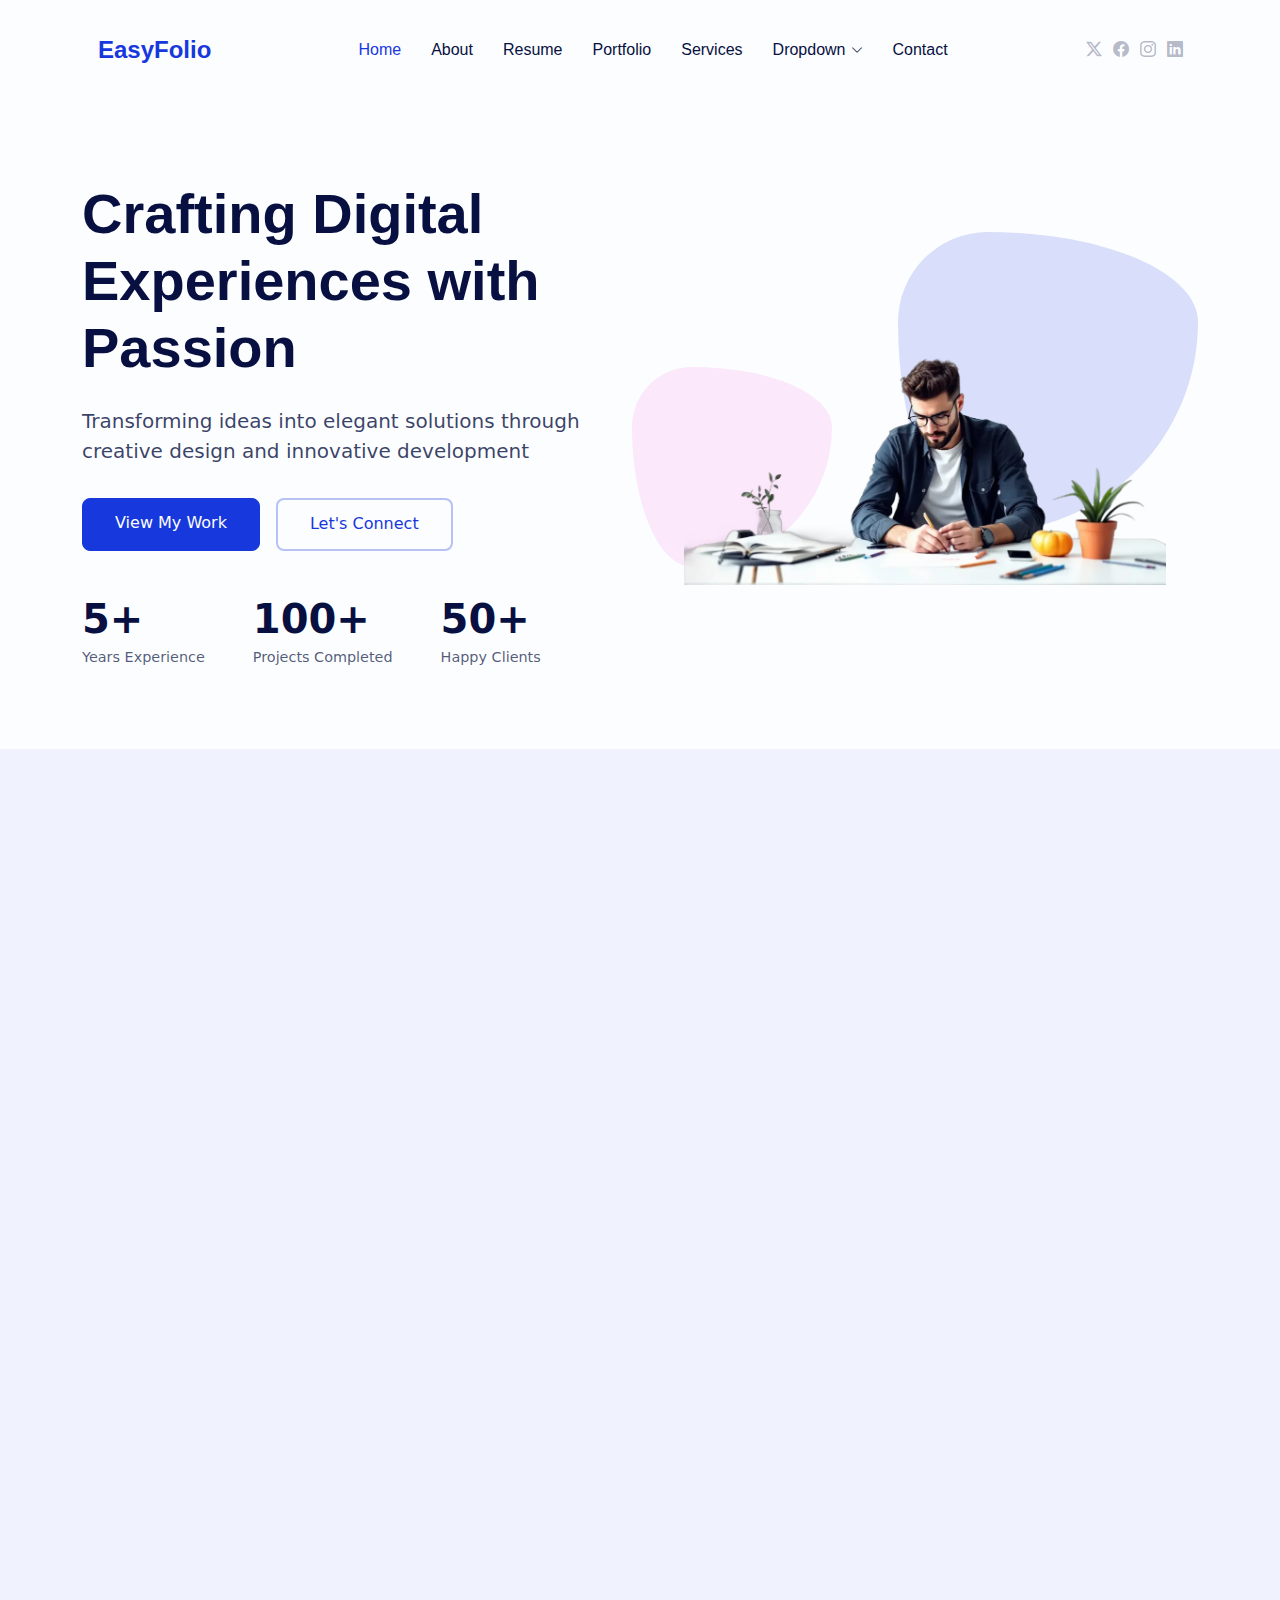
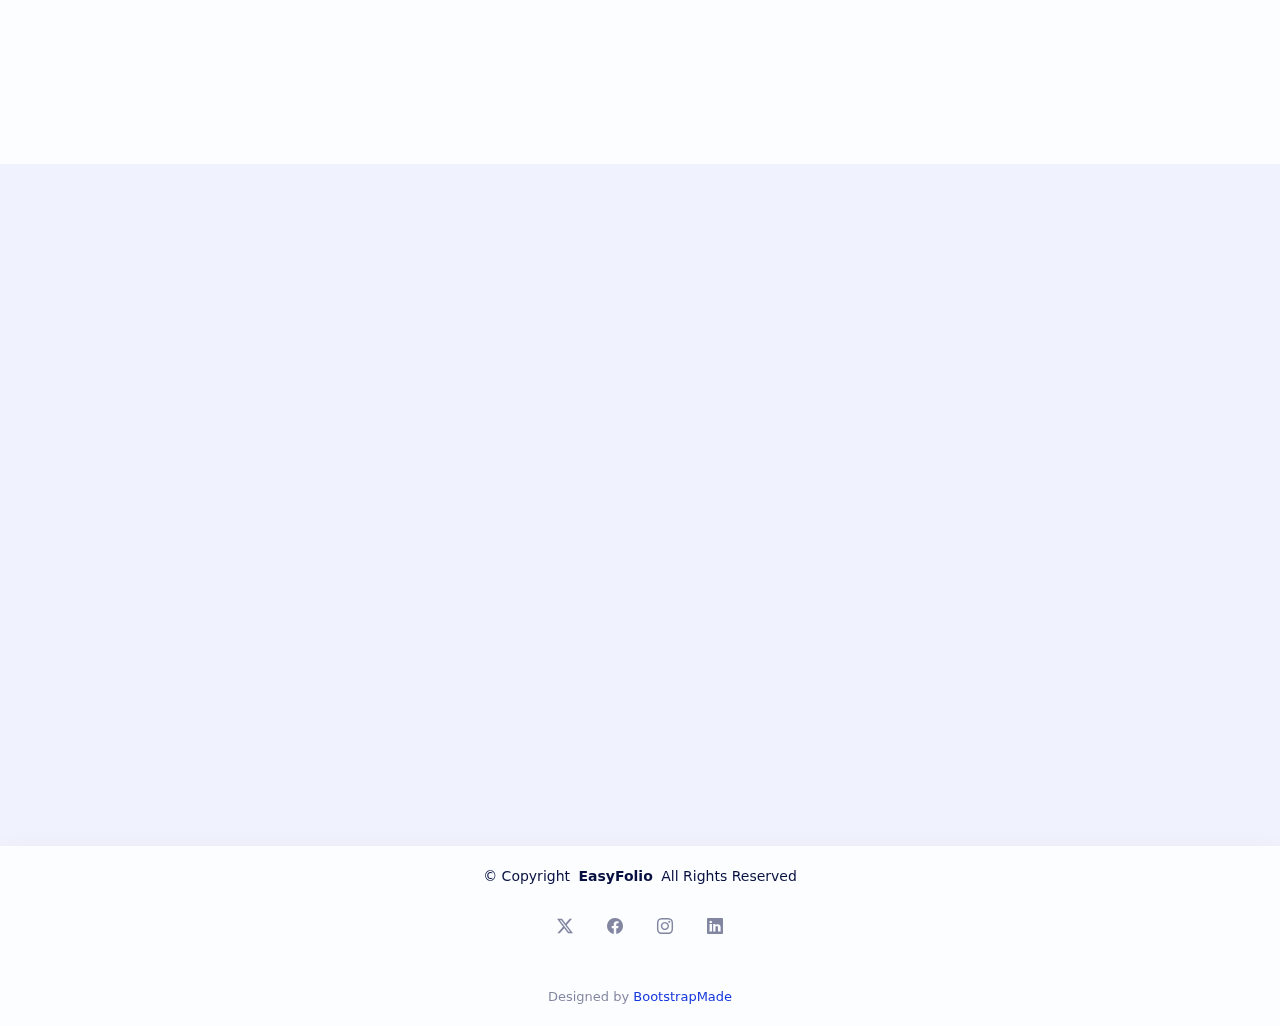
<file: index.html>
<!DOCTYPE html>
<html lang="en">

<head>
  <meta charset="utf-8">
  <meta content="width=device-width, initial-scale=1.0" name="viewport">
  <title>Index - EasyFolio Bootstrap Template</title>
  <meta name="description" content="">
  <meta name="keywords" content="">

  <!-- Favicons -->
  <link href="assets/img/favicon.png" rel="icon">
  <link href="assets/img/apple-touch-icon.png" rel="apple-touch-icon">

  <!-- Fonts -->
  <link href="https://fonts.googleapis.com" rel="preconnect">
  <link href="https://fonts.gstatic.com" rel="preconnect" crossorigin>
  <link href="https://fonts.googleapis.com/css2?family=Roboto:ital,wght@0,100;0,300;0,400;0,500;0,700;0,900;1,100;1,300;1,400;1,500;1,700;1,900&family=Noto+Sans:ital,wght@0,100;0,200;0,300;0,400;0,500;0,600;0,700;0,800;0,900;1,100;1,200;1,300;1,400;1,500;1,600;1,700;1,800;1,900&family=Questrial:wght@400&display=swap" rel="stylesheet">

  <!-- Vendor CSS Files -->
  <link href="assets/vendor/bootstrap/css/bootstrap.min.css" rel="stylesheet">
  <link href="assets/vendor/bootstrap-icons/bootstrap-icons.css" rel="stylesheet">
  <link href="assets/vendor/aos/aos.css" rel="stylesheet">
  <link href="assets/vendor/glightbox/css/glightbox.min.css" rel="stylesheet">
  <link href="assets/vendor/swiper/swiper-bundle.min.css" rel="stylesheet">

  <!-- Main CSS File -->
  <link href="assets/css/main.css" rel="stylesheet">

  <!-- =======================================================
  * Template Name: EasyFolio
  * Template URL: https://bootstrapmade.com/easyfolio-bootstrap-portfolio-template/
  * Updated: Feb 21 2025 with Bootstrap v5.3.3
  * Author: BootstrapMade.com
  * License: https://bootstrapmade.com/license/
  ======================================================== -->
</head>

<body class="index-page">

  <header id="header" class="header d-flex align-items-center sticky-top">
    <div class="header-container container-fluid container-xl position-relative d-flex align-items-center justify-content-between">

      <a href="index.html" class="logo d-flex align-items-center me-auto me-xl-0">
        <!-- Uncomment the line below if you also wish to use an image logo -->
        <!-- <img src="assets/img/logo.webp" alt=""> -->
        <h1 class="sitename">EasyFolio</h1>
      </a>

      <nav id="navmenu" class="navmenu">
        <ul>
          <li><a href="#hero" class="active">Home</a></li>
          <li><a href="#about">About</a></li>
          <li><a href="#resume">Resume</a></li>
          <li><a href="#portfolio">Portfolio</a></li>
          <li><a href="#services">Services</a></li>
          <li class="dropdown"><a href="#"><span>Dropdown</span> <i class="bi bi-chevron-down toggle-dropdown"></i></a>
            <ul>
              <li><a href="#">Dropdown 1</a></li>
              <li class="dropdown"><a href="#"><span>Deep Dropdown</span> <i class="bi bi-chevron-down toggle-dropdown"></i></a>
                <ul>
                  <li><a href="#">Deep Dropdown 1</a></li>
                  <li><a href="#">Deep Dropdown 2</a></li>
                  <li><a href="#">Deep Dropdown 3</a></li>
                  <li><a href="#">Deep Dropdown 4</a></li>
                  <li><a href="#">Deep Dropdown 5</a></li>
                </ul>
              </li>
              <li><a href="#">Dropdown 2</a></li>
              <li><a href="#">Dropdown 3</a></li>
              <li><a href="#">Dropdown 4</a></li>
            </ul>
          </li>
          <li><a href="#contact">Contact</a></li>
        </ul>
        <i class="mobile-nav-toggle d-xl-none bi bi-list"></i>
      </nav>

      <div class="header-social-links">
        <a href="#" class="twitter"><i class="bi bi-twitter-x"></i></a>
        <a href="#" class="facebook"><i class="bi bi-facebook"></i></a>
        <a href="#" class="instagram"><i class="bi bi-instagram"></i></a>
        <a href="#" class="linkedin"><i class="bi bi-linkedin"></i></a>
      </div>

    </div>
  </header>

  <main class="main">

    <!-- Hero Section -->
    <section id="hero" class="hero section">

      <div class="container" data-aos="fade-up" data-aos-delay="100">

        <div class="row align-items-center content">
          <div class="col-lg-6" data-aos="fade-up" data-aos-delay="200">
            <h2>Crafting Digital Experiences with Passion</h2>
            <p class="lead">Transforming ideas into elegant solutions through creative design and innovative development</p>
            <div class="cta-buttons" data-aos="fade-up" data-aos-delay="300">
              <a href="#portfolio" class="btn btn-primary">View My Work</a>
              <a href="#contact" class="btn btn-outline">Let's Connect</a>
            </div>
            <div class="hero-stats" data-aos="fade-up" data-aos-delay="400">
              <div class="stat-item">
                <span class="stat-number">5+</span>
                <span class="stat-label">Years Experience</span>
              </div>
              <div class="stat-item">
                <span class="stat-number">100+</span>
                <span class="stat-label">Projects Completed</span>
              </div>
              <div class="stat-item">
                <span class="stat-number">50+</span>
                <span class="stat-label">Happy Clients</span>
              </div>
            </div>
          </div>
          <div class="col-lg-6">
            <div class="hero-image">
              <img src="assets/img/profile/profile-1.webp" alt="Portfolio Hero Image" class="img-fluid" data-aos="zoom-out" data-aos-delay="300">
              <div class="shape-1"></div>
              <div class="shape-2"></div>
            </div>
          </div>
        </div>

      </div>

    </section><!-- /Hero Section -->

    <!-- About Section -->
    <section id="about" class="about section light-background">

      <!-- Section Title -->
      <div class="container section-title" data-aos="fade-up">
        <h2>About</h2>
        <div class="title-shape">
          <svg viewBox="0 0 200 20" xmlns="http://www.w3.org/2000/svg">
            <path d="M 0,10 C 40,0 60,20 100,10 C 140,0 160,20 200,10" fill="none" stroke="currentColor" stroke-width="2"></path>
          </svg>
        </div>
        <p>Quis autem vel eum iure reprehenderit qui in ea voluptate velit esse quam nihil molestiae consequatur vel illum qui dolorem</p>
      </div><!-- End Section Title -->

      <div class="container" data-aos="fade-up" data-aos-delay="100">

        <div class="row align-items-center">
          <div class="col-lg-6 position-relative" data-aos="fade-right" data-aos-delay="200">
            <div class="about-image">
              <img src="assets/img/profile/profile-square-2.webp" alt="Profile Image" class="img-fluid rounded-4">
            </div>
          </div>

          <div class="col-lg-6" data-aos="fade-left" data-aos-delay="300">
            <div class="about-content">
              <span class="subtitle">About Me</span>

              <h2>UI/UX Designer &amp; Web Developer</h2>

              <p class="lead mb-4">Nemo enim ipsam voluptatem quia voluptas sit aspernatur aut odit aut fugit, sed quia consequuntur magni dolores eos qui ratione voluptatem sequi nesciunt.</p>

              <p class="mb-4">Neque porro quisquam est, qui dolorem ipsum quia dolor sit amet</p>

              <div class="personal-info">
                <div class="row g-4">
                  <div class="col-6">
                    <div class="info-item">
                      <span class="label">Name</span>
                      <span class="value">Eliot Johnson</span>
                    </div>
                  </div>

                  <div class="col-6">
                    <div class="info-item">
                      <span class="label">Phone</span>
                      <span class="value">+123 456 7890</span>
                    </div>
                  </div>

                  <div class="col-6">
                    <div class="info-item">
                      <span class="label">Age</span>
                      <span class="value">26 Years</span>
                    </div>
                  </div>

                  <div class="col-6">
                    <div class="info-item">
                      <span class="label">Email</span>
                      <span class="value">email@example.com</span>
                    </div>
                  </div>

                  <div class="col-6">
                    <div class="info-item">
                      <span class="label">Occupation</span>
                      <span class="value">Lorem Engineer</span>
                    </div>
                  </div>

                  <div class="col-6">
                    <div class="info-item">
                      <span class="label">Nationality</span>
                      <span class="value">Ipsum</span>
                    </div>
                  </div>
                </div>
              </div>

              <div class="signature mt-4">
                <div class="signature-image">
                  <img src="assets/img/misc/signature-1.webp" alt="" class="img-fluid">
                </div>
                <div class="signature-info">
                  <h4>Eliot Johnson</h4>
                  <p>Adipiscing Elit, Lorem Ipsum</p>
                </div>
              </div>
            </div>
          </div>
        </div>

      </div>

    </section><!-- /About Section -->

    <!-- Skills Section -->
    <section id="skills" class="skills section">

      <div class="container" data-aos="fade-up" data-aos-delay="100">

        <div class="row g-4 skills-animation">

          <div class="col-md-6 col-lg-3" data-aos="fade-up" data-aos-delay="100">
            <div class="skill-box">
              <h3>HTML</h3>
              <p>Sed ut perspiciatis unde omnis iste natus error sit voluptatem.</p>
              <span class="text-end d-block">90%</span>
              <div class="progress">
                <div class="progress-bar" role="progressbar" aria-valuenow="90" aria-valuemin="0" aria-valuemax="100"></div>
              </div>
            </div>
          </div>

          <div class="col-md-6 col-lg-3" data-aos="fade-up" data-aos-delay="200">
            <div class="skill-box">
              <h3>CSS</h3>
              <p>Nemo enim ipsam voluptatem quia voluptas sit aspernatur.</p>
              <span class="text-end d-block">90%</span>
              <div class="progress">
                <div class="progress-bar" role="progressbar" aria-valuenow="95" aria-valuemin="0" aria-valuemax="100"></div>
              </div>
            </div>
          </div>

          <div class="col-md-6 col-lg-3" data-aos="fade-up" data-aos-delay="300">
            <div class="skill-box">
              <h3>JavaScript</h3>
              <p>Neque porro quisquam est qui dolorem ipsum quia dolor.</p>
              <span class="text-end d-block">80%</span>
              <div class="progress">
                <div class="progress-bar" role="progressbar" aria-valuenow="80" aria-valuemin="0" aria-valuemax="100"></div>
              </div>
            </div>
          </div>

          <div class="col-md-6 col-lg-3" data-aos="fade-up" data-aos-delay="400">
            <div class="skill-box">
              <h3>Photoshop</h3>
              <p>Quis autem vel eum iure reprehenderit qui in ea voluptate.</p>
              <span class="text-end d-block">55%</span>
              <div class="progress">
                <div class="progress-bar" role="progressbar" aria-valuenow="55" aria-valuemin="0" aria-valuemax="100">
                </div>
              </div>
            </div>
          </div>

        </div>

      </div>

    </section><!-- /Skills Section -->

    <!-- Resume Section -->
    <section id="resume" class="resume section">

      <!-- Section Title -->
      <div class="container section-title" data-aos="fade-up">
        <h2>Resume</h2>
        <div class="title-shape">
          <svg viewBox="0 0 200 20" xmlns="http://www.w3.org/2000/svg">
            <path d="M 0,10 C 40,0 60,20 100,10 C 140,0 160,20 200,10" fill="none" stroke="currentColor" stroke-width="2"></path>
          </svg>
        </div>
        <p>Quis autem vel eum iure reprehenderit qui in ea voluptate velit esse quam nihil molestiae consequatur vel illum qui dolorem</p>
      </div><!-- End Section Title -->

      <div class="container" data-aos="fade-up" data-aos-delay="100">

        <div class="row">
          <div class="col-12">
            <div class="resume-wrapper">
              <div class="resume-block" data-aos="fade-up">
                <h2>Work Experience</h2>
                <p class="lead">Maecenas tempus tellus eget condimentum rhoncus sem quam semper libero sit amet adipiscing sem neque sed ipsum.</p>

                <div class="timeline">
                  <div class="timeline-item" data-aos="fade-up" data-aos-delay="200">
                    <div class="timeline-left">
                      <h4 class="company">Etiam Industries</h4>
                      <span class="period">Jun, 2023 - Current</span>
                    </div>
                    <div class="timeline-dot"></div>
                    <div class="timeline-right">
                      <h3 class="position">Project Lead</h3>
                      <p class="description">Quia nobis sequi est occaecati aut. Repudiandae et iusto quae reiciendis et quis Eius vel ratione eius unde vitae rerum voluptates asperiores voluptatem Earum molestiae consequatur neque etlon sader mart dila</p>
                    </div>
                  </div>

                  <div class="timeline-item" data-aos="fade-up" data-aos-delay="300">
                    <div class="timeline-left">
                      <h4 class="company">Nullam Corp</h4>
                      <span class="period">2019 - 2023</span>
                    </div>
                    <div class="timeline-dot"></div>
                    <div class="timeline-right">
                      <h3 class="position">Senior graphic design specialist</h3>
                      <p class="description">
                        Curabitur ullamcorper ultricies nisi nam eget dui etiam rhoncus maecenas tempus.
                      </p>
                      <ul>
                        <li>Lead in the design, development, and implementation of the graphic, layout, and production communication materials</li>
                        <li>Delegate tasks to the 7 members of the design team and provide counsel on all aspects of the project. </li>
                        <li>Supervise the assessment of all graphic materials in order to ensure quality and accuracy of the design</li>
                        <li>Oversee the efficient use of production project budgets ranging from $2,000 - $25,000</li>
                      </ul>
                      <p></p>
                    </div>
                  </div>

                  <div class="timeline-item" data-aos="fade-up" data-aos-delay="400">
                    <div class="timeline-left">
                      <h4 class="company">Stepping Stone Ltd.</h4>
                      <span class="period">2015-2019</span>
                    </div>
                    <div class="timeline-dot"></div>
                    <div class="timeline-right">
                      <h3 class="position">Graphic design specialist</h3>
                      <p class="description">Curabitur ullamcorper ultricies nisi nam eget dui etiam rhoncus maecenas tempus.</p>
                    </div>
                  </div>
                </div>
              </div>

              <div class="resume-block" data-aos="fade-up" data-aos-delay="100">
                <h2>My Education</h2>
                <p class="lead">Maecenas tempus tellus eget condimentum rhoncus sem quam semper libero sit amet adipiscing.</p>

                <div class="timeline">
                  <div class="timeline-item" data-aos="fade-up" data-aos-delay="200">
                    <div class="timeline-left">
                      <h4 class="company">Vestibulum University</h4>
                      <span class="period">2017-2019</span>
                    </div>
                    <div class="timeline-dot"></div>
                    <div class="timeline-right">
                      <h3 class="position">Diploma in Consequat</h3>
                      <p class="description">Curabitur ullamcorper ultricies nisi nam eget dui etiam rhoncus maecenas tempus.</p>
                    </div>
                  </div>

                  <div class="timeline-item" data-aos="fade-up" data-aos-delay="300">
                    <div class="timeline-left">
                      <h4 class="company">Nullam Corp</h4>
                      <span class="period">2019 - 2023</span>
                    </div>
                    <div class="timeline-dot"></div>
                    <div class="timeline-right">
                      <h3 class="position">Master of Fine Arts &amp; Graphic Design</h3>
                      <p class="description">Curabitur ullamcorper ultricies nisi nam eget dui etiam rhoncus maecenas tempus.</p>
                    </div>
                  </div>

                  <div class="timeline-item" data-aos="fade-up" data-aos-delay="400">
                    <div class="timeline-left">
                      <h4 class="company">Vestibulum University</h4>
                      <span class="period">2015-2019</span>
                    </div>
                    <div class="timeline-dot"></div>
                    <div class="timeline-right">
                      <h3 class="position">Bachelor of Fine Arts &amp; Graphic Design</h3>
                      <p class="description">Curabitur ullamcorper ultricies nisi nam eget dui etiam rhoncus maecenas tempus.</p>
                    </div>
                  </div>
                </div>
              </div>
            </div>
          </div>
        </div>

      </div>

    </section><!-- /Resume Section -->

    <!-- Portfolio Section -->
    <section id="portfolio" class="portfolio section">

      <!-- Section Title -->
      <div class="container section-title" data-aos="fade-up">
        <h2>Portfolio</h2>
        <div class="title-shape">
          <svg viewBox="0 0 200 20" xmlns="http://www.w3.org/2000/svg">
            <path d="M 0,10 C 40,0 60,20 100,10 C 140,0 160,20 200,10" fill="none" stroke="currentColor" stroke-width="2"></path>
          </svg>
        </div>
        <p>Quis autem vel eum iure reprehenderit qui in ea voluptate velit esse quam nihil molestiae consequatur vel illum qui dolorem</p>
      </div><!-- End Section Title -->

      <div class="container" data-aos="fade-up" data-aos-delay="100">

        <div class="isotope-layout" data-default-filter="*" data-layout="masonry" data-sort="original-order">

          <div class="portfolio-filters-container" data-aos="fade-up" data-aos-delay="200">
            <ul class="portfolio-filters isotope-filters">
              <li data-filter="*" class="filter-active">All Work</li>
              <li data-filter=".filter-web">Web Design</li>
              <li data-filter=".filter-graphics">Graphics</li>
              <li data-filter=".filter-motion">Motion</li>
              <li data-filter=".filter-brand">Branding</li>
            </ul>
          </div>

          <div class="row g-4 isotope-container" data-aos="fade-up" data-aos-delay="300">

            <div class="col-lg-6 col-md-6 portfolio-item isotope-item filter-web">
              <div class="portfolio-card">
                <div class="portfolio-image">
                  <img src="assets/img/portfolio/portfolio-1.webp" class="img-fluid" alt="" loading="lazy">
                  <div class="portfolio-overlay">
                    <div class="portfolio-actions">
                      <a href="assets/img/portfolio/portfolio-1.webp" class="glightbox preview-link" data-gallery="portfolio-gallery-web"><i class="bi bi-eye"></i></a>
                      <a href="portfolio-details.html" class="details-link"><i class="bi bi-arrow-right"></i></a>
                    </div>
                  </div>
                </div>
                <div class="portfolio-content">
                  <span class="category">Web Design</span>
                  <h3>Modern Dashboard Interface</h3>
                  <p>Maecenas faucibus mollis interdum sed posuere consectetur est at lobortis.</p>
                </div>
              </div>
            </div><!-- End Portfolio Item -->

            <div class="col-lg-6 col-md-6 portfolio-item isotope-item filter-graphics">
              <div class="portfolio-card">
                <div class="portfolio-image">
                  <img src="assets/img/portfolio/portfolio-10.webp" class="img-fluid" alt="" loading="lazy">
                  <div class="portfolio-overlay">
                    <div class="portfolio-actions">
                      <a href="assets/img/portfolio/portfolio-10.webp" class="glightbox preview-link" data-gallery="portfolio-gallery-graphics"><i class="bi bi-eye"></i></a>
                      <a href="portfolio-details.html" class="details-link"><i class="bi bi-arrow-right"></i></a>
                    </div>
                  </div>
                </div>
                <div class="portfolio-content">
                  <span class="category">Graphics</span>
                  <h3>Creative Brand Identity</h3>
                  <p>Vestibulum id ligula porta felis euismod semper at vulputate.</p>
                </div>
              </div>
            </div><!-- End Portfolio Item -->

            <div class="col-lg-6 col-md-6 portfolio-item isotope-item filter-motion">
              <div class="portfolio-card">
                <div class="portfolio-image">
                  <img src="assets/img/portfolio/portfolio-7.webp" class="img-fluid" alt="" loading="lazy">
                  <div class="portfolio-overlay">
                    <div class="portfolio-actions">
                      <a href="assets/img/portfolio/portfolio-7.webp" class="glightbox preview-link" data-gallery="portfolio-gallery-motion"><i class="bi bi-eye"></i></a>
                      <a href="portfolio-details.html" class="details-link"><i class="bi bi-arrow-right"></i></a>
                    </div>
                  </div>
                </div>
                <div class="portfolio-content">
                  <span class="category">Motion</span>
                  <h3>Product Animation Reel</h3>
                  <p>Donec ullamcorper nulla non metus auctor fringilla dapibus.</p>
                </div>
              </div>
            </div><!-- End Portfolio Item -->

            <div class="col-lg-6 col-md-6 portfolio-item isotope-item filter-brand">
              <div class="portfolio-card">
                <div class="portfolio-image">
                  <img src="assets/img/portfolio/portfolio-4.webp" class="img-fluid" alt="" loading="lazy">
                  <div class="portfolio-overlay">
                    <div class="portfolio-actions">
                      <a href="assets/img/portfolio/portfolio-4.webp" class="glightbox preview-link" data-gallery="portfolio-gallery-brand"><i class="bi bi-eye"></i></a>
                      <a href="portfolio-details.html" class="details-link"><i class="bi bi-arrow-right"></i></a>
                    </div>
                  </div>
                </div>
                <div class="portfolio-content">
                  <span class="category">Branding</span>
                  <h3>Luxury Brand Package</h3>
                  <p>Aenean lacinia bibendum nulla sed consectetur elit.</p>
                </div>
              </div>
            </div><!-- End Portfolio Item -->

            <div class="col-lg-6 col-md-6 portfolio-item isotope-item filter-web">
              <div class="portfolio-card">
                <div class="portfolio-image">
                  <img src="assets/img/portfolio/portfolio-2.webp" class="img-fluid" alt="" loading="lazy">
                  <div class="portfolio-overlay">
                    <div class="portfolio-actions">
                      <a href="assets/img/portfolio/portfolio-2.webp" class="glightbox preview-link" data-gallery="portfolio-gallery-web"><i class="bi bi-eye"></i></a>
                      <a href="portfolio-details.html" class="details-link"><i class="bi bi-arrow-right"></i></a>
                    </div>
                  </div>
                </div>
                <div class="portfolio-content">
                  <span class="category">Web Design</span>
                  <h3>E-commerce Platform</h3>
                  <p>Nullam id dolor id nibh ultricies vehicula ut id elit.</p>
                </div>
              </div>
            </div><!-- End Portfolio Item -->

            <div class="col-lg-6 col-md-6 portfolio-item isotope-item filter-graphics">
              <div class="portfolio-card">
                <div class="portfolio-image">
                  <img src="assets/img/portfolio/portfolio-11.webp" class="img-fluid" alt="" loading="lazy">
                  <div class="portfolio-overlay">
                    <div class="portfolio-actions">
                      <a href="assets/img/portfolio/portfolio-11.webp" class="glightbox preview-link" data-gallery="portfolio-gallery-graphics"><i class="bi bi-eye"></i></a>
                      <a href="portfolio-details.html" class="details-link"><i class="bi bi-arrow-right"></i></a>
                    </div>
                  </div>
                </div>
                <div class="portfolio-content">
                  <span class="category">Graphics</span>
                  <h3>Digital Art Collection</h3>
                  <p>Cras mattis consectetur purus sit amet fermentum.</p>
                </div>
              </div>
            </div><!-- End Portfolio Item -->

          </div><!-- End Portfolio Container -->

        </div>

      </div>

    </section><!-- /Portfolio Section -->

    <!-- Testimonials Section -->
    <section id="testimonials" class="testimonials section light-background">

      <!-- Section Title -->
      <div class="container section-title" data-aos="fade-up">
        <h2>Testimonials</h2>
        <div class="title-shape">
          <svg viewBox="0 0 200 20" xmlns="http://www.w3.org/2000/svg">
            <path d="M 0,10 C 40,0 60,20 100,10 C 140,0 160,20 200,10" fill="none" stroke="currentColor" stroke-width="2"></path>
          </svg>
        </div>
        <p>Quis autem vel eum iure reprehenderit qui in ea voluptate velit esse quam nihil molestiae consequatur vel illum qui dolorem</p>
      </div><!-- End Section Title -->

      <div class="container" data-aos="fade-up" data-aos-delay="100">

        <div class="testimonials-slider swiper init-swiper">
          <script type="application/json" class="swiper-config">
            {
              "slidesPerView": 1,
              "loop": true,
              "speed": 600,
              "autoplay": {
                "delay": 5000
              },
              "navigation": {
                "nextEl": ".swiper-button-next",
                "prevEl": ".swiper-button-prev"
              }
            }
          </script>

          <div class="swiper-wrapper">

            <div class="swiper-slide">
              <div class="testimonial-item">
                <div class="row">
                  <div class="col-lg-8">
                    <h2>Sed ut perspiciatis unde omnis</h2>
                    <p>
                      Proin iaculis purus consequat sem cure digni ssim donec porttitora entum suscipit rhoncus. Accusantium quam, ultricies eget id, aliquam eget nibh et. Maecen aliquam, risus at semper.
                    </p>
                    <p>
                      Beatae magnam dolore quia ipsum. Voluptatem totam et qui dolore dignissimos. Amet quia sapiente laudantium nihil illo et assumenda sit cupiditate. Nam perspiciatis perferendis minus consequatur. Enim ut eos quo.
                    </p>
                    <div class="profile d-flex align-items-center">
                      <img src="assets/img/person/person-m-7.webp" class="profile-img" alt="">
                      <div class="profile-info">
                        <h3>Saul Goodman</h3>
                        <span>Client</span>
                      </div>
                    </div>
                  </div>
                  <div class="col-lg-4 d-none d-lg-block">
                    <div class="featured-img-wrapper">
                      <img src="assets/img/person/person-m-7.webp" class="featured-img" alt="">
                    </div>
                  </div>
                </div>
              </div>
            </div><!-- End Testimonial Item -->

            <div class="swiper-slide">
              <div class="testimonial-item">
                <div class="row">
                  <div class="col-lg-8">
                    <h2>Nemo enim ipsam voluptatem</h2>
                    <p>
                      Export tempor illum tamen malis malis eram quae irure esse labore quem cillum quid cillum eram malis quorum velit fore eram velit sunt aliqua noster fugiat irure amet legam anim culpa.
                    </p>
                    <p>
                      Dolorem excepturi esse qui amet maxime quibusdam aut repellendus voluptatum. Corrupti enim a repellat cumque est laborum fuga consequuntur. Dolorem nostrum deleniti quas voluptatem iure dolorum rerum. Repudiandae doloribus ut repellat harum vero aut. Modi aut velit aperiam aspernatur odit ut vitae.
                    </p>
                    <div class="profile d-flex align-items-center">
                      <img src="assets/img/person/person-f-8.webp" class="profile-img" alt="">
                      <div class="profile-info">
                        <h3>Sara Wilsson</h3>
                        <span>Designer</span>
                      </div>
                    </div>
                  </div>
                  <div class="col-lg-4 d-none d-lg-block">
                    <div class="featured-img-wrapper">
                      <img src="assets/img/person/person-f-8.webp" class="featured-img" alt="">
                    </div>
                  </div>
                </div>
              </div>
            </div><!-- End Testimonial Item -->

            <div class="swiper-slide">
              <div class="testimonial-item">
                <div class="row">
                  <div class="col-lg-8">
                    <h2>
                      Labore nostrum eos impedit
                    </h2>
                    <p>
                      Fugiat enim eram quae cillum dolore dolor amet nulla culpa multos export minim fugiat minim velit minim dolor enim duis veniam ipsum anim magna sunt elit fore quem dolore labore illum veniam.
                    </p>
                    <p>
                      Itaque ut explicabo vero occaecati est quam rerum sed. Numquam tempora aut aut quaerat quia illum. Nobis quia autem odit ipsam numquam. Doloribus sit sint corporis eius totam fuga. Hic nostrum suscipit corrupti nam expedita adipisci aut optio.
                    </p>
                    <div class="profile d-flex align-items-center">
                      <img src="assets/img/person/person-m-9.webp" class="profile-img" alt="">
                      <div class="profile-info">
                        <h3>Matt Brandon</h3>
                        <span>Freelancer</span>
                      </div>
                    </div>
                  </div>
                  <div class="col-lg-4 d-none d-lg-block">
                    <div class="featured-img-wrapper">
                      <img src="assets/img/person/person-m-9.webp" class="featured-img" alt="">
                    </div>
                  </div>
                </div>
              </div>
            </div><!-- End Testimonial Item -->

            <div class="swiper-slide">
              <div class="testimonial-item">
                <div class="row">
                  <div class="col-lg-8">
                    <h2>Impedit dolor facilis nulla</h2>
                    <p>
                      Enim nisi quem export duis labore cillum quae magna enim sint quorum nulla quem veniam duis minim tempor labore quem eram duis noster aute amet eram fore quis sint minim.
                    </p>
                    <p>
                      Omnis aspernatur accusantium qui delectus praesentium repellendus. Facilis sint odio aspernatur voluptas commodi qui qui qui pariatur. Corrupti deleniti itaque quaerat ipsum deleniti culpa tempora tempore. Et consequatur exercitationem hic aspernatur nobis est voluptatibus architecto laborum.
                    </p>
                    <div class="profile d-flex align-items-center">
                      <img src="assets/img/person/person-f-10.webp" class="profile-img" alt="">
                      <div class="profile-info">
                        <h3>Jena Karlis</h3>
                        <span>Store Owner</span>
                      </div>
                    </div>
                  </div>
                  <div class="col-lg-4 d-none d-lg-block">
                    <div class="featured-img-wrapper">
                      <img src="assets/img/person/person-f-10.webp" class="featured-img" alt="">
                    </div>
                  </div>
                </div>
              </div>
            </div><!-- End Testimonial Item -->

          </div>

          <div class="swiper-navigation w-100 d-flex align-items-center justify-content-center">
            <div class="swiper-button-prev"></div>
            <div class="swiper-button-next"></div>
          </div>

        </div>

      </div>

    </section><!-- /Testimonials Section -->

    <!-- Services Section -->
    <section id="services" class="services section">

      <!-- Section Title -->
      <div class="container section-title" data-aos="fade-up">
        <h2>Services</h2>
        <div class="title-shape">
          <svg viewBox="0 0 200 20" xmlns="http://www.w3.org/2000/svg">
            <path d="M 0,10 C 40,0 60,20 100,10 C 140,0 160,20 200,10" fill="none" stroke="currentColor" stroke-width="2"></path>
          </svg>
        </div>
        <p>Quis autem vel eum iure reprehenderit qui in ea voluptate velit esse quam nihil molestiae consequatur vel illum qui dolorem</p>
      </div><!-- End Section Title -->

      <div class="container" data-aos="fade-up" data-aos-delay="100">

        <div class="row align-items-center">
          <div class="col-lg-4 mb-5 mb-lg-0">
            <h2 class="fw-bold mb-4 servies-title">Consectetur adipiscing elit sed do eiusmod tempor</h2>
            <p class="mb-4">Nulla metus metus ullamcorper vel tincidunt sed euismod nibh volutpat velit class aptent taciti sociosqu ad litora.</p>
            <a href="#" class="btn btn-outline-primary">See all services</a>
          </div>
          <div class="col-lg-8">
            <div class="row g-4">

              <div class="col-md-6" data-aos="fade-up" data-aos-delay="200">
                <div class="service-item">
                  <i class="bi bi-activity icon"></i>
                  <h3><a href="service-details.html">Eget nulla facilisi etiam</a></h3>
                  <p>Vestibulum morbi blandit cursus risus at ultrices mi tempus imperdiet nulla.</p>
                </div>
              </div><!-- End Service Item -->

              <div class="col-md-6" data-aos="fade-up" data-aos-delay="300">
                <div class="service-item">
                  <i class="bi bi-easel icon"></i>
                  <h3><a href="service-details.html">Duis aute irure dolor</a></h3>
                  <p>Auctor neque vitae tempus quam pellentesque nec nam aliquam sem et tortor.</p>
                </div>
              </div><!-- End Service Item -->

              <div class="col-md-6" data-aos="fade-up" data-aos-delay="400">
                <div class="service-item">
                  <i class="bi bi-broadcast icon"></i>
                  <h3><a href="service-details.html">Excepteur sint occaecat</a></h3>
                  <p>At vero eos et accusamus et iusto odio dignissimos ducimus qui blanditiis praesentium.</p>
                </div>
              </div><!-- End Service Item -->

              <div class="col-md-6" data-aos="fade-up" data-aos-delay="500">
                <div class="service-item">
                  <i class="bi bi-bounding-box-circles icon"></i>
                  <h3><a href="service-details.html">Tempor incididunt ut labore</a></h3>
                  <p>Ullamco laboris nisi ut aliquip ex ea commodo consequat duis aute irure dolor.</p>
                </div>
              </div><!-- End Service Item -->

            </div>
          </div>
        </div>

      </div>

    </section><!-- /Services Section -->

    <!-- Faq Section -->
    <section id="faq" class="faq section">

      <!-- Section Title -->
      <div class="container section-title" data-aos="fade-up">
        <h2>Frequently Asked Questions</h2>
        <div class="title-shape">
          <svg viewBox="0 0 200 20" xmlns="http://www.w3.org/2000/svg">
            <path d="M 0,10 C 40,0 60,20 100,10 C 140,0 160,20 200,10" fill="none" stroke="currentColor" stroke-width="2"></path>
          </svg>
        </div>
        <p>Quis autem vel eum iure reprehenderit qui in ea voluptate velit esse quam nihil molestiae consequatur vel illum qui dolorem</p>
      </div><!-- End Section Title -->

      <div class="container">

        <div class="row justify-content-center">

          <div class="col-lg-10" data-aos="fade-up" data-aos-delay="100">

            <div class="faq-container">

              <div class="faq-item faq-active">
                <h3>Non consectetur a erat nam at lectus urna duis?</h3>
                <div class="faq-content">
                  <p>Feugiat pretium nibh ipsum consequat. Tempus iaculis urna id volutpat lacus laoreet non curabitur gravida. Venenatis lectus magna fringilla urna porttitor rhoncus dolor purus non.</p>
                </div>
                <i class="faq-toggle bi bi-chevron-right"></i>
              </div><!-- End Faq item-->

              <div class="faq-item">
                <h3>Feugiat scelerisque varius morbi enim nunc faucibus?</h3>
                <div class="faq-content">
                  <p>Dolor sit amet consectetur adipiscing elit pellentesque habitant morbi. Id interdum velit laoreet id donec ultrices. Fringilla phasellus faucibus scelerisque eleifend donec pretium. Est pellentesque elit ullamcorper dignissim. Mauris ultrices eros in cursus turpis massa tincidunt dui.</p>
                </div>
                <i class="faq-toggle bi bi-chevron-right"></i>
              </div><!-- End Faq item-->

              <div class="faq-item">
                <h3>Dolor sit amet consectetur adipiscing elit pellentesque?</h3>
                <div class="faq-content">
                  <p>Eleifend mi in nulla posuere sollicitudin aliquam ultrices sagittis orci. Faucibus pulvinar elementum integer enim. Sem nulla pharetra diam sit amet nisl suscipit. Rutrum tellus pellentesque eu tincidunt. Lectus urna duis convallis convallis tellus. Urna molestie at elementum eu facilisis sed odio morbi quis</p>
                </div>
                <i class="faq-toggle bi bi-chevron-right"></i>
              </div><!-- End Faq item-->

              <div class="faq-item">
                <h3>Ac odio tempor orci dapibus. Aliquam eleifend mi in nulla?</h3>
                <div class="faq-content">
                  <p>Dolor sit amet consectetur adipiscing elit pellentesque habitant morbi. Id interdum velit laoreet id donec ultrices. Fringilla phasellus faucibus scelerisque eleifend donec pretium. Est pellentesque elit ullamcorper dignissim. Mauris ultrices eros in cursus turpis massa tincidunt dui.</p>
                </div>
                <i class="faq-toggle bi bi-chevron-right"></i>
              </div><!-- End Faq item-->

              <div class="faq-item">
                <h3>Tempus quam pellentesque nec nam aliquam sem et tortor?</h3>
                <div class="faq-content">
                  <p>Molestie a iaculis at erat pellentesque adipiscing commodo. Dignissim suspendisse in est ante in. Nunc vel risus commodo viverra maecenas accumsan. Sit amet nisl suscipit adipiscing bibendum est. Purus gravida quis blandit turpis cursus in</p>
                </div>
                <i class="faq-toggle bi bi-chevron-right"></i>
              </div><!-- End Faq item-->

              <div class="faq-item">
                <h3>Perspiciatis quod quo quos nulla quo illum ullam?</h3>
                <div class="faq-content">
                  <p>Enim ea facilis quaerat voluptas quidem et dolorem. Quis et consequatur non sed in suscipit sequi. Distinctio ipsam dolore et.</p>
                </div>
                <i class="faq-toggle bi bi-chevron-right"></i>
              </div><!-- End Faq item-->

            </div>

          </div><!-- End Faq Column-->

        </div>

      </div>

    </section><!-- /Faq Section -->

    <!-- Contact Section -->
    <section id="contact" class="contact section light-background">

      <div class="container" data-aos="fade-up" data-aos-delay="100">

        <div class="row g-5">
          <div class="col-lg-6">
            <div class="content" data-aos="fade-up" data-aos-delay="200">
              <div class="section-category mb-3">Contact</div>
              <h2 class="display-5 mb-4">Nemo enim ipsam voluptatem quia voluptas aspernatur</h2>
              <p class="lead mb-4">Ut enim ad minima veniam, quis nostrum exercitationem ullam corporis suscipit laboriosam.</p>

              <div class="contact-info mt-5">
                <div class="info-item d-flex mb-3">
                  <i class="bi bi-envelope-at me-3"></i>
                  <span>info@example.com</span>
                </div>

                <div class="info-item d-flex mb-3">
                  <i class="bi bi-telephone me-3"></i>
                  <span>+1 5589 55488 558</span>
                </div>

                <div class="info-item d-flex mb-4">
                  <i class="bi bi-geo-alt me-3"></i>
                  <span>A108 Adam Street, New York, NY 535022</span>
                </div>

                <a href="#" class="map-link d-inline-flex align-items-center">
                  Open Map
                  <i class="bi bi-arrow-right ms-2"></i>
                </a>
              </div>
            </div>
          </div>

          <div class="col-lg-6">
            <div class="contact-form card" data-aos="fade-up" data-aos-delay="300">
              <div class="card-body p-4 p-lg-5">

                <form action="forms/contact.php" method="post" class="php-email-form">
                  <div class="row gy-4">

                    <div class="col-12">
                      <input type="text" name="name" class="form-control" placeholder="Your Name" required="">
                    </div>

                    <div class="col-12 ">
                      <input type="email" class="form-control" name="email" placeholder="Your Email" required="">
                    </div>

                    <div class="col-12">
                      <input type="text" class="form-control" name="subject" placeholder="Subject" required="">
                    </div>

                    <div class="col-12">
                      <textarea class="form-control" name="message" rows="6" placeholder="Message" required=""></textarea>
                    </div>

                    <div class="col-12 text-center">
                      <div class="loading">Loading</div>
                      <div class="error-message"></div>
                      <div class="sent-message">Your message has been sent. Thank you!</div>

                      <button type="submit" class="btn btn-submit w-100">Submit Message</button>
                    </div>

                  </div>
                </form>

              </div>
            </div>
          </div>

        </div>

      </div>

    </section><!-- /Contact Section -->

  </main>

  <footer id="footer" class="footer">

    <div class="container">
      <div class="copyright text-center ">
        <p>© <span>Copyright</span> <strong class="px-1 sitename">EasyFolio</strong> <span>All Rights Reserved</span></p>
      </div>
      <div class="social-links d-flex justify-content-center">
        <a href=""><i class="bi bi-twitter-x"></i></a>
        <a href=""><i class="bi bi-facebook"></i></a>
        <a href=""><i class="bi bi-instagram"></i></a>
        <a href=""><i class="bi bi-linkedin"></i></a>
      </div>
      <div class="credits">
        <!-- All the links in the footer should remain intact. -->
        <!-- You can delete the links only if you've purchased the pro version. -->
        <!-- Licensing information: https://bootstrapmade.com/license/ -->
        <!-- Purchase the pro version with working PHP/AJAX contact form: [buy-url] -->
        Designed by <a href="https://bootstrapmade.com/">BootstrapMade</a>
      </div>
    </div>

  </footer>

  <!-- Scroll Top -->
  <a href="#" id="scroll-top" class="scroll-top d-flex align-items-center justify-content-center"><i class="bi bi-arrow-up-short"></i></a>

  <!-- Vendor JS Files -->
  <script src="assets/vendor/bootstrap/js/bootstrap.bundle.min.js"></script>
  <script src="assets/vendor/php-email-form/validate.js"></script>
  <script src="assets/vendor/aos/aos.js"></script>
  <script src="assets/vendor/waypoints/noframework.waypoints.js"></script>
  <script src="assets/vendor/glightbox/js/glightbox.min.js"></script>
  <script src="assets/vendor/imagesloaded/imagesloaded.pkgd.min.js"></script>
  <script src="assets/vendor/isotope-layout/isotope.pkgd.min.js"></script>
  <script src="assets/vendor/swiper/swiper-bundle.min.js"></script>

  <!-- Main JS File -->
  <script src="assets/js/main.js"></script>

</body>

</html>
</file>
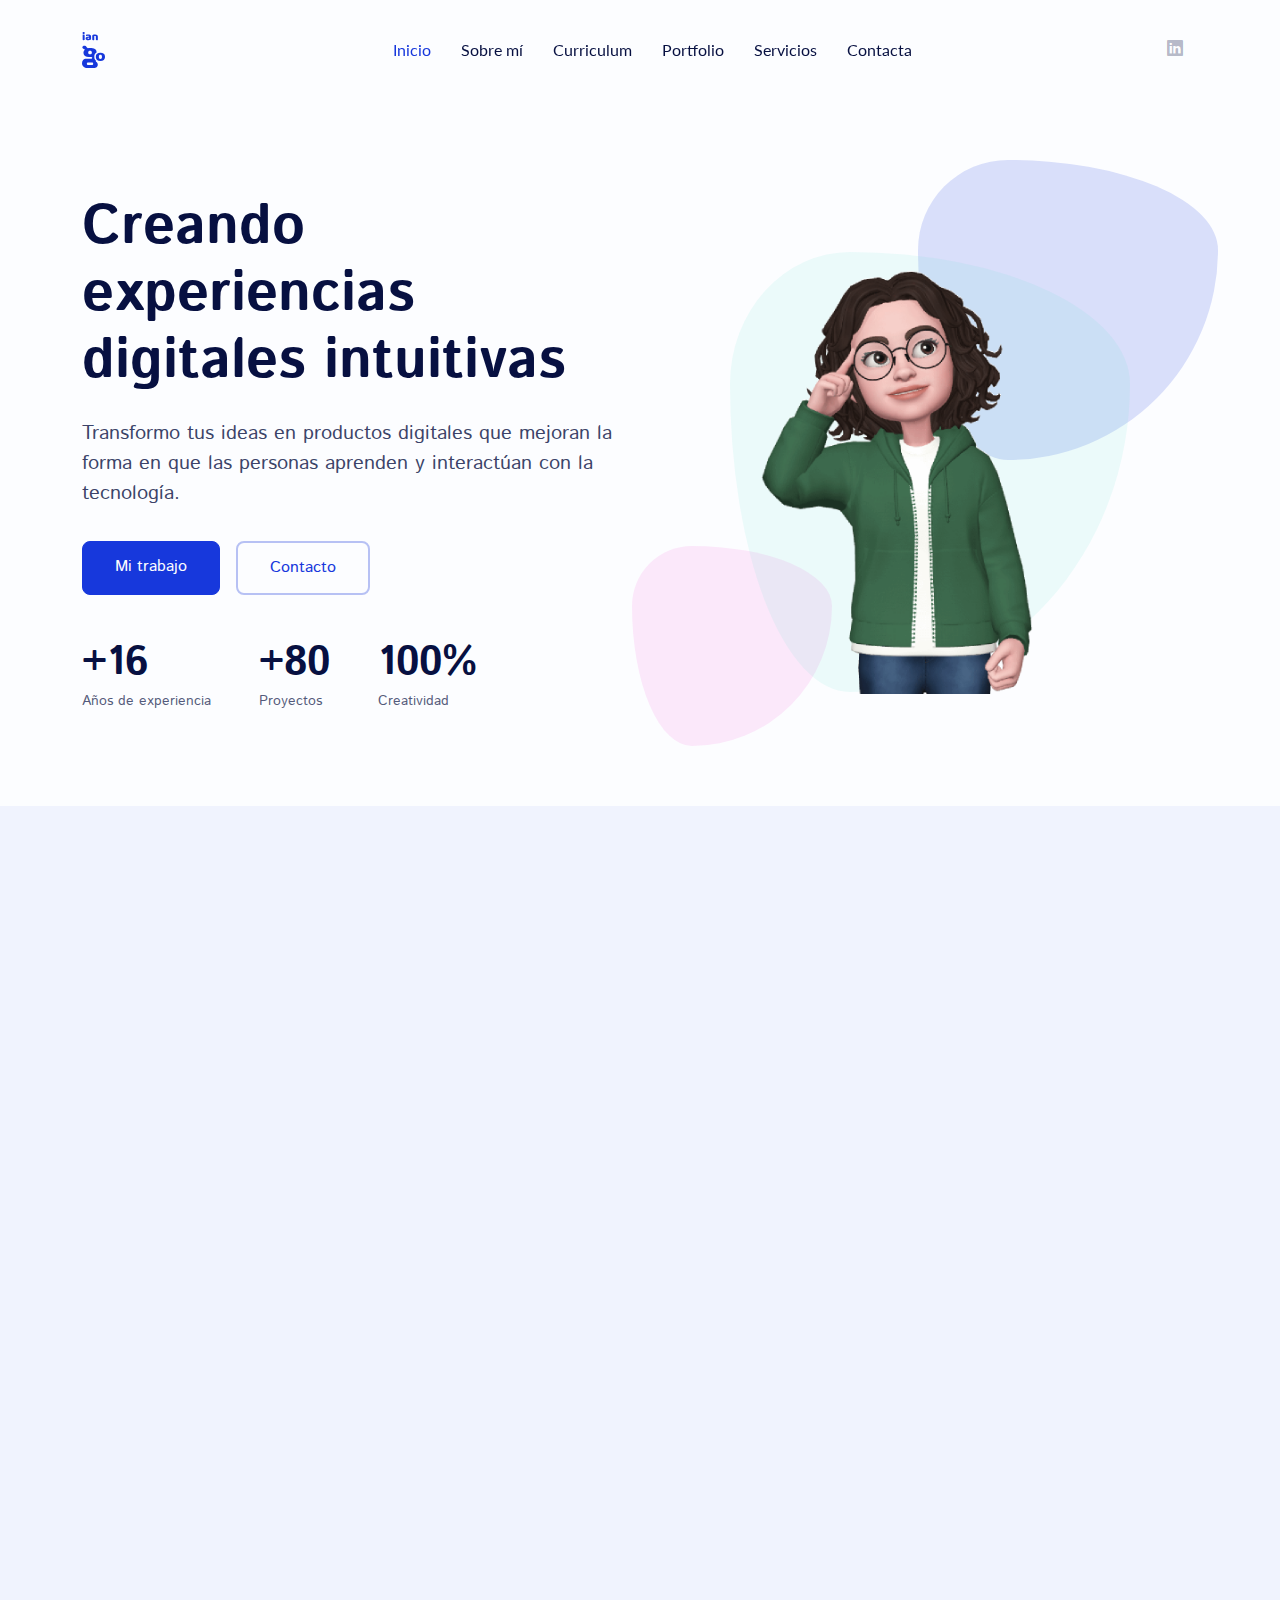
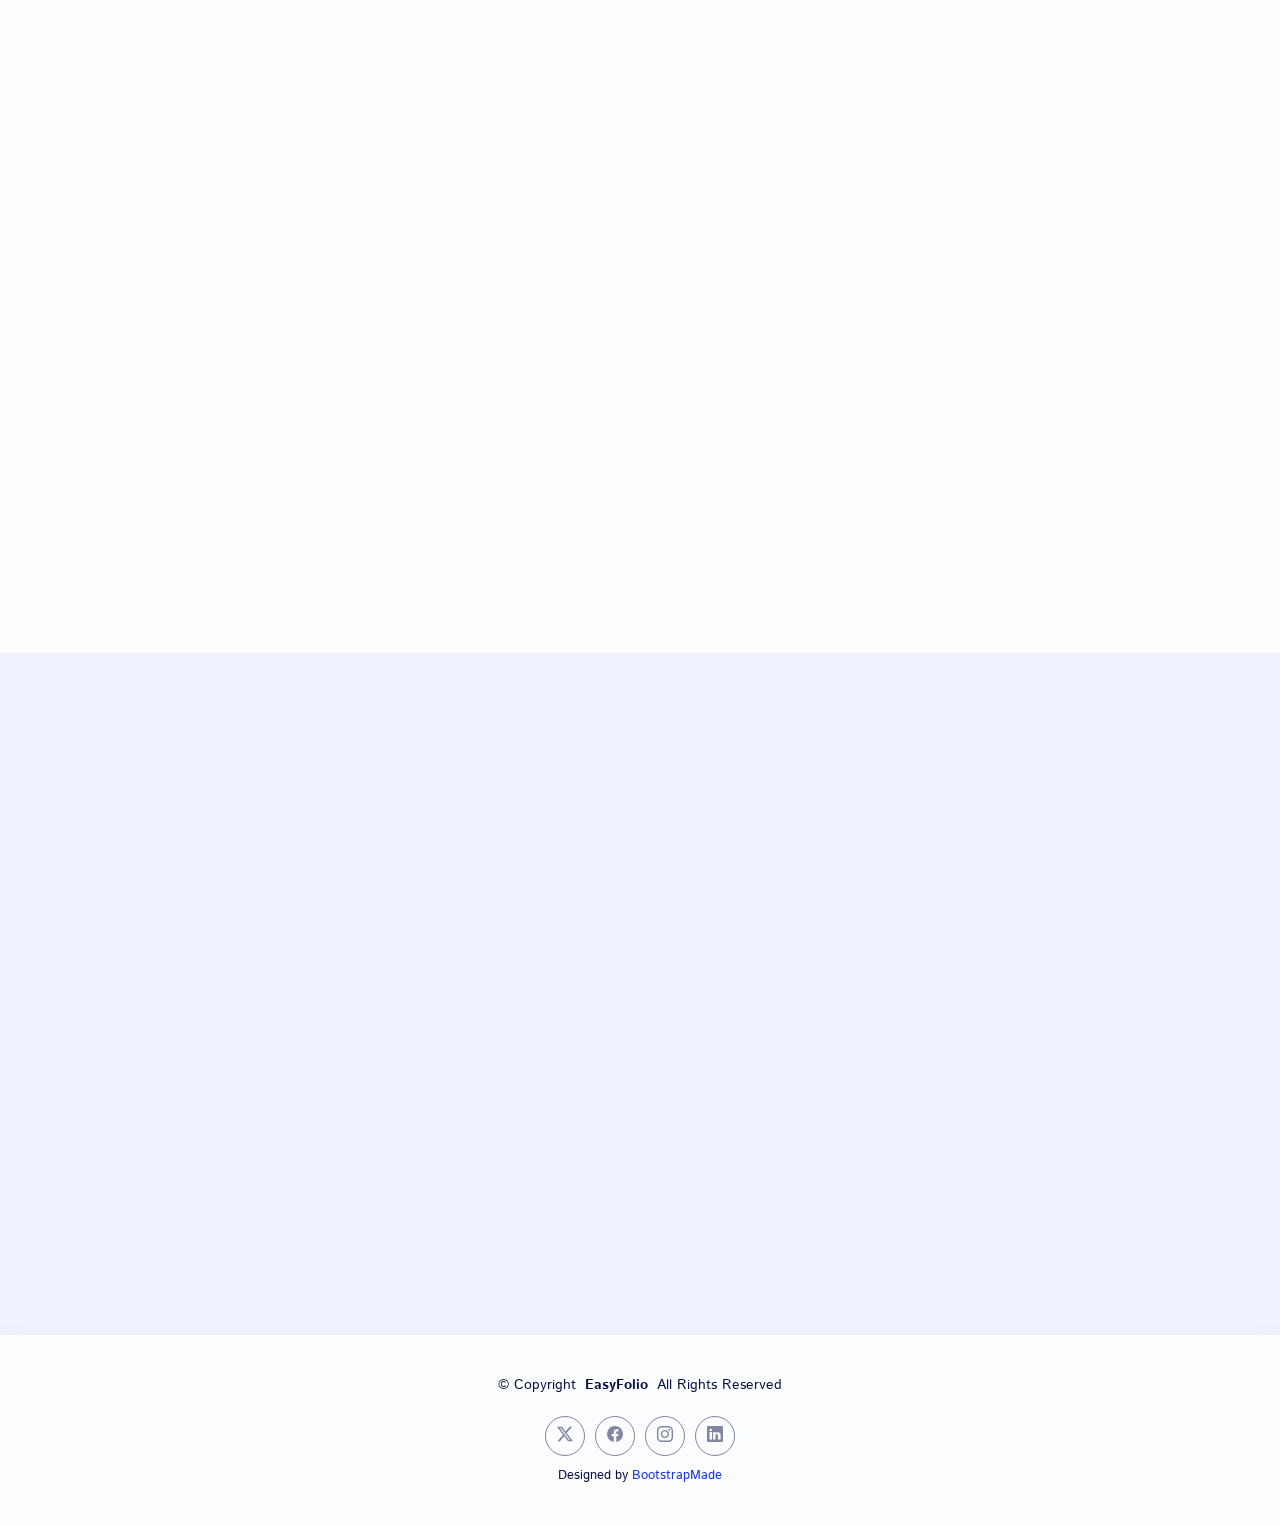
<file: forms/index.html>
<!DOCTYPE html>
<html lang="en">

<head>
  <meta charset="utf-8">
  <meta content="width=device-width, initial-scale=1.0" name="viewport">
  <title>ianGo Design | Diseñadora UX/UI. Experta en eLearning. Diseño de Contenidos</title>
  <meta name="description" content="">
  <meta name="keywords" content="">

  <!-- Favicons -->
  <link href="assets/img/favicon.png" rel="icon">
  <link href="assets/img/apple-touch-icon.png" rel="apple-touch-icon">

  <!-- Fonts -->
  <link rel="preconnect" href="https://fonts.googleapis.com">
<link rel="preconnect" href="https://fonts.gstatic.com" crossorigin>
<link href="https://fonts.googleapis.com/css2?family=Istok+Web:ital,wght@0,400;0,700;1,400;1,700&family=Lato:ital,wght@0,100;0,300;0,400;0,700;0,900;1,100;1,300;1,400;1,700;1,900&display=swap" rel="stylesheet">


  <!-- Vendor CSS Files -->
  <link href="assets/vendor/bootstrap/css/bootstrap.min.css" rel="stylesheet">
  <link href="assets/vendor/bootstrap-icons/bootstrap-icons.css" rel="stylesheet">
  <link href="assets/vendor/aos/aos.css" rel="stylesheet">
  <link href="assets/vendor/glightbox/css/glightbox.min.css" rel="stylesheet">
  <link href="assets/vendor/swiper/swiper-bundle.min.css" rel="stylesheet">

  <!-- Main CSS File -->
  <link href="assets/css/main.css" rel="stylesheet">

  <!-- =======================================================
  * Template Name: EasyFolio
  * Template URL: https://bootstrapmade.com/easyfolio-bootstrap-portfolio-template/
  * Updated: Feb 21 2025 with Bootstrap v5.3.3
  * Author: BootstrapMade.com
  * License: https://bootstrapmade.com/license/
  ======================================================== -->
</head>

<body class="index-page">

  <header id="header" class="header d-flex align-items-center sticky-top">
    <div class="header-container container-fluid container-xl position-relative d-flex align-items-center justify-content-between">

      <a href="index.html" class="logo d-flex align-items-center me-auto me-xl-0">
        <!-- Uncomment the line below if you also wish to use an image logo -->
        <!-- <img src="assets/img/logo.webp" alt=""> -->
        
         <img src="assets/img/ianGoLogo.svg" alt="Portfolio Hero Image" class="img-fluid" data-aos="zoom-out" data-aos-delay="300">
         <h1 class="sitename"></h1>
      </a>

      <nav id="navmenu" class="navmenu">
        <ul>
          <li><a href="#hero" class="active">Inicio</a></li>
          <li><a href="#about">Sobre mí</a></li>
          <li><a href="#resume">Curriculum</a></li>
          <li><a href="#portfolio">Portfolio</a></li>
          <li><a href="#services">Servicios</a></li>
         <!--  <li class="dropdown"><a href="#"><span>Dropdown</span> <i class="bi bi-chevron-down toggle-dropdown"></i></a>
            <ul>
              <li><a href="#">Dropdown 1</a></li>
              <li class="dropdown"><a href="#"><span>Deep Dropdown</span> <i class="bi bi-chevron-down toggle-dropdown"></i></a>
                <ul>
                  <li><a href="#">Deep Dropdown 1</a></li>
                  <li><a href="#">Deep Dropdown 2</a></li>
                  <li><a href="#">Deep Dropdown 3</a></li>
                  <li><a href="#">Deep Dropdown 4</a></li>
                  <li><a href="#">Deep Dropdown 5</a></li>
                </ul>
              </li>
              <li><a href="#">Dropdown 2</a></li>
              <li><a href="#">Dropdown 3</a></li>
              <li><a href="#">Dropdown 4</a></li>
            </ul>
          </li>-->
          <li><a href="#contact">Contacta</a></li>
        </ul>
        <i class="mobile-nav-toggle d-xl-none bi bi-list"></i>
      </nav>

      <div class="header-social-links">
        <a href="https://www.linkedin.com/in/ianiregomez/" class="linkedin" target="_blank"><i class="bi bi-linkedin"></i></a>
      </div>

    </div>
  </header>

  <main class="main">

    <!-- Hero Section -->
    <section id="hero" class="hero section">

      <div class="container" data-aos="fade-up" data-aos-delay="100">

        <div class="row align-items-center content">
          <div class="col-lg-6" data-aos="fade-up" data-aos-delay="200">
            <h2>Creando experiencias digitales intuitivas</h2>
            <p class="lead">Transformo tus ideas en productos digitales que mejoran la forma en que las personas aprenden y interactúan con la tecnología.</p>
            <div class="cta-buttons" data-aos="fade-up" data-aos-delay="300">
              <a href="#portfolio" class="btn btn-primary">Mi trabajo</a>
              <a href="#contact" class="btn btn-outline">Contacto</a>
            </div>
            <div class="hero-stats" data-aos="fade-up" data-aos-delay="400">
              <div class="stat-item">
                <span class="stat-number">+16</span>
                <span class="stat-label">Años de experiencia</span>
              </div>
              <div class="stat-item">
                <span class="stat-number">+80</span>
                <span class="stat-label">Proyectos </span>
              </div>
              <div class="stat-item">
                <span class="stat-number">100%</span>
                <span class="stat-label">Creatividad</span>
              </div>
            </div>
          </div>
          <div class="col-lg-6">
            <div class="hero-image">
              <img src="assets/img/profile/profile-1.gif" alt="Portfolio Hero Image" class="img-fluid" data-aos="zoom-out" data-aos-delay="300">
              <div class="shape-1"></div>
              <div class="shape-2"></div>
              <div class="shape-3"></div>
            </div>
          </div>
        </div>

      </div>

    </section><!-- /Hero Section -->

    <!-- About Section -->
    <section id="about" class="about section light-background">

      <!-- Section Title -->
      <div class="container section-title" data-aos="fade-up">
       <div class="title-shape">
          <svg height="50" width="50" xmlns="http://www.w3.org/2000/svg">
  			<line x1="0" y1="10" x2="30" y2="10" style="stroke:var(--accent-color);stroke-width:4" />
		</svg>
        </div>
        <h2>Sobre mí</h2>
       
        <p>Diseño interfaces y experiencias de aprendizaje digital que conectan, inspiran y facilitan el conocimiento. Mi trabajo une creatividad, tecnología y pedagogía para mejorar la experiencia de usuario.</p>
      </div><!-- End Section Title -->

      <div class="container" data-aos="fade-up" data-aos-delay="100">

        <div class="row align-items-center">
          <div class="col-lg-6 position-relative" data-aos="fade-right" data-aos-delay="200">
            <div class="hero-image">
               <img src="assets/img/profile/profile-2.gif" alt="Portfolio Hero Image" class="img-fluid" data-aos="zoom-out" data-aos-delay="300">
              <div class="shape-4"></div>
              <div class="shape-5"></div>
              <div class="shape-6"></div>
            </div>
          </div>

          <div class="col-lg-6" data-aos="fade-left" data-aos-delay="300">
            <div class="about-content">
              <span class="subtitle">Sobre mí</span>

              <h2>UI/UX Designer </h2>

              <p class="lead mb-4">Soy Ianire Gómez, con amplia experiencia en diseño y creación de todo tipo de contenidos. </p>

              <p class="mb-4">Combino estrategias de marketing y usuabilidad para construir experiencias digitales coherentes y efectivas. Mi enfoque se basa en la accesibilidad, la interacción intuitiva y la comunicación visual impactante, asegurando que cada proyecto conecte con su audiencia y cumpla sus objetivos.</p>

              <div class="personal-info">
                <div class="col">
                  <div class="col-6">
                    <div class="info-item">
                      <span class="label">Nombre</span>
                      <span class="value">Ianire Gómez</span>
                    </div>
                  </div>

                  <div class="col-6">
                    <div class="info-item">
                      <span class="label">Teléfono</span>
                      <span class="value">629 10 84 60</span>
                    </div>
                  </div>

                

                  <div class="col-6">
                    <div class="info-item">
                      <span class="label">Email</span>
                      <span class="value">ianire.gomez@gmail.com</span>
                    </div>
                  </div>

                 
                </div>
              </div>

              
            </div>
          </div>
        </div>

      </div>

    </section><!-- /About Section -->

    <!-- Skills Section -->
    <section id="skills" class="skills section">

      <div class="container" data-aos="fade-up" data-aos-delay="100">

        <div class="row g-4 skills-animation">

          

           <div class="col-md-6 col-lg-3" data-aos="fade-up" data-aos-delay="300">
            <div class="skill-box">
              <h3>Diseño UX/UI</h3>
              <p>Experiencia en diseño de producto e interfaces digitales</p>
              <span class="text-end d-block">85%</span>
              <div class="progress">
                <div class="progress-bar" role="progressbar" aria-valuenow="85" aria-valuemin="0" aria-valuemax="100"></div>
              </div>
            </div>
          </div>

          <div class="col-md-6 col-lg-3" data-aos="fade-up" data-aos-delay="400">
            <div class="skill-box">
              <h3>Contenido</h3>
              <p>Diseño de contenidos para cualquier producto o servicio.</p>
              <span class="text-end d-block">90%</span>
              <div class="progress">
                <div class="progress-bar" role="progressbar" aria-valuenow="90" aria-valuemin="0" aria-valuemax="100">
                </div>
              </div>
            </div>
          </div>
          <div class="col-md-6 col-lg-3" data-aos="fade-up" data-aos-delay="100">

            <div class="skill-box">
              <h3>Figma</h3>
              <p>Uso de herramientas de diseño especializadas.</p>
              <span class="text-end d-block">80%</span>
              <div class="progress">
                <div class="progress-bar" role="progressbar" aria-valuenow="80" aria-valuemin="0" aria-valuemax="100"></div>
              </div>
            </div>
          </div>

          <div class="col-md-6 col-lg-3" data-aos="fade-up" data-aos-delay="200">
            <div class="skill-box">
              <h3>HTML & CSS</h3>
              <p>Conocimientos de maquetación HTML y CSS.</p>
              <span class="text-end d-block">75%</span>
              <div class="progress">
                <div class="progress-bar" role="progressbar" aria-valuenow="75" aria-valuemin="0" aria-valuemax="100"></div>
              </div>
            </div>
          </div>

         

          

        </div>

      </div>

    </section><!-- /Skills Section -->

    <!-- Resume Section -->
    <section id="resume" class="resume section">

      <!-- Section Title -->
      <div class="container section-title" data-aos="fade-up">
       
        
        <div class="title-shape">
          <svg height="50" width="50" xmlns="http://www.w3.org/2000/svg">
  			<line x1="0" y1="10" x2="30" y2="10" style="stroke:var(--accent-color);stroke-width:4" />
		</svg>
        </div>
        <h2>Curriculum</h2>
       
        <p>Trabajando en el mundo digital desde 2006. Experiencia de más de 16 años en el diseño de contenidos digitales e interactivos, para todo tipo de sectores.</p>
      </div><!-- End Section Title -->

      <div class="container" data-aos="fade-up" data-aos-delay="100">
        <div class="row">
          <div class="col-12">
            <div class="resume-wrapper">
              <div class="resume-block" data-aos="fade-up">
                <h2>Experiencia profesional</h2>
                <p class="lead">Diseño UX/UI, Marketing, diseño de contenidos multimedia formativos. Experiencias accesibles e intuitivas con impacto.</p>

                <div class="timeline">
                    <div class="timeline-item" data-aos="fade-up" data-aos-delay="200">
                        <div class="timeline-left">
                            <h4 class="company">NETCheck</h4>
                        </div>
                        <div class="timeline-dot"></div>
                        <div class="timeline-right">
                         <span class="period">Abr 2024 - Feb 2025</span>
                          <h3 class="position">Responsable Departamento de Marketing</h3>
                          <p class="description">Re-branding de marca, identidad corporativa, diseño de web y contenidos para redes sociales, SEO & SEM.</p>
                          <span class="period">Feb 2022 - Abr 2024</span>
                          <h3 class="position">Consultora UX/UI Senior</h3>
                          <p class="description">Diseño de la nueva metodología de Gestión de Proyectos de Madrid Digital, manuales, plantillas y elementos de difusión y comunicación interna. Soporte metodológico para incorporar nuevas metodologias como UX, Agile y Design Thinking. Apoyo a proyectos y comercial en el diseño de propuestos de interfaz para distintos productos digitales.</p>
                        </div>
                    </div>

                    <div class="timeline-item" data-aos="fade-up" data-aos-delay="300">
                        <div class="timeline-left">
                            <h4 class="company">Amaris Consulting</h4>
                        </div>
                        <div class="timeline-dot"></div>
                        <div class="timeline-right">
                       	 <span class="period">Mar 2021 - Feb 2022</span>
                          <h3 class="position">UI Designer para Banco Sabadell</h3>
                          <p class="description">Diseño final de prototipos para distintos dispositivos (web/responsive, ios, android) y preparación de recursos para desarrollo. Validación desarrollo final. Mantenimiento del sistema de diseño, propuesta y documentación de artefactos.
                          </p>
                          <span class="period">Sept 2018 - Mar 2021</span>
                          <h3 class="position">UX/UI Product & Services consultant</h3>
                          <p class="description">Diseño UX / UI para distintos clientes, gestión de proyectos y equipo, seguimiento y validación,test con usuarios, arquitectura de la navegación. apoyo a comercial para la realización de ofertas. (Menarini, Securitas, SodexoPass)
                          </p>
                        </div>
                    </div>

                    <div class="timeline-item" data-aos="fade-up" data-aos-delay="400">
                        <div class="timeline-left">
                            <h4 class="company">UNESCO</h4>
                        </div>
                        <div class="timeline-dot"></div>
                        <div class="timeline-right">
                        <span class="period">Nov 2020 - Ene 2021</span>
                          <h3 class="position">Asesora transformación pedagógica</h3>
                          <p class="description">Colaboración como Asesora pedagógica en el Programa de desarrollo competencial para entornos de enseñanza-aprendizaje no presenciales en situación de emergencia, (COVID 19) ofrecido por UNESCO IESALC en el marco del Programa de apoyo al diseño e implementación de estrategias para la continuidad pedagógica (PMESUT). (Perú) Asesoramiento sobre nuevas tecnologías, transformación de los contenidos a la modalidad Flipped Classroom.</p>
                      </div>
                    </div>
                    <div class="timeline-item" data-aos="fade-up" data-aos-delay="400">
                        <div class="timeline-left">
                            <h4 class="company">Telefónica Educación Digital</h4>
                        </div>
                        <div class="timeline-dot"></div>
                        <div class="timeline-right">
                        <span class="period">Ene 2007 - Sept 2018</span>
                          <h3 class="position">Diseño y desarrollo multimedia</h3>
                          <p class="description">Dentro de la Factoría nos encargabamos de diseñar y desarrollar contenidos multimedia interactivos para contenidos formativos. Durante 12 años en la empresa, realicé distintas funciones, diseño, maquetación, y gestión de proyectos. </p>
                        </div>
                    </div>
            </div>


              
          </div>
        </div>



      </div>

      <div class="container" data-aos="fade-up" data-aos-delay="100">
        <div class="row align-items-center">
          <div class="col-lg-7 position-relative">
            <div class="resume-wrapper">
            
              <div class="resume-block" data-aos="fade-up" style="padding-top:56px">
                <h2>Educación</h2>
                <p class="lead">Cursos y formación. 100% Autodidacta.</p>

                <div class="timeline">
                  <div class="timeline-item" data-aos="fade-up" data-aos-delay="200">
                    <div class="timeline-left">
                      <h4 class="company">Antonio de Nebrija</h4>
                      </div>
                      <div class="timeline-right">
                      <span class="period">2002 - 2006</span>
                      <p class="description">Licenciatura en Publicidad y relaciones públicas</p>
                    </div>
                    <div class="timeline-dot"></div>
                    
                  </div>

                  <div class="timeline-item" data-aos="fade-up" data-aos-delay="300">
                    <div class="timeline-left">
                      <h4 class="company">Uxer School</h4>
                      </div>
                      <div class="timeline-right">

                      <span class="period">2021</span>
                      <p class="description"> Data Driven Design</p>
                      <span class="period">2019</span>
                      <p class="description"> Design Research Course</p>
                    </div>
                    <div class="timeline-dot"></div>
                    
                  </div>

                  <div class="timeline-item" data-aos="fade-up" data-aos-delay="400">
                    <div class="timeline-left">
                      <h4 class="company">EAE Business School </h4>
                      </div>
                      <div class="timeline-right">
                      <span class="period">2017 - 2019</span>
                        <p class="description">Master Marketing Digital</p>
                    </div>
                    <div class="timeline-dot"></div>
                    
                  </div>
                   <div class="timeline-item" data-aos="fade-up" data-aos-delay="400">
                    <div class="timeline-left">
                      <h4 class="company">EIGP</h4>
                      </div>
                      <div class="timeline-right">
                      <span class="period">Jun 2022 - Sep 2022</span>
                        <p class="description">Curso SCRUM Master</p>
                    </div>
                    <div class="timeline-dot"></div>
                    
                  </div>
                   
                </div>
              </div>
            </div>
          </div>
          <div class="col-lg-5 position-relative" data-aos="fade-right" data-aos-delay="600">
            <div class="hero-image">
               <img src="assets/img/profile/profile-3.gif" alt="Portfolio Hero Image" class="img-fluid" data-aos="zoom-out" data-aos-delay="300">
              <div class="shape-7"></div>
              <div class="shape-8"></div>
              <div class="shape-9"></div>
            </div>
          </div>
        </div>



      </div>

    </section><!-- /Resume Section -->

    <!-- Portfolio Section -->
    <section id="portfolio" class="portfolio section">

      <!-- Section Title -->
      <div class="container section-title" data-aos="fade-up">
       <div class="title-shape">
          <svg height="50" width="50" xmlns="http://www.w3.org/2000/svg">
  			<line x1="0" y1="10" x2="30" y2="10" style="stroke:var(--accent-color);stroke-width:4" />
		</svg>
        </div>
        <h2>Portfolio</h2>
        
        <p>Algunos de</p>
      </div><!-- End Section Title -->

      <div class="container" data-aos="fade-up" data-aos-delay="100">

        <div class="isotope-layout" data-default-filter="*" data-layout="masonry" data-sort="original-order">

          <div class="portfolio-filters-container" data-aos="fade-up" data-aos-delay="200">
            <ul class="portfolio-filters isotope-filters">
              <li data-filter="*" class="filter-active">All Work</li>
              <li data-filter=".filter-web">Web Design</li>
              <li data-filter=".filter-graphics">Graphics</li>
              <li data-filter=".filter-motion">Motion</li>
              <li data-filter=".filter-brand">Branding</li>
            </ul>
          </div>

          <div class="row g-4 isotope-container" data-aos="fade-up" data-aos-delay="300">

            <div class="col-lg-6 col-md-6 portfolio-item isotope-item filter-web">
              <div class="portfolio-card">
                <div class="portfolio-image">
                  <img src="assets/img/portfolio/portfolio-1.webp" class="img-fluid" alt="" loading="lazy">
                  <div class="portfolio-overlay">
                    <div class="portfolio-actions">
                      <a href="assets/img/portfolio/portfolio-1.webp" class="glightbox preview-link" data-gallery="portfolio-gallery-web"><i class="bi bi-eye"></i></a>
                      <a href="portfolio-details.html" class="details-link"><i class="bi bi-arrow-right"></i></a>
                    </div>
                  </div>
                </div>
                <div class="portfolio-content">
                  <span class="category">Web Design</span>
                  <h3>Modern Dashboard Interface</h3>
                  <p>Maecenas faucibus mollis interdum sed posuere consectetur est at lobortis.</p>
                </div>
              </div>
            </div><!-- End Portfolio Item -->

            <div class="col-lg-6 col-md-6 portfolio-item isotope-item filter-graphics">
              <div class="portfolio-card">
                <div class="portfolio-image">
                  <img src="assets/img/portfolio/portfolio-10.webp" class="img-fluid" alt="" loading="lazy">
                  <div class="portfolio-overlay">
                    <div class="portfolio-actions">
                      <a href="assets/img/portfolio/portfolio-10.webp" class="glightbox preview-link" data-gallery="portfolio-gallery-graphics"><i class="bi bi-eye"></i></a>
                      <a href="portfolio-details.html" class="details-link"><i class="bi bi-arrow-right"></i></a>
                    </div>
                  </div>
                </div>
                <div class="portfolio-content">
                  <span class="category">Graphics</span>
                  <h3>Creative Brand Identity</h3>
                  <p>Vestibulum id ligula porta felis euismod semper at vulputate.</p>
                </div>
              </div>
            </div><!-- End Portfolio Item -->

            <div class="col-lg-6 col-md-6 portfolio-item isotope-item filter-motion">
              <div class="portfolio-card">
                <div class="portfolio-image">
                  <img src="assets/img/portfolio/portfolio-7.webp" class="img-fluid" alt="" loading="lazy">
                  <div class="portfolio-overlay">
                    <div class="portfolio-actions">
                      <a href="assets/img/portfolio/portfolio-7.webp" class="glightbox preview-link" data-gallery="portfolio-gallery-motion"><i class="bi bi-eye"></i></a>
                      <a href="portfolio-details.html" class="details-link"><i class="bi bi-arrow-right"></i></a>
                    </div>
                  </div>
                </div>
                <div class="portfolio-content">
                  <span class="category">Motion</span>
                  <h3>Product Animation Reel</h3>
                  <p>Donec ullamcorper nulla non metus auctor fringilla dapibus.</p>
                </div>
              </div>
            </div><!-- End Portfolio Item -->

            <div class="col-lg-6 col-md-6 portfolio-item isotope-item filter-brand">
              <div class="portfolio-card">
                <div class="portfolio-image">
                  <img src="assets/img/portfolio/portfolio-4.webp" class="img-fluid" alt="" loading="lazy">
                  <div class="portfolio-overlay">
                    <div class="portfolio-actions">
                      <a href="assets/img/portfolio/portfolio-4.webp" class="glightbox preview-link" data-gallery="portfolio-gallery-brand"><i class="bi bi-eye"></i></a>
                      <a href="portfolio-details.html" class="details-link"><i class="bi bi-arrow-right"></i></a>
                    </div>
                  </div>
                </div>
                <div class="portfolio-content">
                  <span class="category">Branding</span>
                  <h3>Luxury Brand Package</h3>
                  <p>Aenean lacinia bibendum nulla sed consectetur elit.</p>
                </div>
              </div>
            </div><!-- End Portfolio Item -->

            <div class="col-lg-6 col-md-6 portfolio-item isotope-item filter-web">
              <div class="portfolio-card">
                <div class="portfolio-image">
                  <img src="assets/img/portfolio/portfolio-2.webp" class="img-fluid" alt="" loading="lazy">
                  <div class="portfolio-overlay">
                    <div class="portfolio-actions">
                      <a href="assets/img/portfolio/portfolio-2.webp" class="glightbox preview-link" data-gallery="portfolio-gallery-web"><i class="bi bi-eye"></i></a>
                      <a href="portfolio-details.html" class="details-link"><i class="bi bi-arrow-right"></i></a>
                    </div>
                  </div>
                </div>
                <div class="portfolio-content">
                  <span class="category">Web Design</span>
                  <h3>E-commerce Platform</h3>
                  <p>Nullam id dolor id nibh ultricies vehicula ut id elit.</p>
                </div>
              </div>
            </div><!-- End Portfolio Item -->

            <div class="col-lg-6 col-md-6 portfolio-item isotope-item filter-graphics">
              <div class="portfolio-card">
                <div class="portfolio-image">
                  <img src="assets/img/portfolio/portfolio-11.webp" class="img-fluid" alt="" loading="lazy">
                  <div class="portfolio-overlay">
                    <div class="portfolio-actions">
                      <a href="assets/img/portfolio/portfolio-11.webp" class="glightbox preview-link" data-gallery="portfolio-gallery-graphics"><i class="bi bi-eye"></i></a>
                      <a href="portfolio-details.html" class="details-link"><i class="bi bi-arrow-right"></i></a>
                    </div>
                  </div>
                </div>
                <div class="portfolio-content">
                  <span class="category">Graphics</span>
                  <h3>Digital Art Collection</h3>
                  <p>Cras mattis consectetur purus sit amet fermentum.</p>
                </div>
              </div>
            </div><!-- End Portfolio Item -->

          </div><!-- End Portfolio Container -->

        </div>

      </div>

    </section><!-- /Portfolio Section -->

    <!-- Testimonials Section -->
    <section id="testimonials" class="testimonials section light-background">

      <!-- Section Title -->
      <div class="container section-title" data-aos="fade-up">
       <div class="title-shape">
          <svg height="50" width="50" xmlns="http://www.w3.org/2000/svg">
  			<line x1="0" y1="10" x2="30" y2="10" style="stroke:var(--accent-color);stroke-width:4" />
		</svg>
        </div>
        <h2>Testimonials</h2>
       
        <p>Quis autem vel eum iure reprehenderit qui in ea voluptate velit esse quam nihil molestiae consequatur vel illum qui dolorem</p>
      </div><!-- End Section Title -->

      <div class="container" data-aos="fade-up" data-aos-delay="100">

        <div class="testimonials-slider swiper init-swiper">
          <script type="application/json" class="swiper-config">
            {
              "slidesPerView": 1,
              "loop": true,
              "speed": 600,
              "autoplay": {
                "delay": 5000
              },
              "navigation": {
                "nextEl": ".swiper-button-next",
                "prevEl": ".swiper-button-prev"
              }
            }
          </script>

          <div class="swiper-wrapper">

            <div class="swiper-slide">
              <div class="testimonial-item">
                <div class="row">
                  <div class="col-lg-8">
                    <h2>Sed ut perspiciatis unde omnis</h2>
                    <p>
                      Proin iaculis purus consequat sem cure digni ssim donec porttitora entum suscipit rhoncus. Accusantium quam, ultricies eget id, aliquam eget nibh et. Maecen aliquam, risus at semper.
                    </p>
                    <p>
                      Beatae magnam dolore quia ipsum. Voluptatem totam et qui dolore dignissimos. Amet quia sapiente laudantium nihil illo et assumenda sit cupiditate. Nam perspiciatis perferendis minus consequatur. Enim ut eos quo.
                    </p>
                    <div class="profile d-flex align-items-center">
                      <img src="assets/img/person/person-m-7.webp" class="profile-img" alt="">
                      <div class="profile-info">
                        <h3>Saul Goodman</h3>
                        <span>Client</span>
                      </div>
                    </div>
                  </div>
                  <div class="col-lg-4 d-none d-lg-block">
                    <div class="featured-img-wrapper">
                      <img src="assets/img/person/person-m-7.webp" class="featured-img" alt="">
                    </div>
                  </div>
                </div>
              </div>
            </div><!-- End Testimonial Item -->

            <div class="swiper-slide">
              <div class="testimonial-item">
                <div class="row">
                  <div class="col-lg-8">
                    <h2>Nemo enim ipsam voluptatem</h2>
                    <p>
                      Export tempor illum tamen malis malis eram quae irure esse labore quem cillum quid cillum eram malis quorum velit fore eram velit sunt aliqua noster fugiat irure amet legam anim culpa.
                    </p>
                    <p>
                      Dolorem excepturi esse qui amet maxime quibusdam aut repellendus voluptatum. Corrupti enim a repellat cumque est laborum fuga consequuntur. Dolorem nostrum deleniti quas voluptatem iure dolorum rerum. Repudiandae doloribus ut repellat harum vero aut. Modi aut velit aperiam aspernatur odit ut vitae.
                    </p>
                    <div class="profile d-flex align-items-center">
                      <img src="assets/img/person/person-f-8.webp" class="profile-img" alt="">
                      <div class="profile-info">
                        <h3>Sara Wilsson</h3>
                        <span>Designer</span>
                      </div>
                    </div>
                  </div>
                  <div class="col-lg-4 d-none d-lg-block">
                    <div class="featured-img-wrapper">
                      <img src="assets/img/person/person-f-8.webp" class="featured-img" alt="">
                    </div>
                  </div>
                </div>
              </div>
            </div><!-- End Testimonial Item -->

            <div class="swiper-slide">
              <div class="testimonial-item">
                <div class="row">
                  <div class="col-lg-8">
                    <h2>
                      Labore nostrum eos impedit
                    </h2>
                    <p>
                      Fugiat enim eram quae cillum dolore dolor amet nulla culpa multos export minim fugiat minim velit minim dolor enim duis veniam ipsum anim magna sunt elit fore quem dolore labore illum veniam.
                    </p>
                    <p>
                      Itaque ut explicabo vero occaecati est quam rerum sed. Numquam tempora aut aut quaerat quia illum. Nobis quia autem odit ipsam numquam. Doloribus sit sint corporis eius totam fuga. Hic nostrum suscipit corrupti nam expedita adipisci aut optio.
                    </p>
                    <div class="profile d-flex align-items-center">
                      <img src="assets/img/person/person-m-9.webp" class="profile-img" alt="">
                      <div class="profile-info">
                        <h3>Matt Brandon</h3>
                        <span>Freelancer</span>
                      </div>
                    </div>
                  </div>
                  <div class="col-lg-4 d-none d-lg-block">
                    <div class="featured-img-wrapper">
                      <img src="assets/img/person/person-m-9.webp" class="featured-img" alt="">
                    </div>
                  </div>
                </div>
              </div>
            </div><!-- End Testimonial Item -->

            <div class="swiper-slide">
              <div class="testimonial-item">
                <div class="row">
                  <div class="col-lg-8">
                    <h2>Impedit dolor facilis nulla</h2>
                    <p>
                      Enim nisi quem export duis labore cillum quae magna enim sint quorum nulla quem veniam duis minim tempor labore quem eram duis noster aute amet eram fore quis sint minim.
                    </p>
                    <p>
                      Omnis aspernatur accusantium qui delectus praesentium repellendus. Facilis sint odio aspernatur voluptas commodi qui qui qui pariatur. Corrupti deleniti itaque quaerat ipsum deleniti culpa tempora tempore. Et consequatur exercitationem hic aspernatur nobis est voluptatibus architecto laborum.
                    </p>
                    <div class="profile d-flex align-items-center">
                      <img src="assets/img/person/person-f-10.webp" class="profile-img" alt="">
                      <div class="profile-info">
                        <h3>Jena Karlis</h3>
                        <span>Store Owner</span>
                      </div>
                    </div>
                  </div>
                  <div class="col-lg-4 d-none d-lg-block">
                    <div class="featured-img-wrapper">
                      <img src="assets/img/person/person-f-10.webp" class="featured-img" alt="">
                    </div>
                  </div>
                </div>
              </div>
            </div><!-- End Testimonial Item -->

          </div>

          <div class="swiper-navigation w-100 d-flex align-items-center justify-content-center">
            <div class="swiper-button-prev"></div>
            <div class="swiper-button-next"></div>
          </div>

        </div>

      </div>

    </section><!-- /Testimonials Section -->

    <!-- Services Section -->
    <section id="services" class="services section">

      <!-- Section Title -->
      <div class="container section-title" data-aos="fade-up">
       <div class="title-shape">
          <svg height="50" width="50" xmlns="http://www.w3.org/2000/svg">
  			<line x1="0" y1="10" x2="30" y2="10" style="stroke:var(--accent-color);stroke-width:4" />
		</svg>
        </div>
        <h2>Services</h2>
        
        <p>Quis autem vel eum iure reprehenderit qui in ea voluptate velit esse quam nihil molestiae consequatur vel illum qui dolorem</p>
      </div><!-- End Section Title -->

      <div class="container" data-aos="fade-up" data-aos-delay="100">

        <div class="row align-items-center">
          <div class="col-lg-4 mb-5 mb-lg-0">
            <h2 class="fw-bold mb-4 servies-title">Consectetur adipiscing elit sed do eiusmod tempor</h2>
            <p class="mb-4">Nulla metus metus ullamcorper vel tincidunt sed euismod nibh volutpat velit class aptent taciti sociosqu ad litora.</p>
            <a href="#" class="btn btn-outline-primary">See all services</a>
          </div>
          <div class="col-lg-8">
            <div class="row g-4">

              <div class="col-md-6" data-aos="fade-up" data-aos-delay="200">
                <div class="service-item">
                  <i class="bi bi-activity icon"></i>
                  <h3><a href="service-details.html">Eget nulla facilisi etiam</a></h3>
                  <p>Vestibulum morbi blandit cursus risus at ultrices mi tempus imperdiet nulla.</p>
                </div>
              </div><!-- End Service Item -->

              <div class="col-md-6" data-aos="fade-up" data-aos-delay="300">
                <div class="service-item">
                  <i class="bi bi-easel icon"></i>
                  <h3><a href="service-details.html">Duis aute irure dolor</a></h3>
                  <p>Auctor neque vitae tempus quam pellentesque nec nam aliquam sem et tortor.</p>
                </div>
              </div><!-- End Service Item -->

              <div class="col-md-6" data-aos="fade-up" data-aos-delay="400">
                <div class="service-item">
                  <i class="bi bi-broadcast icon"></i>
                  <h3><a href="service-details.html">Excepteur sint occaecat</a></h3>
                  <p>At vero eos et accusamus et iusto odio dignissimos ducimus qui blanditiis praesentium.</p>
                </div>
              </div><!-- End Service Item -->

              <div class="col-md-6" data-aos="fade-up" data-aos-delay="500">
                <div class="service-item">
                  <i class="bi bi-bounding-box-circles icon"></i>
                  <h3><a href="service-details.html">Tempor incididunt ut labore</a></h3>
                  <p>Ullamco laboris nisi ut aliquip ex ea commodo consequat duis aute irure dolor.</p>
                </div>
              </div><!-- End Service Item -->

            </div>
          </div>
        </div>

      </div>

    </section><!-- /Services Section -->

    <!-- Faq Section -->
    <section id="faq" class="faq section">

      <!-- Section Title -->
      <div class="container section-title" data-aos="fade-up">
       <div class="title-shape">
          <svg height="50" width="50" xmlns="http://www.w3.org/2000/svg">
  			<line x1="0" y1="10" x2="30" y2="10" style="stroke:var(--accent-color);stroke-width:4" />
		</svg>
        </div>
        <h2>Frequently Asked Questions</h2>
        
        <p>Quis autem vel eum iure reprehenderit qui in ea voluptate velit esse quam nihil molestiae consequatur vel illum qui dolorem</p>
      </div><!-- End Section Title -->

      <div class="container">

        <div class="row justify-content-center">

          <div class="col-lg-10" data-aos="fade-up" data-aos-delay="100">

            <div class="faq-container">

              <div class="faq-item faq-active">
                <h3>Non consectetur a erat nam at lectus urna duis?</h3>
                <div class="faq-content">
                  <p>Feugiat pretium nibh ipsum consequat. Tempus iaculis urna id volutpat lacus laoreet non curabitur gravida. Venenatis lectus magna fringilla urna porttitor rhoncus dolor purus non.</p>
                </div>
                <i class="faq-toggle bi bi-chevron-right"></i>
              </div><!-- End Faq item-->

              <div class="faq-item">
                <h3>Feugiat scelerisque varius morbi enim nunc faucibus?</h3>
                <div class="faq-content">
                  <p>Dolor sit amet consectetur adipiscing elit pellentesque habitant morbi. Id interdum velit laoreet id donec ultrices. Fringilla phasellus faucibus scelerisque eleifend donec pretium. Est pellentesque elit ullamcorper dignissim. Mauris ultrices eros in cursus turpis massa tincidunt dui.</p>
                </div>
                <i class="faq-toggle bi bi-chevron-right"></i>
              </div><!-- End Faq item-->

              <div class="faq-item">
                <h3>Dolor sit amet consectetur adipiscing elit pellentesque?</h3>
                <div class="faq-content">
                  <p>Eleifend mi in nulla posuere sollicitudin aliquam ultrices sagittis orci. Faucibus pulvinar elementum integer enim. Sem nulla pharetra diam sit amet nisl suscipit. Rutrum tellus pellentesque eu tincidunt. Lectus urna duis convallis convallis tellus. Urna molestie at elementum eu facilisis sed odio morbi quis</p>
                </div>
                <i class="faq-toggle bi bi-chevron-right"></i>
              </div><!-- End Faq item-->

              <div class="faq-item">
                <h3>Ac odio tempor orci dapibus. Aliquam eleifend mi in nulla?</h3>
                <div class="faq-content">
                  <p>Dolor sit amet consectetur adipiscing elit pellentesque habitant morbi. Id interdum velit laoreet id donec ultrices. Fringilla phasellus faucibus scelerisque eleifend donec pretium. Est pellentesque elit ullamcorper dignissim. Mauris ultrices eros in cursus turpis massa tincidunt dui.</p>
                </div>
                <i class="faq-toggle bi bi-chevron-right"></i>
              </div><!-- End Faq item-->

              <div class="faq-item">
                <h3>Tempus quam pellentesque nec nam aliquam sem et tortor?</h3>
                <div class="faq-content">
                  <p>Molestie a iaculis at erat pellentesque adipiscing commodo. Dignissim suspendisse in est ante in. Nunc vel risus commodo viverra maecenas accumsan. Sit amet nisl suscipit adipiscing bibendum est. Purus gravida quis blandit turpis cursus in</p>
                </div>
                <i class="faq-toggle bi bi-chevron-right"></i>
              </div><!-- End Faq item-->

              <div class="faq-item">
                <h3>Perspiciatis quod quo quos nulla quo illum ullam?</h3>
                <div class="faq-content">
                  <p>Enim ea facilis quaerat voluptas quidem et dolorem. Quis et consequatur non sed in suscipit sequi. Distinctio ipsam dolore et.</p>
                </div>
                <i class="faq-toggle bi bi-chevron-right"></i>
              </div><!-- End Faq item-->

            </div>

          </div><!-- End Faq Column-->

        </div>

      </div>

    </section><!-- /Faq Section -->

    <!-- Contact Section -->
    <section id="contact" class="contact section light-background">

      <div class="container" data-aos="fade-up" data-aos-delay="100">

        <div class="row g-5">
          <div class="col-lg-6">
            <div class="content" data-aos="fade-up" data-aos-delay="200">
              <div class="section-category mb-3">Contact</div>
              <h2 class="display-5 mb-4">Nemo enim ipsam voluptatem quia voluptas aspernatur</h2>
              <p class="lead mb-4">Ut enim ad minima veniam, quis nostrum exercitationem ullam corporis suscipit laboriosam.</p>

              <div class="contact-info mt-5">
                <div class="info-item d-flex mb-3">
                  <i class="bi bi-envelope-at me-3"></i>
                  <span>info@example.com</span>
                </div>

                <div class="info-item d-flex mb-3">
                  <i class="bi bi-telephone me-3"></i>
                  <span>+1 5589 55488 558</span>
                </div>

                <div class="info-item d-flex mb-4">
                  <i class="bi bi-geo-alt me-3"></i>
                  <span>A108 Adam Street, New York, NY 535022</span>
                </div>

                <a href="#" class="map-link d-inline-flex align-items-center">
                  Open Map
                  <i class="bi bi-arrow-right ms-2"></i>
                </a>
              </div>
            </div>
          </div>

          <div class="col-lg-6">
            <div class="contact-form card" data-aos="fade-up" data-aos-delay="300">
              <div class="card-body p-4 p-lg-5">

                <form action="forms/contact.php" method="post" class="php-email-form">
                  <div class="row gy-4">

                    <div class="col-12">
                      <input type="text" name="name" class="form-control" placeholder="Your Name" required="">
                    </div>

                    <div class="col-12 ">
                      <input type="email" class="form-control" name="email" placeholder="Your Email" required="">
                    </div>

                    <div class="col-12">
                      <input type="text" class="form-control" name="subject" placeholder="Subject" required="">
                    </div>

                    <div class="col-12">
                      <textarea class="form-control" name="message" rows="6" placeholder="Message" required=""></textarea>
                    </div>

                    <div class="col-12 text-center">
                      <div class="loading">Loading</div>
                      <div class="error-message"></div>
                      <div class="sent-message">Your message has been sent. Thank you!</div>

                      <button type="submit" class="btn btn-submit w-100">Submit Message</button>
                    </div>

                  </div>
                </form>

              </div>
            </div>
          </div>

        </div>

      </div>

    </section><!-- /Contact Section -->

  </main>

  <footer id="footer" class="footer">

    <div class="container">
      <div class="copyright text-center ">
        <p>© <span>Copyright</span> <strong class="px-1 sitename">EasyFolio</strong> <span>All Rights Reserved</span></p>
      </div>
      <div class="social-links d-flex justify-content-center">
        <a href=""><i class="bi bi-twitter-x"></i></a>
        <a href=""><i class="bi bi-facebook"></i></a>
        <a href=""><i class="bi bi-instagram"></i></a>
        <a href=""><i class="bi bi-linkedin"></i></a>
      </div>
      <div class="credits">
        <!-- All the links in the footer should remain intact. -->
        <!-- You can delete the links only if you've purchased the pro version. -->
        <!-- Licensing information: https://bootstrapmade.com/license/ -->
        <!-- Purchase the pro version with working PHP/AJAX contact form: [buy-url] -->
        Designed by <a href="https://bootstrapmade.com/">BootstrapMade</a>
      </div>
    </div>

  </footer>

  <!-- Scroll Top -->
  <a href="#" id="scroll-top" class="scroll-top d-flex align-items-center justify-content-center"><i class="bi bi-arrow-up-short"></i></a>

  <!-- Vendor JS Files -->
  <script src="assets/vendor/bootstrap/js/bootstrap.bundle.min.js"></script>
  <script src="assets/vendor/php-email-form/validate.js"></script>
  <script src="assets/vendor/aos/aos.js"></script>
  <script src="assets/vendor/waypoints/noframework.waypoints.js"></script>
  <script src="assets/vendor/glightbox/js/glightbox.min.js"></script>
  <script src="assets/vendor/imagesloaded/imagesloaded.pkgd.min.js"></script>
  <script src="assets/vendor/isotope-layout/isotope.pkgd.min.js"></script>
  <script src="assets/vendor/swiper/swiper-bundle.min.js"></script>

  <!-- Main JS File -->
  <script src="assets/js/main.js"></script>

</body>

</html>
</file>
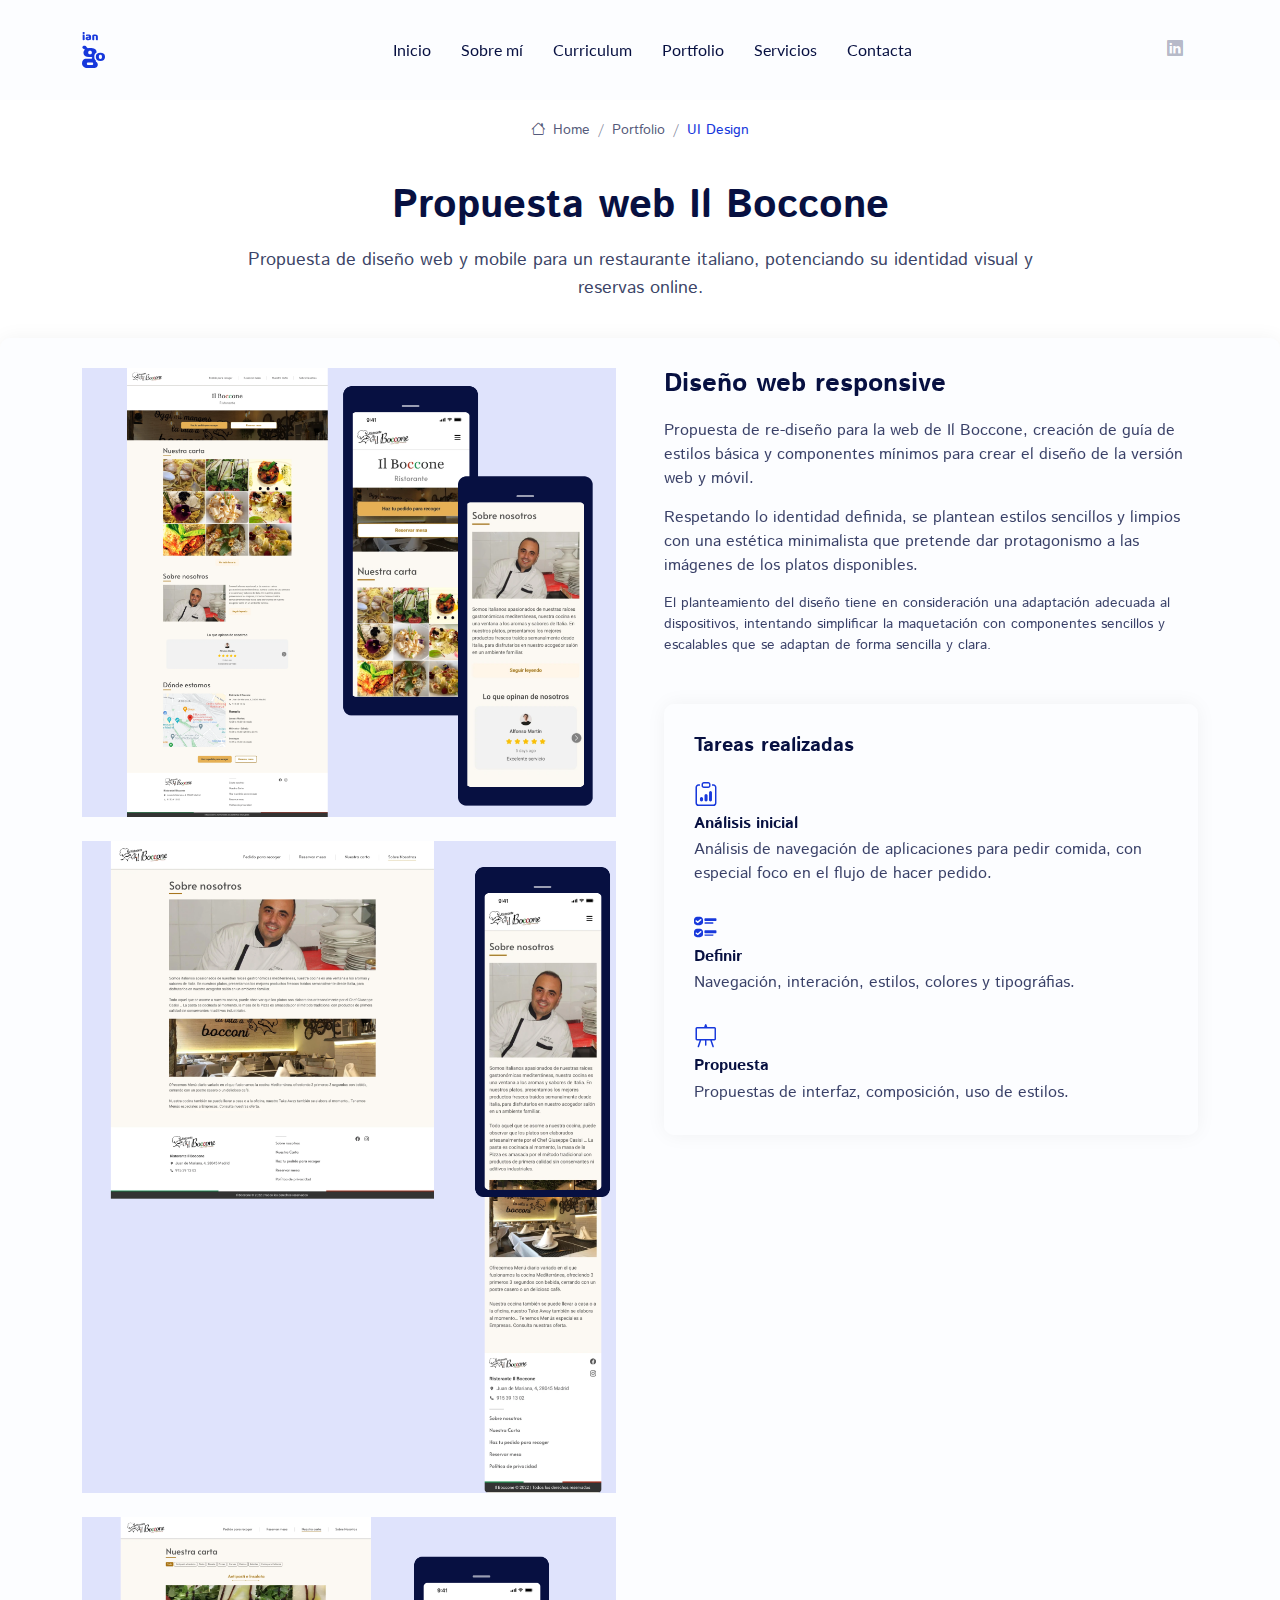
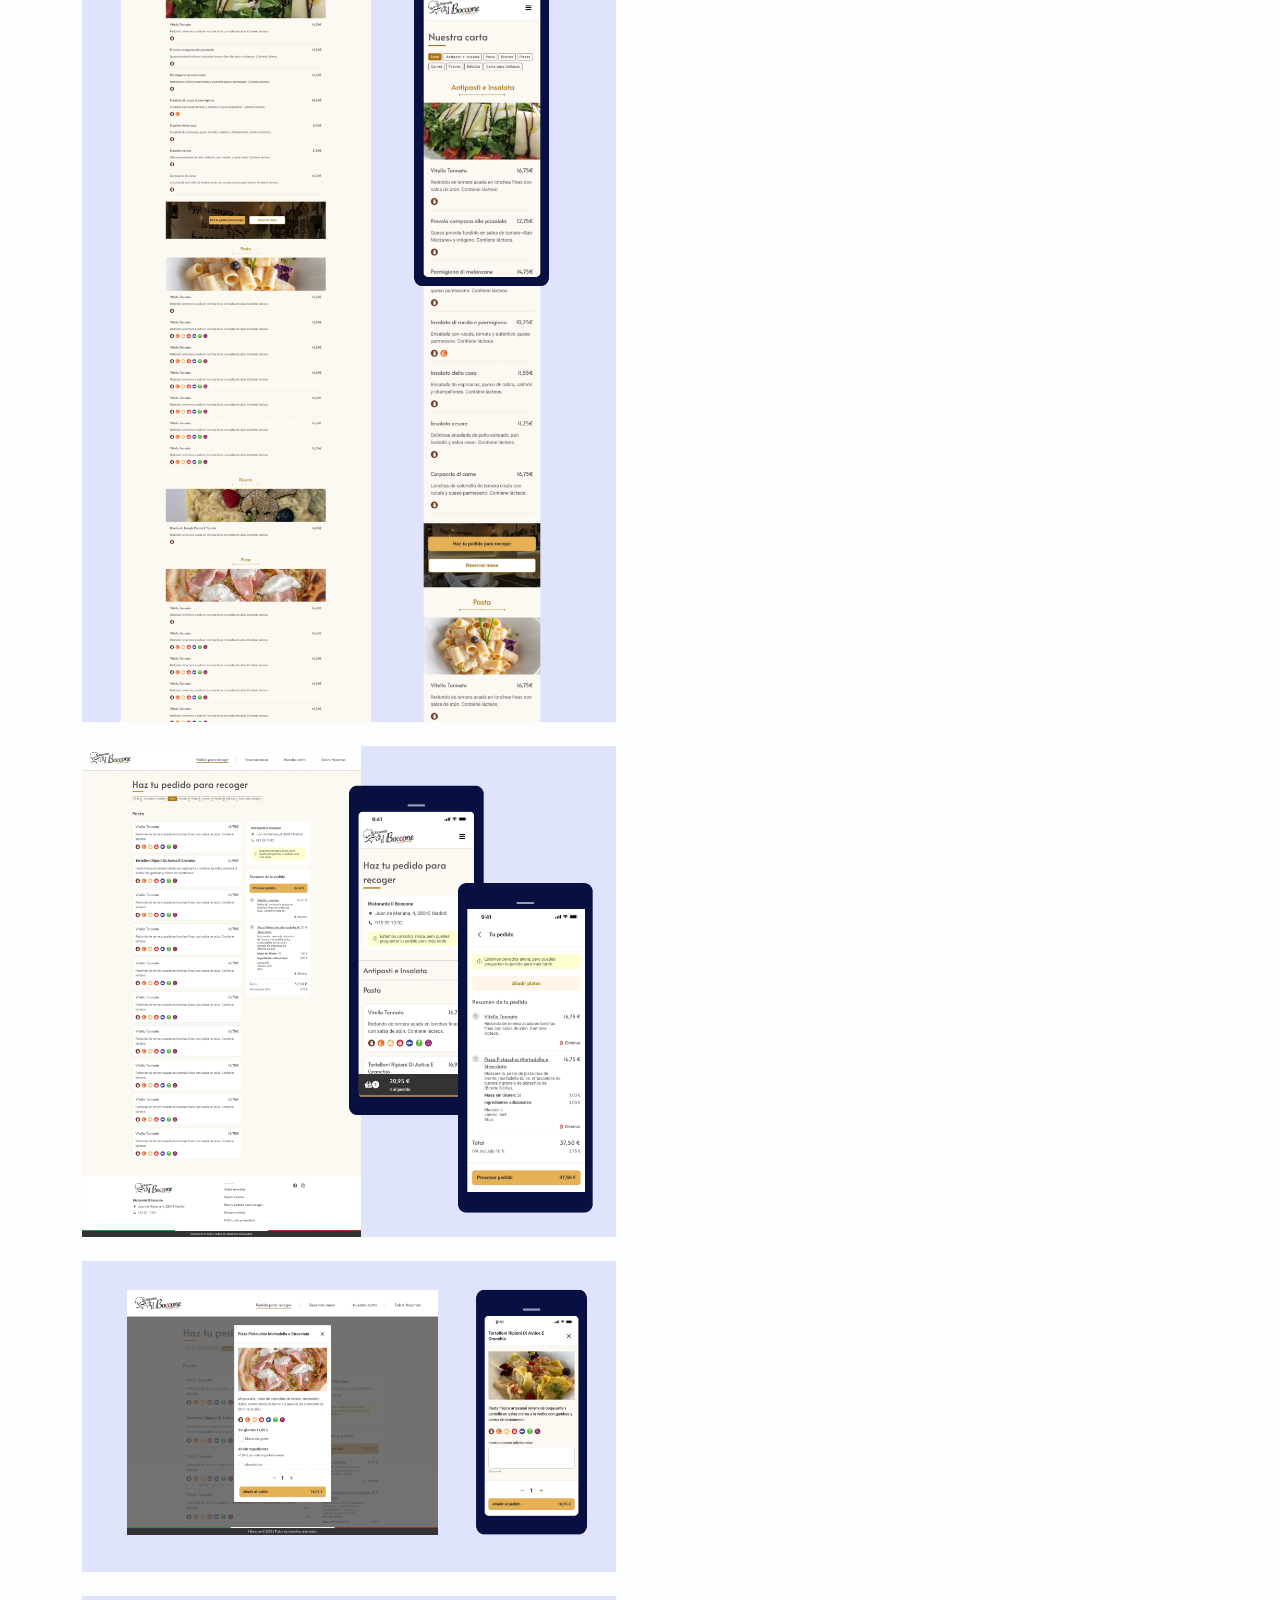
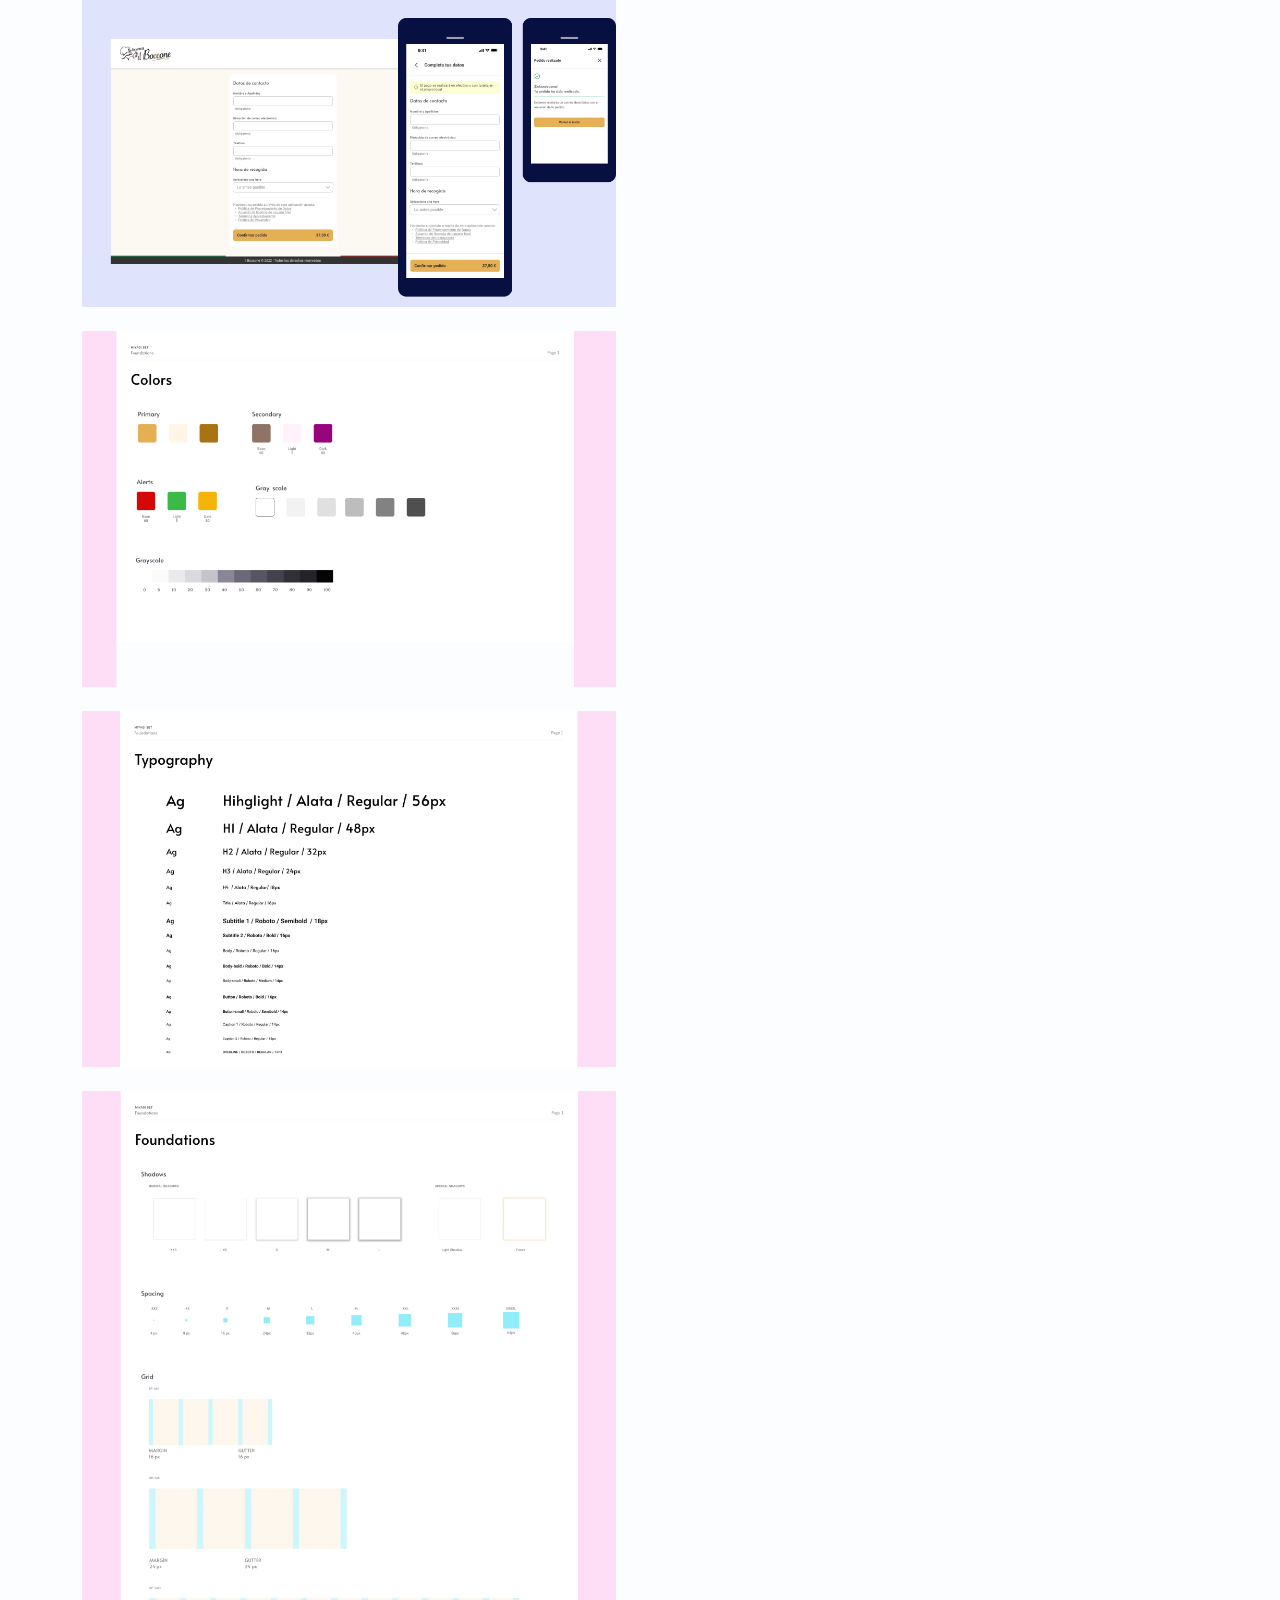
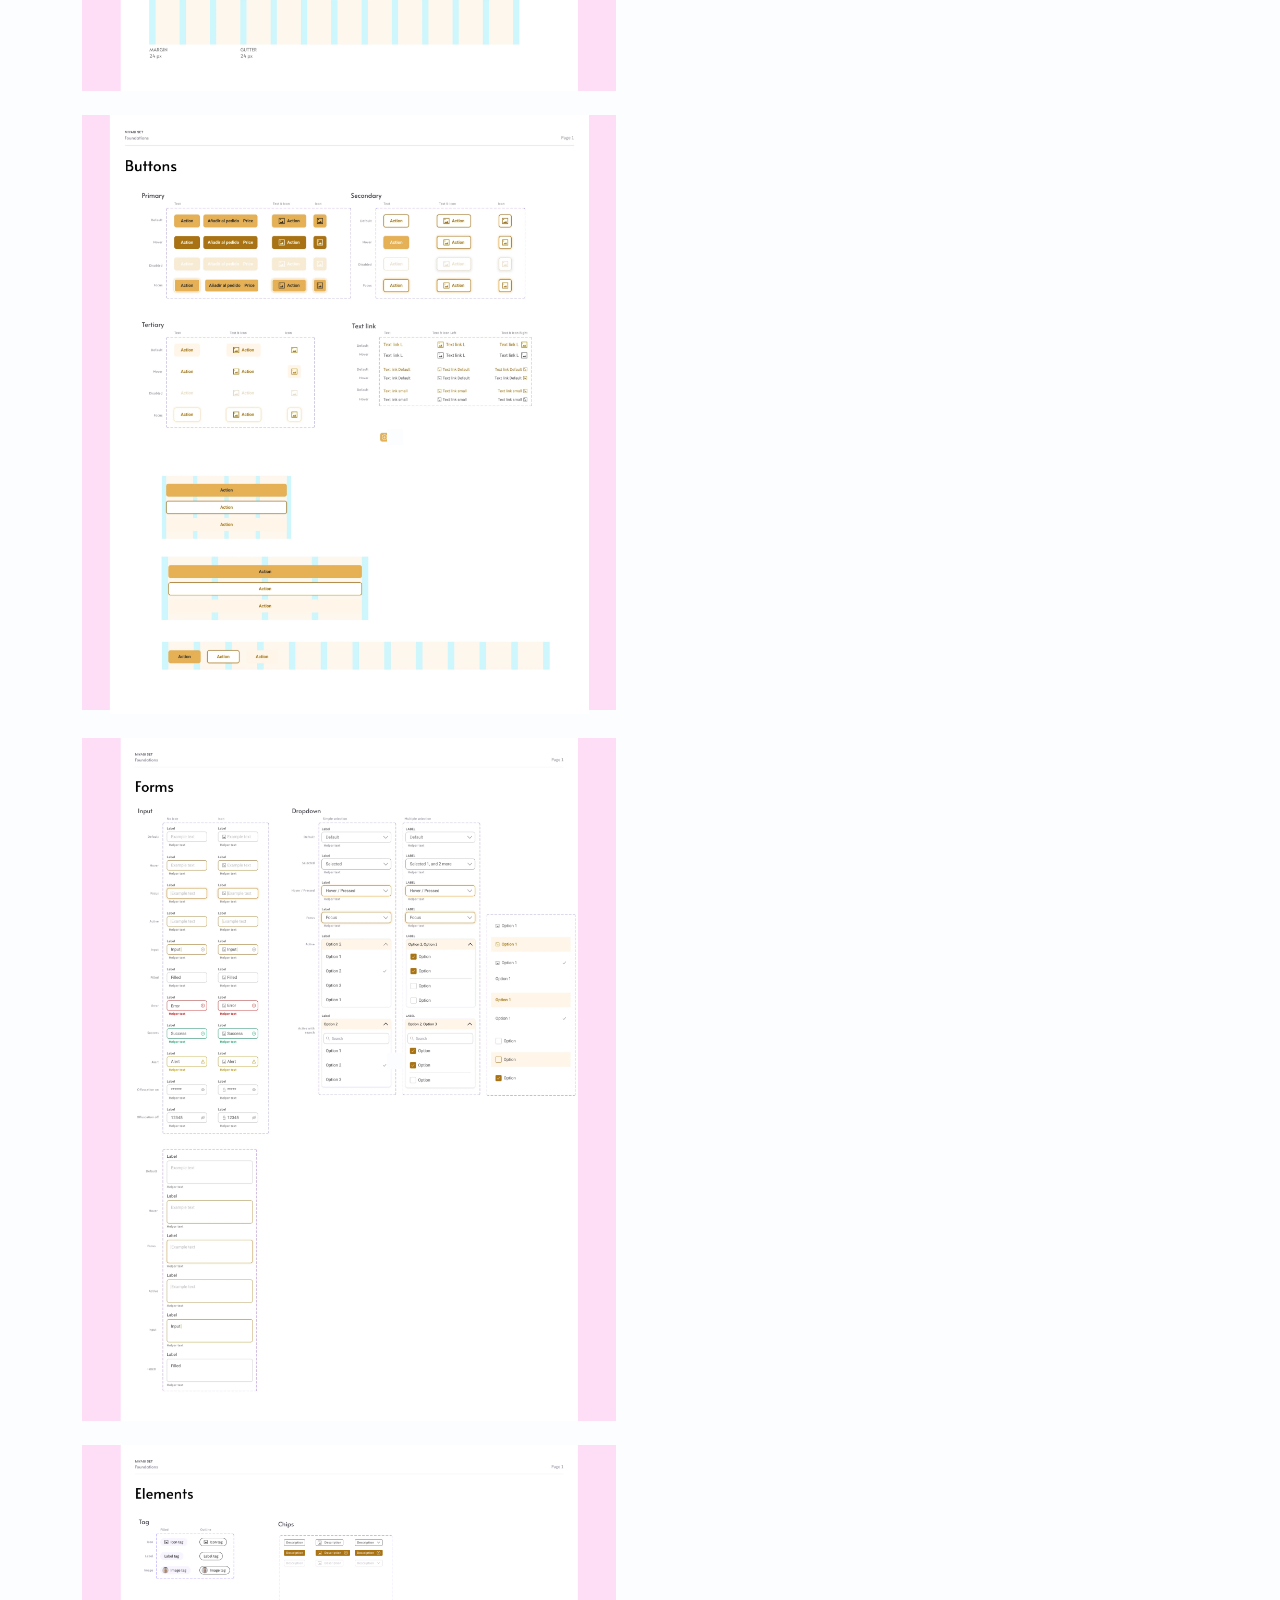
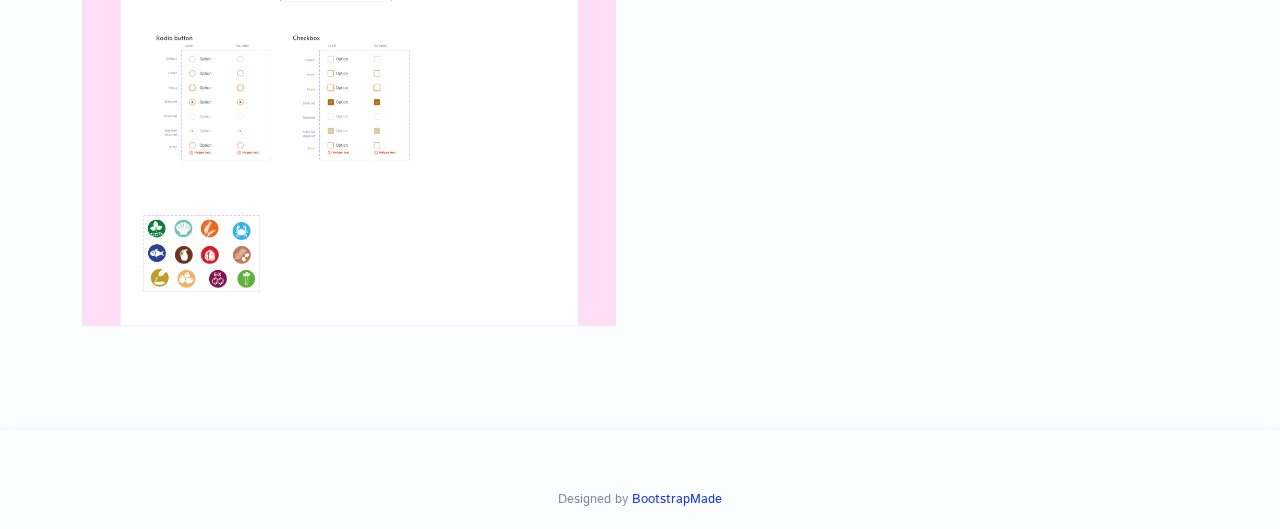
<file: boccone.html>
<!DOCTYPE html>
<html lang="en">

<head>
  <meta charset="utf-8">
  <meta content="width=device-width, initial-scale=1.0" name="viewport">
  <title>ianGo Design | Diseñadora UX/UI. Experta en eLearning. Diseño de Contenidos</title>
  <meta name="description" content="Propuesta de diseño web y mobile para un restaurante italiano, potenciando su identidad visual y reservas online.">
  <meta name="keywords" content="">
  <meta property="og:image" content="assets/img/portfolio/project_3_1x.webp" />

  <!-- Favicons -->
  <link href="assets/img/favicon.png?" rel="icon">
  <link href="assets/img/apple-touch-icon.png" rel="apple-touch-icon">

  <!-- Fonts -->
  <link rel="preconnect" href="https://fonts.googleapis.com">
  <link rel="preconnect" href="https://fonts.gstatic.com" crossorigin>
  <link href="https://fonts.googleapis.com/css2?family=Istok+Web:ital,wght@0,400;0,700;1,400;1,700&family=Lato:ital,wght@0,100;0,300;0,400;0,700;0,900;1,100;1,300;1,400;1,700;1,900&display=swap" rel="stylesheet">

  <!-- Vendor CSS Files -->
  <link href="assets/vendor/bootstrap/css/bootstrap.min.css" rel="stylesheet">
  <link href="assets/vendor/bootstrap-icons/bootstrap-icons.css" rel="stylesheet">
  <link href="assets/vendor/aos/aos.css" rel="stylesheet">
  <link href="assets/vendor/glightbox/css/glightbox.min.css" rel="stylesheet">
  <link href="assets/vendor/swiper/swiper-bundle.min.css" rel="stylesheet">

  <!-- Main CSS File -->
  <link href="assets/css/main.css" rel="stylesheet">

  <!-- =======================================================
  * Template Name: EasyFolio
  * Template URL: https://bootstrapmade.com/easyfolio-bootstrap-portfolio-template/
  * Updated: Feb 21 2025 with Bootstrap v5.3.3
  * Author: BootstrapMade.com
  * License: https://bootstrapmade.com/license/
  ======================================================== -->
</head>

<body class="portfolio-details-page">

  <header id="header" class="header d-flex align-items-center sticky-top">
    <div class="header-container container-fluid container-xl position-relative d-flex align-items-center justify-content-between">

      <a href="index.html" class="logo d-flex align-items-center me-auto me-xl-0">
        <!-- Uncomment the line below if you also wish to use an image logo -->
        <!-- <img src="assets/img/logo.webp" alt=""> -->
       <img src="assets/img/ianGoLogo.svg" alt="IanGo Logo" class="img-fluid" data-aos="zoom-out" data-aos-delay="300">
         <h1 class="sitename"></h1>
      </a>

       <nav id="navmenu" class="navmenu">
        <ul>
          <li><a href="./index.html#hero">Inicio</a></li>
          <li><a href="./index.html#about">Sobre mí</a></li>
          <li><a href="./index.html#resume">Curriculum</a></li>
          <li><a href="./index.html#portfolio">Portfolio</a></li>
          <li><a href="./index.html#services">Servicios</a></li>
         <!--  <li class="dropdown"><a href="#"><span>Dropdown</span> <i class="bi bi-chevron-down toggle-dropdown"></i></a>
            <ul>
              <li><a href="#">Dropdown 1</a></li>
              <li class="dropdown"><a href="#"><span>Deep Dropdown</span> <i class="bi bi-chevron-down toggle-dropdown"></i></a>
                <ul>
                  <li><a href="#">Deep Dropdown 1</a></li>
                  <li><a href="#">Deep Dropdown 2</a></li>
                  <li><a href="#">Deep Dropdown 3</a></li>
                  <li><a href="#">Deep Dropdown 4</a></li>
                  <li><a href="#">Deep Dropdown 5</a></li>
                </ul>
              </li>
              <li><a href="#">Dropdown 2</a></li>
              <li><a href="#">Dropdown 3</a></li>
              <li><a href="#">Dropdown 4</a></li>
            </ul>
          </li>-->
          <li><a href="./index.html#contact">Contacta</a></li>
        </ul>
        <i class="mobile-nav-toggle d-xl-none bi bi-list"></i>
      </nav>

      <div class="header-social-links">
        <a href="https://www.linkedin.com/in/ianiregomez/" class="linkedin" target="_blank"><i class="bi bi-linkedin"></i></a>
      </div>
    </div>
  </header>

  <main class="main">

    <!-- Page Title -->
    <div class="page-title">
      <div class="breadcrumbs">
        <nav aria-label="breadcrumb">
          <ol class="breadcrumb">
            <li class="breadcrumb-item"><a href="./index.html"><i class="bi bi-house"></i> Home</a></li>
            <li class="breadcrumb-item"><a href="./index.html#portfolio">Portfolio</a></li>
            <li class="breadcrumb-item active current">UI Design</li>
          </ol>
        </nav>
      </div>

      <div class="title-wrapper">
        <h1>Propuesta web Il Boccone</h1>
        <p>Propuesta de diseño web y mobile para un restaurante italiano, potenciando su identidad visual y reservas online.</p>
      </div>
    </div><!-- End Page Title -->

    <!-- Portfolio Details Section -->
      <section id="portfolio-details" class="service-details section">

      <div class="container" data-aos="fade-up" data-aos-delay="100">

        <div class="row gy-4 g-lg-5">
          <div class="col-lg-6">
                  <img src="assets/img/portfolio/boccone/bc_img_1_1x.webp" alt="" class="img-fluid mb-4" loading="lazy">
                  <img src="assets/img/portfolio/boccone/bc_img_2_1x.webp" alt="" class="img-fluid mb-4" loading="lazy">
                  <img src="assets/img/portfolio/boccone/bc_img_3_1x.webp" class="img-fluid mb-4" loading="lazy">
                  <img src="assets/img/portfolio/boccone/bc_img_4_1x.webp" class="img-fluid mb-4" loading="lazy">
                  <img src="assets/img/portfolio/boccone/bc_img_5_1x.webp" class="img-fluid mb-4" loading="lazy">
                  <img src="assets/img/portfolio/boccone/bc_img_6_1x.webp" class="img-fluid mb-4" loading="lazy">
                  <img src="assets/img/portfolio/boccone/bc_style_1_1x.webp" class="img-fluid mb-4" loading="lazy">
                  <img src="assets/img/portfolio/boccone/bc_style_2_1x.webp" class="img-fluid mb-4" loading="lazy">
                  <img src="assets/img/portfolio/boccone/bc_style_3_1x.webp" class="img-fluid mb-4" loading="lazy">
                  <img src="assets/img/portfolio/boccone/bc_style_4_1x.webp" class="img-fluid mb-4" loading="lazy">
                  <img src="assets/img/portfolio/boccone/bc_style_5_1x.webp" class="img-fluid mb-4" loading="lazy">
                  <img src="assets/img/portfolio/boccone/bc_style_6_1x.webp" class="img-fluid mb-4" loading="lazy">
                 

          </div>
            <div class="col-lg-6">

             <div class="position-sticky" style="top: 40px">
              <div class="service-description">
                <h2>Diseño web responsive</h2>
                <p>Propuesta de re-diseño para la web de Il Boccone, creación de guía de estilos básica y componentes mínimos para crear el diseño de la versión web y móvil.<p>
                  <p> Respetando lo identidad definida, se plantean estilos sencillos y limpios con una estética minimalista que pretende dar protagonismo a las imágenes de los platos disponibles.</p>
                </p> El planteamiento del diseño tiene en consideración una adaptación adecuada al dispositivos, intentando simplificar la maquetación con componentes sencillos y escalables que se adaptan de forma sencilla y clara. </p> 
                 
           

            <div class="service-info mt-5">
              <h3>Tareas realizadas</h3>
              <div class="info-item">
                <i class="bi bi-clipboard-data"></i>

                <h5>Análisis inicial</h5>
                <p>Análisis de navegación de aplicaciones para pedir comida, con especial foco en el flujo de hacer pedido.</p>
              </div>
              <div class="info-item">
                <i class="bi bi-ui-checks"></i>
                <h5>Definir</h5>
                <p>Navegación, interación, estilos, colores y tipográfias. </p>
              </div>
              <div class="info-item">
                <i class="bi bi-easel"></i>
                <h5>Propuesta</h5>
                <p>Propuestas de interfaz, composición, uso de estilos.</p>
              </div>
              </div>
           </div>


              
            </div>
          </div>

        

      </div>
      </div>

    </section><!-- /Portfolio Details Section -->

  </main>

   <footer id="footer" class="footer">

    <div class="container">
      
      
      <div class="credits">
      <div class="copyright text-center ">
         Designed by <a href="https://bootstrapmade.com/">BootstrapMade</a></p>
      </div>
        <!-- All the links in the footer should remain intact. -->
        <!-- You can delete the links only if you've purchased the pro version. -->
        <!-- Licensing information: https://bootstrapmade.com/license/ -->
        <!-- Purchase the pro version with working PHP/AJAX contact form: [buy-url] -->
       
      </div>
    </div>

  </footer>

  <!-- Scroll Top -->
  <a href="#" id="scroll-top" class="scroll-top d-flex align-items-center justify-content-center"><i class="bi bi-arrow-up-short"></i></a>

  <!-- Vendor JS Files -->
  <script src="assets/vendor/bootstrap/js/bootstrap.bundle.min.js"></script>
  <script src="assets/vendor/php-email-form/validate.js"></script>
  <script src="assets/vendor/aos/aos.js"></script>
  <script src="assets/vendor/waypoints/noframework.waypoints.js"></script>
  <script src="assets/vendor/glightbox/js/glightbox.min.js"></script>
  <script src="assets/vendor/imagesloaded/imagesloaded.pkgd.min.js"></script>
  <script src="assets/vendor/isotope-layout/isotope.pkgd.min.js"></script>
  <script src="assets/vendor/swiper/swiper-bundle.min.js"></script>

  <!-- Main JS File -->
  <script src="assets/js/main.js"></script>

</body>

</html>
</file>
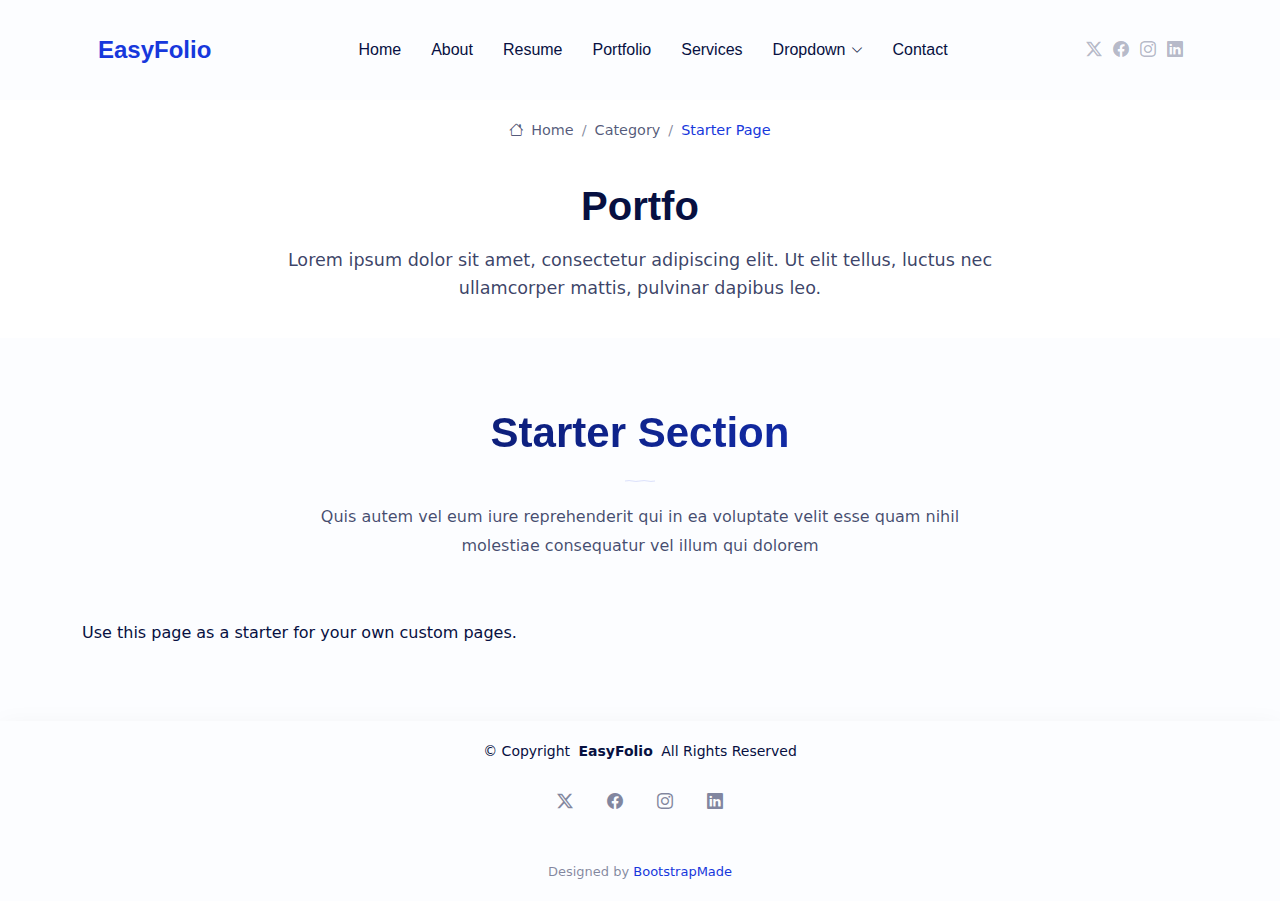
<file: categorias.html>
<!DOCTYPE html>
<html lang="en">

<head>
  <meta charset="utf-8">
  <meta content="width=device-width, initial-scale=1.0" name="viewport">
  <title>Starter Page - EasyFolio Bootstrap Template</title>
  <meta name="description" content="">
  <meta name="keywords" content="">

  <!-- Favicons -->
  <link href="assets/img/favicon.png" rel="icon">
  <link href="assets/img/apple-touch-icon.png" rel="apple-touch-icon">

  <!-- Fonts -->
  <link href="https://fonts.googleapis.com" rel="preconnect">
  <link href="https://fonts.gstatic.com" rel="preconnect" crossorigin>
  <link href="https://fonts.googleapis.com/css2?family=Roboto:ital,wght@0,100;0,300;0,400;0,500;0,700;0,900;1,100;1,300;1,400;1,500;1,700;1,900&family=Noto+Sans:ital,wght@0,100;0,200;0,300;0,400;0,500;0,600;0,700;0,800;0,900;1,100;1,200;1,300;1,400;1,500;1,600;1,700;1,800;1,900&family=Questrial:wght@400&display=swap" rel="stylesheet">

  <!-- Vendor CSS Files -->
  <link href="assets/vendor/bootstrap/css/bootstrap.min.css" rel="stylesheet">
  <link href="assets/vendor/bootstrap-icons/bootstrap-icons.css" rel="stylesheet">
  <link href="assets/vendor/aos/aos.css" rel="stylesheet">
  <link href="assets/vendor/glightbox/css/glightbox.min.css" rel="stylesheet">
  <link href="assets/vendor/swiper/swiper-bundle.min.css" rel="stylesheet">

  <!-- Main CSS File -->
  <link href="assets/css/main.css" rel="stylesheet">

  <!-- =======================================================
  * Template Name: EasyFolio
  * Template URL: https://bootstrapmade.com/easyfolio-bootstrap-portfolio-template/
  * Updated: Feb 21 2025 with Bootstrap v5.3.3
  * Author: BootstrapMade.com
  * License: https://bootstrapmade.com/license/
  ======================================================== -->
</head>

<body class="starter-page-page">

  <header id="header" class="header d-flex align-items-center sticky-top">
    <div class="header-container container-fluid container-xl position-relative d-flex align-items-center justify-content-between">

      <a href="index.html" class="logo d-flex align-items-center me-auto me-xl-0">
        <!-- Uncomment the line below if you also wish to use an image logo -->
        <!-- <img src="assets/img/logo.webp" alt=""> -->
        <h1 class="sitename">EasyFolio</h1>
      </a>

      <nav id="navmenu" class="navmenu">
        <ul>
          <li><a href="#hero">Home</a></li>
          <li><a href="#about">About</a></li>
          <li><a href="#resume">Resume</a></li>
          <li><a href="#portfolio">Portfolio</a></li>
          <li><a href="#services">Services</a></li>
          <li class="dropdown"><a href="#"><span>Dropdown</span> <i class="bi bi-chevron-down toggle-dropdown"></i></a>
            <ul>
              <li><a href="#">Dropdown 1</a></li>
              <li class="dropdown"><a href="#"><span>Deep Dropdown</span> <i class="bi bi-chevron-down toggle-dropdown"></i></a>
                <ul>
                  <li><a href="#">Deep Dropdown 1</a></li>
                  <li><a href="#">Deep Dropdown 2</a></li>
                  <li><a href="#">Deep Dropdown 3</a></li>
                  <li><a href="#">Deep Dropdown 4</a></li>
                  <li><a href="#">Deep Dropdown 5</a></li>
                </ul>
              </li>
              <li><a href="#">Dropdown 2</a></li>
              <li><a href="#">Dropdown 3</a></li>
              <li><a href="#">Dropdown 4</a></li>
            </ul>
          </li>
          <li><a href="#contact">Contact</a></li>
        </ul>
        <i class="mobile-nav-toggle d-xl-none bi bi-list"></i>
      </nav>

      <div class="header-social-links">
        <a href="#" class="twitter"><i class="bi bi-twitter-x"></i></a>
        <a href="#" class="facebook"><i class="bi bi-facebook"></i></a>
        <a href="#" class="instagram"><i class="bi bi-instagram"></i></a>
        <a href="#" class="linkedin"><i class="bi bi-linkedin"></i></a>
      </div>

    </div>
  </header>

  <main class="main">

    <!-- Page Title -->
    <div class="page-title">
      <div class="breadcrumbs">
        <nav aria-label="breadcrumb">
          <ol class="breadcrumb">
            <li class="breadcrumb-item"><a href="#"><i class="bi bi-house"></i> Home</a></li>
            <li class="breadcrumb-item"><a href="#">Category</a></li>
            <li class="breadcrumb-item active current">Starter Page</li>
          </ol>
        </nav>
      </div>

      <div class="title-wrapper">
        <h1>Portfo</h1>
        <p>Lorem ipsum dolor sit amet, consectetur adipiscing elit. Ut elit tellus, luctus nec ullamcorper mattis, pulvinar dapibus leo.</p>
      </div>
    </div><!-- End Page Title -->

    <!-- Starter Section Section -->
    <section id="starter-section" class="starter-section section">

      <!-- Section Title -->
      <div class="container section-title" data-aos="fade-up">
        <h2>Starter Section</h2>
        <div class="title-shape">
          <svg viewBox="0 0 200 20" xmlns="http://www.w3.org/2000/svg">
            <path d="M 0,10 C 40,0 60,20 100,10 C 140,0 160,20 200,10" fill="none" stroke="currentColor" stroke-width="2"></path>
          </svg>
        </div>
        <p>Quis autem vel eum iure reprehenderit qui in ea voluptate velit esse quam nihil molestiae consequatur vel illum qui dolorem</p>
      </div><!-- End Section Title -->

      <div class="container" data-aos="fade-up">
        <p>Use this page as a starter for your own custom pages.</p>
      </div>

    </section><!-- /Starter Section Section -->

  </main>

  <footer id="footer" class="footer">

    <div class="container">
      <div class="copyright text-center ">
        <p>© <span>Copyright</span> <strong class="px-1 sitename">EasyFolio</strong> <span>All Rights Reserved</span></p>
      </div>
      <div class="social-links d-flex justify-content-center">
        <a href=""><i class="bi bi-twitter-x"></i></a>
        <a href=""><i class="bi bi-facebook"></i></a>
        <a href=""><i class="bi bi-instagram"></i></a>
        <a href=""><i class="bi bi-linkedin"></i></a>
      </div>
      <div class="credits">
        <!-- All the links in the footer should remain intact. -->
        <!-- You can delete the links only if you've purchased the pro version. -->
        <!-- Licensing information: https://bootstrapmade.com/license/ -->
        <!-- Purchase the pro version with working PHP/AJAX contact form: [buy-url] -->
        Designed by <a href="https://bootstrapmade.com/">BootstrapMade</a>
      </div>
    </div>

  </footer>

  <!-- Scroll Top -->
  <a href="#" id="scroll-top" class="scroll-top d-flex align-items-center justify-content-center"><i class="bi bi-arrow-up-short"></i></a>

  <!-- Vendor JS Files -->
  <script src="assets/vendor/bootstrap/js/bootstrap.bundle.min.js"></script>
  <script src="assets/vendor/php-email-form/validate.js"></script>
  <script src="assets/vendor/aos/aos.js"></script>
  <script src="assets/vendor/waypoints/noframework.waypoints.js"></script>
  <script src="assets/vendor/glightbox/js/glightbox.min.js"></script>
  <script src="assets/vendor/imagesloaded/imagesloaded.pkgd.min.js"></script>
  <script src="assets/vendor/isotope-layout/isotope.pkgd.min.js"></script>
  <script src="assets/vendor/swiper/swiper-bundle.min.js"></script>

  <!-- Main JS File -->
  <script src="assets/js/main.js"></script>

</body>

</html>
</file>
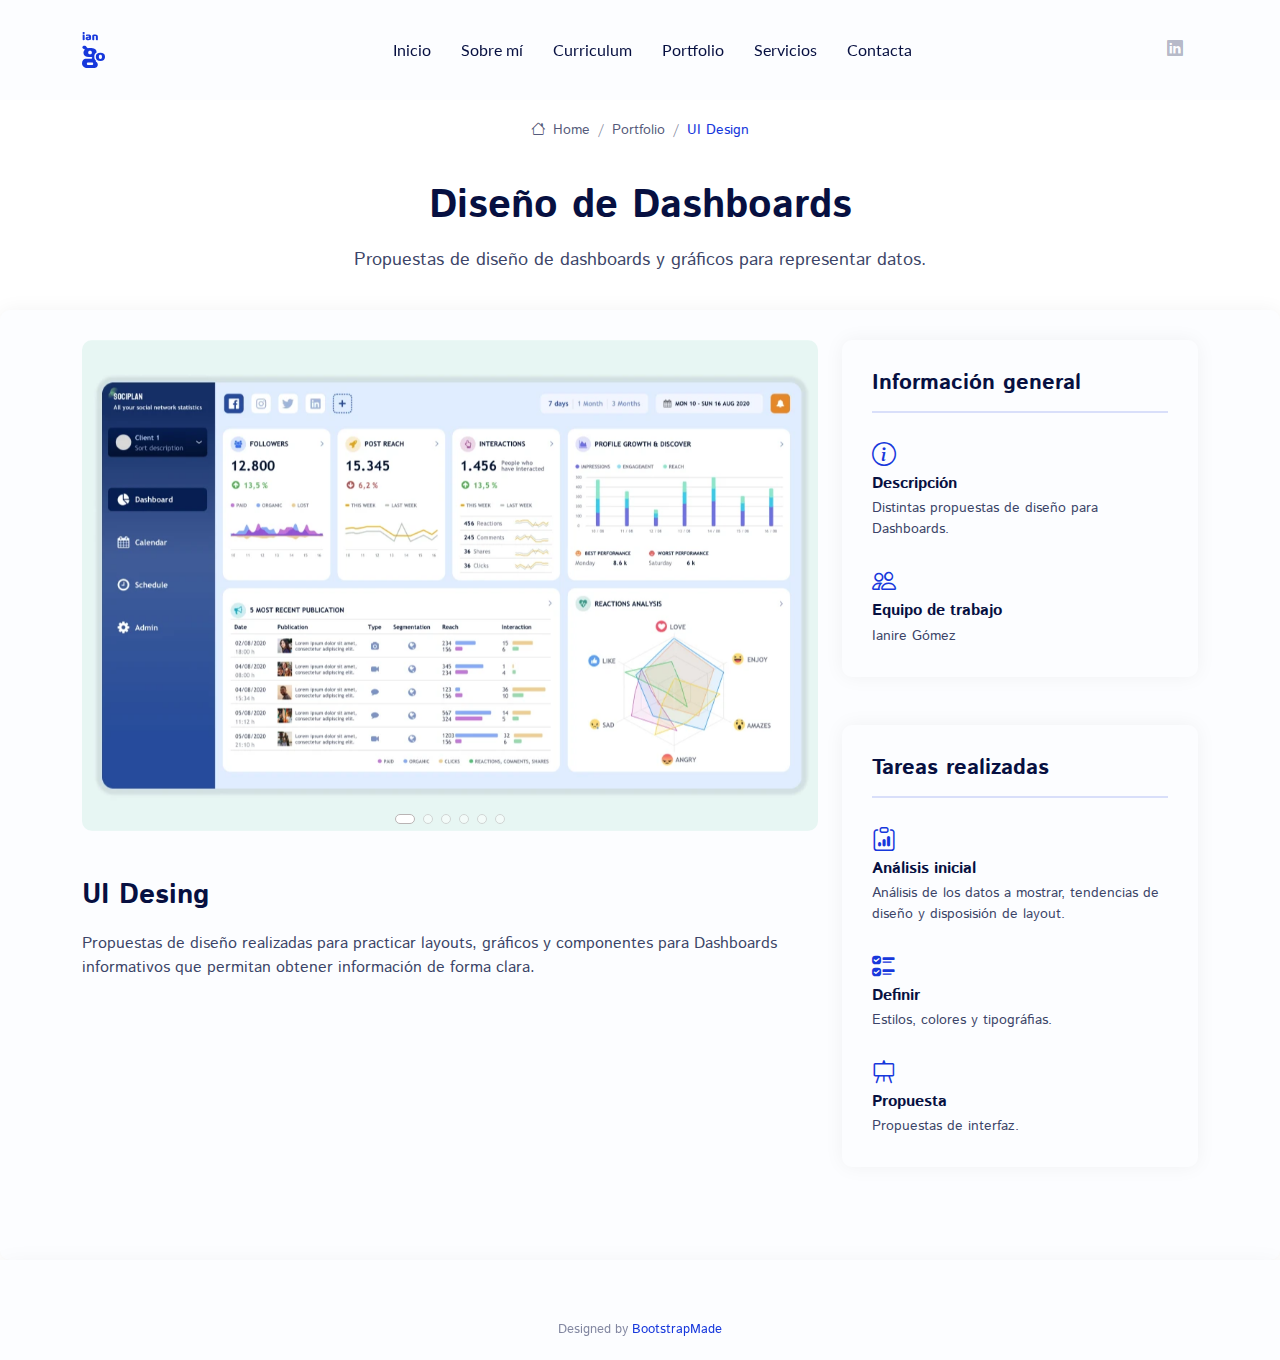
<file: dashboards.html>
<!DOCTYPE html>
<html lang="en">

<head>
  <meta charset="utf-8">
  <meta content="width=device-width, initial-scale=1.0" name="viewport">
  <title>ianGo Design | Diseñadora UX/UI. Experta en eLearning. Diseño de Contenidos</title>
  <meta name="description" content="Propuestas de diseño de dashboards y gráficos para representar datos.">
  <meta name="keywords" content="">

  <!-- Favicons -->
  <link href="assets/img/favicon.png?" rel="icon">
  <link href="assets/img/apple-touch-icon.png" rel="apple-touch-icon">

  <!-- Fonts -->
  <link rel="preconnect" href="https://fonts.googleapis.com">
  <link rel="preconnect" href="https://fonts.gstatic.com" crossorigin>
  <link href="https://fonts.googleapis.com/css2?family=Istok+Web:ital,wght@0,400;0,700;1,400;1,700&family=Lato:ital,wght@0,100;0,300;0,400;0,700;0,900;1,100;1,300;1,400;1,700;1,900&display=swap" rel="stylesheet">

  <!-- Vendor CSS Files -->
  <link href="assets/vendor/bootstrap/css/bootstrap.min.css" rel="stylesheet">
  <link href="assets/vendor/bootstrap-icons/bootstrap-icons.css" rel="stylesheet">
  <link href="assets/vendor/aos/aos.css" rel="stylesheet">
  <link href="assets/vendor/glightbox/css/glightbox.min.css" rel="stylesheet">
  <link href="assets/vendor/swiper/swiper-bundle.min.css" rel="stylesheet">

  <!-- Main CSS File -->
  <link href="assets/css/main.css" rel="stylesheet">

  <!-- =======================================================
  * Template Name: EasyFolio
  * Template URL: https://bootstrapmade.com/easyfolio-bootstrap-portfolio-template/
  * Updated: Feb 21 2025 with Bootstrap v5.3.3
  * Author: BootstrapMade.com
  * License: https://bootstrapmade.com/license/
  ======================================================== -->
</head>

<body class="portfolio-details-page">

  <header id="header" class="header d-flex align-items-center sticky-top">
    <div class="header-container container-fluid container-xl position-relative d-flex align-items-center justify-content-between">

      <a href="index.html" class="logo d-flex align-items-center me-auto me-xl-0">
        <!-- Uncomment the line below if you also wish to use an image logo -->
        <!-- <img src="assets/img/logo.webp" alt=""> -->
       <img src="assets/img/ianGoLogo.svg" alt="IanGo Logo" class="img-fluid" data-aos="zoom-out" data-aos-delay="300">
         <h1 class="sitename"></h1>
      </a>

       <nav id="navmenu" class="navmenu">
        <ul>
          <li><a href="./index.html#hero">Inicio</a></li>
          <li><a href="./index.html#about">Sobre mí</a></li>
          <li><a href="./index.html#resume">Curriculum</a></li>
          <li><a href="./index.html#portfolio">Portfolio</a></li>
          <li><a href="./index.html#services">Servicios</a></li>
         <!--  <li class="dropdown"><a href="#"><span>Dropdown</span> <i class="bi bi-chevron-down toggle-dropdown"></i></a>
            <ul>
              <li><a href="#">Dropdown 1</a></li>
              <li class="dropdown"><a href="#"><span>Deep Dropdown</span> <i class="bi bi-chevron-down toggle-dropdown"></i></a>
                <ul>
                  <li><a href="#">Deep Dropdown 1</a></li>
                  <li><a href="#">Deep Dropdown 2</a></li>
                  <li><a href="#">Deep Dropdown 3</a></li>
                  <li><a href="#">Deep Dropdown 4</a></li>
                  <li><a href="#">Deep Dropdown 5</a></li>
                </ul>
              </li>
              <li><a href="#">Dropdown 2</a></li>
              <li><a href="#">Dropdown 3</a></li>
              <li><a href="#">Dropdown 4</a></li>
            </ul>
          </li>-->
          <li><a href="./index.html#contact">Contacta</a></li>
        </ul>
        <i class="mobile-nav-toggle d-xl-none bi bi-list"></i>
      </nav>

      <div class="header-social-links">
        <a href="https://www.linkedin.com/in/ianiregomez/" class="linkedin" target="_blank"><i class="bi bi-linkedin"></i></a>
      </div>
    </div>
  </header>

  <main class="main">

    <!-- Page Title -->
    <div class="page-title">
      <div class="breadcrumbs">
        <nav aria-label="breadcrumb">
          <ol class="breadcrumb">
            <li class="breadcrumb-item"><a href="./index.html"><i class="bi bi-house"></i> Home</a></li>
            <li class="breadcrumb-item"><a href="./index.html#portfolio">Portfolio</a></li>
            <li class="breadcrumb-item active current">UI Design</li>
          </ol>
        </nav>
      </div>

      <div class="title-wrapper">
        <h1>Diseño de Dashboards</h1>
        <p>Propuestas de diseño de dashboards y gráficos para representar datos.</p>
      </div>
    </div><!-- End Page Title -->

    <!-- Portfolio Details Section -->
    <section id="service-details" class="service-details section">

      <div class="container" data-aos="fade-up" data-aos-delay="100">

        <div class="row gy-4">

          <div class="col-lg-8">
            <div class="service-details-slider swiper init-swiper">
              <script type="application/json" class="swiper-config">
                {
                  "loop": true,
                  "speed": 600,
                  "autoplay": {
                    "delay": 5000
                  },
                  "slidesPerView": 1,
                  "pagination": {
                    "el": ".swiper-pagination",
                    "type": "bullets",
                    "clickable": true
                  }
                }
              </script>
              <div class="swiper-wrapper align-items-center">
                <div class="swiper-slide">
                  <img src="assets/img/portfolio/dashboards/project_dashboards_1_1x.webp" alt="" class="img-fluid" loading="lazy">
                </div>
                <div class="swiper-slide">
                  <img src="assets/img/portfolio/dashboards/project_dashboards_2_1x.webp" alt="" class="img-fluid" loading="lazy">
                </div>
                <div class="swiper-slide">
                  <img src="assets/img/portfolio/dashboards/project_dashboards_3_1x.webp" alt="" class="img-fluid" loading="lazy">
                </div>
                <div class="swiper-slide">
                  <img src="assets/img/portfolio/dashboards/project_dashboards_4_1x.webp" alt="" class="img-fluid" loading="lazy">
                </div>
                <div class="swiper-slide">
                  <img src="assets/img/portfolio/dashboards/project_dashboards_5_1x.webp" alt="" class="img-fluid" loading="lazy">
                </div>
                <div class="swiper-slide">
                  <img src="assets/img/portfolio/dashboards/project_dashboards_6_1x.webp" alt="" class="img-fluid" loading="lazy">
                </div>
             
              </div>
              <div class="swiper-pagination"></div>
            </div>

            <div class="content mt-5">
              <h3>UI Desing</h3>
              <p>
               Propuestas de diseño realizadas para practicar layouts, gráficos y componentes para Dashboards informativos que permitan obtener información de forma clara.
              </p>
             

              <div class="features mt-4">
                <div class="row gy-4">
                  <div class="col-md-6" data-aos="fade-up" data-aos-delay="100">
                    <div class="feature-box d-flex align-items-center">
                      <i class="bi bi-check"></i>
                      <h4>Análisis UX</h4>
                    </div>
                  </div>
                  <div class="col-md-6" data-aos="fade-up" data-aos-delay="200">
                    <div class="feature-box d-flex align-items-center">
                      <i class="bi bi-check"></i>
                      <h4>Diseño UX / UI</h4>
                    </div>
                  </div>
                  <div class="col-md-6" data-aos="fade-up" data-aos-delay="300">
                    <div class="feature-box d-flex align-items-center">
                      <i class="bi bi-check"></i>
                      <h4>Guía de estilos</h4>
                    </div>
                  </div>
                  <div class="col-md-6" data-aos="fade-up" data-aos-delay="400">
                    <div class="feature-box d-flex align-items-center">
                      <i class="bi bi-check"></i>
                      <h4>Componentes</h4>
                    </div>
                  </div>
                </div>
              </div>

              
            </div>
          </div>

          <div class="col-lg-4">
            <div class="service-info">
              <h4>Información general</h4>
              <div class="info-item">
                <i class="bi bi-info-circle"></i>
                <h5>Descripción</h5>
                <p>Distintas propuestas de diseño para Dashboards.</p>
              </div>
              <div class="info-item">
                <i class="bi bi-people"></i>
                <h5>Equipo de trabajo</h5>
                <p>Ianire Gómez</p>
                
              </div>
              
            </div>

            <div class="service-info mt-5">
              <h4>Tareas realizadas</h4>
              <div class="info-item">
                <i class="bi bi-clipboard-data"></i>

                <h5>Análisis inicial</h5>
                <p>Análisis de los datos a mostrar, tendencias de diseño y disposisión de layout.</p>
              </div>
              <div class="info-item">
                <i class="bi bi-ui-checks"></i>
                <h5>Definir</h5>
                <p>Estilos, colores y tipográfias. </p>
              </div>
              <div class="info-item">
                <i class="bi bi-easel"></i>
                <h5>Propuesta</h5>
                <p>Propuestas de interfaz.</p>
              </div>
            </div>
          </div>

        </div>

      </div>

    </section><!-- /Portfolio Details Section -->

  </main>

   <footer id="footer" class="footer">

    <div class="container">
      
      
      <div class="credits">
      <div class="copyright text-center ">
         Designed by <a href="https://bootstrapmade.com/">BootstrapMade</a></p>
      </div>
        <!-- All the links in the footer should remain intact. -->
        <!-- You can delete the links only if you've purchased the pro version. -->
        <!-- Licensing information: https://bootstrapmade.com/license/ -->
        <!-- Purchase the pro version with working PHP/AJAX contact form: [buy-url] -->
       
      </div>
    </div>

  </footer>

  <!-- Scroll Top -->
  <a href="#" id="scroll-top" class="scroll-top d-flex align-items-center justify-content-center"><i class="bi bi-arrow-up-short"></i></a>

  <!-- Vendor JS Files -->
  <script src="assets/vendor/bootstrap/js/bootstrap.bundle.min.js"></script>
  <script src="assets/vendor/php-email-form/validate.js"></script>
  <script src="assets/vendor/aos/aos.js"></script>
  <script src="assets/vendor/waypoints/noframework.waypoints.js"></script>
  <script src="assets/vendor/glightbox/js/glightbox.min.js"></script>
  <script src="assets/vendor/imagesloaded/imagesloaded.pkgd.min.js"></script>
  <script src="assets/vendor/isotope-layout/isotope.pkgd.min.js"></script>
  <script src="assets/vendor/swiper/swiper-bundle.min.js"></script>

  <!-- Main JS File -->
  <script src="assets/js/main.js"></script>

</body>

</html>
</file>
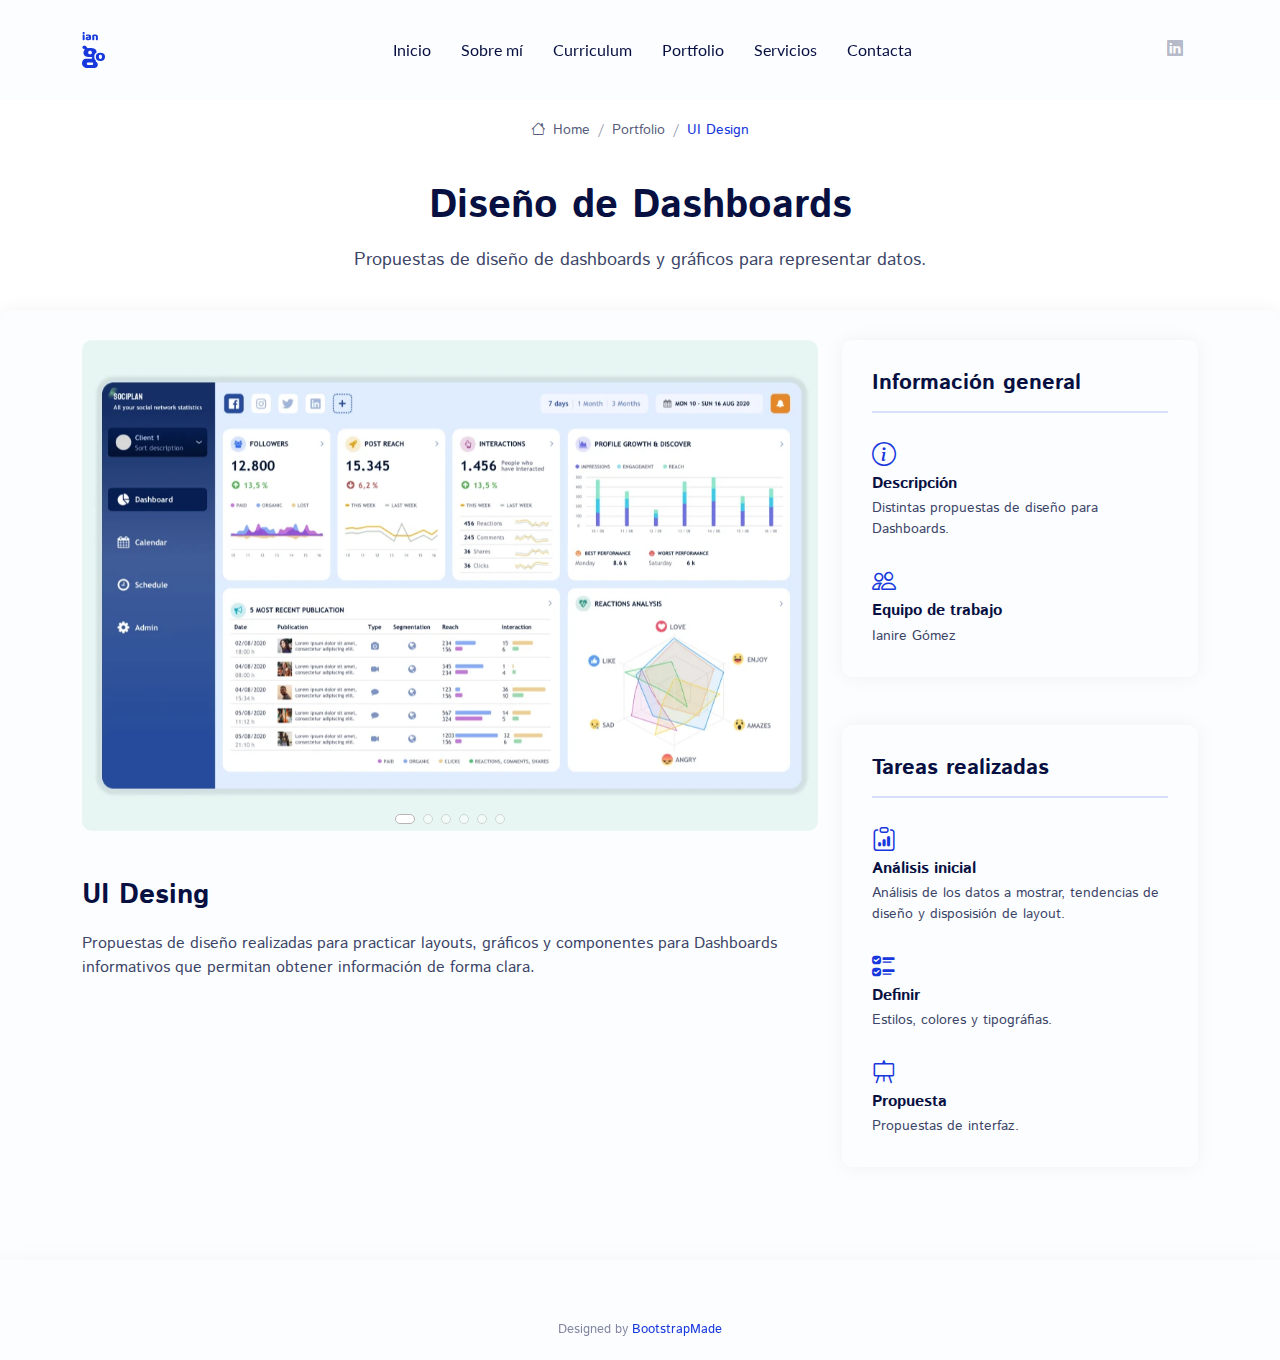
<file: Dashboards.html>
<!DOCTYPE html>
<html lang="en">

<head>
  <meta charset="utf-8">
  <meta content="width=device-width, initial-scale=1.0" name="viewport">
  <title>ianGo Design | Diseñadora UX/UI. Experta en eLearning. Diseño de Contenidos</title>
  <meta name="description" content="Propuestas de diseño de dashboards y gráficos para representar datos.">
  <meta name="keywords" content="">

  <!-- Favicons -->
  <link href="assets/img/favicon.png?" rel="icon">
  <link href="assets/img/apple-touch-icon.png" rel="apple-touch-icon">

  <!-- Fonts -->
  <link rel="preconnect" href="https://fonts.googleapis.com">
  <link rel="preconnect" href="https://fonts.gstatic.com" crossorigin>
  <link href="https://fonts.googleapis.com/css2?family=Istok+Web:ital,wght@0,400;0,700;1,400;1,700&family=Lato:ital,wght@0,100;0,300;0,400;0,700;0,900;1,100;1,300;1,400;1,700;1,900&display=swap" rel="stylesheet">

  <!-- Vendor CSS Files -->
  <link href="assets/vendor/bootstrap/css/bootstrap.min.css" rel="stylesheet">
  <link href="assets/vendor/bootstrap-icons/bootstrap-icons.css" rel="stylesheet">
  <link href="assets/vendor/aos/aos.css" rel="stylesheet">
  <link href="assets/vendor/glightbox/css/glightbox.min.css" rel="stylesheet">
  <link href="assets/vendor/swiper/swiper-bundle.min.css" rel="stylesheet">

  <!-- Main CSS File -->
  <link href="assets/css/main.css" rel="stylesheet">

  <!-- =======================================================
  * Template Name: EasyFolio
  * Template URL: https://bootstrapmade.com/easyfolio-bootstrap-portfolio-template/
  * Updated: Feb 21 2025 with Bootstrap v5.3.3
  * Author: BootstrapMade.com
  * License: https://bootstrapmade.com/license/
  ======================================================== -->
</head>

<body class="portfolio-details-page">

  <header id="header" class="header d-flex align-items-center sticky-top">
    <div class="header-container container-fluid container-xl position-relative d-flex align-items-center justify-content-between">

      <a href="index.html" class="logo d-flex align-items-center me-auto me-xl-0">
        <!-- Uncomment the line below if you also wish to use an image logo -->
        <!-- <img src="assets/img/logo.webp" alt=""> -->
       <img src="assets/img/ianGoLogo.svg" alt="Portfolio Hero Image" class="img-fluid" data-aos="zoom-out" data-aos-delay="300">
         <h1 class="sitename"></h1>
      </a>

       <nav id="navmenu" class="navmenu">
        <ul>
          <li><a href="./index.html#hero">Inicio</a></li>
          <li><a href="./index.html#about">Sobre mí</a></li>
          <li><a href="./index.html#resume">Curriculum</a></li>
          <li><a href="./index.html#portfolio">Portfolio</a></li>
          <li><a href="./index.html#services">Servicios</a></li>
         <!--  <li class="dropdown"><a href="#"><span>Dropdown</span> <i class="bi bi-chevron-down toggle-dropdown"></i></a>
            <ul>
              <li><a href="#">Dropdown 1</a></li>
              <li class="dropdown"><a href="#"><span>Deep Dropdown</span> <i class="bi bi-chevron-down toggle-dropdown"></i></a>
                <ul>
                  <li><a href="#">Deep Dropdown 1</a></li>
                  <li><a href="#">Deep Dropdown 2</a></li>
                  <li><a href="#">Deep Dropdown 3</a></li>
                  <li><a href="#">Deep Dropdown 4</a></li>
                  <li><a href="#">Deep Dropdown 5</a></li>
                </ul>
              </li>
              <li><a href="#">Dropdown 2</a></li>
              <li><a href="#">Dropdown 3</a></li>
              <li><a href="#">Dropdown 4</a></li>
            </ul>
          </li>-->
          <li><a href="./index.html#contact">Contacta</a></li>
        </ul>
        <i class="mobile-nav-toggle d-xl-none bi bi-list"></i>
      </nav>

      <div class="header-social-links">
        <a href="https://www.linkedin.com/in/ianiregomez/" class="linkedin" target="_blank"><i class="bi bi-linkedin"></i></a>
      </div>
    </div>
  </header>

  <main class="main">

    <!-- Page Title -->
    <div class="page-title">
      <div class="breadcrumbs">
        <nav aria-label="breadcrumb">
          <ol class="breadcrumb">
            <li class="breadcrumb-item"><a href="./index.html"><i class="bi bi-house"></i> Home</a></li>
            <li class="breadcrumb-item"><a href="./index.html#portfolio">Portfolio</a></li>
            <li class="breadcrumb-item active current">UI Design</li>
          </ol>
        </nav>
      </div>

      <div class="title-wrapper">
        <h1>Diseño de Dashboards</h1>
        <p>Propuestas de diseño de dashboards y gráficos para representar datos.</p>
      </div>
    </div><!-- End Page Title -->

    <!-- Portfolio Details Section -->
    <section id="service-details" class="service-details section">

      <div class="container" data-aos="fade-up" data-aos-delay="100">

        <div class="row gy-4">

          <div class="col-lg-8">
            <div class="service-details-slider swiper init-swiper">
              <script type="application/json" class="swiper-config">
                {
                  "loop": true,
                  "speed": 600,
                  "autoplay": {
                    "delay": 5000
                  },
                  "slidesPerView": 1,
                  "pagination": {
                    "el": ".swiper-pagination",
                    "type": "bullets",
                    "clickable": true
                  }
                }
              </script>
              <div class="swiper-wrapper align-items-center">
                <div class="swiper-slide">
                  <img src="assets/img/portfolio/dashboards/project_dashboards_1_1x.webp" alt="" class="img-fluid" loading="lazy">
                </div>
                <div class="swiper-slide">
                  <img src="assets/img/portfolio/dashboards/project_dashboards_2_1x.webp" alt="" class="img-fluid" loading="lazy">
                </div>
                <div class="swiper-slide">
                  <img src="assets/img/portfolio/dashboards/project_dashboards_3_1x.webp" alt="" class="img-fluid" loading="lazy">
                </div>
                <div class="swiper-slide">
                  <img src="assets/img/portfolio/dashboards/project_dashboards_4_1x.webp" alt="" class="img-fluid" loading="lazy">
                </div>
                <div class="swiper-slide">
                  <img src="assets/img/portfolio/dashboards/project_dashboards_5_1x.webp" alt="" class="img-fluid" loading="lazy">
                </div>
                <div class="swiper-slide">
                  <img src="assets/img/portfolio/dashboards/project_dashboards_6_1x.webp" alt="" class="img-fluid" loading="lazy">
                </div>
             
              </div>
              <div class="swiper-pagination"></div>
            </div>

            <div class="content mt-5">
              <h3>UI Desing</h3>
              <p>
               Propuestas de diseño realizadas para practicar layouts, gráficos y componentes para Dashboards informativos que permitan obtener información de forma clara.
              </p>
             

              <div class="features mt-4">
                <div class="row gy-4">
                  <div class="col-md-6" data-aos="fade-up" data-aos-delay="100">
                    <div class="feature-box d-flex align-items-center">
                      <i class="bi bi-check"></i>
                      <h4>Análisis UX</h4>
                    </div>
                  </div>
                  <div class="col-md-6" data-aos="fade-up" data-aos-delay="200">
                    <div class="feature-box d-flex align-items-center">
                      <i class="bi bi-check"></i>
                      <h4>Diseño UX / UI</h4>
                    </div>
                  </div>
                  <div class="col-md-6" data-aos="fade-up" data-aos-delay="300">
                    <div class="feature-box d-flex align-items-center">
                      <i class="bi bi-check"></i>
                      <h4>Guía de estilos</h4>
                    </div>
                  </div>
                  <div class="col-md-6" data-aos="fade-up" data-aos-delay="400">
                    <div class="feature-box d-flex align-items-center">
                      <i class="bi bi-check"></i>
                      <h4>Componentes</h4>
                    </div>
                  </div>
                </div>
              </div>

              
            </div>
          </div>

          <div class="col-lg-4">
            <div class="service-info">
              <h4>Información general</h4>
              <div class="info-item">
                <i class="bi bi-info-circle"></i>
                <h5>Descripción</h5>
                <p>Distintas propuestas de diseño para Dashboards.</p>
              </div>
              <div class="info-item">
                <i class="bi bi-people"></i>
                <h5>Equipo de trabajo</h5>
                <p>Ianire Gómez</p>
                
              </div>
              
            </div>

            <div class="service-info mt-5">
              <h4>Tareas realizadas</h4>
              <div class="info-item">
                <i class="bi bi-clipboard-data"></i>

                <h5>Análisis inicial</h5>
                <p>Análisis de los datos a mostrar, tendencias de diseño y disposisión de layout.</p>
              </div>
              <div class="info-item">
                <i class="bi bi-ui-checks"></i>
                <h5>Definir</h5>
                <p>Estilos, colores y tipográfias. </p>
              </div>
              <div class="info-item">
                <i class="bi bi-easel"></i>
                <h5>Propuesta</h5>
                <p>Propuestas de interfaz.</p>
              </div>
            </div>
          </div>

        </div>

      </div>

    </section><!-- /Portfolio Details Section -->

  </main>

   <footer id="footer" class="footer">

    <div class="container">
      
      
      <div class="credits">
      <div class="copyright text-center ">
         Designed by <a href="https://bootstrapmade.com/">BootstrapMade</a></p>
      </div>
        <!-- All the links in the footer should remain intact. -->
        <!-- You can delete the links only if you've purchased the pro version. -->
        <!-- Licensing information: https://bootstrapmade.com/license/ -->
        <!-- Purchase the pro version with working PHP/AJAX contact form: [buy-url] -->
       
      </div>
    </div>

  </footer>

  <!-- Scroll Top -->
  <a href="#" id="scroll-top" class="scroll-top d-flex align-items-center justify-content-center"><i class="bi bi-arrow-up-short"></i></a>

  <!-- Vendor JS Files -->
  <script src="assets/vendor/bootstrap/js/bootstrap.bundle.min.js"></script>
  <script src="assets/vendor/php-email-form/validate.js"></script>
  <script src="assets/vendor/aos/aos.js"></script>
  <script src="assets/vendor/waypoints/noframework.waypoints.js"></script>
  <script src="assets/vendor/glightbox/js/glightbox.min.js"></script>
  <script src="assets/vendor/imagesloaded/imagesloaded.pkgd.min.js"></script>
  <script src="assets/vendor/isotope-layout/isotope.pkgd.min.js"></script>
  <script src="assets/vendor/swiper/swiper-bundle.min.js"></script>

  <!-- Main JS File -->
  <script src="assets/js/main.js"></script>

</body>

</html>
</file>
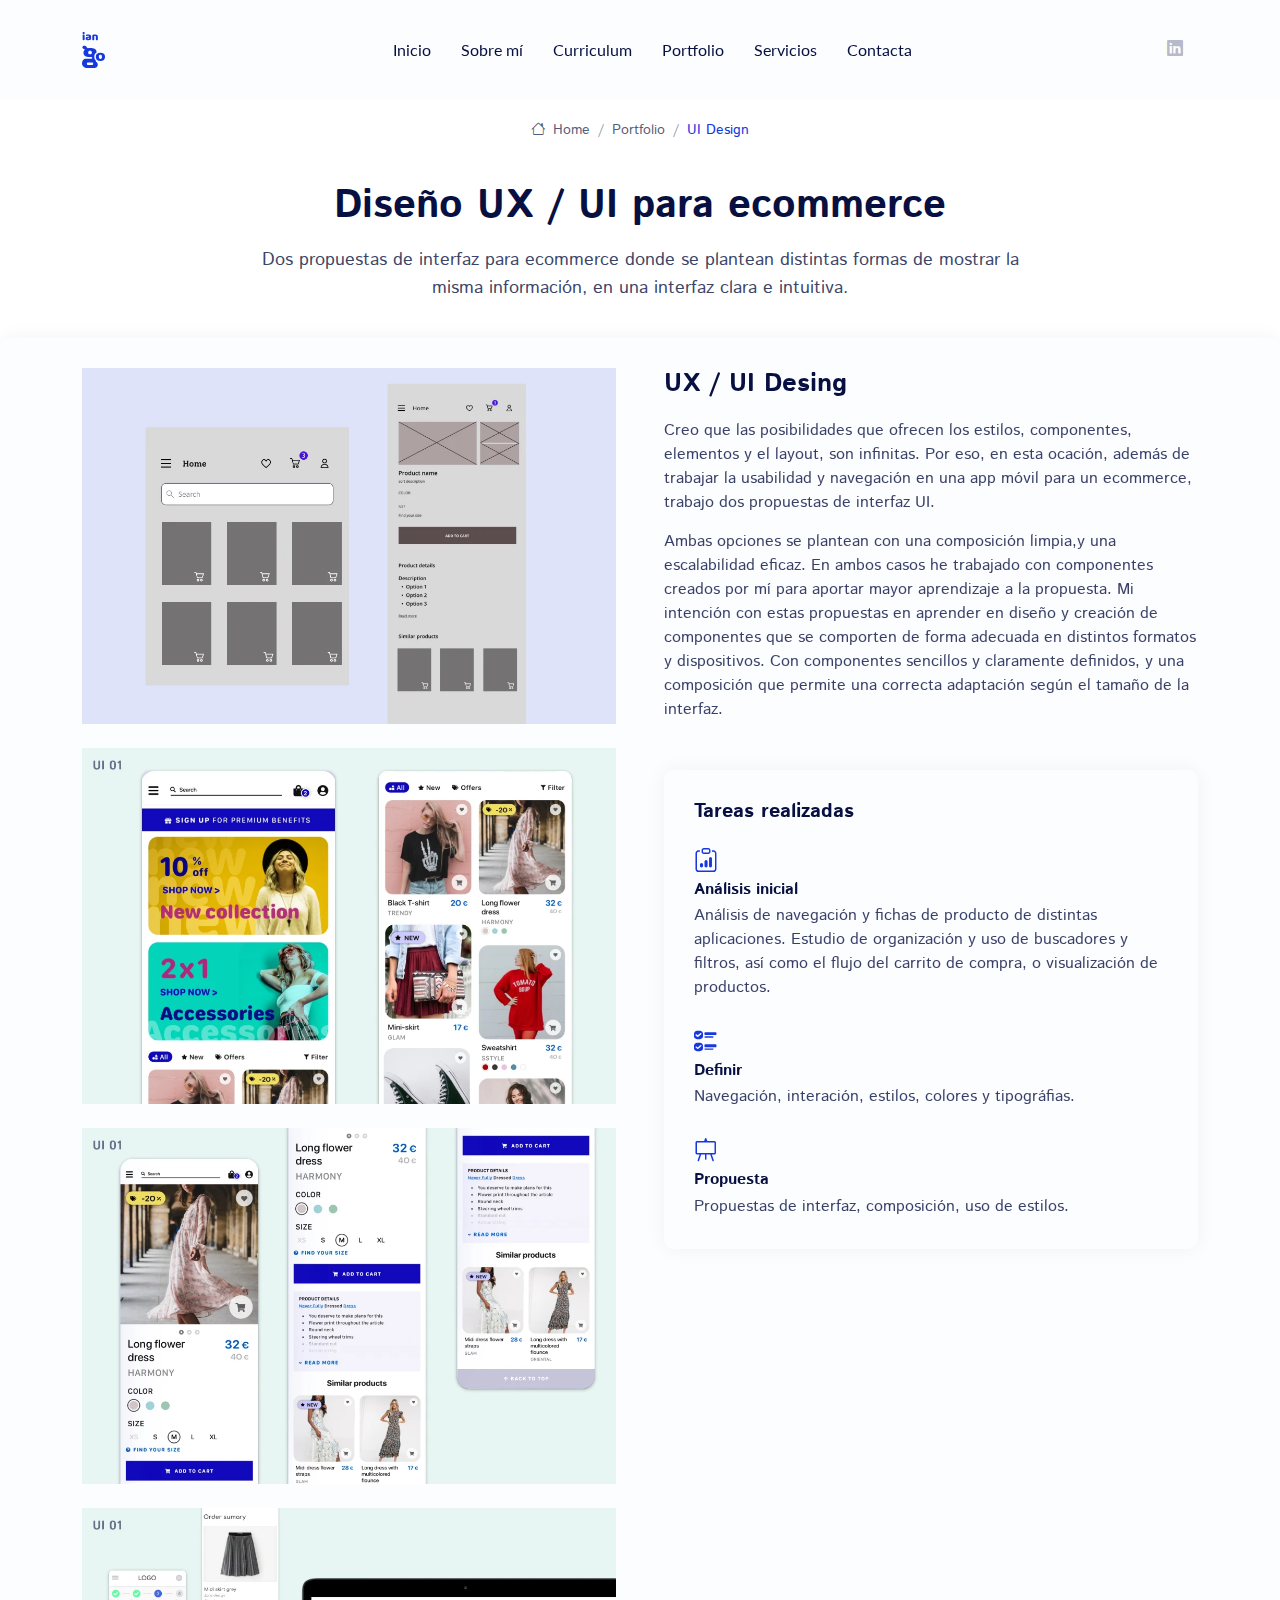
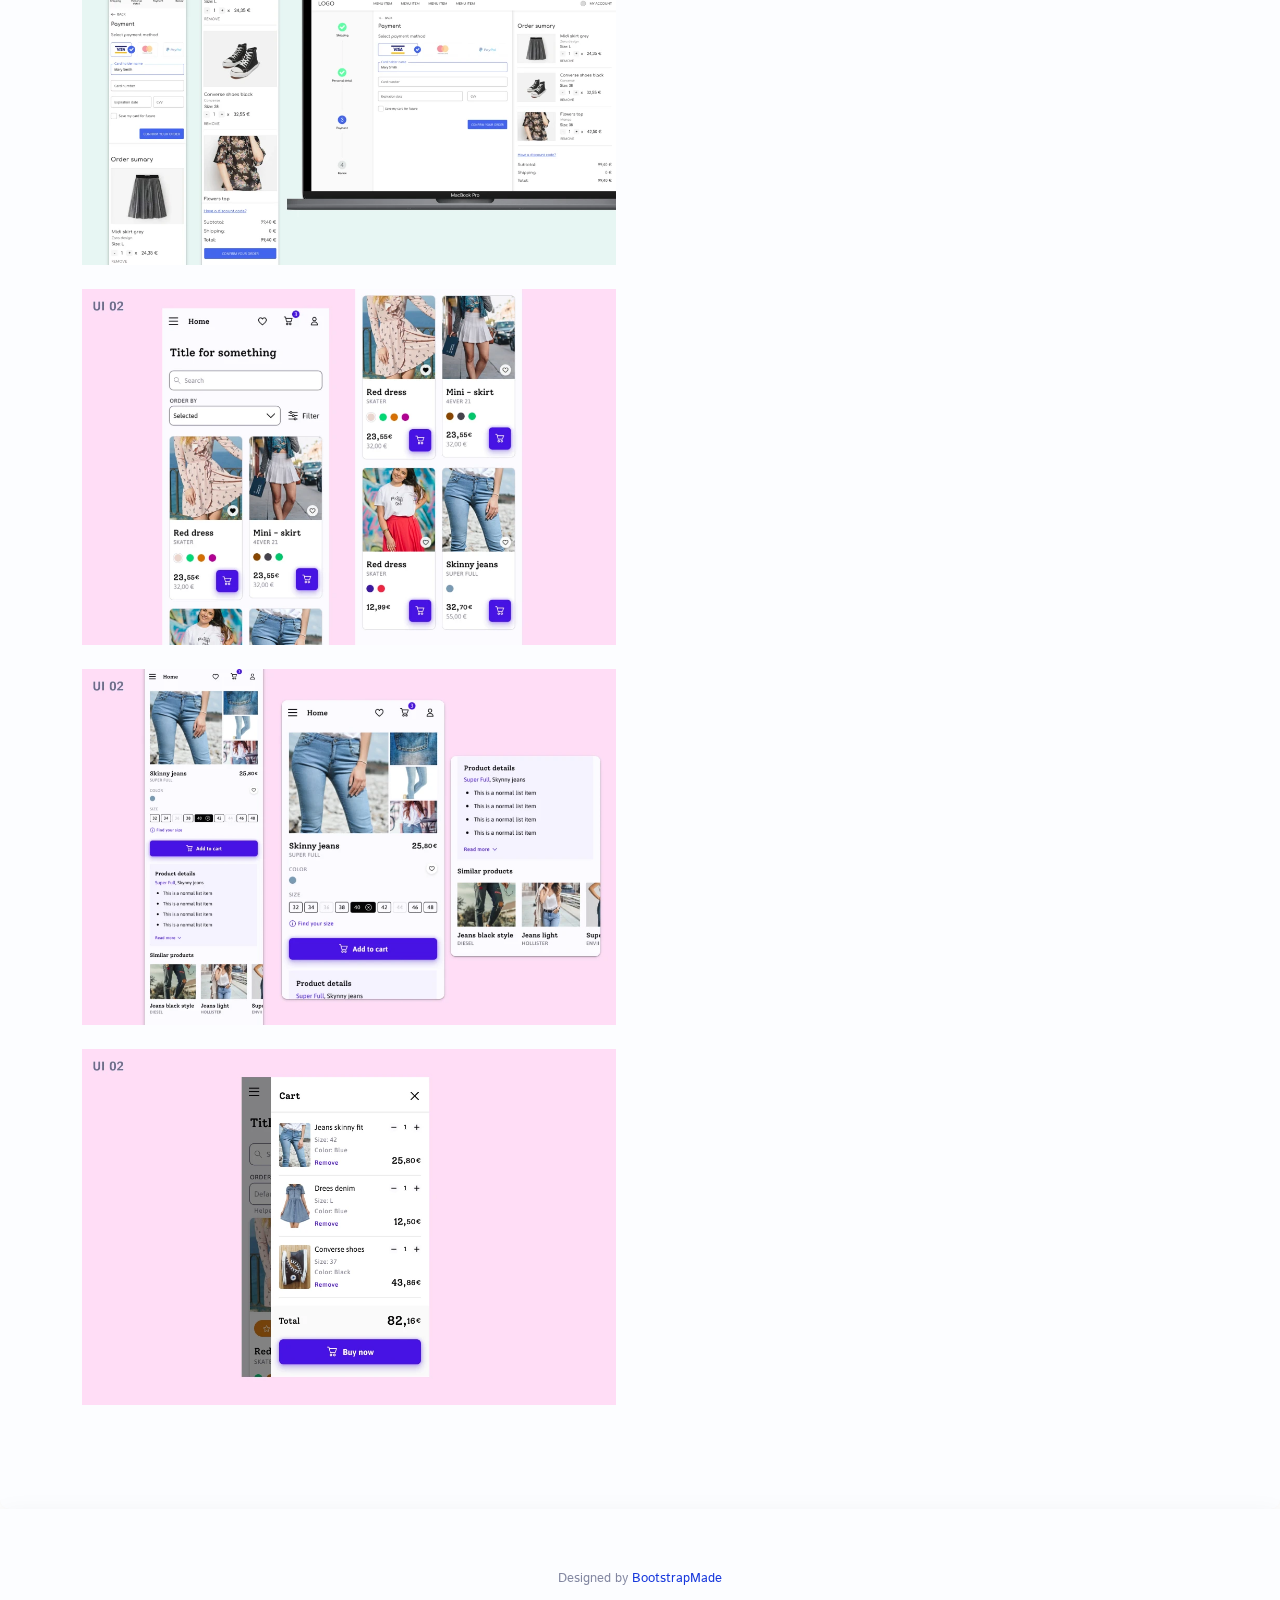
<file: EcommerceAPP.html>
<!DOCTYPE html>
<html lang="en">

<head>
  <meta charset="utf-8">
  <meta content="width=device-width, initial-scale=1.0" name="viewport">
  <title>ianGo Design | Diseñadora UX/UI. Experta en eLearning. Diseño de Contenidos</title>
  <meta name="description" content="Dos propuestas de interfaz para ecommerce donde se plantean distintas formas de mostrar la misma información, en una interfaz clara e intuitiva.">
  <meta name="keywords" content="">

  <!-- Favicons -->
  <link href="assets/img/favicon.png?" rel="icon">
  <link href="assets/img/apple-touch-icon.png" rel="apple-touch-icon">

  <!-- Fonts -->
  <link rel="preconnect" href="https://fonts.googleapis.com">
  <link rel="preconnect" href="https://fonts.gstatic.com" crossorigin>
  <link href="https://fonts.googleapis.com/css2?family=Istok+Web:ital,wght@0,400;0,700;1,400;1,700&family=Lato:ital,wght@0,100;0,300;0,400;0,700;0,900;1,100;1,300;1,400;1,700;1,900&display=swap" rel="stylesheet">

  <!-- Vendor CSS Files -->
  <link href="assets/vendor/bootstrap/css/bootstrap.min.css" rel="stylesheet">
  <link href="assets/vendor/bootstrap-icons/bootstrap-icons.css" rel="stylesheet">
  <link href="assets/vendor/aos/aos.css" rel="stylesheet">
  <link href="assets/vendor/glightbox/css/glightbox.min.css" rel="stylesheet">
  <link href="assets/vendor/swiper/swiper-bundle.min.css" rel="stylesheet">

  <!-- Main CSS File -->
  <link href="assets/css/main.css" rel="stylesheet">

  <!-- =======================================================
  * Template Name: EasyFolio
  * Template URL: https://bootstrapmade.com/easyfolio-bootstrap-portfolio-template/
  * Updated: Feb 21 2025 with Bootstrap v5.3.3
  * Author: BootstrapMade.com
  * License: https://bootstrapmade.com/license/
  ======================================================== -->
</head>

<body class="portfolio-details-page">

  <header id="header" class="header d-flex align-items-center sticky-top">
    <div class="header-container container-fluid container-xl position-relative d-flex align-items-center justify-content-between">

      <a href="index.html" class="logo d-flex align-items-center me-auto me-xl-0">
        <!-- Uncomment the line below if you also wish to use an image logo -->
        <!-- <img src="assets/img/logo.webp" alt=""> -->
       <img src="assets/img/ianGoLogo.svg" alt="IanGo Logo" class="img-fluid" data-aos="zoom-out" data-aos-delay="300">
         <h1 class="sitename"></h1>
      </a>

       <nav id="navmenu" class="navmenu">
        <ul>
          <li><a href="./index.html#hero">Inicio</a></li>
          <li><a href="./index.html#about">Sobre mí</a></li>
          <li><a href="./index.html#resume">Curriculum</a></li>
          <li><a href="./index.html#portfolio">Portfolio</a></li>
          <li><a href="./index.html#services">Servicios</a></li>
         <!--  <li class="dropdown"><a href="#"><span>Dropdown</span> <i class="bi bi-chevron-down toggle-dropdown"></i></a>
            <ul>
              <li><a href="#">Dropdown 1</a></li>
              <li class="dropdown"><a href="#"><span>Deep Dropdown</span> <i class="bi bi-chevron-down toggle-dropdown"></i></a>
                <ul>
                  <li><a href="#">Deep Dropdown 1</a></li>
                  <li><a href="#">Deep Dropdown 2</a></li>
                  <li><a href="#">Deep Dropdown 3</a></li>
                  <li><a href="#">Deep Dropdown 4</a></li>
                  <li><a href="#">Deep Dropdown 5</a></li>
                </ul>
              </li>
              <li><a href="#">Dropdown 2</a></li>
              <li><a href="#">Dropdown 3</a></li>
              <li><a href="#">Dropdown 4</a></li>
            </ul>
          </li>-->
          <li><a href="./index.html#contact">Contacta</a></li>
        </ul>
        <i class="mobile-nav-toggle d-xl-none bi bi-list"></i>
      </nav>

      <div class="header-social-links">
        <a href="https://www.linkedin.com/in/ianiregomez/" class="linkedin" target="_blank"><i class="bi bi-linkedin"></i></a>
      </div>
    </div>
  </header>

  <main class="main">

    <!-- Page Title -->
    <div class="page-title">
      <div class="breadcrumbs">
        <nav aria-label="breadcrumb">
          <ol class="breadcrumb">
            <li class="breadcrumb-item"><a href="./index.html"><i class="bi bi-house"></i> Home</a></li>
            <li class="breadcrumb-item"><a href="./index.html#portfolio">Portfolio</a></li>
            <li class="breadcrumb-item active current">UI Design</li>
          </ol>
        </nav>
      </div>

      <div class="title-wrapper">
        <h1>Diseño UX / UI para ecommerce</h1>
        <p>Dos propuestas de interfaz para ecommerce donde se plantean distintas formas de mostrar la misma información, en una interfaz clara e intuitiva.</p>
      </div>
    </div><!-- End Page Title -->

    <!-- Portfolio Details Section -->
      <section id="portfolio-details" class="service-details section">

      <div class="container" data-aos="fade-up" data-aos-delay="100">

        <div class="row gy-4 g-lg-5">
          <div class="col-lg-6">
                  <img src="assets/img/portfolio/ecommerceAPP/project_ecommerce_0_1x.webp" alt="" class="img-fluid mb-4" loading="lazy">
                  <img src="assets/img/portfolio/ecommerceAPP/project_ecommerce_1_1_1x.webp" alt="" class="img-fluid mb-4" loading="lazy">
                  <img src="assets/img/portfolio/ecommerceAPP/project_ecommerce_1_2_1x.webp" class="img-fluid mb-4" loading="lazy">
                  <img src="assets/img/portfolio/ecommerceAPP/project_ecommerce_1_3_1x.webp" class="img-fluid mb-4" loading="lazy">
                  <img src="assets/img/portfolio/ecommerceAPP/project_ecommerce_2_1_1x.webp" class="img-fluid mb-4" loading="lazy">
                  <img src="assets/img/portfolio/ecommerceAPP/project_ecommerce_2_2_1x.webp" class="img-fluid mb-4" loading="lazy">
                  <img src="assets/img/portfolio/ecommerceAPP/project_ecommerce_2_3_1x.webp" class="img-fluid mb-4" loading="lazy">
                 
          </div>
            <div class="col-lg-6">

             <div class="position-sticky" style="top: 40px">
              <div class="service-description">
                <h2>UX / UI Desing</h2>
                <p>Creo que las posibilidades que ofrecen los estilos, componentes, elementos y el layout, son infinitas. Por eso, en esta ocación, además de trabajar la usabilidad y navegación en una app móvil para un ecommerce, trabajo dos propuestas de interfaz UI. </p> 
                <p>Ambas opciones se plantean con una composición limpia,y una escalabilidad eficaz. En ambos casos he trabajado con componentes creados por mí para aportar mayor aprendizaje a la propuesta. Mi intención con estas propuestas en aprender en diseño y creación de componentes que se comporten de forma adecuada en distintos formatos y dispositivos. Con componentes sencillos y claramente definidos, y una composición que permite una correcta adaptación según el tamaño de la interfaz.  </p>  
           

            <div class="service-info mt-5">
              <h3>Tareas realizadas</h3>
              <div class="info-item">
                <i class="bi bi-clipboard-data"></i>

                <h5>Análisis inicial</h5>
                <p>Análisis de navegación y fichas de producto de distintas aplicaciones. Estudio de organización y uso de buscadores y filtros, así como el flujo del carrito de compra, o visualización de productos.</p>
              </div>
              <div class="info-item">
                <i class="bi bi-ui-checks"></i>
                <h5>Definir</h5>
                <p>Navegación, interación, estilos, colores y tipográfias. </p>
              </div>
              <div class="info-item">
                <i class="bi bi-easel"></i>
                <h5>Propuesta</h5>
                <p>Propuestas de interfaz, composición, uso de estilos.</p>
              </div>
              </div>
           </div>


              
            </div>
          </div>

        

      </div>
      </div>

    </section><!-- /Portfolio Details Section -->

  </main>

   <footer id="footer" class="footer">

    <div class="container">
      
      
      <div class="credits">
      <div class="copyright text-center ">
         Designed by <a href="https://bootstrapmade.com/">BootstrapMade</a></p>
      </div>
        <!-- All the links in the footer should remain intact. -->
        <!-- You can delete the links only if you've purchased the pro version. -->
        <!-- Licensing information: https://bootstrapmade.com/license/ -->
        <!-- Purchase the pro version with working PHP/AJAX contact form: [buy-url] -->
       
      </div>
    </div>

  </footer>

  <!-- Scroll Top -->
  <a href="#" id="scroll-top" class="scroll-top d-flex align-items-center justify-content-center"><i class="bi bi-arrow-up-short"></i></a>

  <!-- Vendor JS Files -->
  <script src="assets/vendor/bootstrap/js/bootstrap.bundle.min.js"></script>
  <script src="assets/vendor/php-email-form/validate.js"></script>
  <script src="assets/vendor/aos/aos.js"></script>
  <script src="assets/vendor/waypoints/noframework.waypoints.js"></script>
  <script src="assets/vendor/glightbox/js/glightbox.min.js"></script>
  <script src="assets/vendor/imagesloaded/imagesloaded.pkgd.min.js"></script>
  <script src="assets/vendor/isotope-layout/isotope.pkgd.min.js"></script>
  <script src="assets/vendor/swiper/swiper-bundle.min.js"></script>

  <!-- Main JS File -->
  <script src="assets/js/main.js"></script>

</body>

</html>
</file>
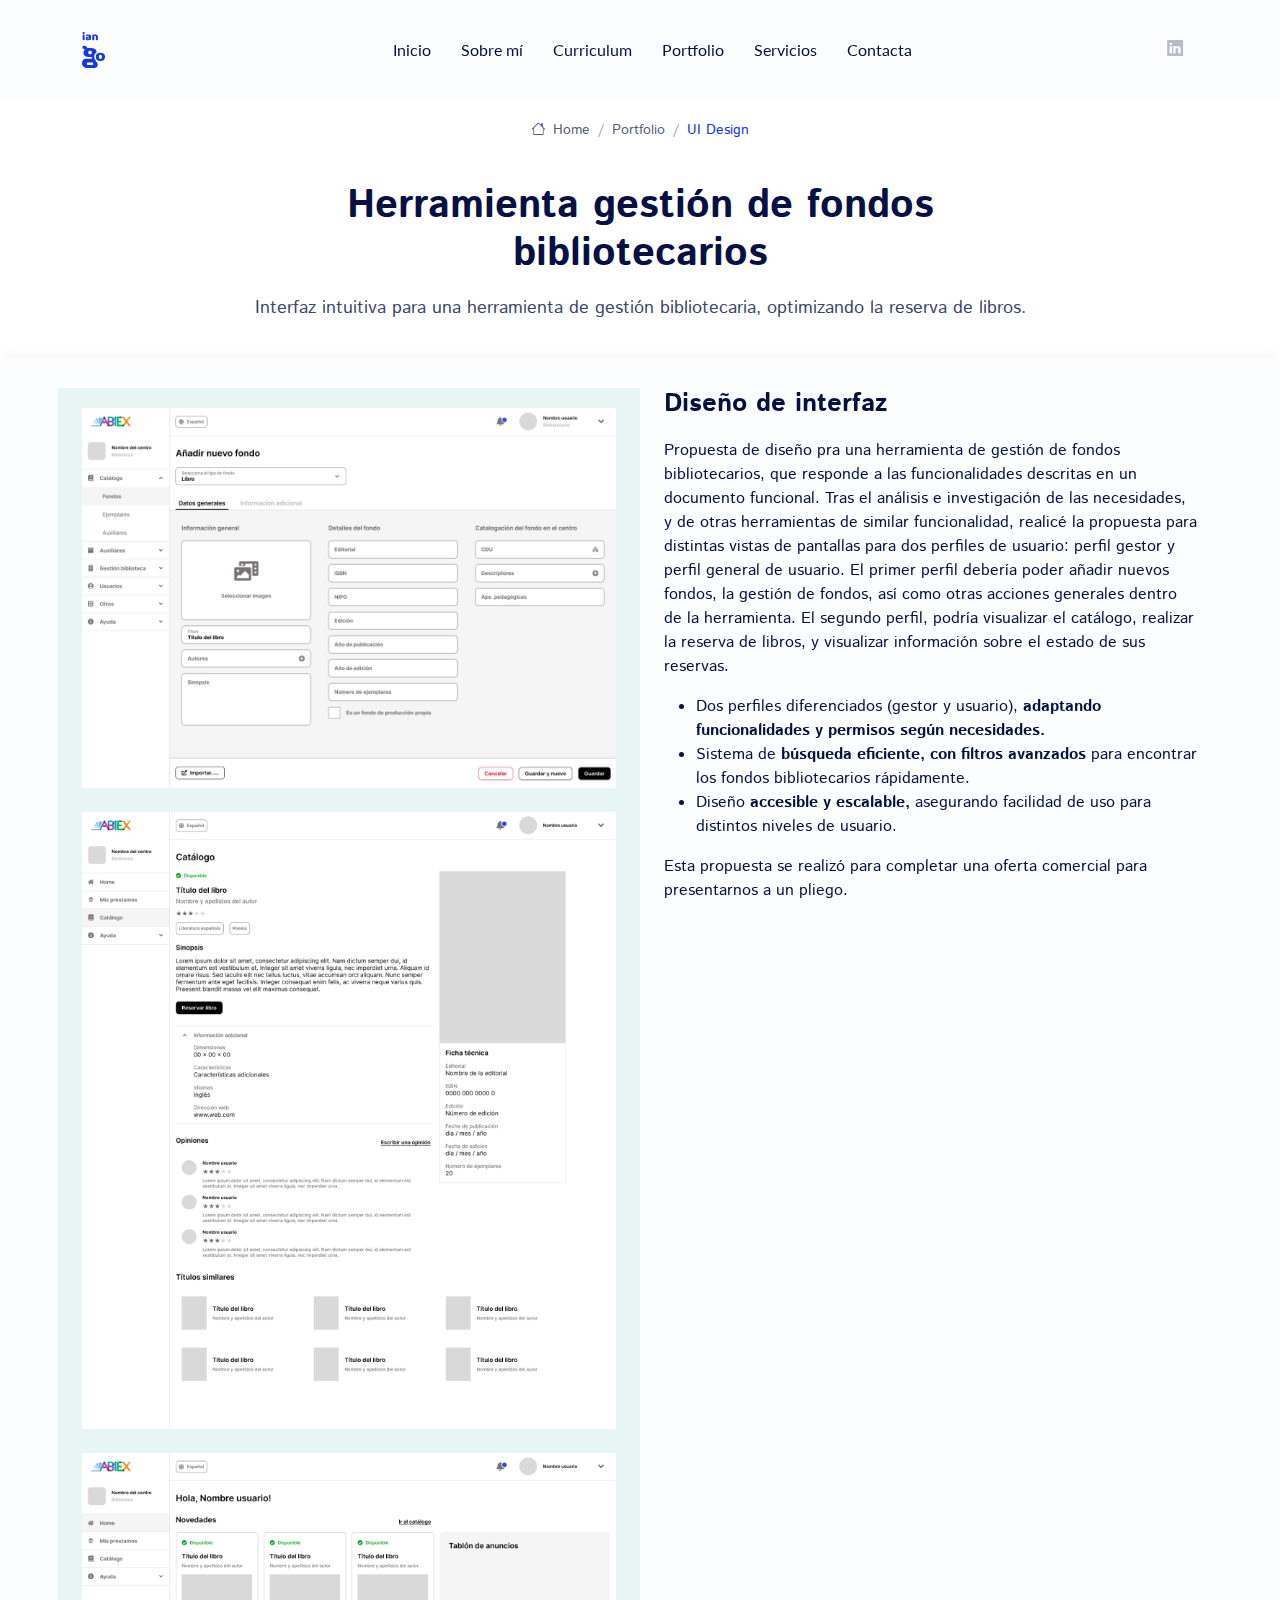
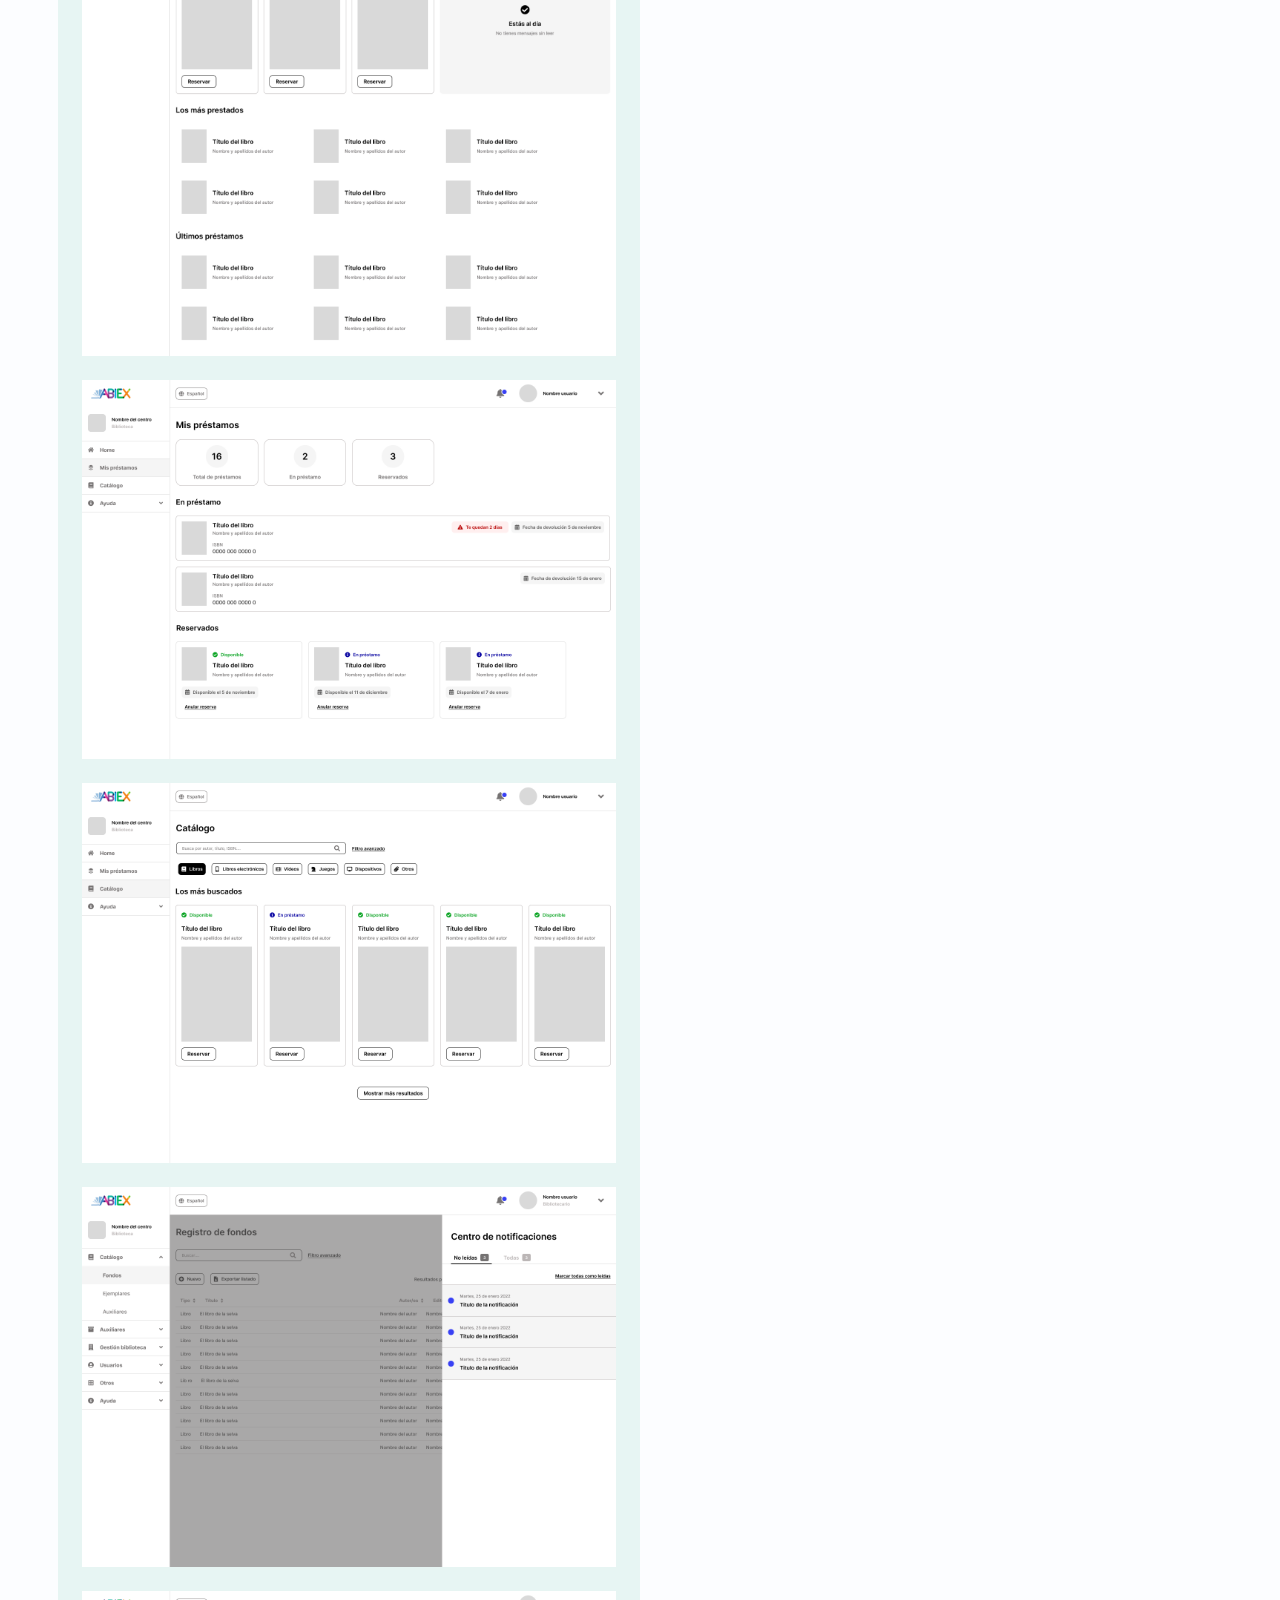
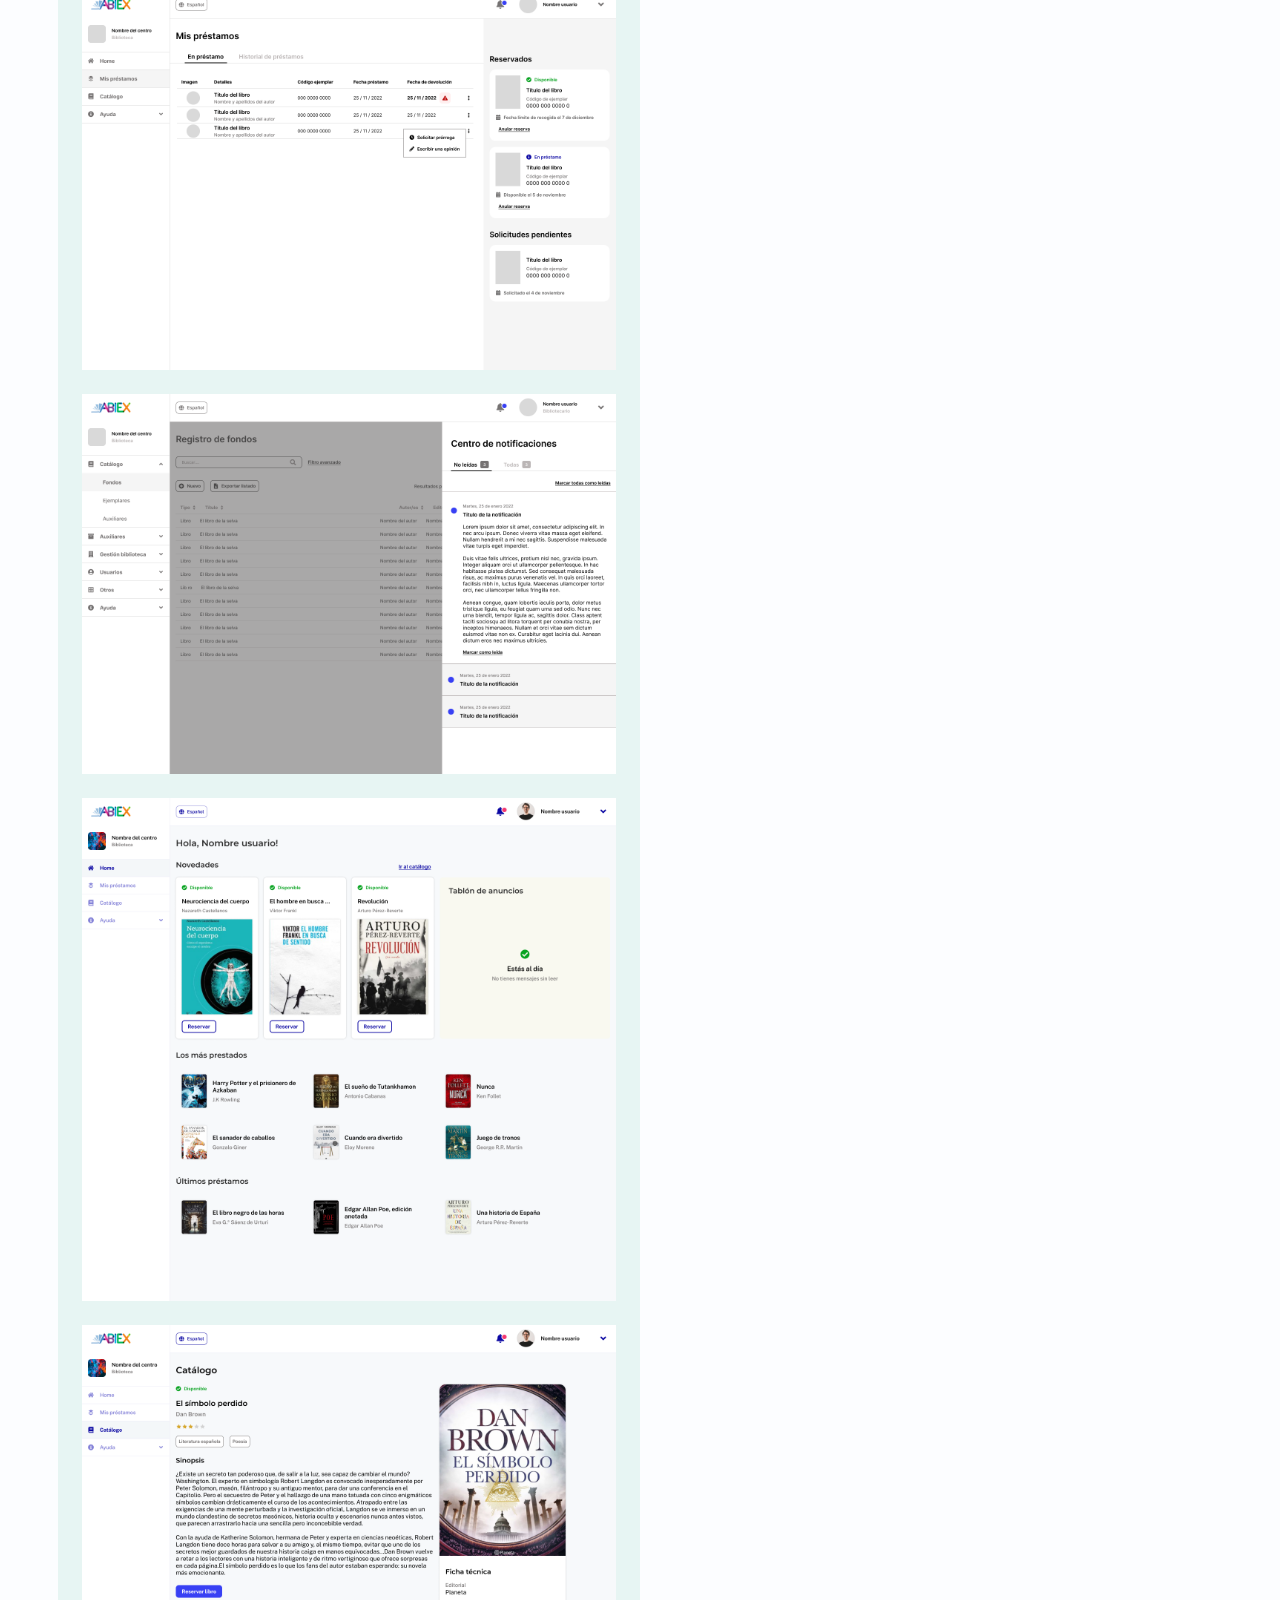
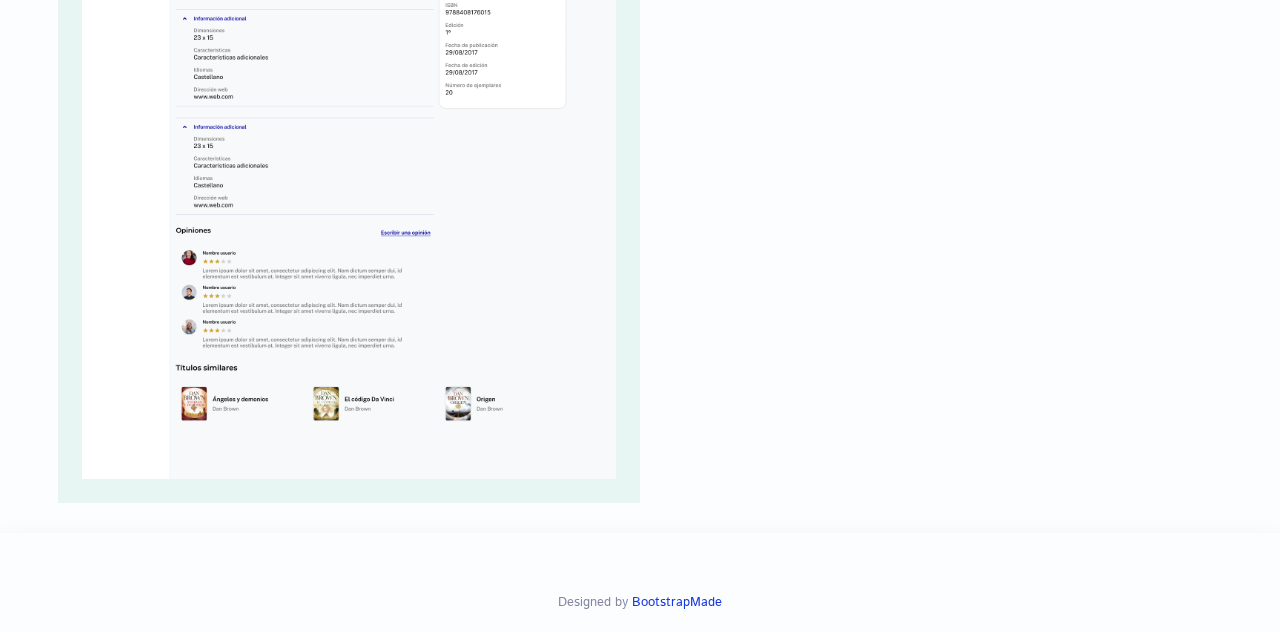
<file: herramientaBiblioteca.html>
<!DOCTYPE html>
<html lang="en">

<head>
  <meta charset="utf-8">
  <meta content="width=device-width, initial-scale=1.0" name="viewport">
  <title>ianGo Design | Diseñadora UX/UI. Experta en eLearning. Diseño de Contenidos</title>
  <meta name="description" content="Interfaz intuitiva para una herramienta de gestión bibliotecaria, optimizando la reserva de libros.">
  <meta name="keywords" content="">

  <!-- Favicons -->
  <link href="assets/img/favicon.png?" rel="icon">
  <link href="assets/img/apple-touch-icon.png" rel="apple-touch-icon">

  <!-- Fonts -->
  <link rel="preconnect" href="https://fonts.googleapis.com">
  <link rel="preconnect" href="https://fonts.gstatic.com" crossorigin>
  <link href="https://fonts.googleapis.com/css2?family=Istok+Web:ital,wght@0,400;0,700;1,400;1,700&family=Lato:ital,wght@0,100;0,300;0,400;0,700;0,900;1,100;1,300;1,400;1,700;1,900&display=swap" rel="stylesheet">

  <!-- Vendor CSS Files -->
  <link href="assets/vendor/bootstrap/css/bootstrap.min.css" rel="stylesheet">
  <link href="assets/vendor/bootstrap-icons/bootstrap-icons.css" rel="stylesheet">
  <link href="assets/vendor/aos/aos.css" rel="stylesheet">
  <link href="assets/vendor/glightbox/css/glightbox.min.css" rel="stylesheet">
  <link href="assets/vendor/swiper/swiper-bundle.min.css" rel="stylesheet">


  <!-- Main CSS File -->
  <link href="assets/css/main.css" rel="stylesheet">

  <!-- =======================================================
  * Template Name: EasyFolio
  * Template URL: https://bootstrapmade.com/easyfolio-bootstrap-portfolio-template/
  * Updated: Feb 21 2025 with Bootstrap v5.3.3
  * Author: BootstrapMade.com
  * License: https://bootstrapmade.com/license/
  ======================================================== -->
</head>

<body class="portfolio-details-page">

  <header id="header" class="header d-flex align-items-center sticky-top">
    <div class="header-container container-fluid container-xl position-relative d-flex align-items-center justify-content-between">

     <a href="index.html" class="logo d-flex align-items-center me-auto me-xl-0">
        <!-- Uncomment the line below if you also wish to use an image logo -->
        <!-- <img src="assets/img/logo.webp" alt=""> -->
       <img src="assets/img/ianGoLogo.svg" alt="Portfolio Hero Image" class="img-fluid" data-aos="zoom-out" data-aos-delay="300">
         <h1 class="sitename"></h1>
      </a>

       <nav id="navmenu" class="navmenu">
        <ul>
          <li><a href="./index.html#hero">Inicio</a></li>
          <li><a href="./index.html#about">Sobre mí</a></li>
          <li><a href="./index.html#resume">Curriculum</a></li>
          <li><a href="./index.html#portfolio">Portfolio</a></li>
          <li><a href="./index.html#services">Servicios</a></li>
         <!--  <li class="dropdown"><a href="#"><span>Dropdown</span> <i class="bi bi-chevron-down toggle-dropdown"></i></a>
            <ul>
              <li><a href="#">Dropdown 1</a></li>
              <li class="dropdown"><a href="#"><span>Deep Dropdown</span> <i class="bi bi-chevron-down toggle-dropdown"></i></a>
                <ul>
                  <li><a href="#">Deep Dropdown 1</a></li>
                  <li><a href="#">Deep Dropdown 2</a></li>
                  <li><a href="#">Deep Dropdown 3</a></li>
                  <li><a href="#">Deep Dropdown 4</a></li>
                  <li><a href="#">Deep Dropdown 5</a></li>
                </ul>
              </li>
              <li><a href="#">Dropdown 2</a></li>
              <li><a href="#">Dropdown 3</a></li>
              <li><a href="#">Dropdown 4</a></li>
            </ul>
          </li>-->
          <li><a href="./index.html#contact">Contacta</a></li>
        </ul>
        <i class="mobile-nav-toggle d-xl-none bi bi-list"></i>
      </nav>


       <div class="header-social-links">
        <a href="https://www.linkedin.com/in/ianiregomez/" class="linkedin" target="_blank"><i class="bi bi-linkedin"></i></a>
      </div>

    </div>
  </header>

  <main class="main">

    <!-- Page Title -->
    <div class="page-title">
      <div class="breadcrumbs">
        <nav aria-label="breadcrumb">
          <ol class="breadcrumb">
             <li class="breadcrumb-item"><a href="./index.html"><i class="bi bi-house"></i> Home</a></li>
            <li class="breadcrumb-item"><a href="./index.html#portfolio">Portfolio</a></li>
            <li class="breadcrumb-item active current">UI Design</li>
          </ol>
        </nav>
      </div>

      <div class="title-wrapper">
        <h1>Herramienta gestión de fondos bibliotecarios</h1>
<p> Interfaz intuitiva para una herramienta de gestión bibliotecaria, optimizando la reserva de libros. </p>
      </div>
    </div><!-- End Page Title -->

    <!-- Portfolio Details Section -->
    <section id="portfolio-details" class="portfolio-details section">

      <div class="container" data-aos="fade-up">

        <div class="row gy-4 g-lg-5">
          <div class="col-lg-6" style="background-color: var(--light-green);padding-top: 20px">
                  <img src="assets/img/portfolio/herramientaBiblioteca/img-1.webp" alt="" class="img-fluid mb-4" loading="lazy">
               
                  <img src="assets/img/portfolio/herramientaBiblioteca/img-3.webp" class="img-fluid mb-4" loading="lazy">
                  <img src="assets/img/portfolio/herramientaBiblioteca/img-4.webp" class="img-fluid mb-4" loading="lazy">
                  <img src="assets/img/portfolio/herramientaBiblioteca/img-5.webp" alt="" class="img-fluid mb-4" loading="lazy">
                  <img src="assets/img/portfolio/herramientaBiblioteca/img-6.webp" alt="" class="img-fluid mb-4" loading="lazy">
                  <img src="assets/img/portfolio/herramientaBiblioteca/img-7.webp" alt="" class="img-fluid mb-4" loading="lazy">
                  <img src="assets/img/portfolio/herramientaBiblioteca/img-8.webp" alt="" class="img-fluid mb-4" loading="lazy">
                  <img src="assets/img/portfolio/herramientaBiblioteca/img-9.webp" alt="" class="img-fluid mb-4" loading="lazy">
                  <img src="assets/img/portfolio/herramientaBiblioteca/img-fin-1.webp" alt="" class="img-fluid mb-4" loading="lazy">
                  <img src="assets/img/portfolio/herramientaBiblioteca/img-fin-2.webp" alt="" class="img-fluid mb-4" loading="lazy">

                 
          </div>

          <div class="col-lg-6">

            <div class="position-sticky" style="top: 40px">
              <div class="portfolio-description">
                <h2>Diseño de interfaz</h2>
                <p>
                
                 Propuesta de diseño pra una herramienta de gestión de fondos bibliotecarios, que responde a las funcionalidades descritas en un documento funcional. Tras el análisis e investigación de las necesidades, y de otras herramientas de similar funcionalidad, realicé la propuesta para distintas vistas de pantallas para dos perfiles de usuario: perfil gestor y perfil general de usuario. 

            El primer perfil debería poder añadir nuevos fondos, la gestión de fondos, así como otras acciones generales dentro de la herramienta. El segundo perfil, podría visualizar el catálogo, realizar la reserva de libros, y visualizar información sobre el estado de sus reservas.


                </p>
            
                <p><ul><li>Dos perfiles diferenciados (gestor y usuario), <b>adaptando funcionalidades y permisos según necesidades.</b></li>
                <li>Sistema de <b>búsqueda eficiente, con filtros avanzados</b> para encontrar los fondos bibliotecarios rápidamente.</li>
                <li>Diseño <b>accesible y escalable,</b> asegurando facilidad de uso para distintos niveles de usuario.</li></ul>
                </p>

                <p>Esta propuesta se realizó para completar una oferta comercial para presentarnos a un pliego.
                </p>

              </div>

             
            </div>

          </div>
        </div>

      </div>

    </section><!-- /Portfolio Details Section -->

  </main>

  <footer id="footer" class="footer">

    <div class="container">
      
      
      <div class="credits">
      <div class="copyright text-center ">
         Designed by <a href="https://bootstrapmade.com/">BootstrapMade</a></p>
      </div>
        <!-- All the links in the footer should remain intact. -->
        <!-- You can delete the links only if you've purchased the pro version. -->
        <!-- Licensing information: https://bootstrapmade.com/license/ -->
        <!-- Purchase the pro version with working PHP/AJAX contact form: [buy-url] -->
       
      </div>
    </div>

  </footer>

  <!-- Scroll Top -->
  <a href="#" id="scroll-top" class="scroll-top d-flex align-items-center justify-content-center"><i class="bi bi-arrow-up-short"></i></a>

  <!-- Vendor JS Files -->
  <script src="assets/vendor/bootstrap/js/bootstrap.bundle.min.js"></script>
  <script src="assets/vendor/php-email-form/validate.js"></script>
  <script src="assets/vendor/aos/aos.js"></script>
  <script src="assets/vendor/waypoints/noframework.waypoints.js"></script>
  <script src="assets/vendor/glightbox/js/glightbox.min.js"></script>
  <script src="assets/vendor/imagesloaded/imagesloaded.pkgd.min.js"></script>
  <script src="assets/vendor/isotope-layout/isotope.pkgd.min.js"></script>
  <script src="assets/vendor/swiper/swiper-bundle.min.js"></script>

  <!-- Main JS File -->
  <script src="assets/js/main.js"></script>

</body>

</html>
</file>
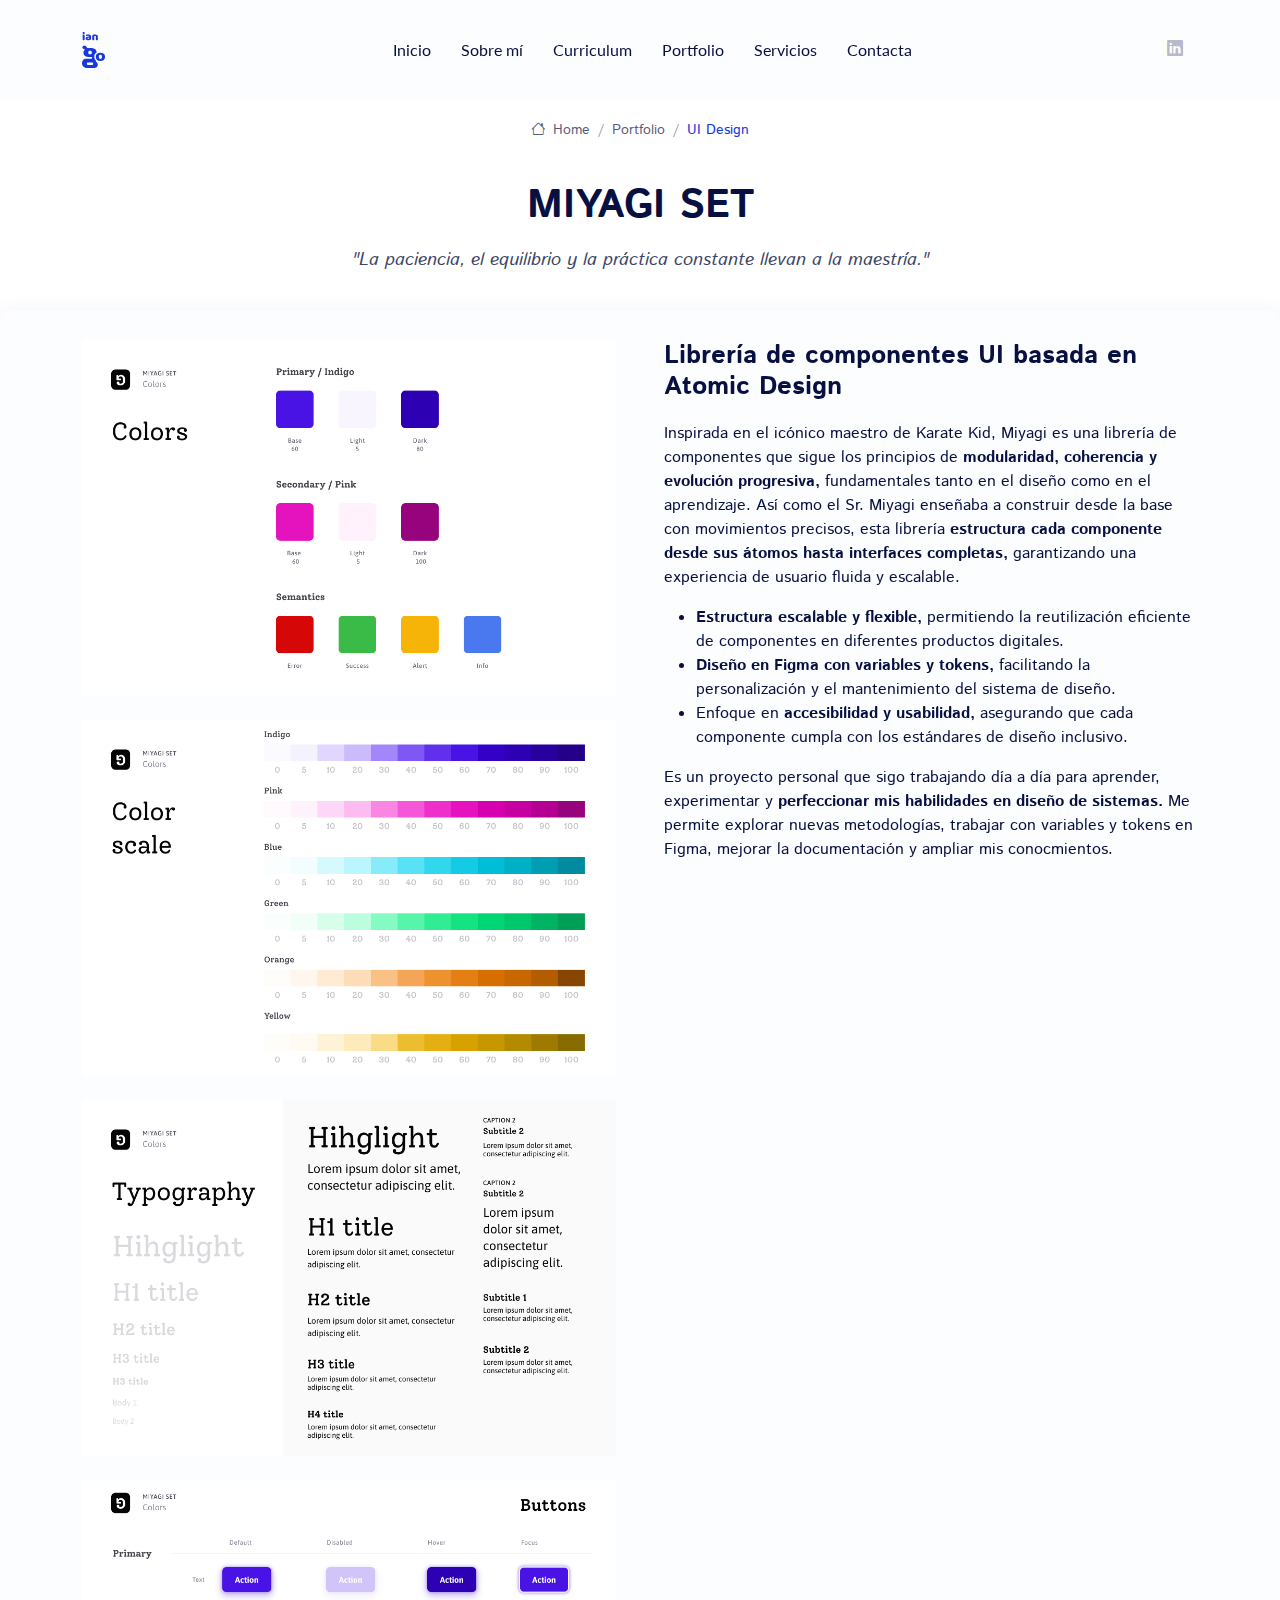
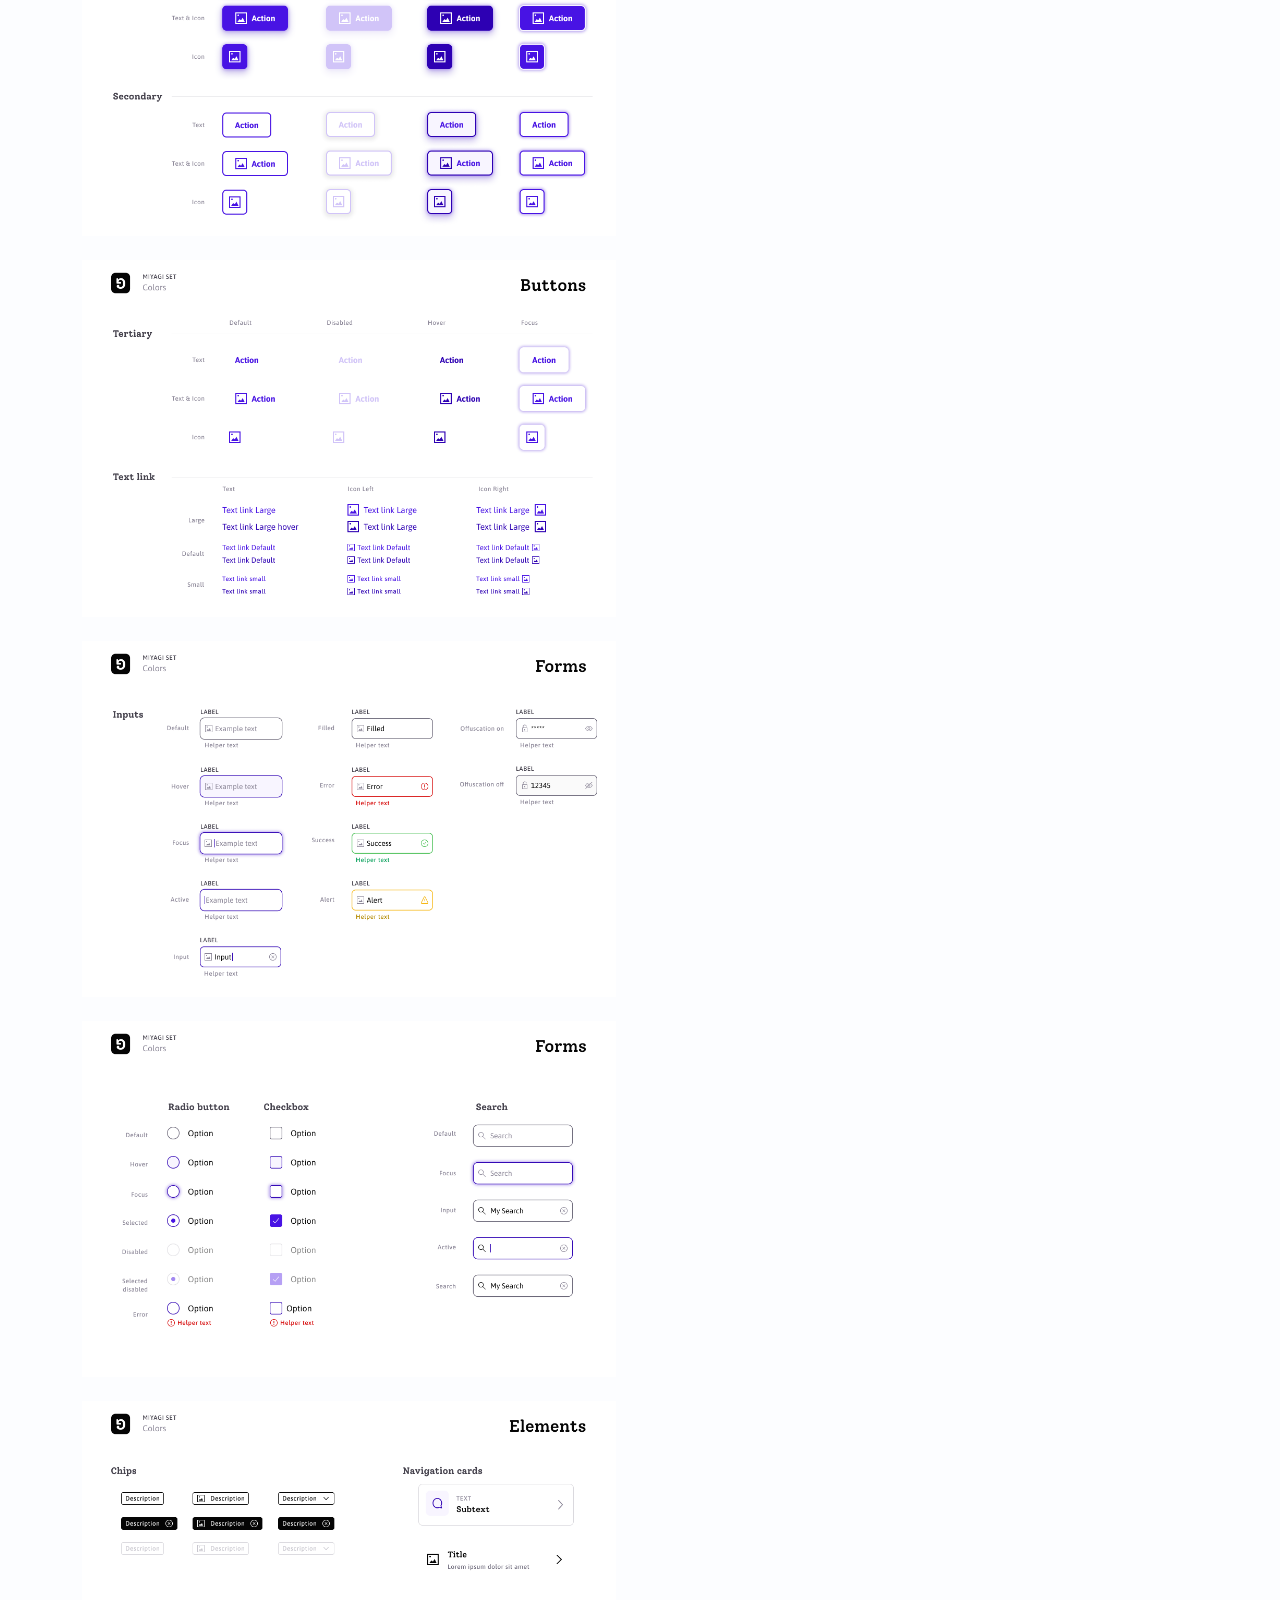
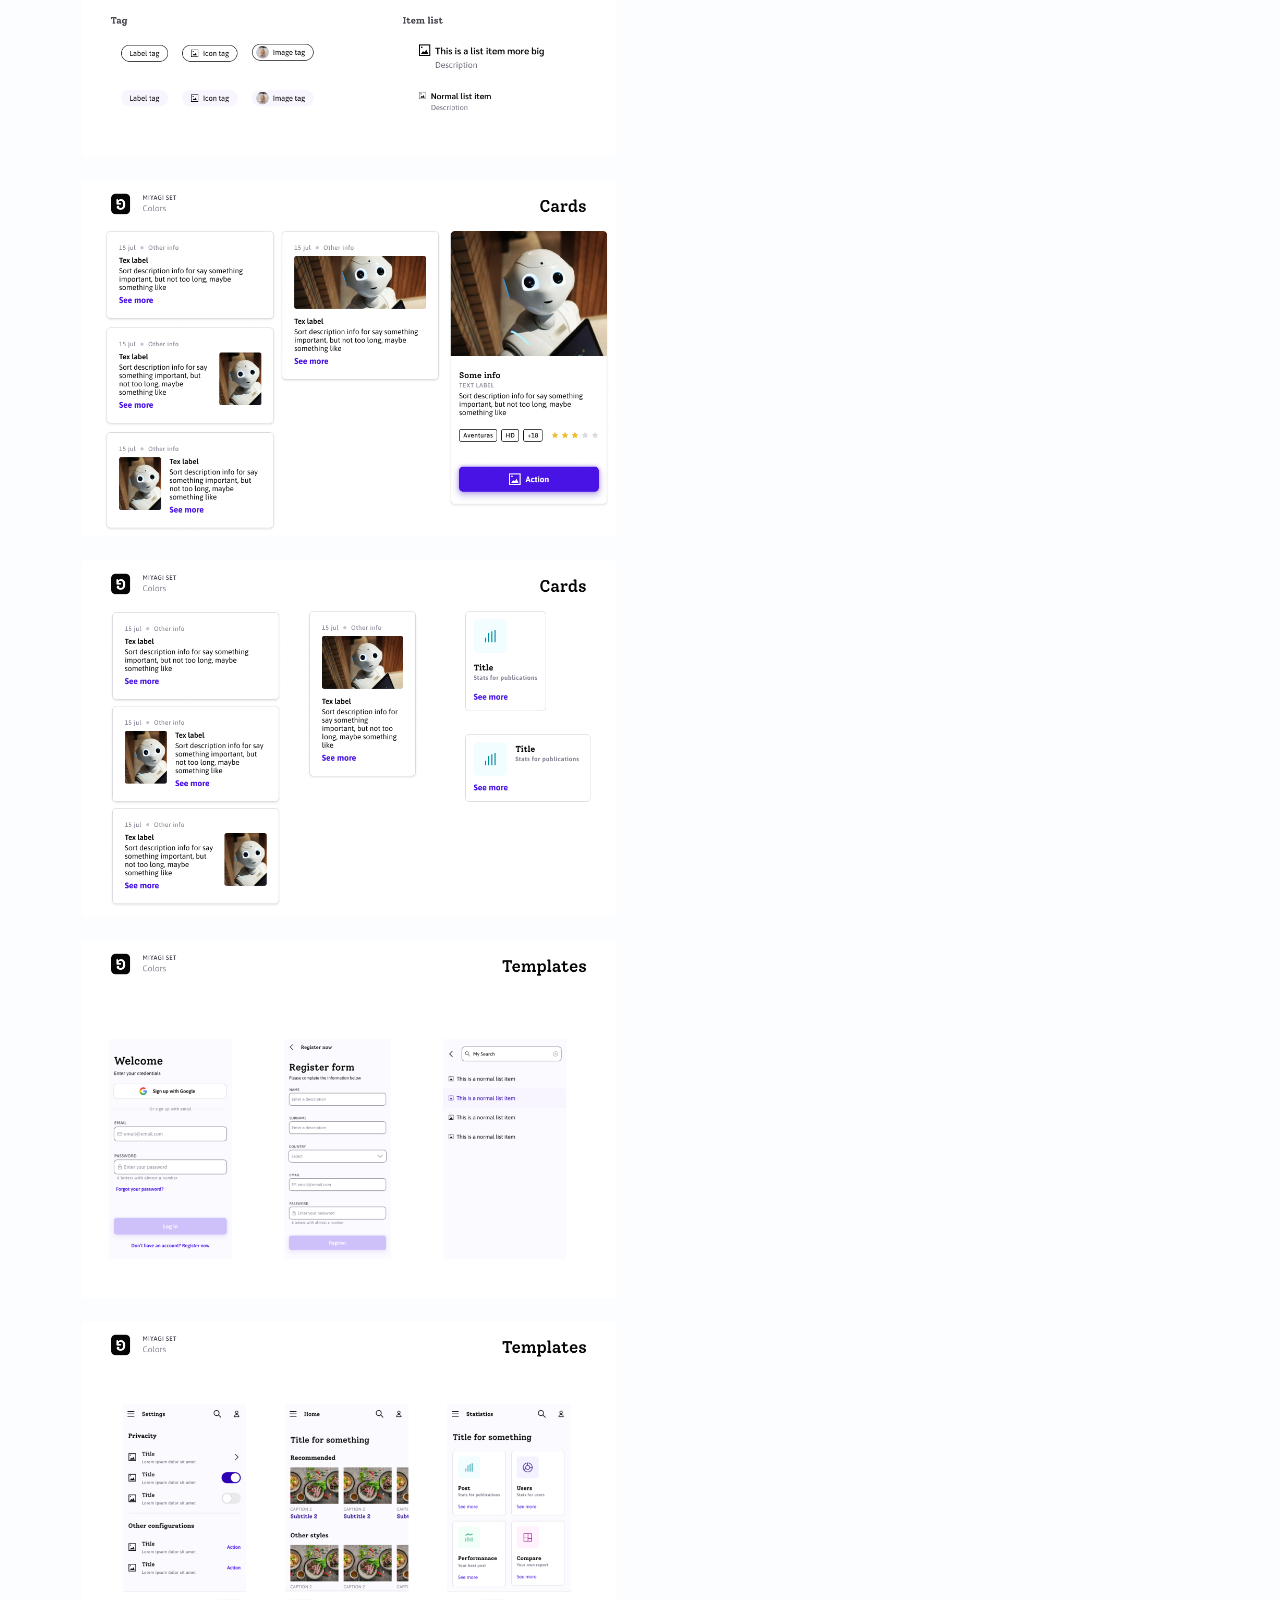
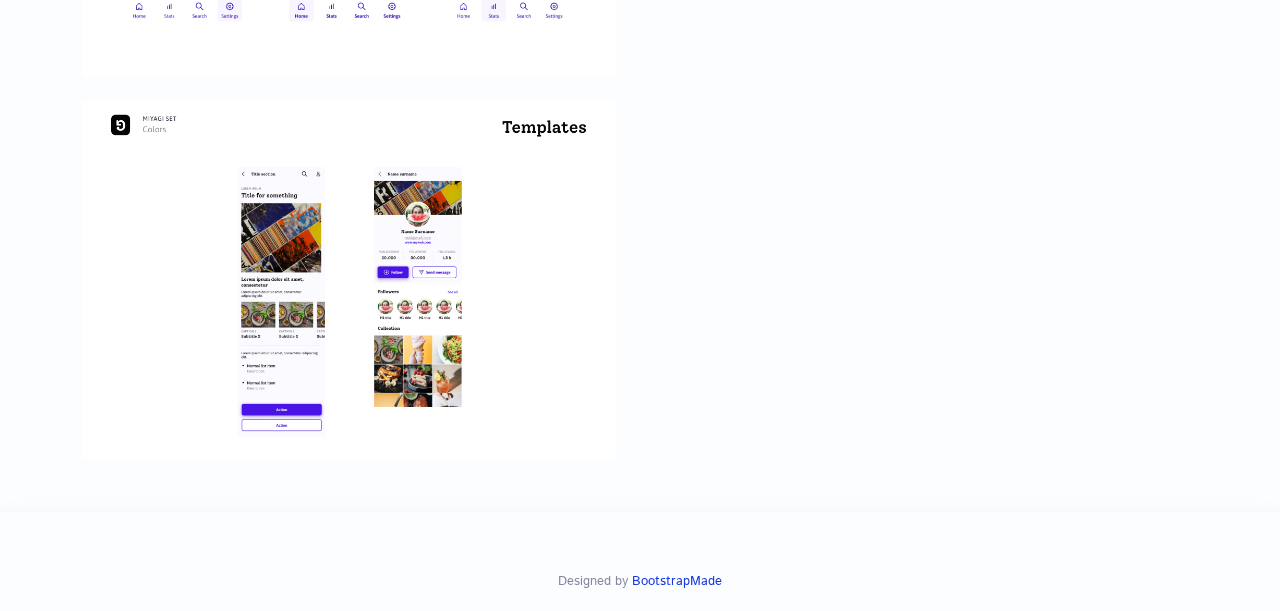
<file: miyagiSET.html>
<!DOCTYPE html>
<html lang="en">

<head>
  <meta charset="utf-8">
  <meta content="width=device-width, initial-scale=1.0" name="viewport">
  <title>ianGo Design | Diseñadora UX/UI. Experta en eLearning. Diseño de Contenidos</title>
  <meta name="description" content="Miyagi es una librería de componentes que sigue los principios de modularidad, coherencia y evolución progresiva.">
  <meta name="keywords" content="">
  <meta property="og:image" content="assets/img/portfolio/project_4_1x.webp" />

  <!-- Favicons -->
  <link href="assets/img/favicon.png?" rel="icon">
  <link href="assets/img/apple-touch-icon.png" rel="apple-touch-icon">

  <!-- Fonts -->
  <link rel="preconnect" href="https://fonts.googleapis.com">
  <link rel="preconnect" href="https://fonts.gstatic.com" crossorigin>
  <link href="https://fonts.googleapis.com/css2?family=Istok+Web:ital,wght@0,400;0,700;1,400;1,700&family=Lato:ital,wght@0,100;0,300;0,400;0,700;0,900;1,100;1,300;1,400;1,700;1,900&display=swap" rel="stylesheet">

  <!-- Vendor CSS Files -->
  <link href="assets/vendor/bootstrap/css/bootstrap.min.css" rel="stylesheet">
  <link href="assets/vendor/bootstrap-icons/bootstrap-icons.css" rel="stylesheet">
  <link href="assets/vendor/aos/aos.css" rel="stylesheet">
  <link href="assets/vendor/glightbox/css/glightbox.min.css" rel="stylesheet">
  <link href="assets/vendor/swiper/swiper-bundle.min.css" rel="stylesheet">


  <!-- Main CSS File -->
  <link href="assets/css/main.css" rel="stylesheet">

  <!-- =======================================================
  * Template Name: EasyFolio
  * Template URL: https://bootstrapmade.com/easyfolio-bootstrap-portfolio-template/
  * Updated: Feb 21 2025 with Bootstrap v5.3.3
  * Author: BootstrapMade.com
  * License: https://bootstrapmade.com/license/
  ======================================================== -->
</head>

<body class="portfolio-details-page">

  <header id="header" class="header d-flex align-items-center sticky-top">
    <div class="header-container container-fluid container-xl position-relative d-flex align-items-center justify-content-between">

     <a href="index.html" class="logo d-flex align-items-center me-auto me-xl-0">
        <!-- Uncomment the line below if you also wish to use an image logo -->
        <!-- <img src="assets/img/logo.webp" alt=""> -->
       <img src="assets/img/ianGoLogo.svg" alt="IanGo Logo" class="img-fluid" data-aos="zoom-out" data-aos-delay="300">
         <h1 class="sitename"></h1>
      </a>

       <nav id="navmenu" class="navmenu">
        <ul>
          <li><a href="./index.html#hero">Inicio</a></li>
          <li><a href="./index.html#about">Sobre mí</a></li>
          <li><a href="./index.html#resume">Curriculum</a></li>
          <li><a href="./index.html#portfolio">Portfolio</a></li>
          <li><a href="./index.html#services">Servicios</a></li>
         <!--  <li class="dropdown"><a href="#"><span>Dropdown</span> <i class="bi bi-chevron-down toggle-dropdown"></i></a>
            <ul>
              <li><a href="#">Dropdown 1</a></li>
              <li class="dropdown"><a href="#"><span>Deep Dropdown</span> <i class="bi bi-chevron-down toggle-dropdown"></i></a>
                <ul>
                  <li><a href="#">Deep Dropdown 1</a></li>
                  <li><a href="#">Deep Dropdown 2</a></li>
                  <li><a href="#">Deep Dropdown 3</a></li>
                  <li><a href="#">Deep Dropdown 4</a></li>
                  <li><a href="#">Deep Dropdown 5</a></li>
                </ul>
              </li>
              <li><a href="#">Dropdown 2</a></li>
              <li><a href="#">Dropdown 3</a></li>
              <li><a href="#">Dropdown 4</a></li>
            </ul>
          </li>-->
          <li><a href="./index.html#contact">Contacta</a></li>
        </ul>
        <i class="mobile-nav-toggle d-xl-none bi bi-list"></i>
      </nav>


       <div class="header-social-links">
        <a href="https://www.linkedin.com/in/ianiregomez/" class="linkedin" target="_blank"><i class="bi bi-linkedin"></i></a>
      </div>

    </div>
  </header>

  <main class="main">

    <!-- Page Title -->
    <div class="page-title">
      <div class="breadcrumbs">
        <nav aria-label="breadcrumb">
          <ol class="breadcrumb">
             <li class="breadcrumb-item"><a href="./index.html"><i class="bi bi-house"></i> Home</a></li>
            <li class="breadcrumb-item"><a href="./index.html#portfolio">Portfolio</a></li>
            <li class="breadcrumb-item active current">UI Design</li>
          </ol>
        </nav>
      </div>

      <div class="title-wrapper">
        <h1>MIYAGI SET</h1>
<p> <i>"La paciencia, el equilibrio y la práctica constante llevan a la maestría." </i>  </p>
      </div>
    </div><!-- End Page Title -->

    <!-- Portfolio Details Section -->
    <section id="portfolio-details" class="portfolio-details section">

      <div class="container" data-aos="fade-up">

        <div class="row gy-4 g-lg-5">
          <div class="col-lg-6">
                  <img src="assets/img/portfolio/miyagiSET/mg1_1x.webp" alt="" class="img-fluid mb-4" loading="lazy">
                  <img src="assets/img/portfolio/miyagiSET/mg2_1x.webp" alt="" class="img-fluid mb-4" loading="lazy">
                  <img src="assets/img/portfolio/miyagiSET/mg3_1x.webp" class="img-fluid mb-4" loading="lazy">
                  <img src="assets/img/portfolio/miyagiSET/mg4_1x.webp" class="img-fluid mb-4" loading="lazy">
                  <img src="assets/img/portfolio/miyagiSET/mg5_1x.webp" class="img-fluid mb-4" loading="lazy">
                  <img src="assets/img/portfolio/miyagiSET/mg6_1x.webp" class="img-fluid mb-4" loading="lazy">
                  <img src="assets/img/portfolio/miyagiSET/mg7_1x.webp" class="img-fluid mb-4" loading="lazy">
                  <img src="assets/img/portfolio/miyagiSET/mg8_1x.webp" class="img-fluid mb-4" loading="lazy">
                  <img src="assets/img/portfolio/miyagiSET/mg9_1x.webp" class="img-fluid mb-4" loading="lazy">
                  <img src="assets/img/portfolio/miyagiSET/mg10_1x.webp" class="img-fluid mb-4" loading="lazy">
                  <img src="assets/img/portfolio/miyagiSET/mg11_1x.webp" class="img-fluid mb-4" loading="lazy">
                  <img src="assets/img/portfolio/miyagiSET/mg12_1x.webp" class="img-fluid mb-4" loading="lazy">
                  <img src="assets/img/portfolio/miyagiSET/mg13_1x.webp" class="img-fluid mb-4" loading="lazy">
          </div>

          <div class="col-lg-6">

            <div class="position-sticky" style="top: 40px">
              <div class="portfolio-description">
                <h2>Librería de componentes UI basada en Atomic Design</h2>
                <p>
                
                 Inspirada en el icónico maestro de Karate Kid, Miyagi es una librería de componentes que sigue los principios de <b>modularidad, coherencia y evolución progresiva, </b> fundamentales tanto en el diseño como en el aprendizaje. Así como el Sr. Miyagi enseñaba a construir desde la base con movimientos precisos, esta librería <b>estructura cada componente desde sus átomos hasta interfaces completas, </b> garantizando una experiencia de usuario fluida y escalable.
                </p>
    
                <p><ul><li><b>Estructura escalable y flexible,</b> permitiendo la reutilización eficiente de componentes en diferentes productos digitales.</li>
<li><b>Diseño en Figma con variables y tokens,</b> facilitando la personalización y el mantenimiento del sistema de diseño.</li>
<li>Enfoque en <b>accesibilidad y usabilidad,</b> asegurando que cada componente cumpla con los estándares de diseño inclusivo.</li></ul>
                </p>

                <p>
                  Es un proyecto personal que sigo trabajando día a día para aprender, experimentar y <b>perfeccionar mis habilidades en diseño de sistemas.</b> Me permite explorar nuevas metodologías, trabajar con variables y tokens en Figma, mejorar la documentación y ampliar mis conocmientos.

                </p>

              </div>

             
            </div>

          </div>
        </div>

      </div>

    </section><!-- /Portfolio Details Section -->

  </main>

  <footer id="footer" class="footer">

    <div class="container">
      
      
      <div class="credits">
      <div class="copyright text-center ">
         Designed by <a href="https://bootstrapmade.com/">BootstrapMade</a></p>
      </div>
        <!-- All the links in the footer should remain intact. -->
        <!-- You can delete the links only if you've purchased the pro version. -->
        <!-- Licensing information: https://bootstrapmade.com/license/ -->
        <!-- Purchase the pro version with working PHP/AJAX contact form: [buy-url] -->
       
      </div>
    </div>

  </footer>

  <!-- Scroll Top -->
  <a href="#" id="scroll-top" class="scroll-top d-flex align-items-center justify-content-center"><i class="bi bi-arrow-up-short"></i></a>

  <!-- Vendor JS Files -->
  <script src="assets/vendor/bootstrap/js/bootstrap.bundle.min.js"></script>
  <script src="assets/vendor/php-email-form/validate.js"></script>
  <script src="assets/vendor/aos/aos.js"></script>
  <script src="assets/vendor/waypoints/noframework.waypoints.js"></script>
  <script src="assets/vendor/glightbox/js/glightbox.min.js"></script>
  <script src="assets/vendor/imagesloaded/imagesloaded.pkgd.min.js"></script>
  <script src="assets/vendor/isotope-layout/isotope.pkgd.min.js"></script>
  <script src="assets/vendor/swiper/swiper-bundle.min.js"></script>

  <!-- Main JS File -->
  <script src="assets/js/main.js"></script>

</body>

</html>
</file>
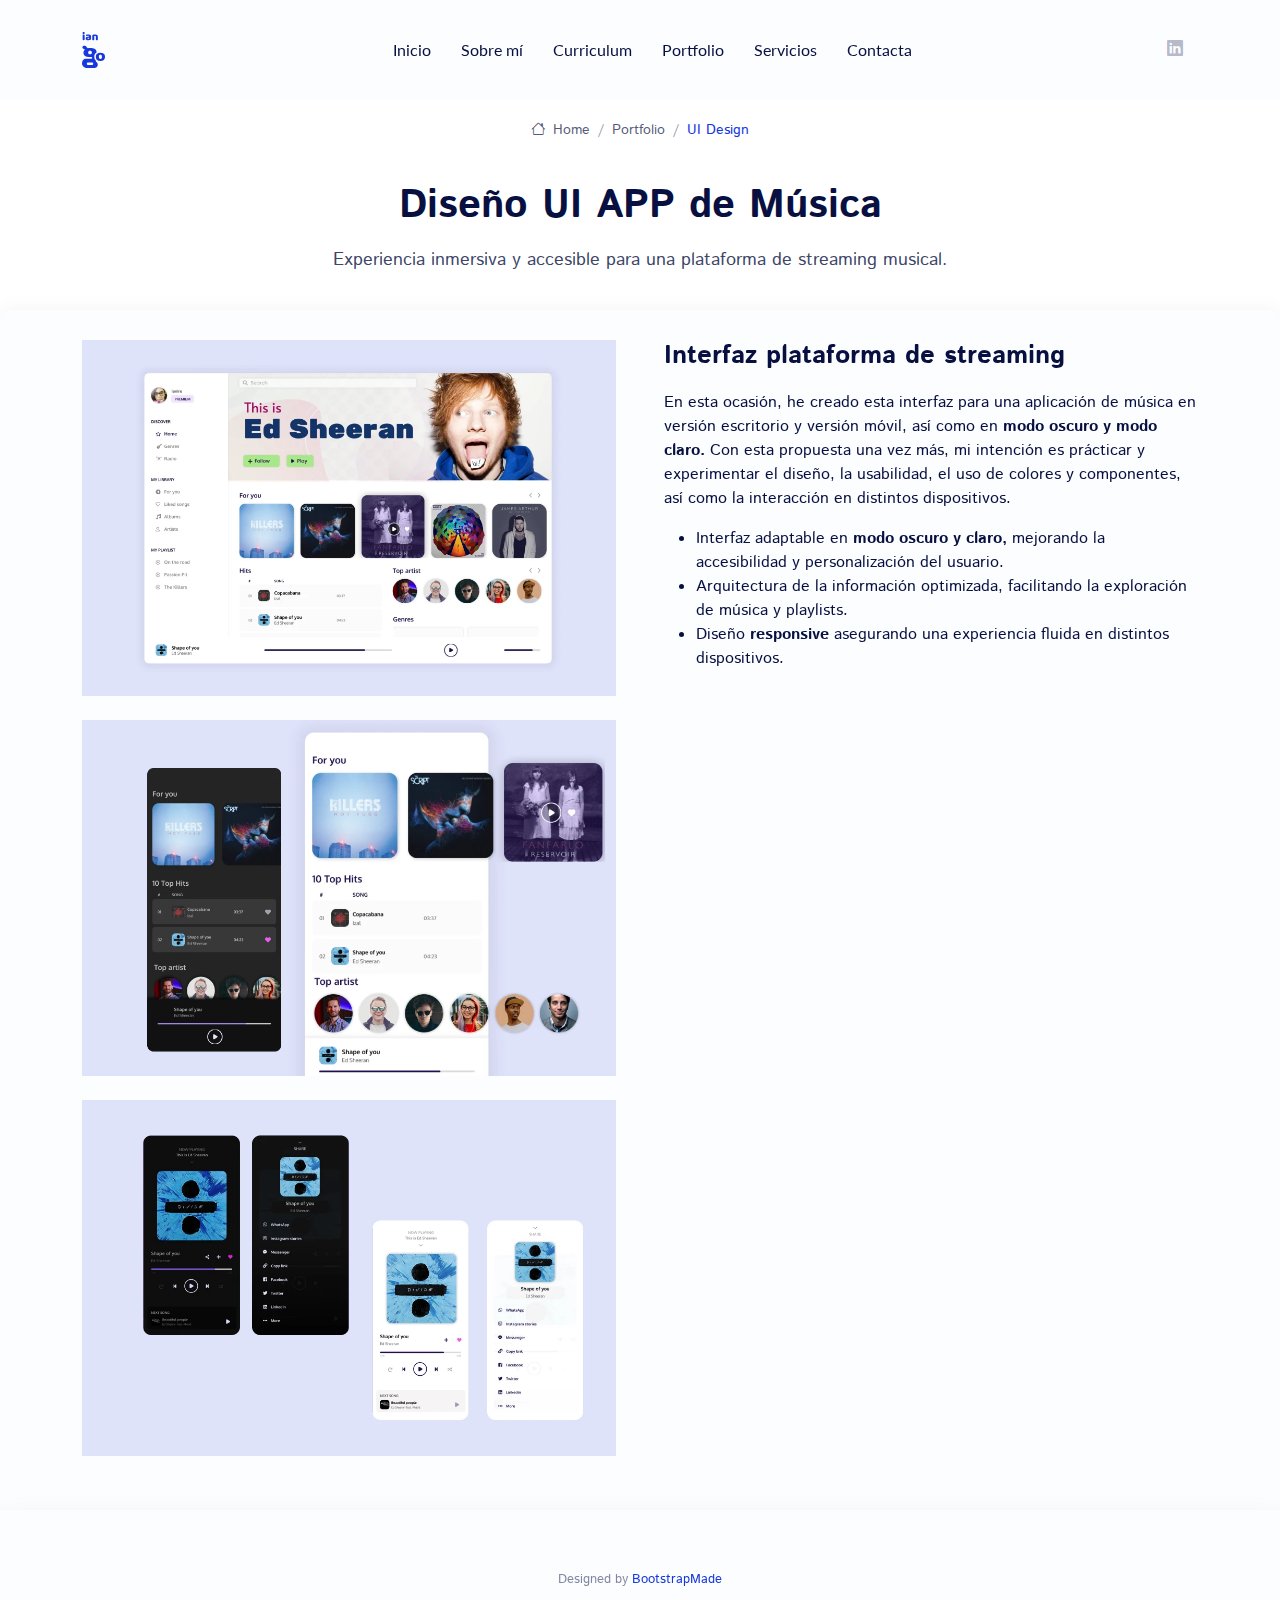
<file: MusicAPP.html>
<!DOCTYPE html>
<html lang="en">

<head>
  <meta charset="utf-8">
  <meta content="width=device-width, initial-scale=1.0" name="viewport">
  <title>ianGo Design | Diseñadora UX/UI. Experta en eLearning. Diseño de Contenidos</title>
  <meta name="description" content="Experiencia inmersiva y accesible para una plataforma de streaming musical.">
  <meta name="keywords" content="">
  <meta property="og:image" content="assets/img/portfolio/project_2_1x.webp" />

  <!-- Favicons -->
  <link href="assets/img/favicon.png?" rel="icon">
  <link href="assets/img/apple-touch-icon.png" rel="apple-touch-icon">

  <!-- Fonts -->
  <link rel="preconnect" href="https://fonts.googleapis.com">
  <link rel="preconnect" href="https://fonts.gstatic.com" crossorigin>
  <link href="https://fonts.googleapis.com/css2?family=Istok+Web:ital,wght@0,400;0,700;1,400;1,700&family=Lato:ital,wght@0,100;0,300;0,400;0,700;0,900;1,100;1,300;1,400;1,700;1,900&display=swap" rel="stylesheet">

  <!-- Vendor CSS Files -->
  <link href="assets/vendor/bootstrap/css/bootstrap.min.css" rel="stylesheet">
  <link href="assets/vendor/bootstrap-icons/bootstrap-icons.css" rel="stylesheet">
  <link href="assets/vendor/aos/aos.css" rel="stylesheet">
  <link href="assets/vendor/glightbox/css/glightbox.min.css" rel="stylesheet">
  <link href="assets/vendor/swiper/swiper-bundle.min.css" rel="stylesheet">

  <!-- Main CSS File -->
  <link href="assets/css/main.css" rel="stylesheet">

  <!-- =======================================================
  * Template Name: EasyFolio
  * Template URL: https://bootstrapmade.com/easyfolio-bootstrap-portfolio-template/
  * Updated: Feb 21 2025 with Bootstrap v5.3.3
  * Author: BootstrapMade.com
  * License: https://bootstrapmade.com/license/
  ======================================================== -->
</head>

<body class="portfolio-details-page">

  <header id="header" class="header d-flex align-items-center sticky-top">
    <div class="header-container container-fluid container-xl position-relative d-flex align-items-center justify-content-between">

      <a href="index.html" class="logo d-flex align-items-center me-auto me-xl-0">
        <!-- Uncomment the line below if you also wish to use an image logo -->
        <!-- <img src="assets/img/logo.webp" alt=""> -->
       <img src="assets/img/ianGoLogo.svg" alt="IanGo Logo" class="img-fluid" data-aos="zoom-out" data-aos-delay="300">
         <h1 class="sitename"></h1>
      </a>

       <nav id="navmenu" class="navmenu">
        <ul>
          <li><a href="./index.html#hero">Inicio</a></li>
          <li><a href="./index.html#about">Sobre mí</a></li>
          <li><a href="./index.html#resume">Curriculum</a></li>
          <li><a href="./index.html#portfolio">Portfolio</a></li>
          <li><a href="./index.html#services">Servicios</a></li>
         <!--  <li class="dropdown"><a href="#"><span>Dropdown</span> <i class="bi bi-chevron-down toggle-dropdown"></i></a>
            <ul>
              <li><a href="#">Dropdown 1</a></li>
              <li class="dropdown"><a href="#"><span>Deep Dropdown</span> <i class="bi bi-chevron-down toggle-dropdown"></i></a>
                <ul>
                  <li><a href="#">Deep Dropdown 1</a></li>
                  <li><a href="#">Deep Dropdown 2</a></li>
                  <li><a href="#">Deep Dropdown 3</a></li>
                  <li><a href="#">Deep Dropdown 4</a></li>
                  <li><a href="#">Deep Dropdown 5</a></li>
                </ul>
              </li>
              <li><a href="#">Dropdown 2</a></li>
              <li><a href="#">Dropdown 3</a></li>
              <li><a href="#">Dropdown 4</a></li>
            </ul>
          </li>-->
          <li><a href="./index.html#contact">Contacta</a></li>
        </ul>
        <i class="mobile-nav-toggle d-xl-none bi bi-list"></i>
      </nav>

      <div class="header-social-links">
        <a href="https://www.linkedin.com/in/ianiregomez/" class="linkedin" target="_blank"><i class="bi bi-linkedin"></i></a>
      </div>
    </div>
  </header>

  <main class="main">

    <!-- Page Title -->
    <div class="page-title">
      <div class="breadcrumbs">
        <nav aria-label="breadcrumb">
          <ol class="breadcrumb">
            <li class="breadcrumb-item"><a href="./index.html"><i class="bi bi-house"></i> Home</a></li>
            <li class="breadcrumb-item"><a href="./index.html#portfolio">Portfolio</a></li>
            <li class="breadcrumb-item active current">UI Design</li>
          </ol>
        </nav>
      </div>

      <div class="title-wrapper">
        <h1>Diseño UI APP de Música</h1>
        <p>Experiencia inmersiva y accesible para una plataforma de streaming musical.</p>
      </div>
    </div><!-- End Page Title -->

    <!-- Portfolio Details Section -->
      <section id="portfolio-details" class="portfolio-details section">

      <div class="container" data-aos="fade-up" data-aos-delay="100">

        <div class="row gy-4 g-lg-5">
          <div class="col-lg-6">
                  <img src="assets/img/portfolio/musicAPP/project_musicapp_1_1x.webp" alt="" class="img-fluid mb-4" loading="lazy">
                  <img src="assets/img/portfolio/musicAPP/project_musicapp_2_1x.webp" alt="" class="img-fluid mb-4" loading="lazy">
                  <img src="assets/img/portfolio/musicAPP/project_musicapp_3_1x.webp" class="img-fluid mb-4" loading="lazy">
                  
                 
          </div>
            <div class="col-lg-6">

             <div class="position-sticky" style="top: 40px">
              <div class="portfolio-description">
                <h2>Interfaz plataforma de streaming</h2>
                <p>En esta ocasión, he creado esta interfaz para una aplicación de música en versión escritorio y versión móvil, así como en <b>modo oscuro y modo claro.</b> Con esta propuesta una vez más, mi intención es prácticar y experimentar el diseño, la usabilidad, el uso de colores y componentes, así como la interacción en distintos dispositivos.              </p>
                <p><ul>
                <li>Interfaz adaptable en <b>modo oscuro y claro,</b> mejorando la accesibilidad y personalización del usuario.</li>
                <li>Arquitectura de la información optimizada, facilitando la exploración de música y playlists.</li>
                <li>Diseño <b>responsive</b> asegurando una experiencia fluida en distintos dispositivos. </li></ul></p>  
            
           
           
          </div>

              
            </div>
          </div>

        

      </div>
      </div>

    </section><!-- /Portfolio Details Section -->

  </main>

   <footer id="footer" class="footer">

    <div class="container">
      
      
      <div class="credits">
      <div class="copyright text-center ">
         Designed by <a href="https://bootstrapmade.com/">BootstrapMade</a></p>
      </div>
        <!-- All the links in the footer should remain intact. -->
        <!-- You can delete the links only if you've purchased the pro version. -->
        <!-- Licensing information: https://bootstrapmade.com/license/ -->
        <!-- Purchase the pro version with working PHP/AJAX contact form: [buy-url] -->
       
      </div>
    </div>

  </footer>

  <!-- Scroll Top -->
  <a href="#" id="scroll-top" class="scroll-top d-flex align-items-center justify-content-center"><i class="bi bi-arrow-up-short"></i></a>

  <!-- Vendor JS Files -->
  <script src="assets/vendor/bootstrap/js/bootstrap.bundle.min.js"></script>
  <script src="assets/vendor/php-email-form/validate.js"></script>
  <script src="assets/vendor/aos/aos.js"></script>
  <script src="assets/vendor/waypoints/noframework.waypoints.js"></script>
  <script src="assets/vendor/glightbox/js/glightbox.min.js"></script>
  <script src="assets/vendor/imagesloaded/imagesloaded.pkgd.min.js"></script>
  <script src="assets/vendor/isotope-layout/isotope.pkgd.min.js"></script>
  <script src="assets/vendor/swiper/swiper-bundle.min.js"></script>

  <!-- Main JS File -->
  <script src="assets/js/main.js"></script>

</body>

</html>
</file>
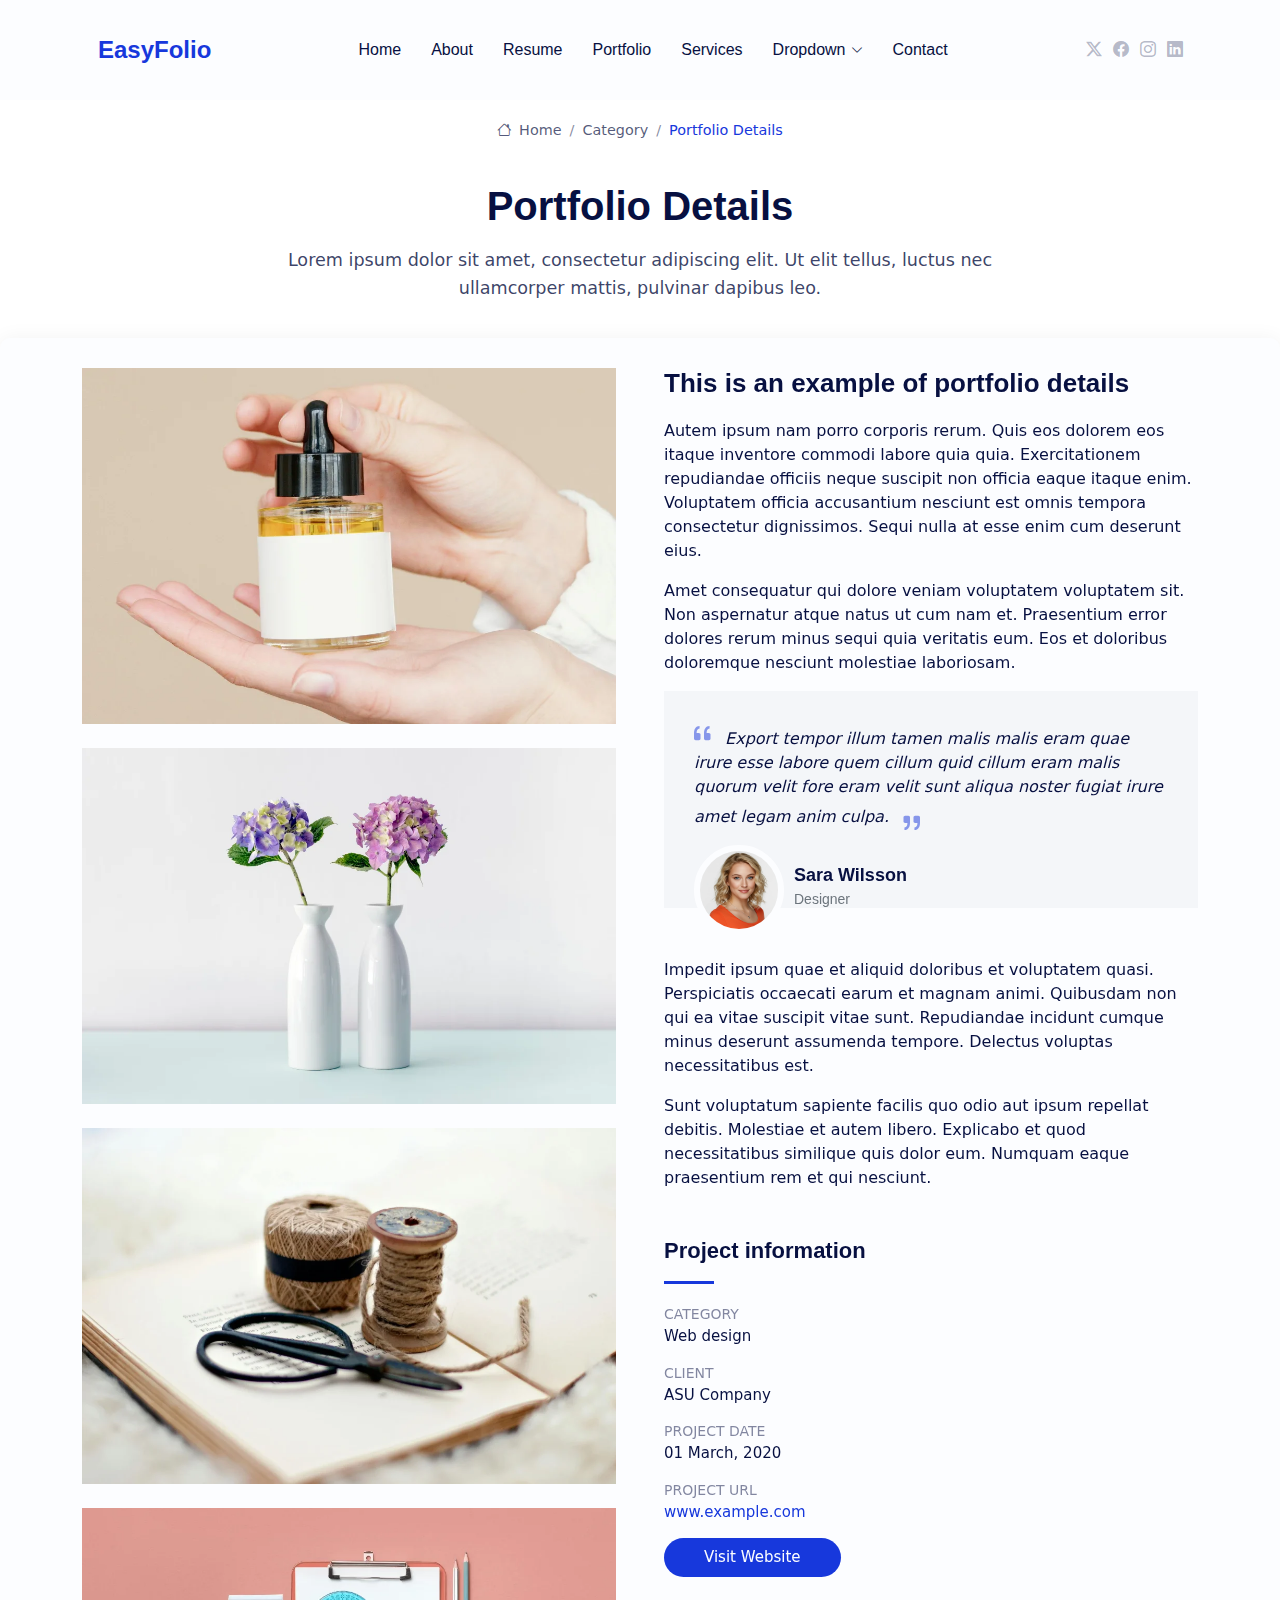
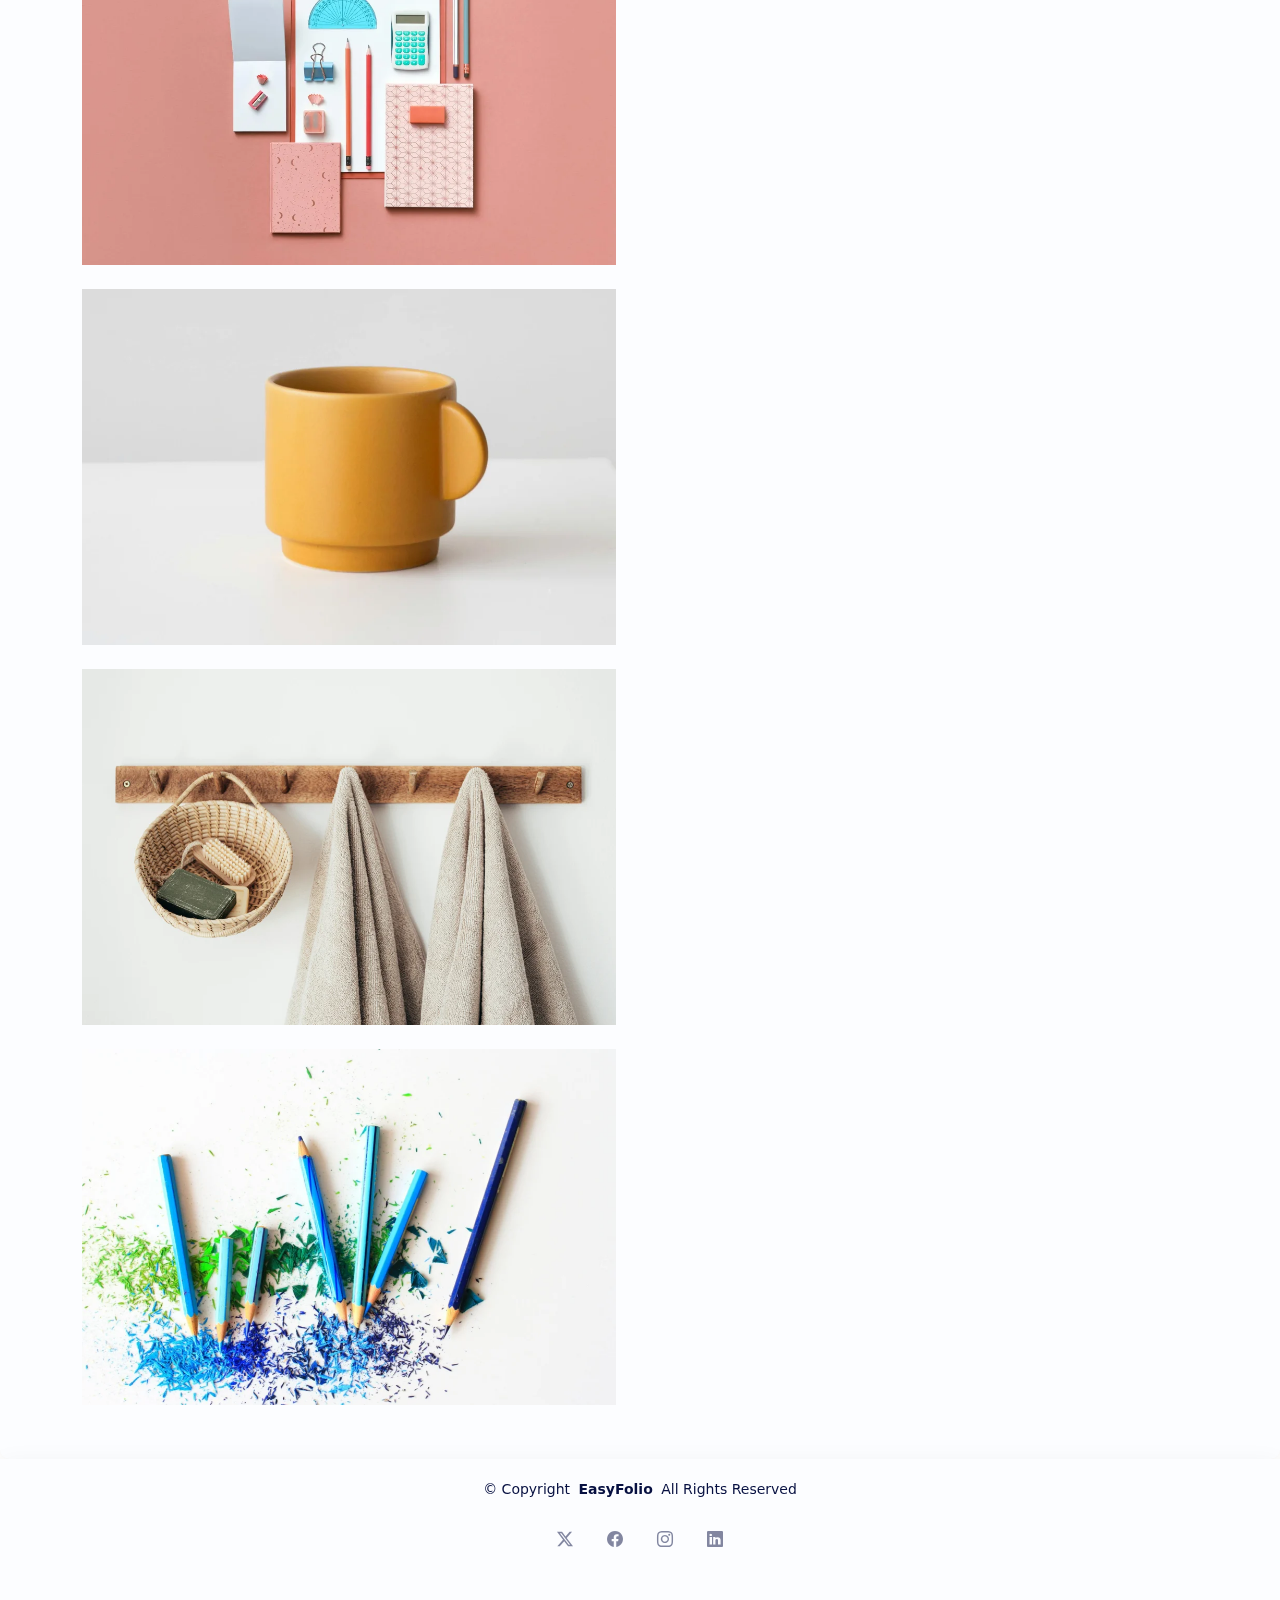
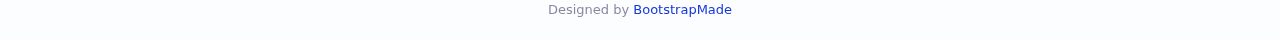
<file: portfolio-details.html>
<!DOCTYPE html>
<html lang="en">

<head>
  <meta charset="utf-8">
  <meta content="width=device-width, initial-scale=1.0" name="viewport">
  <title>Portfolio Details - EasyFolio Bootstrap Template</title>
  <meta name="description" content="">
  <meta name="keywords" content="">

  <!-- Favicons -->
  <link href="assets/img/favicon.png" rel="icon">
  <link href="assets/img/apple-touch-icon.png" rel="apple-touch-icon">

  <!-- Fonts -->
  <link href="https://fonts.googleapis.com" rel="preconnect">
  <link href="https://fonts.gstatic.com" rel="preconnect" crossorigin>
  <link href="https://fonts.googleapis.com/css2?family=Roboto:ital,wght@0,100;0,300;0,400;0,500;0,700;0,900;1,100;1,300;1,400;1,500;1,700;1,900&family=Noto+Sans:ital,wght@0,100;0,200;0,300;0,400;0,500;0,600;0,700;0,800;0,900;1,100;1,200;1,300;1,400;1,500;1,600;1,700;1,800;1,900&family=Questrial:wght@400&display=swap" rel="stylesheet">

  <!-- Vendor CSS Files -->
  <link href="assets/vendor/bootstrap/css/bootstrap.min.css" rel="stylesheet">
  <link href="assets/vendor/bootstrap-icons/bootstrap-icons.css" rel="stylesheet">
  <link href="assets/vendor/aos/aos.css" rel="stylesheet">
  <link href="assets/vendor/glightbox/css/glightbox.min.css" rel="stylesheet">
  <link href="assets/vendor/swiper/swiper-bundle.min.css" rel="stylesheet">

  <!-- Main CSS File -->
  <link href="assets/css/main.css" rel="stylesheet">

  <!-- =======================================================
  * Template Name: EasyFolio
  * Template URL: https://bootstrapmade.com/easyfolio-bootstrap-portfolio-template/
  * Updated: Feb 21 2025 with Bootstrap v5.3.3
  * Author: BootstrapMade.com
  * License: https://bootstrapmade.com/license/
  ======================================================== -->
</head>

<body class="portfolio-details-page">

  <header id="header" class="header d-flex align-items-center sticky-top">
    <div class="header-container container-fluid container-xl position-relative d-flex align-items-center justify-content-between">

      <a href="index.html" class="logo d-flex align-items-center me-auto me-xl-0">
        <!-- Uncomment the line below if you also wish to use an image logo -->
        <!-- <img src="assets/img/logo.webp" alt=""> -->
        <h1 class="sitename">EasyFolio</h1>
      </a>

      <nav id="navmenu" class="navmenu">
        <ul>
          <li><a href="#hero">Home</a></li>
          <li><a href="#about">About</a></li>
          <li><a href="#resume">Resume</a></li>
          <li><a href="#portfolio">Portfolio</a></li>
          <li><a href="#services">Services</a></li>
          <li class="dropdown"><a href="#"><span>Dropdown</span> <i class="bi bi-chevron-down toggle-dropdown"></i></a>
            <ul>
              <li><a href="#">Dropdown 1</a></li>
              <li class="dropdown"><a href="#"><span>Deep Dropdown</span> <i class="bi bi-chevron-down toggle-dropdown"></i></a>
                <ul>
                  <li><a href="#">Deep Dropdown 1</a></li>
                  <li><a href="#">Deep Dropdown 2</a></li>
                  <li><a href="#">Deep Dropdown 3</a></li>
                  <li><a href="#">Deep Dropdown 4</a></li>
                  <li><a href="#">Deep Dropdown 5</a></li>
                </ul>
              </li>
              <li><a href="#">Dropdown 2</a></li>
              <li><a href="#">Dropdown 3</a></li>
              <li><a href="#">Dropdown 4</a></li>
            </ul>
          </li>
          <li><a href="#contact">Contact</a></li>
        </ul>
        <i class="mobile-nav-toggle d-xl-none bi bi-list"></i>
      </nav>

      <div class="header-social-links">
        <a href="#" class="twitter"><i class="bi bi-twitter-x"></i></a>
        <a href="#" class="facebook"><i class="bi bi-facebook"></i></a>
        <a href="#" class="instagram"><i class="bi bi-instagram"></i></a>
        <a href="#" class="linkedin"><i class="bi bi-linkedin"></i></a>
      </div>

    </div>
  </header>

  <main class="main">

    <!-- Page Title -->
    <div class="page-title">
      <div class="breadcrumbs">
        <nav aria-label="breadcrumb">
          <ol class="breadcrumb">
            <li class="breadcrumb-item"><a href="#"><i class="bi bi-house"></i> Home</a></li>
            <li class="breadcrumb-item"><a href="#">Category</a></li>
            <li class="breadcrumb-item active current">Portfolio Details</li>
          </ol>
        </nav>
      </div>

      <div class="title-wrapper">
        <h1>Portfolio Details</h1>
        <p>Lorem ipsum dolor sit amet, consectetur adipiscing elit. Ut elit tellus, luctus nec ullamcorper mattis, pulvinar dapibus leo.</p>
      </div>
    </div><!-- End Page Title -->

    <!-- Portfolio Details Section -->
    <section id="portfolio-details" class="portfolio-details section">

      <div class="container" data-aos="fade-up">

        <div class="row gy-4 g-lg-5">
          <div class="col-lg-6">
            <img src="assets/img/portfolio/portfolio-1.webp" class="img-fluid mb-4" alt="">
            <img src="assets/img/portfolio/portfolio-10.webp" class="img-fluid mb-4" alt="">
            <img src="assets/img/portfolio/portfolio-7.webp" class="img-fluid mb-4" alt="">
            <img src="assets/img/portfolio/portfolio-4.webp" class="img-fluid mb-4" alt="">
            <img src="assets/img/portfolio/portfolio-5.webp" class="img-fluid mb-4" alt="">
            <img src="assets/img/portfolio/portfolio-11.webp" class="img-fluid mb-4" alt="">
            <img src="assets/img/portfolio/portfolio-8.webp" class="img-fluid mb-4" alt="">
          </div>

          <div class="col-lg-6">

            <div class="position-sticky" style="top: 40px">
              <div class="portfolio-description">
                <h2>This is an example of portfolio details</h2>
                <p>
                  Autem ipsum nam porro corporis rerum. Quis eos dolorem eos itaque inventore commodi labore quia quia. Exercitationem repudiandae officiis neque suscipit non officia eaque itaque enim. Voluptatem officia accusantium nesciunt est omnis tempora consectetur dignissimos. Sequi nulla at esse enim cum deserunt eius.
                </p>
                <p>
                  Amet consequatur qui dolore veniam voluptatem voluptatem sit. Non aspernatur atque natus ut cum nam et. Praesentium error dolores rerum minus sequi quia veritatis eum. Eos et doloribus doloremque nesciunt molestiae laboriosam.
                </p>

                <div class="testimonial-item">
                  <p>
                    <i class="bi bi-quote quote-icon-left"></i>
                    <span>Export tempor illum tamen malis malis eram quae irure esse labore quem cillum quid cillum eram malis quorum velit fore eram velit sunt aliqua noster fugiat irure amet legam anim culpa.</span>
                    <i class="bi bi-quote quote-icon-right"></i>
                  </p>
                  <div>
                    <img src="assets/img/person/person-f-5.webp" class="testimonial-img" alt="">
                    <h3>Sara Wilsson</h3>
                    <h4>Designer</h4>
                  </div>
                </div>

                <p>
                  Impedit ipsum quae et aliquid doloribus et voluptatem quasi. Perspiciatis occaecati earum et magnam animi. Quibusdam non qui ea vitae suscipit vitae sunt. Repudiandae incidunt cumque minus deserunt assumenda tempore. Delectus voluptas necessitatibus est.
                </p>

                <p>
                  Sunt voluptatum sapiente facilis quo odio aut ipsum repellat debitis. Molestiae et autem libero. Explicabo et quod necessitatibus similique quis dolor eum. Numquam eaque praesentium rem et qui nesciunt.
                </p>

              </div>

              <div class="portfolio-info mt-5">
                <h3>Project information</h3>
                <ul>
                  <li><strong>Category</strong> Web design</li>
                  <li><strong>Client</strong> ASU Company</li>
                  <li><strong>Project date</strong> 01 March, 2020</li>
                  <li><strong>Project URL</strong> <a href="#">www.example.com</a></li>
                  <li><a href="#" class="btn-visit align-self-start">Visit Website</a></li>
                </ul>
              </div>
            </div>

          </div>
        </div>

      </div>

    </section><!-- /Portfolio Details Section -->

  </main>

  <footer id="footer" class="footer">

    <div class="container">
      <div class="copyright text-center ">
        <p>© <span>Copyright</span> <strong class="px-1 sitename">EasyFolio</strong> <span>All Rights Reserved</span></p>
      </div>
      <div class="social-links d-flex justify-content-center">
        <a href=""><i class="bi bi-twitter-x"></i></a>
        <a href=""><i class="bi bi-facebook"></i></a>
        <a href=""><i class="bi bi-instagram"></i></a>
        <a href=""><i class="bi bi-linkedin"></i></a>
      </div>
      <div class="credits">
        <!-- All the links in the footer should remain intact. -->
        <!-- You can delete the links only if you've purchased the pro version. -->
        <!-- Licensing information: https://bootstrapmade.com/license/ -->
        <!-- Purchase the pro version with working PHP/AJAX contact form: [buy-url] -->
        Designed by <a href="https://bootstrapmade.com/">BootstrapMade</a>
      </div>
    </div>

  </footer>

  <!-- Scroll Top -->
  <a href="#" id="scroll-top" class="scroll-top d-flex align-items-center justify-content-center"><i class="bi bi-arrow-up-short"></i></a>

  <!-- Vendor JS Files -->
  <script src="assets/vendor/bootstrap/js/bootstrap.bundle.min.js"></script>
  <script src="assets/vendor/php-email-form/validate.js"></script>
  <script src="assets/vendor/aos/aos.js"></script>
  <script src="assets/vendor/waypoints/noframework.waypoints.js"></script>
  <script src="assets/vendor/glightbox/js/glightbox.min.js"></script>
  <script src="assets/vendor/imagesloaded/imagesloaded.pkgd.min.js"></script>
  <script src="assets/vendor/isotope-layout/isotope.pkgd.min.js"></script>
  <script src="assets/vendor/swiper/swiper-bundle.min.js"></script>

  <!-- Main JS File -->
  <script src="assets/js/main.js"></script>

</body>

</html>
</file>
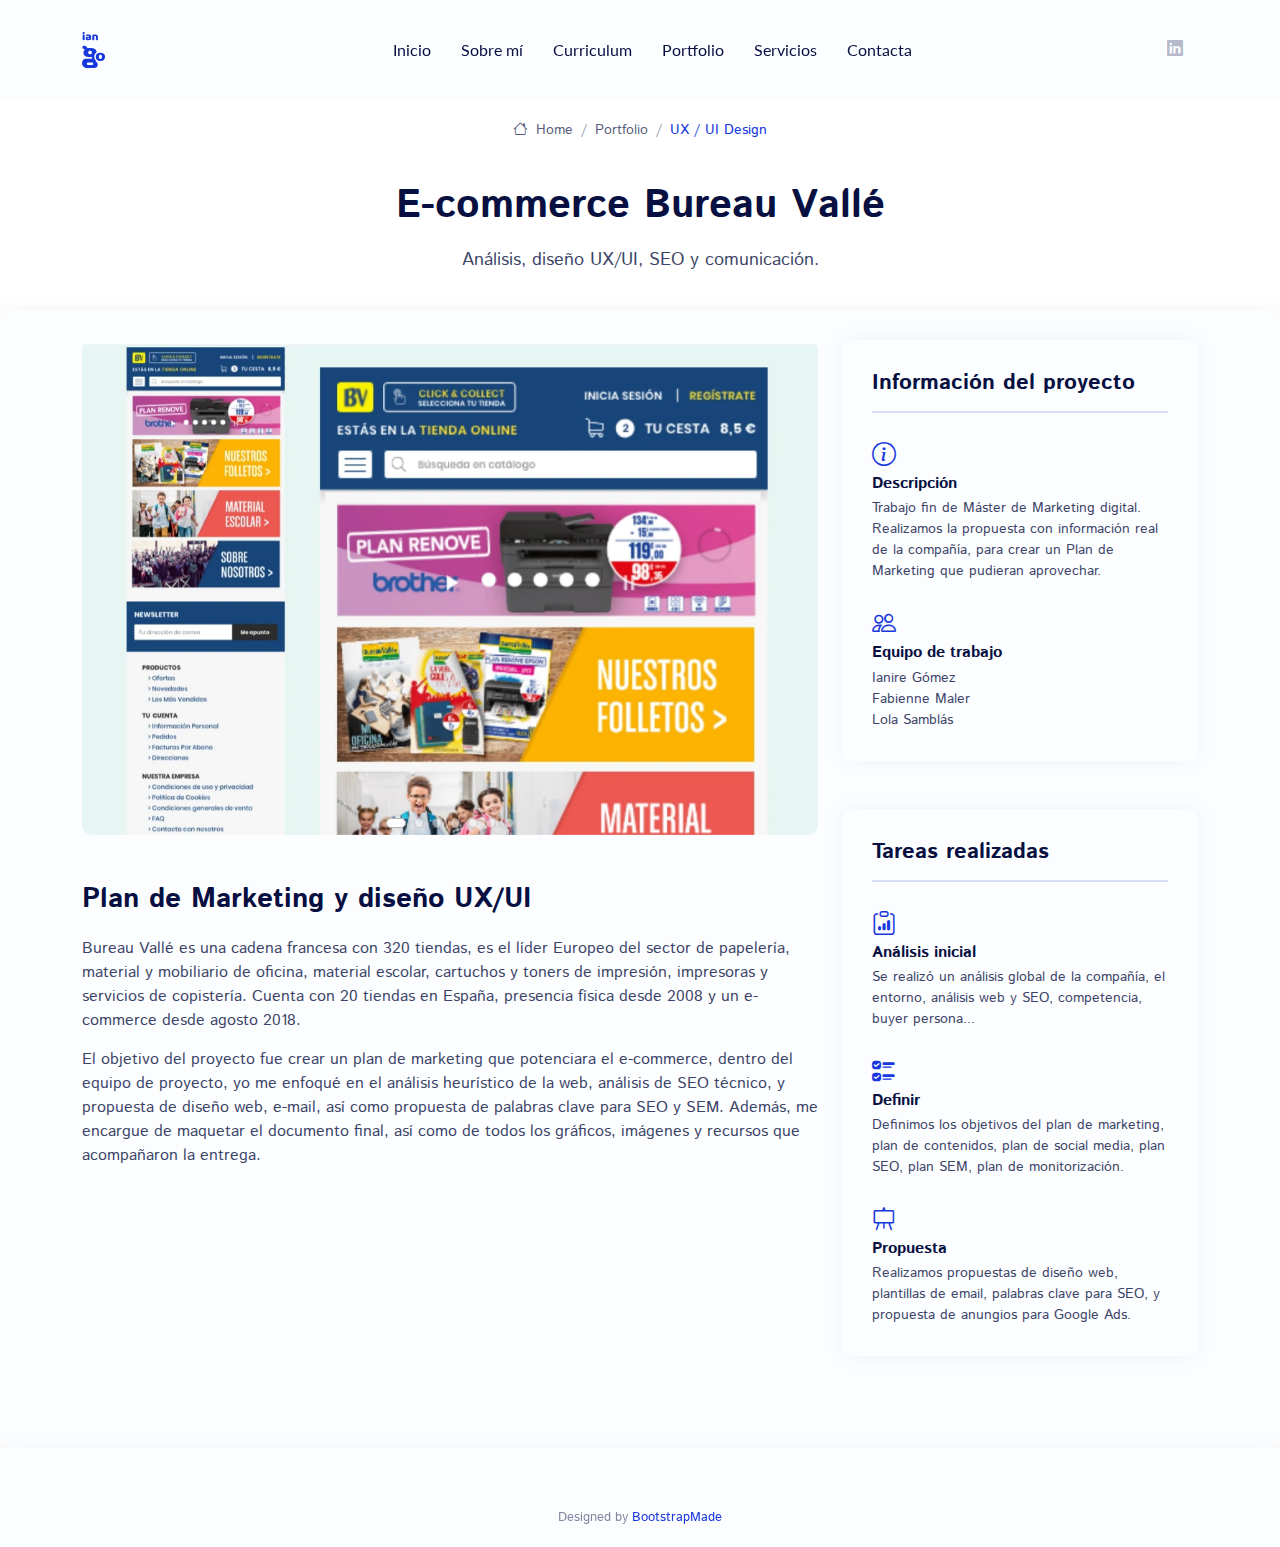
<file: proyecto-BV.html>
<!DOCTYPE html>
<html lang="en">

<head>
  <meta charset="utf-8">
  <meta content="width=device-width, initial-scale=1.0" name="viewport">
  <title>ianGo Design | Diseñadora UX/UI. Experta en eLearning. Diseño de Contenidos</title>
  <meta name="description" content="Trabajo fin de Master de Marketing Digital, elaboración del Plan de Marketing de Bureau Vallé">
  <meta name="keywords" content="">

  <!-- Favicons -->
  <link href="assets/img/favicon.png?" rel="icon">
  <link href="assets/img/apple-touch-icon.png" rel="apple-touch-icon">

  <!-- Fonts -->
  <link rel="preconnect" href="https://fonts.googleapis.com">
  <link rel="preconnect" href="https://fonts.gstatic.com" crossorigin>
  <link href="https://fonts.googleapis.com/css2?family=Istok+Web:ital,wght@0,400;0,700;1,400;1,700&family=Lato:ital,wght@0,100;0,300;0,400;0,700;0,900;1,100;1,300;1,400;1,700;1,900&display=swap" rel="stylesheet">

  <!-- Vendor CSS Files -->
  <link href="assets/vendor/bootstrap/css/bootstrap.min.css" rel="stylesheet">
  <link href="assets/vendor/bootstrap-icons/bootstrap-icons.css" rel="stylesheet">
  <link href="assets/vendor/aos/aos.css" rel="stylesheet">
  <link href="assets/vendor/glightbox/css/glightbox.min.css" rel="stylesheet">
  <link href="assets/vendor/swiper/swiper-bundle.min.css" rel="stylesheet">

  <!-- Main CSS File -->
  <link href="assets/css/main.css" rel="stylesheet">

  <!-- =======================================================
  * Template Name: EasyFolio
  * Template URL: https://bootstrapmade.com/easyfolio-bootstrap-portfolio-template/
  * Updated: Feb 21 2025 with Bootstrap v5.3.3
  * Author: BootstrapMade.com
  * License: https://bootstrapmade.com/license/
  ======================================================== -->
</head>

<body class="portfolio-details-page">

  <header id="header" class="header d-flex align-items-center sticky-top">
    <div class="header-container container-fluid container-xl position-relative d-flex align-items-center justify-content-between">

      <a href="index.html" class="logo d-flex align-items-center me-auto me-xl-0">
        <!-- Uncomment the line below if you also wish to use an image logo -->
        <!-- <img src="assets/img/logo.webp" alt=""> -->
       <img src="assets/img/ianGoLogo.svg" alt="Portfolio Hero Image" class="img-fluid" data-aos="zoom-out" data-aos-delay="300">
         <h1 class="sitename"></h1>
      </a>

       <nav id="navmenu" class="navmenu">
        <ul>
          <li><a href="./index.html#hero">Inicio</a></li>
          <li><a href="./index.html#about">Sobre mí</a></li>
          <li><a href="./index.html#resume">Curriculum</a></li>
          <li><a href="./index.html#portfolio">Portfolio</a></li>
          <li><a href="./index.html#services">Servicios</a></li>
         <!--  <li class="dropdown"><a href="#"><span>Dropdown</span> <i class="bi bi-chevron-down toggle-dropdown"></i></a>
            <ul>
              <li><a href="#">Dropdown 1</a></li>
              <li class="dropdown"><a href="#"><span>Deep Dropdown</span> <i class="bi bi-chevron-down toggle-dropdown"></i></a>
                <ul>
                  <li><a href="#">Deep Dropdown 1</a></li>
                  <li><a href="#">Deep Dropdown 2</a></li>
                  <li><a href="#">Deep Dropdown 3</a></li>
                  <li><a href="#">Deep Dropdown 4</a></li>
                  <li><a href="#">Deep Dropdown 5</a></li>
                </ul>
              </li>
              <li><a href="#">Dropdown 2</a></li>
              <li><a href="#">Dropdown 3</a></li>
              <li><a href="#">Dropdown 4</a></li>
            </ul>
          </li>-->
          <li><a href="./index.html#contact">Contacta</a></li>
        </ul>
        <i class="mobile-nav-toggle d-xl-none bi bi-list"></i>
      </nav>

      <div class="header-social-links">
        <a href="https://www.linkedin.com/in/ianiregomez/" class="linkedin" target="_blank"><i class="bi bi-linkedin"></i></a>
      </div>
    </div>
  </header>

  <main class="main">

    <!-- Page Title -->
    <div class="page-title">
      <div class="breadcrumbs">
        <nav aria-label="breadcrumb">
          <ol class="breadcrumb">
            <li class="breadcrumb-item"><a href="./index.html"><i class="bi bi-house"></i> Home</a></li>
            <li class="breadcrumb-item"><a href="./index.html#portfolio">Portfolio</a></li>
            <li class="breadcrumb-item active current">UX / UI Design</li>
          </ol>
        </nav>
      </div>

      <div class="title-wrapper">
        <h1>E-commerce Bureau Vallé</h1>
        <p>Análisis, diseño UX/UI, SEO y comunicación.</p>
      </div>
    </div><!-- End Page Title -->

    <!-- Portfolio Details Section -->
    <section id="service-details" class="service-details section">

      <div class="container" data-aos="fade-up" data-aos-delay="100">

        <div class="row gy-4">

          <div class="col-lg-8">
            <div class="service-details-slider swiper init-swiper">
              <script type="application/json" class="swiper-config">
                {
                  "loop": true,
                  "speed": 600,
                  "autoplay": {
                    "delay": 5000
                  },
                  "slidesPerView": 1,
                  "pagination": {
                    "el": ".swiper-pagination",
                    "type": "bullets",
                    "clickable": true
                  }
                }
              </script>
              <div class="swiper-wrapper align-items-center">
                <div class="swiper-slide">
                  <img src="assets/img/portfolio/proyectoBV/img-BV-1.webp" alt="" class="img-fluid" loading="lazy">
                </div>
                <div class="swiper-slide">
                  <img src="assets/img/portfolio/proyectoBV/img-BV-2.webp" alt="" class="img-fluid" loading="lazy">
                </div>
                <div class="swiper-slide">
                  <img src="assets/img/portfolio/proyectoBV/img-BV-3.webp" alt="" class="img-fluid" loading="lazy">
                </div>
                <div class="swiper-slide">
                  <img src="assets/img/portfolio/proyectoBV/img-BV-4.webp" alt="" class="img-fluid" loading="lazy">
                </div>
                <div class="swiper-slide">
                  <img src="assets/img/portfolio/proyectoBV/img-BV-5.webp" alt="" class="img-fluid" loading="lazy">
                </div>
                <div class="swiper-slide">
                  <img src="assets/img/portfolio/proyectoBV/img-BV-6.webp" alt="" class="img-fluid" loading="lazy">
                </div>
                <div class="swiper-slide">
                  <img src="assets/img/portfolio/proyectoBV/img-BV-7.webp" alt="" class="img-fluid" loading="lazy">
                </div>
              </div>
              <div class="swiper-pagination"></div>
            </div>

            <div class="content mt-5">
              <h3>Plan de Marketing y diseño UX/UI </h3>
              <p>
               Bureau Vallé es una cadena francesa con 320 tiendas, es el líder Europeo del sector de papelería, material y mobiliario de oficina, material escolar, cartuchos y toners de impresión, impresoras y servicios de copistería. Cuenta con 20 tiendas en España, presencia física desde 2008 y un e-commerce desde agosto 2018.
              </p>
              <p>
                El objetivo del proyecto fue crear un plan de marketing que potenciara el e-commerce, dentro del equipo de proyecto, yo me enfoqué en el análisis heurístico de la web, análisis de SEO técnico, y propuesta de diseño web, e-mail, así como propuesta de palabras clave para SEO y SEM. Además, me encargue de maquetar el documento final, así como de todos los gráficos, imágenes y recursos que acompañaron la entrega.
              </p>

              <div class="features mt-4">
                <div class="row gy-4">
                  <div class="col-md-6" data-aos="fade-up" data-aos-delay="100">
                    <div class="feature-box d-flex align-items-center">
                      <i class="bi bi-check"></i>
                      <h4>Análisis UX</h4>
                    </div>
                  </div>
                  <div class="col-md-6" data-aos="fade-up" data-aos-delay="200">
                    <div class="feature-box d-flex align-items-center">
                      <i class="bi bi-check"></i>
                      <h4>Diseño UX / UI</h4>
                    </div>
                  </div>
                  <div class="col-md-6" data-aos="fade-up" data-aos-delay="300">
                    <div class="feature-box d-flex align-items-center">
                      <i class="bi bi-check"></i>
                      <h4>Optimización SEO</h4>
                    </div>
                  </div>
                  <div class="col-md-6" data-aos="fade-up" data-aos-delay="400">
                    <div class="feature-box d-flex align-items-center">
                      <i class="bi bi-check"></i>
                      <h4>Maquetación final</h4>
                    </div>
                  </div>
                </div>
              </div>

              
            </div>
          </div>

          <div class="col-lg-4">
            <div class="service-info">
              <h4>Información del proyecto</h4>
              <div class="info-item">
                <i class="bi bi-info-circle"></i>
                <h5>Descripción</h5>
                <p>Trabajo fin de Máster de Marketing digital. Realizamos la propuesta con información real de la compañía, para crear un Plan de Marketing que pudieran aprovechar.</p>
              </div>
              <div class="info-item">
                <i class="bi bi-people"></i>
                <h5>Equipo de trabajo</h5>
                <p>Ianire Gómez</p>
                <p>Fabienne Maler</p>
                <p>Lola Samblás</p>
              </div>
              
            </div>

            <div class="service-info mt-5">
              <h4>Tareas realizadas</h4>
              <div class="info-item">
                <i class="bi bi-clipboard-data"></i>

                <h5>Análisis inicial</h5>
                <p>Se realizó un análisis global de la compañía, el entorno, análisis web y SEO, competencia, buyer persona...</p>
              </div>
              <div class="info-item">
                <i class="bi bi-ui-checks"></i>
                <h5>Definir</h5>
                <p>Definimos los objetivos del plan de marketing, plan de contenidos, plan de social media, plan SEO, plan SEM, plan de monitorización.</p>
              </div>
              <div class="info-item">
                <i class="bi bi-easel"></i>
                <h5>Propuesta</h5>
                <p>Realizamos propuestas de diseño web, plantillas de email, palabras clave para SEO, y propuesta de anungios para Google Ads.</p>
              </div>
            </div>
          </div>

        </div>

      </div>

    </section><!-- /Portfolio Details Section -->

  </main>

   <footer id="footer" class="footer">

    <div class="container">
      
      
      <div class="credits">
      <div class="copyright text-center ">
         Designed by <a href="https://bootstrapmade.com/">BootstrapMade</a></p>
      </div>
        <!-- All the links in the footer should remain intact. -->
        <!-- You can delete the links only if you've purchased the pro version. -->
        <!-- Licensing information: https://bootstrapmade.com/license/ -->
        <!-- Purchase the pro version with working PHP/AJAX contact form: [buy-url] -->
       
      </div>
    </div>

  </footer>

  <!-- Scroll Top -->
  <a href="#" id="scroll-top" class="scroll-top d-flex align-items-center justify-content-center"><i class="bi bi-arrow-up-short"></i></a>

  <!-- Vendor JS Files -->
  <script src="assets/vendor/bootstrap/js/bootstrap.bundle.min.js"></script>
  <script src="assets/vendor/php-email-form/validate.js"></script>
  <script src="assets/vendor/aos/aos.js"></script>
  <script src="assets/vendor/waypoints/noframework.waypoints.js"></script>
  <script src="assets/vendor/glightbox/js/glightbox.min.js"></script>
  <script src="assets/vendor/imagesloaded/imagesloaded.pkgd.min.js"></script>
  <script src="assets/vendor/isotope-layout/isotope.pkgd.min.js"></script>
  <script src="assets/vendor/swiper/swiper-bundle.min.js"></script>

  <!-- Main JS File -->
  <script src="assets/js/main.js"></script>

</body>

</html>
</file>
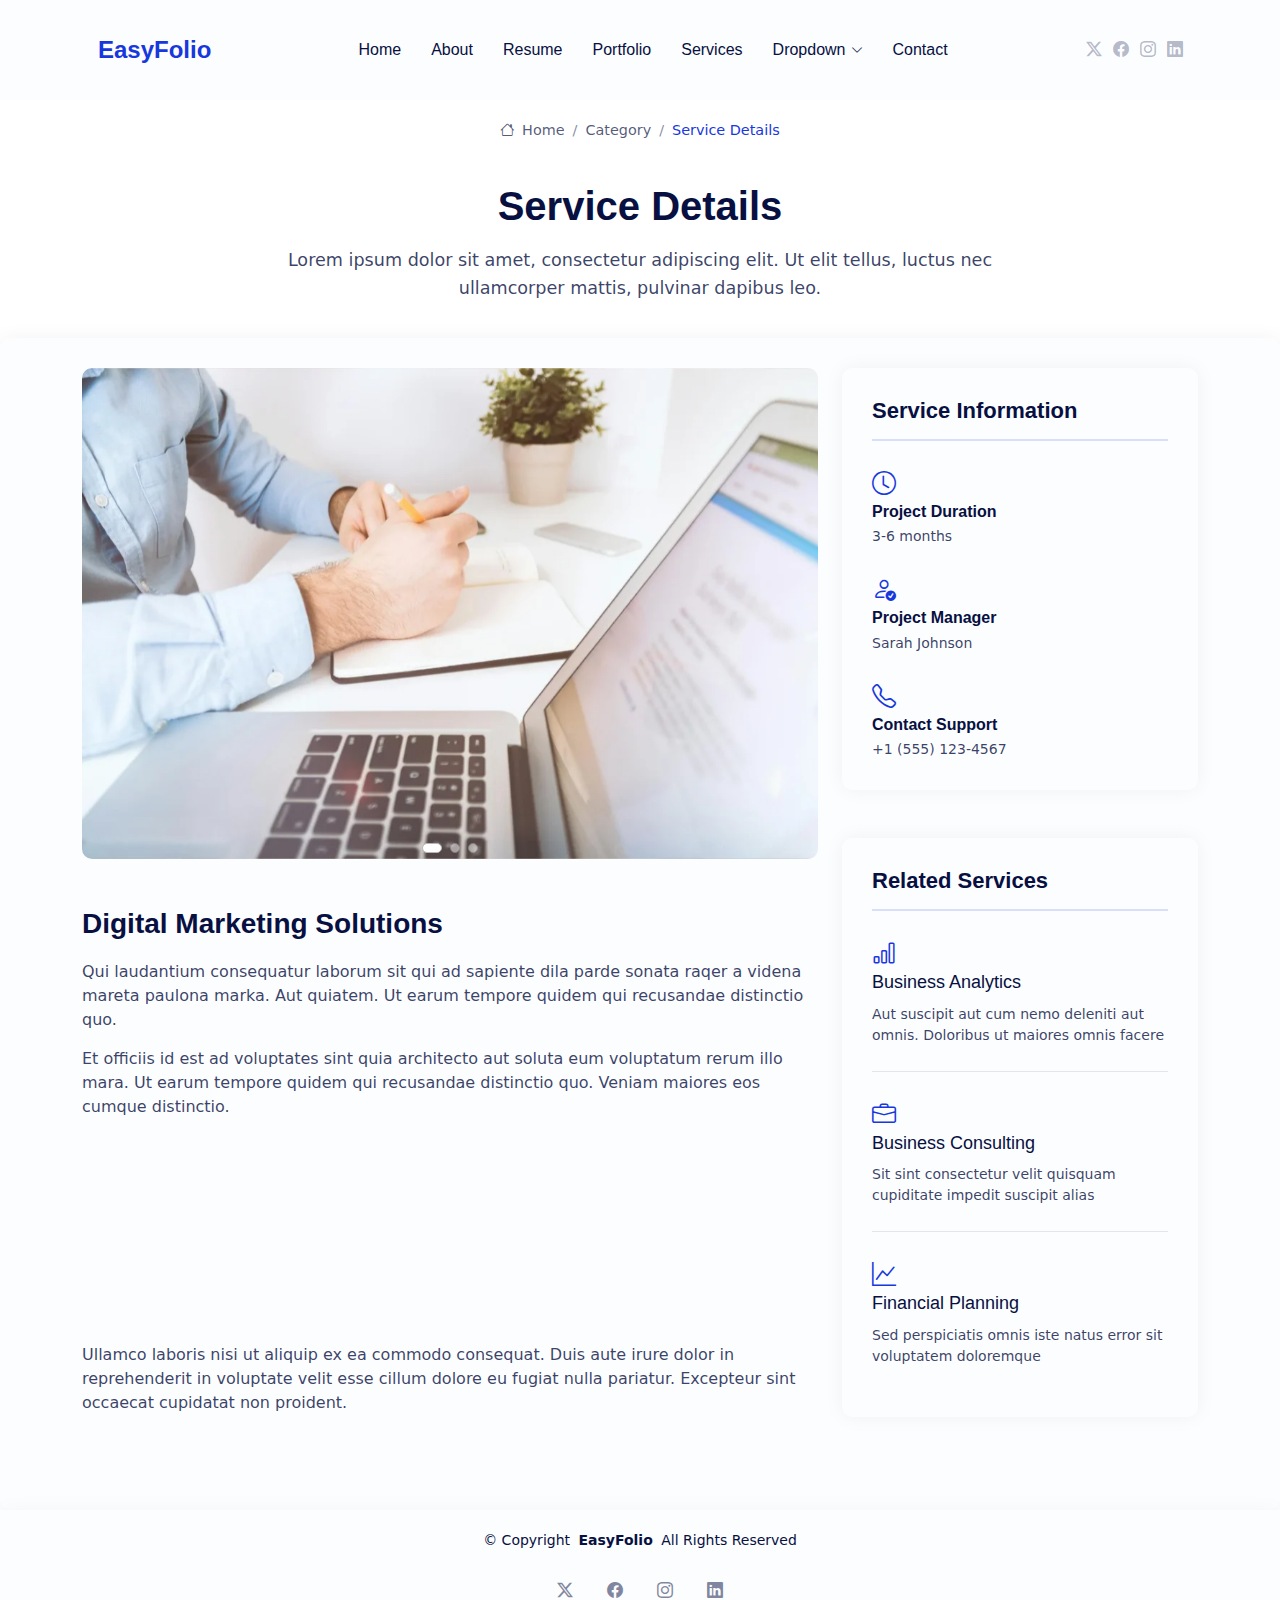
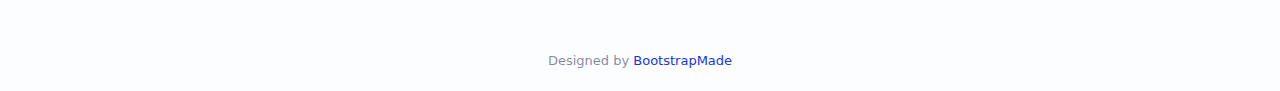
<file: service-details.html>
<!DOCTYPE html>
<html lang="en">

<head>
  <meta charset="utf-8">
  <meta content="width=device-width, initial-scale=1.0" name="viewport">
  <title>Service Details - EasyFolio Bootstrap Template</title>
  <meta name="description" content="">
  <meta name="keywords" content="">

  <!-- Favicons -->
  <link href="assets/img/favicon.png" rel="icon">
  <link href="assets/img/apple-touch-icon.png" rel="apple-touch-icon">

  <!-- Fonts -->
  <link href="https://fonts.googleapis.com" rel="preconnect">
  <link href="https://fonts.gstatic.com" rel="preconnect" crossorigin>
  <link href="https://fonts.googleapis.com/css2?family=Roboto:ital,wght@0,100;0,300;0,400;0,500;0,700;0,900;1,100;1,300;1,400;1,500;1,700;1,900&family=Noto+Sans:ital,wght@0,100;0,200;0,300;0,400;0,500;0,600;0,700;0,800;0,900;1,100;1,200;1,300;1,400;1,500;1,600;1,700;1,800;1,900&family=Questrial:wght@400&display=swap" rel="stylesheet">

  <!-- Vendor CSS Files -->
  <link href="assets/vendor/bootstrap/css/bootstrap.min.css" rel="stylesheet">
  <link href="assets/vendor/bootstrap-icons/bootstrap-icons.css" rel="stylesheet">
  <link href="assets/vendor/aos/aos.css" rel="stylesheet">
  <link href="assets/vendor/glightbox/css/glightbox.min.css" rel="stylesheet">
  <link href="assets/vendor/swiper/swiper-bundle.min.css" rel="stylesheet">

  <!-- Main CSS File -->
  <link href="assets/css/main.css" rel="stylesheet">

  <!-- =======================================================
  * Template Name: EasyFolio
  * Template URL: https://bootstrapmade.com/easyfolio-bootstrap-portfolio-template/
  * Updated: Feb 21 2025 with Bootstrap v5.3.3
  * Author: BootstrapMade.com
  * License: https://bootstrapmade.com/license/
  ======================================================== -->
</head>

<body class="service-details-page">

  <header id="header" class="header d-flex align-items-center sticky-top">
    <div class="header-container container-fluid container-xl position-relative d-flex align-items-center justify-content-between">

      <a href="index.html" class="logo d-flex align-items-center me-auto me-xl-0">
        <!-- Uncomment the line below if you also wish to use an image logo -->
        <!-- <img src="assets/img/logo.webp" alt=""> -->
        <h1 class="sitename">EasyFolio</h1>
      </a>

      <nav id="navmenu" class="navmenu">
        <ul>
          <li><a href="#hero">Home</a></li>
          <li><a href="#about">About</a></li>
          <li><a href="#resume">Resume</a></li>
          <li><a href="#portfolio">Portfolio</a></li>
          <li><a href="#services">Services</a></li>
          <li class="dropdown"><a href="#"><span>Dropdown</span> <i class="bi bi-chevron-down toggle-dropdown"></i></a>
            <ul>
              <li><a href="#">Dropdown 1</a></li>
              <li class="dropdown"><a href="#"><span>Deep Dropdown</span> <i class="bi bi-chevron-down toggle-dropdown"></i></a>
                <ul>
                  <li><a href="#">Deep Dropdown 1</a></li>
                  <li><a href="#">Deep Dropdown 2</a></li>
                  <li><a href="#">Deep Dropdown 3</a></li>
                  <li><a href="#">Deep Dropdown 4</a></li>
                  <li><a href="#">Deep Dropdown 5</a></li>
                </ul>
              </li>
              <li><a href="#">Dropdown 2</a></li>
              <li><a href="#">Dropdown 3</a></li>
              <li><a href="#">Dropdown 4</a></li>
            </ul>
          </li>
          <li><a href="#contact">Contact</a></li>
        </ul>
        <i class="mobile-nav-toggle d-xl-none bi bi-list"></i>
      </nav>

      <div class="header-social-links">
        <a href="#" class="twitter"><i class="bi bi-twitter-x"></i></a>
        <a href="#" class="facebook"><i class="bi bi-facebook"></i></a>
        <a href="#" class="instagram"><i class="bi bi-instagram"></i></a>
        <a href="#" class="linkedin"><i class="bi bi-linkedin"></i></a>
      </div>

    </div>
  </header>

  <main class="main">

    <!-- Page Title -->
    <div class="page-title">
      <div class="breadcrumbs">
        <nav aria-label="breadcrumb">
          <ol class="breadcrumb">
            <li class="breadcrumb-item"><a href="#"><i class="bi bi-house"></i> Home</a></li>
            <li class="breadcrumb-item"><a href="#">Category</a></li>
            <li class="breadcrumb-item active current">Service Details</li>
          </ol>
        </nav>
      </div>

      <div class="title-wrapper">
        <h1>Service Details</h1>
        <p>Lorem ipsum dolor sit amet, consectetur adipiscing elit. Ut elit tellus, luctus nec ullamcorper mattis, pulvinar dapibus leo.</p>
      </div>
    </div><!-- End Page Title -->

    <!-- Service Details Section -->
    <section id="service-details" class="service-details section">

      <div class="container" data-aos="fade-up" data-aos-delay="100">

        <div class="row gy-4">

          <div class="col-lg-8">
            <div class="service-details-slider swiper init-swiper">
              <script type="application/json" class="swiper-config">
                {
                  "loop": true,
                  "speed": 600,
                  "autoplay": {
                    "delay": 5000
                  },
                  "slidesPerView": 1,
                  "pagination": {
                    "el": ".swiper-pagination",
                    "type": "bullets",
                    "clickable": true
                  }
                }
              </script>
              <div class="swiper-wrapper align-items-center">
                <div class="swiper-slide">
                  <img src="assets/img/services/services-1.webp" alt="" class="img-fluid" loading="lazy">
                </div>
                <div class="swiper-slide">
                  <img src="assets/img/services/services-2.webp" alt="" class="img-fluid" loading="lazy">
                </div>
                <div class="swiper-slide">
                  <img src="assets/img/services/services-3.webp" alt="" class="img-fluid" loading="lazy">
                </div>
              </div>
              <div class="swiper-pagination"></div>
            </div>

            <div class="content mt-5">
              <h3>Digital Marketing Solutions</h3>
              <p>
                Qui laudantium consequatur laborum sit qui ad sapiente dila parde sonata raqer a videna mareta paulona marka. Aut quiatem. Ut earum tempore quidem qui recusandae distinctio quo.
              </p>
              <p>
                Et officiis id est ad voluptates sint quia architecto aut soluta eum voluptatum rerum illo mara. Ut earum tempore quidem qui recusandae distinctio quo. Veniam maiores eos cumque distinctio.
              </p>

              <div class="features mt-4">
                <div class="row gy-4">
                  <div class="col-md-6" data-aos="fade-up" data-aos-delay="100">
                    <div class="feature-box d-flex align-items-center">
                      <i class="bi bi-check"></i>
                      <h4>Search Engine Optimization</h4>
                    </div>
                  </div>
                  <div class="col-md-6" data-aos="fade-up" data-aos-delay="200">
                    <div class="feature-box d-flex align-items-center">
                      <i class="bi bi-check"></i>
                      <h4>Social Media Marketing</h4>
                    </div>
                  </div>
                  <div class="col-md-6" data-aos="fade-up" data-aos-delay="300">
                    <div class="feature-box d-flex align-items-center">
                      <i class="bi bi-check"></i>
                      <h4>Content Marketing Strategy</h4>
                    </div>
                  </div>
                  <div class="col-md-6" data-aos="fade-up" data-aos-delay="400">
                    <div class="feature-box d-flex align-items-center">
                      <i class="bi bi-check"></i>
                      <h4>Email Marketing Campaigns</h4>
                    </div>
                  </div>
                </div>
              </div>

              <p class="mt-4">
                Ullamco laboris nisi ut aliquip ex ea commodo consequat. Duis aute irure dolor in reprehenderit in voluptate velit esse cillum dolore eu fugiat nulla pariatur. Excepteur sint occaecat cupidatat non proident.
              </p>
            </div>
          </div>

          <div class="col-lg-4">
            <div class="service-info">
              <h4>Service Information</h4>
              <div class="info-item">
                <i class="bi bi-clock"></i>
                <h5>Project Duration</h5>
                <p>3-6 months</p>
              </div>
              <div class="info-item">
                <i class="bi bi-person-check"></i>
                <h5>Project Manager</h5>
                <p>Sarah Johnson</p>
              </div>
              <div class="info-item">
                <i class="bi bi-telephone"></i>
                <h5>Contact Support</h5>
                <p>+1 (555) 123-4567</p>
              </div>
            </div>

            <div class="related-services mt-5">
              <h4>Related Services</h4>
              <div class="service-item">
                <i class="bi bi-bar-chart"></i>
                <h5><a href="#">Business Analytics</a></h5>
                <p>Aut suscipit aut cum nemo deleniti aut omnis. Doloribus ut maiores omnis facere</p>
              </div>
              <div class="service-item">
                <i class="bi bi-briefcase"></i>
                <h5><a href="#">Business Consulting</a></h5>
                <p>Sit sint consectetur velit quisquam cupiditate impedit suscipit alias</p>
              </div>
              <div class="service-item">
                <i class="bi bi-graph-up"></i>
                <h5><a href="#">Financial Planning</a></h5>
                <p>Sed perspiciatis omnis iste natus error sit voluptatem doloremque</p>
              </div>
            </div>
          </div>

        </div>

      </div>

    </section><!-- /Service Details Section -->

  </main>

  <footer id="footer" class="footer">

    <div class="container">
      <div class="copyright text-center ">
        <p>© <span>Copyright</span> <strong class="px-1 sitename">EasyFolio</strong> <span>All Rights Reserved</span></p>
      </div>
      <div class="social-links d-flex justify-content-center">
        <a href=""><i class="bi bi-twitter-x"></i></a>
        <a href=""><i class="bi bi-facebook"></i></a>
        <a href=""><i class="bi bi-instagram"></i></a>
        <a href=""><i class="bi bi-linkedin"></i></a>
      </div>
      <div class="credits">
        <!-- All the links in the footer should remain intact. -->
        <!-- You can delete the links only if you've purchased the pro version. -->
        <!-- Licensing information: https://bootstrapmade.com/license/ -->
        <!-- Purchase the pro version with working PHP/AJAX contact form: [buy-url] -->
        Designed by <a href="https://bootstrapmade.com/">BootstrapMade</a>
      </div>
    </div>

  </footer>

  <!-- Scroll Top -->
  <a href="#" id="scroll-top" class="scroll-top d-flex align-items-center justify-content-center"><i class="bi bi-arrow-up-short"></i></a>

  <!-- Vendor JS Files -->
  <script src="assets/vendor/bootstrap/js/bootstrap.bundle.min.js"></script>
  <script src="assets/vendor/php-email-form/validate.js"></script>
  <script src="assets/vendor/aos/aos.js"></script>
  <script src="assets/vendor/waypoints/noframework.waypoints.js"></script>
  <script src="assets/vendor/glightbox/js/glightbox.min.js"></script>
  <script src="assets/vendor/imagesloaded/imagesloaded.pkgd.min.js"></script>
  <script src="assets/vendor/isotope-layout/isotope.pkgd.min.js"></script>
  <script src="assets/vendor/swiper/swiper-bundle.min.js"></script>

  <!-- Main JS File -->
  <script src="assets/js/main.js"></script>

</body>

</html>
</file>
<file: assets/css/main.css>
/**
* Template Name: EasyFolio
* Template URL: https://bootstrapmade.com/easyfolio-bootstrap-portfolio-template/
* Updated: Feb 21 2025 with Bootstrap v5.3.3
* Author: BootstrapMade.com
* License: https://bootstrapmade.com/license/
*/

/*--------------------------------------------------------------
# Font & Color Variables
# Help: https://bootstrapmade.com/color-system/
--------------------------------------------------------------*/
/* Fonts */
:root {
  --default-font: "Istok Web",  system-ui, -apple-system, "Segoe UI", Roboto, "Helvetica Neue", Arial, "Noto Sans", "Liberation Sans", sans-serif, "Apple Color Emoji", "Segoe UI Emoji", "Segoe UI Symbol", "Noto Color Emoji";
  --heading-font: "Istok Web",  sans-serif;
  --nav-font: "Lato",  sans-serif;
}

/* Global Colors - The following color variables are used throughout the website. Updating them here will change the color scheme of the entire website */
:root { 
  --background-color: #FCFDFF; /* Background color for the entire website, including individual sections */
  --default-color: #071041; /* Default color used for the majority of the text content across the entire website */
  --heading-color: #071041; /* Color for headings, subheadings and title throughout the website */
  --accent-color: #1738DC; /* Accent color that represents your brand on the website. It's used for buttons, links, and other elements that need to stand out */
  --surface-color: #FCFDFF; /* The surface color is used as a background of boxed elements within sections, such as cards, icon boxes, or other elements that require a visual separation from the global background. */
  --contrast-color: #FCFDFF; /* Contrast color for text, ensuring readability against backgrounds of accent, heading, or default colors. */
  --bright-pink: #F731CC;
  --bright-blue: #5BE3CE;
  --light-green:#E7F5F3;
}

/* Nav Menu Colors - The following color variables are used specifically for the navigation menu. They are separate from the global colors to allow for more customization options */
:root {
  --nav-color: #071041;  /* The default color of the main navmenu links */
  --nav-hover-color: #1738DC; /* Applied to main navmenu links when they are hovered over or active */
  --nav-mobile-background-color: #FCFDFF; /* Used as the background color for mobile navigation menu */
  --nav-dropdown-background-color: #FCFDFF; /* Used as the background color for dropdown items that appear when hovering over primary navigation items */
  --nav-dropdown-color: #071041; /* Used for navigation links of the dropdown items in the navigation menu. */
  --nav-dropdown-hover-color: #1738DC; /* Similar to --nav-hover-color, this color is applied to dropdown navigation links when they are hovered over. */
}

/* Color Presets - These classes override global colors when applied to any section or element, providing reuse of the sam color scheme. */

.light-background {
  --background-color: #F0F3FE;
  --surface-color: #FCFDFF;
}

.dark-background {
  --background-color: #071041;
  --default-color: #FCFDFF;
  --heading-color: #FCFDFF;
  --surface-color: #071041;
  --contrast-color: #FCFDFF;
}

/* Smooth scroll */
:root {
  scroll-behavior: smooth;
}

/*--------------------------------------------------------------
# General Styling & Shared Classes
--------------------------------------------------------------*/
body {
  color: var(--default-color);
  /* background-color: var(--background-color); */
  font-family: var(--default-font);
}

a {
  color: var(--accent-color);
  text-decoration: none;
  transition: 0.3s;
}

a:hover {
  color: color-mix(in srgb, var(--accent-color), transparent 25%);
  text-decoration: none;
}

h1,
h2,
h3,
h4,
h5,
h6 {
  color: var(--heading-color);
  font-family: var(--heading-font);
}

/* PHP Email Form Messages
------------------------------*/
.php-email-form .error-message {
  display: none;
  background: #df1529;
  color: #ffffff;
  text-align: left;
  padding: 15px;
  margin-bottom: 24px;
  font-weight: 600;
}

.php-email-form .sent-message {
  display: none;
  color: #ffffff;
  background: #059652;
  text-align: center;
  padding: 15px;
  margin-bottom: 24px;
  font-weight: 600;
}

.php-email-form .loading {
  display: none;
  background: var(--surface-color);
  text-align: center;
  padding: 15px;
  margin-bottom: 24px;
}

.php-email-form .loading:before {
  content: "";
  display: inline-block;
  border-radius: 50%;
  width: 24px;
  height: 24px;
  margin: 0 10px -6px 0;
  border: 3px solid var(--accent-color);
  border-top-color: var(--surface-color);
  animation: php-email-form-loading 1s linear infinite;
}

@keyframes php-email-form-loading {
  0% {
    transform: rotate(0deg);
  }

  100% {
    transform: rotate(360deg);
  }
}

/*--------------------------------------------------------------
# Global Header
--------------------------------------------------------------*/
.header {
  color: var(--default-color);
  background-color: var(--background-color);
  padding: 20px 0;
  transition: all 0.5s;
  z-index: 997;
}



.header .header-container {
  background: var(--surface-color);

 

}

.header .logo {
  line-height: 1;
}

.header .logo img {
  max-height: 36px;
  margin-right: 8px;
}

.header .logo h1 {
  font-size: 24px;
  font-weight: bold!important;
  margin: 0;
  padding-left: 16px;
  font-weight: 500;
  color: var(--accent-color);
}

.header .header-social-links {
  padding-right: 15px;
}

.header .header-social-links a {
  color: color-mix(in srgb, var(--default-color), transparent 70%);
  padding-left: 6px;
  display: inline-block;
  transition: 0.3s;
  font-size: 16px;
}

.header .header-social-links a:hover {
  color: var(--accent-color);
}

.header .header-social-links a i {
  line-height: 0px;
}

@media (max-width: 1200px) {
  .header {
    padding-top: 10px;
  }

  .header .header-container {
    margin-left: 10px;
    margin-right: 10px;
    padding: 10px 5px 10px 15px;
  }

  .header .logo {
    order: 1;
  }

  .header .header-social-links {
    order: 2;
  }

  .header .navmenu {
    order: 3;
  }
}

/*--------------------------------------------------------------
# Navigation Menu
--------------------------------------------------------------*/
/* Navmenu - Desktop */
@media (min-width: 1200px) {
  .navmenu {
    padding: 0;
  }

  .navmenu ul {
    margin: 0;
    padding: 0;
    display: flex;
    list-style: none;
    align-items: center;
  }

  .navmenu li {
    position: relative;
  }

  .navmenu a,
  .navmenu a:focus {
    color: var(--nav-color);
    padding: 18px 15px;
    font-size: 16px;
    font-family: var(--nav-font);
    font-weight: 400;
    display: flex;
    align-items: center;
    justify-content: space-between;
    white-space: nowrap;
    transition: 0.3s;
  }

  .navmenu a i,
  .navmenu a:focus i {
    font-size: 12px;
    line-height: 0;
    margin-left: 5px;
    transition: 0.3s;
  }

  .navmenu li:last-child a {
    padding-right: 0;
  }

  .navmenu li:hover>a,
  .navmenu .active,
  .navmenu .active:focus {
    color: var(--nav-hover-color);
  }

  .navmenu .dropdown ul {
    margin: 0;
    padding: 10px 0;
    background: var(--nav-dropdown-background-color);
    display: block;
    position: absolute;
    visibility: hidden;
    left: 14px;
    top: 130%;
    opacity: 0;
    transition: 0.3s;
    border-radius: 4px;
    z-index: 99;
    box-shadow: 0px 0px 30px rgba(0, 0, 0, 0.1);
  }

  .navmenu .dropdown ul li {
    min-width: 200px;
  }

  .navmenu .dropdown ul a {
    padding: 10px 20px;
    font-size: 15px;
    text-transform: none;
    color: var(--nav-dropdown-color);
  }

  .navmenu .dropdown ul a i {
    font-size: 12px;
  }

  .navmenu .dropdown ul a:hover,
  .navmenu .dropdown ul .active:hover,
  .navmenu .dropdown ul li:hover>a {
    color: var(--nav-dropdown-hover-color);
  }

  .navmenu .dropdown:hover>ul {
    opacity: 1;
    top: 100%;
    visibility: visible;
  }

  .navmenu .dropdown .dropdown ul {
    top: 0;
    left: -90%;
    visibility: hidden;
  }

  .navmenu .dropdown .dropdown:hover>ul {
    opacity: 1;
    top: 0;
    left: -100%;
    visibility: visible;
  }
}

/* Navmenu - Mobile */
@media (max-width: 1199px) {
  .mobile-nav-toggle {
    color: var(--nav-color);
    font-size: 28px;
    line-height: 0;
    margin-right: 10px;
    cursor: pointer;
    transition: color 0.3s;
  }

  .navmenu {
    padding: 0;
    z-index: 9997;
  }

  .navmenu ul {
    display: none;
    list-style: none;
    position: absolute;
    inset: 60px 20px 20px 20px;
    padding: 10px 0;
    margin: 0;
    border-radius: 6px;
    background-color: var(--nav-mobile-background-color);
    overflow-y: auto;
    transition: 0.3s;
    z-index: 9998;
    box-shadow: 0px 0px 30px rgba(0, 0, 0, 0.1);
  }

  .navmenu a,
  .navmenu a:focus {
    color: var(--nav-dropdown-color);
    padding: 10px 20px;
    font-family: var(--nav-font);
    font-size: 17px;
    font-weight: 500;
    display: flex;
    align-items: center;
    justify-content: space-between;
    white-space: nowrap;
    transition: 0.3s;
  }

  .navmenu a i,
  .navmenu a:focus i {
    font-size: 12px;
    line-height: 0;
    margin-left: 5px;
    width: 30px;
    height: 30px;
    display: flex;
    align-items: center;
    justify-content: center;
    border-radius: 50%;
    transition: 0.3s;
    background-color: color-mix(in srgb, var(--accent-color), transparent 90%);
  }

  .navmenu a i:hover,
  .navmenu a:focus i:hover {
    background-color: var(--accent-color);
    color: var(--contrast-color);
  }

  .navmenu a:hover,
  .navmenu .active,
  .navmenu .active:focus {
    color: var(--nav-dropdown-hover-color);
  }

  .navmenu .active i,
  .navmenu .active:focus i {
    background-color: var(--accent-color);
    color: var(--contrast-color);
    transform: rotate(180deg);
  }

  .navmenu .dropdown ul {
    position: static;
    display: none;
    z-index: 99;
    padding: 10px 0;
    margin: 10px 20px;
    background-color: var(--nav-dropdown-background-color);
    border: 1px solid color-mix(in srgb, var(--default-color), transparent 90%);
    box-shadow: none;
    transition: all 0.5s ease-in-out;
  }

  .navmenu .dropdown ul ul {
    background-color: rgba(33, 37, 41, 0.1);
  }

  .navmenu .dropdown>.dropdown-active {
    display: block;
    background-color: rgba(33, 37, 41, 0.03);
  }

  .mobile-nav-active {
    overflow: hidden;
  }

  .mobile-nav-active .mobile-nav-toggle {
    color: #fff;
    position: absolute;
    font-size: 32px;
    top: 15px;
    right: 15px;
    margin-right: 0;
    z-index: 9999;
  }

  .mobile-nav-active .navmenu {
    position: fixed;
    overflow: hidden;
    inset: 0;
    background: rgba(33, 37, 41, 0.8);
    transition: 0.3s;
  }

  .mobile-nav-active .navmenu>ul {
    display: block;
  }
}

/*--------------------------------------------------------------
# Global Footer
--------------------------------------------------------------*/
.footer {
  color: var(--default-color);
  background-color: var(--background-color);
  font-size: 14px;
  padding: 20px 0;
  position: relative;
  box-shadow: 0 5px 25px rgba(0, 0, 0, 0.05);
}

.footer .copyright p {
  margin-bottom: 0;
}

.footer .social-links {
  margin-top: 20px;
}

.footer .social-links a {
  display: flex;
  align-items: center;
  justify-content: center;
  width: 40px;
  height: 40px;
  border-radius: 50%;
  font-size: 16px;
  color: color-mix(in srgb, var(--default-color), transparent 50%);
  margin: 0 5px;
  transition: 0.3s;
}

.footer .social-links a:hover {
  color: var(--accent-color);
  border-color: var(--accent-color);
}

.footer .credits {
  color: color-mix(in srgb, var(--default-color), transparent 50%);
  margin-top: 40px;
  font-size: 13px;
  text-align: center;
}

/*--------------------------------------------------------------
# Scroll Top Button
--------------------------------------------------------------*/
.scroll-top {
  position: fixed;
  visibility: hidden;
  opacity: 0;
  right: 15px;
  bottom: -15px;
  z-index: 99999;
  background-color: var(--accent-color);
  width: 44px;
  height: 44px;
  border-radius: 50px;
  transition: all 0.4s;
}

.scroll-top i {
  font-size: 24px;
  color: var(--contrast-color);
  line-height: 0;
}

.scroll-top:hover {
  background-color: color-mix(in srgb, var(--accent-color), transparent 20%);
  color: var(--contrast-color);
}

.scroll-top.active {
  visibility: visible;
  opacity: 1;
  bottom: 15px;
}

/*--------------------------------------------------------------
# Disable aos animation delay on mobile devices
--------------------------------------------------------------*/
@media screen and (max-width: 768px) {
  [data-aos-delay] {
    transition-delay: 0 !important;
  }
}

/*--------------------------------------------------------------
# Global Page Titles & Breadcrumbs
--------------------------------------------------------------*/
.page-title {
  text-align: center;
  padding: 20px 0;
}
.page-title-2 {
  text-align: center;
  padding-top: 40px;
}

.page-title .breadcrumbs {
  margin-bottom: 1.5rem;
}

.page-title .breadcrumbs .breadcrumb {
  justify-content: center;
  margin: 0;
  padding: 0;
  background: none;
}

.page-title .breadcrumbs .breadcrumb .breadcrumb-item {
  font-size: 0.9rem;
  color: color-mix(in srgb, var(--default-color), transparent 30%);
}

.page-title .breadcrumbs .breadcrumb .breadcrumb-item.active {
  color: var(--accent-color);
}

.page-title .breadcrumbs .breadcrumb .breadcrumb-item a {
  color: inherit;
  text-decoration: none;
  transition: color 0.3s ease;
}

.page-title .breadcrumbs .breadcrumb .breadcrumb-item a:hover {
  color: var(--accent-color);
}

.page-title .breadcrumbs .breadcrumb .breadcrumb-item a i {
  font-size: 0.9rem;
  margin-right: 0.2rem;
}

.page-title .breadcrumbs .breadcrumb .breadcrumb-item+.breadcrumb-item::before {
  color: color-mix(in srgb, var(--default-color), transparent 50%);
}

.page-title .title-wrapper {
  max-width: 800px;
  margin: 0 auto;
  padding: 1rem 0;
}

.page-title .title-wrapper h1 {
  font-size: 2.5rem;
  margin-bottom: 1rem;
  font-weight: 700; 
  color: var(--heading-color);

}

.page-title-2 .title-wrapper h1 {
  font-size: 2.5rem;
  margin-bottom: 1rem;
  font-weight: 700; 
  color: var(--heading-color);

}
.page-title .title-wrapper p {
  font-size: 1.1rem;
  color: color-mix(in srgb, var(--default-color), transparent 20%);
  margin: 0;
  line-height: 1.6;
}

@media (max-width: 768px) {
  .page-title .title-wrapper h1 {
    font-size: 2rem;
  }

  .page-title .title-wrapper p {
    font-size: 1rem;
  }
}

@media (max-width: 576px) {
  .page-title .title-wrapper h1 {
    font-size: 1.75rem;
  }
}

/*--------------------------------------------------------------
# Global Sections
--------------------------------------------------------------*/
section,
.section {
  color: var(--default-color);
  background-color: var(--background-color);
  padding: 60px 0;
  scroll-margin-top: 90px;
  overflow: clip;
}

@media (max-width: 1199px) {

  section,
  .section {
    scroll-margin-top: 66px;
  }
}

/*--------------------------------------------------------------
# Global Section Titles
--------------------------------------------------------------*/
.section-title {
  text-align: center;
  padding-bottom: 60px;
  position: relative;
}

.section-title h2 {
  font-size: 42px;
  font-weight: 700;
  margin-bottom: 10px;
  margin-top: 10px;
  background: linear-gradient(120deg, var(--heading-color), var(--accent-color));
  -webkit-background-clip: text;
  -webkit-text-fill-color: transparent;
  background-clip: text;
  position: relative;
}

.section-title .title-shape {
  width: 30px;
  height: 20px;
  margin: 0 auto;
  color: var(--accent-color);
  opacity: 0.5;
}

.section-title .title-shape svg {
  width: 100%;
  height: 100%;
}

.section-title p {
  margin: 15px auto 0;
  font-size: 16px;
  max-width: 700px;
  color: color-mix(in srgb, var(--default-color), transparent 25%);
  line-height: 1.8;
}

@media (max-width: 768px) {
  .section-title h2 {
    font-size: 32px;
  }

  .section-title .subtitle-wrapper .subtitle {
    font-size: 13px;
  }
}

/*--------------------------------------------------------------
# Hero Section
--------------------------------------------------------------*/
.hero {
  padding: 80px 0;
  position: relative;
  overflow: hidden;
}

.hero .content h2 {
  font-size: 3.5rem;
  font-weight: 700;
  line-height: 1.2;
  margin-bottom: 1.5rem;
}

@media (max-width: 991px) {
  .hero .content h2 {
    font-size: 2.5rem;
  }
}

.hero .content .lead {
  font-size: 1.25rem;
  margin-bottom: 2rem;
  color: color-mix(in srgb, var(--default-color), transparent 20%);
}

.hero .cta-buttons {
  display: flex;
  gap: 1rem;
  margin-bottom: 3rem;
}

@media (max-width: 576px) {
  .hero .cta-buttons {
    flex-direction: column;
  }
}

.hero .cta-buttons .btn {
  padding: 0.8rem 2rem;
  font-size: 1rem;
  font-weight: 500;
  border-radius: 8px;
  transition: all 0.3s ease;
}

.hero .cta-buttons .btn.btn-primary {
  background-color: var(--accent-color);
  border-color: var(--accent-color);
  color: var(--contrast-color);
}

.hero .cta-buttons .btn.btn-primary:hover {
  background-color: color-mix(in srgb, var(--accent-color), transparent 15%);
  border-color: color-mix(in srgb, var(--accent-color), transparent 15%);
  transform: translateY(-2px);
}

.hero .cta-buttons .btn.btn-outline {
  border: 2px solid color-mix(in srgb, var(--accent-color), transparent 70%);
  color: var(--accent-color);
  background: transparent;
}

.hero .cta-buttons .btn.btn-outline:hover {
  background-color: var(--accent-color);
  color: var(--contrast-color);
  transform: translateY(-2px);
}

.hero .hero-stats {
  display: flex;
  gap: 3rem;
  margin-top: 2rem;
}

@media (max-width: 576px) {
  .hero .hero-stats {
    flex-direction: column;
    gap: 1.5rem;
  }
}

.hero .hero-stats .stat-item .stat-number {
  display: block;
  font-size: 2.5rem;
  font-weight: 700;
  color: var(--heading-color);
  line-height: 1;
}

.hero .hero-stats .stat-item .stat-label {
  font-size: 0.9rem;
  color: color-mix(in srgb, var(--default-color), transparent 30%);
  margin-top: 0.5rem;
  display: block;
}

.hero-image {
  position: relative;
  padding: 2rem;
}

.hero-image-2 {
  position: relative;
  
}
.hero-image img {
  position: relative;
  z-index: 2;
}

.hero-image .shape-1,
.hero-image .shape-2,
 .hero-image .shape-3,
 .hero-image .shape-4,
 .hero-image .shape-5,
 .hero-image .shape-6,
 .hero-image .shape-7,
 .hero-image .shape-8,
 .hero-image .shape-9{
  position: absolute;
  border-radius: 30% 70% 70% 30%/30% 30% 70% 70%;
  z-index: 1;
}

 .hero-image .shape-1 {
  width: 300px;
  height: 300px;
  background-color: color-mix(in srgb, var(--accent-color), transparent 85%);
  top: 0px;
    right: 0px;
  animation: morphShape 15s linear infinite;
}
 .hero-image .shape-2 {width: 200px;height: 200px;background-color: color-mix(in srgb, var(--bright-pink), transparent 90%);bottom: 50px;left: -20px;animation: morphShape 20s linear infinite reverse;}

.hero-image .shape-3 {
  
  width: 100px;
    height: 120px;
    background-color: 
color-mix(in srgb, var(--bright-blue), transparent 90%);
    top: 0px;
    left: 198px;
  animation: morphShape 20s linear infinite reverse;
}

.hero-image .shape-4 {
    width: 230px;
    height: 220px;
    background-color: 
color-mix(in srgb, var(--bright-pink), transparent 90%);
    bottom: 210px;
    left: 0px;
    animation: morphShape 15s linear infinite;

}
 .hero-image .shape-5{

     width: 320px;
    height: 320px;
    background-color: 
color-mix(in srgb, var(--accent-color), transparent 90%);
    top: 10px;
    right: 0px;
    animation: morphShape 20s linear infinite reverse;
}


.hero-image .shape-6 {
       width: 200px;
    height: 180px;
    background-color: 
color-mix(in srgb, var(--bright-blue), transparent 50%);
    top: 110px;
    left: -10px;
    animation: morphShape 20s linear infinite reverse;
}


.hero-image .shape-7 {
    width: 360px;
    height: 260px;
    background-color: 
color-mix(in srgb, var(--accent-color), transparent 85%);
    top: 30px;
    right: 40px;
    animation: morphShape 15s linear infinite;

}
 .hero-image .shape-8{

    width: 120px;
    height: 110px;
    background-color: 
color-mix(in srgb, var(--bright-pink), transparent 90%);
    top: 0px;
    right: 0px;
    animation: morphShape 20s linear infinite reverse;
}


.hero-image .shape-9 {
        width: 200px;
    height: 240px;
    background-color: 
color-mix(in srgb, var(--bright-blue), transparent 50%);
    top: 80px;
    left: 118px;
    animation: morphShape 20s linear infinite reverse;
}

@media (max-width: 991px) {
  .hero {
    text-align: center;
    padding: 60px 0;
  }

  .hero .cta-buttons {
    justify-content: center;
  }

  .hero .hero-stats {
    justify-content: center;
  }

  .hero .hero-image {
    margin-top: 3rem;
  }
}

@keyframes morphShape {
  0% {
    border-radius: 30% 70% 70% 30%/30% 30% 70% 70%;
  }

  25% {
    border-radius: 58% 42% 75% 25%/76% 46% 54% 24%;
  }

  50% {
    border-radius: 50% 50% 33% 67%/55% 27% 73% 45%;
  }

  75% {
    border-radius: 33% 67% 58% 42%/63% 68% 32% 37%;
  }

  100% {
    border-radius: 30% 70% 70% 30%/30% 30% 70% 70%;
  }
}

/*--------------------------------------------------------------
# About Section
--------------------------------------------------------------*/
.about .about-image {
  position: relative;
}

.about .about-image img {
  box-shadow: 0 0 30px rgba(0, 0, 0, 0.1);
}

.about .about-content {
  padding-left: 2rem;
}

@media (max-width: 991.98px) {
  .about .about-content {
    padding-left: 0;
    margin-top: 3rem;
  }
}

.about .about-content .subtitle {
  font-size: 0.875rem;
  font-weight: 600;
  letter-spacing: 2px;
  color: var(--accent-color);
  margin-bottom: 1rem;
  display: block;
}

.about-content h2 {
  font-size: 2rem;
  font-weight: 700;
  margin-bottom: 1.5rem;
}

.about .about-content .lead {
  font-size: 1.1rem;
  color: color-mix(in srgb, var(--default-color), transparent 25%);
}

.about .personal-info {
  margin-top: 2rem;
  padding: 1rem;
  background-color: var(--surface-color);
  border-radius: 0.6rem;
  box-shadow: 0 0 30px rgba(0, 0, 0, 0.05);
}

.about .personal-info .info-item {
  display: flex;
  flex-direction: column;
  gap: 0.5rem;
  padding-bottom: 16px;
}

.about .personal-info .info-item .label {
  font-size: 0.875rem;
  color: color-mix(in srgb, var(--default-color), transparent 40%);
}

.about .personal-info .info-item .value {
  font-weight: 600;
  color: var(--heading-color);
}

.about .signature {
  display: flex;
  align-items: center;
  gap: 1.5rem;
}

.about .signature .signature-image {
  max-width: 150px;
}

.about .signature .signature-info h4 {
  font-size: 1.25rem;
  margin-bottom: 0.25rem;
}

.about .signature .signature-info p {
  font-size: 0.875rem;
  color: color-mix(in srgb, var(--default-color), transparent 40%);
  margin: 0;
}

/*--------------------------------------------------------------
# Skills Section
--------------------------------------------------------------*/
.skills .skill-box {
  background-color: var(--surface-color);
  padding: 2rem;
  border-radius: 8px;
  box-shadow: 0 0 20px rgba(0, 0, 0, 0.05);
}

.skills .skill-box h3 {
  font-size: 1.2rem;
  margin-bottom: 1rem;
  font-weight: 600;
}

.skills .skill-box p {
  font-size: 0.9rem;
  margin-bottom: 0.8rem;
  opacity: 0.6;
}

.skills .skill-box .progress {
  background-color: color-mix(in srgb, var(--accent-color), transparent 85%);
  border-radius: 50px;
  height: 8px;
  margin-top: 5px;
  overflow: hidden;
}

.skills .skill-box .progress .progress-bar {
  background-color: var(--accent-color);
  height: 100%;
  position: relative;
  border-radius: 50px;
  transition: 0.9s;
  width: 1px;
}

/*--------------------------------------------------------------
# Resume Section
--------------------------------------------------------------*/
.resume .resume-wrapper .resume-block {
  margin-bottom: 3rem;
}
.resume-block-2{
  padding-top: 20px;
}

.resume .resume-wrapper .resume-block:last-child {
  margin-bottom: 0;
}

.resume .resume-wrapper .resume-block h2 {
  font-size: 2rem;
  margin-bottom: 0.8rem;
  font-weight: 700;
}

.resume .resume-wrapper .resume-block h2 span {
  color: var(--accent-color);
}

.resume .resume-wrapper .resume-block .lead {
  color: color-mix(in srgb, var(--default-color), transparent 25%);
  margin-bottom: 3rem;
}

.resume .resume-wrapper .timeline {
  position: relative;
}

.resume .resume-wrapper .timeline::before {
  content: "";
  position: absolute;
  left: 20%;
  top: 0;
  height: 100%;
  width: 2px;
  background-color: color-mix(in srgb, var(--accent-color), transparent 85%);
}

.resume .resume-wrapper .timeline .timeline-item {
  display: flex;
  align-items: flex-start;
  margin-bottom: 2.5rem;
  position: relative;
}

.resume .resume-wrapper .timeline .timeline-item:last-child {
  margin-bottom: 0;
}

.resume .resume-wrapper .timeline .timeline-item .timeline-left {
  width: 20%;
  padding-right: 3rem;
}

.resume .resume-wrapper .timeline .timeline-item .timeline-left .company {
  color: var(--heading-color);
  font-weight: 600;
  font-size: 1rem;
  margin-bottom: 0.25rem;
}




.period {
  color: var(--accent-color);
  font-size: 0.9rem;
}

.resume .resume-wrapper .timeline .timeline-item .timeline-dot {
  position: absolute;
  left: calc(20% + 1px);
  transform: translateX(-50%);
  width: 1rem;
  height: 1rem;
  background-color: var(--accent-color);
  border-radius: 50%;
}

.resume .resume-wrapper .timeline .timeline-item .timeline-right {
  width: 70%;
  padding-left: 3rem;
  margin-top: -4px;
}

.resume .resume-wrapper .timeline .timeline-item .timeline-right .position {
  color: var(--heading-color);
  font-size: 1.2rem;
  margin-bottom: 0.6rem;
  font-weight: 600;
}

.resume .resume-wrapper .timeline .timeline-item .timeline-right .description {
  color: color-mix(in srgb, var(--default-color), transparent 25%);
}

.resume .resume-wrapper .timeline .timeline-item .timeline-right ul {
  padding-left: 15px;
  color: color-mix(in srgb, var(--default-color), transparent 25%);
}

.resume .resume-wrapper .timeline .timeline-item .timeline-right ul li {
  padding-bottom: 12px;
}

@media (max-width: 992px) {
  .resume .resume-wrapper .resume-block h2 {
    font-size: 2rem;
  }

  .resume .resume-wrapper .timeline::before {
    left: 1rem;
  }

  .resume .resume-wrapper .timeline .timeline-item {
    flex-direction: column;
    margin-bottom: 20px;
  }

  .resume .resume-wrapper .timeline .timeline-item .timeline-left {
    width: 100%;
    text-align: left;
    padding-right: 0;
    padding-left: 2.5rem;
    margin-bottom: 1.6rem;
    margin-top: -4px;
  }

  .resume .resume-wrapper .timeline .timeline-item .timeline-dot {
    left: calc(1rem + 1px);
  }

  .resume .resume-wrapper .timeline .timeline-item .timeline-right {
    width: 100%;
    padding-left: 2.5rem;
  }
}

/*--------------------------------------------------------------
# Portfolio Section
--------------------------------------------------------------*/
.portfolio .portfolio-filters-container {
  margin-bottom: 40px;
}

.portfolio .portfolio-filters {
  display: flex;
  justify-content: center;
  gap: 15px;
  flex-wrap: wrap;
  padding: 0;
  margin: 0;
  list-style: none;
}

.portfolio .portfolio-filters li {
  font-size: 15px;
  font-weight: 500;
  padding: 8px 20px;
  cursor: pointer;
  border-radius: 30px;
  background-color: color-mix(in srgb, var(--surface-color), transparent 50%);
  color: var(--default-color);
  transition: all 0.3s ease-in-out;
}

.portfolio .portfolio-filters li:hover {
  background-color: color-mix(in srgb, var(--accent-color), transparent 85%);
  color: var(--accent-color);
  transform: translateY(-2px);
}

.portfolio .portfolio-filters li.filter-active {
  background-color: var(--accent-color);
  color: var(--contrast-color);
}

.portfolio .portfolio-card {
  background-color: var(--surface-color);
  border-radius: 15px;
  overflow: hidden;
  box-shadow: 0 5px 25px rgba(0, 0, 0, 0.05);
  transition: all 0.3s ease-in-out;
}

.portfolio .portfolio-card:hover {
  transform: translateY(-10px);
  box-shadow: 0 8px 35px rgba(0, 0, 0, 0.1);
}

.portfolio .portfolio-card:hover .portfolio-overlay {
  opacity: 1;
  visibility: visible;
}

.portfolio .portfolio-card:hover .portfolio-overlay .portfolio-actions {
  transform: translateY(0);
}

.portfolio .portfolio-card .portfolio-image {
  position: relative;
  overflow: hidden;
  aspect-ratio: 16/10;
}

.portfolio .portfolio-card .portfolio-image img {
  width: 100%;
  height: 100%;
  object-fit: cover;
  transition: transform 0.6s ease-in-out;
}

.portfolio .portfolio-card .portfolio-overlay {
  position: absolute;
  top: 0;
  left: 0;
  width: 100%;
  height: 100%;
  background: linear-gradient(to top, rgba(0, 0, 0, 0.7), transparent);
  opacity: 0;
  visibility: hidden;
  transition: all 0.4s ease-in-out;
  display: flex;
  align-items: flex-end;
  padding: 20px;
}

.portfolio .portfolio-card .portfolio-overlay .portfolio-actions {
  transform: translateY(20px);
  transition: all 0.4s ease-in-out;
  display: flex;
  gap: 15px;
}

.portfolio .portfolio-card .portfolio-overlay .portfolio-actions a {
  width: 45px;
  height: 45px;
  background-color: var(--surface-color);
  border-radius: 50%;
  display: flex;
  align-items: center;
  justify-content: center;
  color: var(--accent-color);
  font-size: 20px;
  transition: all 0.3s ease;
}

.portfolio .portfolio-card .portfolio-overlay .portfolio-actions a:hover {
  background-color: var(--accent-color);
  color: var(--contrast-color);
  transform: scale(1.1);
}

.portfolio .portfolio-card .portfolio-content {
  padding: 25px;
}

.portfolio .portfolio-card .portfolio-content .category {
  font-size: 14px;
  color: var(--accent-color);
  text-transform: uppercase;
  letter-spacing: 1px;
  font-weight: 500;
  display: block;
  margin-bottom: 10px;
}

.portfolio .portfolio-card .portfolio-content h3 {
  font-size: 20px;
  margin: 0 0 15px;
  font-weight: 600;
  transition: color 0.3s ease;
}

.portfolio .portfolio-card .portfolio-content h3:hover {
  color: var(--accent-color);
}

.portfolio .portfolio-card .portfolio-content p {
  font-size: 15px;
  color: color-mix(in srgb, var(--default-color), transparent 30%);
  margin: 0;
  line-height: 1.6;
}

@media (max-width: 768px) {
  .portfolio .portfolio-filters li {
    font-size: 14px;
    padding: 6px 15px;
  }

  .portfolio .portfolio-card .portfolio-content {
    padding: 20px;
  }

  .portfolio .portfolio-card .portfolio-content h3 {
    font-size: 18px;
  }

  .portfolio .portfolio-card .portfolio-content p {
    font-size: 14px;
  }
}

/*--------------------------------------------------------------
# Testimonials Section
--------------------------------------------------------------*/
.testimonials .testimonials-slider {
  width: 100%;
  position: relative;
  padding-bottom: 20px;
}

.testimonials .swiper-wrapper {
  height: auto;
}

.testimonials .testimonial-item {
  display: inline-flex;
  /* align-content: center; */
  vector-effect: non-scaling-stroke;
  background-color: var(--surface-color);
  padding: 24px;
  border-radius: 20px;
  text-align: left;
  vector-effect: non-scaling-stroke;
}

@media (max-width: 575px) {
  .testimonials .testimonial-item {
    padding: 20px;
  }
}

.testimonials .testimonial-item h2 {
  font-size: 24px;
  font-weight: 600;
  margin-bottom: 20px;
}

.testimonials .testimonial-item p {
  font-size: 16px;
  line-height: 1.8;
  margin-bottom: 30px;
  font-style: italic;
}

.testimonials .testimonial-item .profile {
  gap: 15px;
}

.testimonials .testimonial-item .profile .profile-img {
  width: 60px;
  height: 60px;
  border-radius: 50%;
  object-fit: cover;
}

.testimonials .testimonial-item .profile .profile-info h3 {
  font-size: 18px;
  margin: 0;
  font-weight: 600;
}

.testimonials .testimonial-item .profile .profile-info span {
  font-size: 14px;
  color: color-mix(in srgb, var(--default-color) 70%, transparent);
}

.testimonials .testimonial-item .featured-img-wrapper {
  min-height: 400px;
  position: relative;
  overflow: hidden;
  border-radius: 16px;
}

.testimonials .testimonial-item .featured-img {
  width: 100%;
  height: 100%;
  object-fit: cover;
  position: absolute;
  top: 0;
  left: 0;
}

.testimonials .swiper-navigation {
  position: relative;
  bottom: 0;
  gap: 10px;
}

.testimonials .swiper-button-prev,
.testimonials .swiper-button-next {
  position: relative;
  left: auto;
  right: auto;
  top: auto;
  margin: 0;
  width: 44px;
  height: 44px;
  background-color: var(--surface-color);
  border-radius: 50%;
  border: 1px solid color-mix(in srgb, var(--default-color) 10%, transparent);
  transition: 0.3s;
}

.testimonials .swiper-button-prev::after,
.testimonials .swiper-button-next::after {
  font-size: 20px;
  color: var(--default-color);
}

.testimonials .swiper-button-prev:hover,
.testimonials .swiper-button-next:hover {
  background-color: var(--accent-color);
  border-color: var(--accent-color);
}

.testimonials .swiper-button-prev:hover::after,
.testimonials .swiper-button-next:hover::after {
  color: var(--contrast-color);
}

/*--------------------------------------------------------------
# Services Section
--------------------------------------------------------------*/
.services {
  padding: 80px 0;
}

.services .servies-title {
  font-size: 2.5rem;
  margin-bottom: 1.5rem;
}

.services .btn-outline-primary {
  color: var(--accent-color);
  border-color: var(--accent-color);
  padding: 10px 30px;
  border-radius: 50px;
  transition: all 0.3s ease;
}

.services .btn-outline-primary:hover {
  background-color: var(--accent-color);
  color: var(--contrast-color);
}

.services .service-item {
  background-color: var(--surface-color);
  padding: 30px;
  border-radius: 10px;
  box-shadow: 0 5px 15px rgba(0, 0, 0, 0.1);
  height: 100%;
  transition: transform 0.3s ease;
}

.services .service-item:hover {
  transform: scale(1.05);
}

.services .service-item i {
  font-size: 2.5rem;
  color: var(--accent-color);
  display: inline-block;
  margin-bottom: 15px;
}

.services .service-item h3 {
  font-size: 1.25rem;
  margin-bottom: 15px;
  font-weight: 700;
}

.services .service-item h3 a {
  color: var(--heading-color);
}

.services .service-item h3 a:hover {
  color: var(--accent-color);
}

.services .service-item p {
  font-size: 0.9rem;
  color: color-mix(in srgb, var(--default-color), transparent 25%);
}

@media (max-width: 991px) {
  .services h2 {
    font-size: 2rem;
  }
}

/*--------------------------------------------------------------
# Faq Section
--------------------------------------------------------------*/
.faq .faq-container .faq-item {
  background-color: var(--surface-color);
  position: relative;
  padding: 20px;
  margin-bottom: 15px;
  border: 1px solid color-mix(in srgb, var(--default-color), transparent 85%);
  border-radius: 5px;
  overflow: hidden;
}

.faq .faq-container .faq-item:last-child {
  margin-bottom: 0;
}

.faq .faq-container .faq-item h3 {
  font-weight: 600;
  font-size: 16px;
  line-height: 24px;
  margin: 0 30px 0 0;
  transition: 0.3s;
  cursor: pointer;
  display: flex;
  align-items: center;
}

.faq .faq-container .faq-item h3 .num {
  color: var(--accent-color);
  padding-right: 5px;
}

.faq .faq-container .faq-item h3:hover {
  color: var(--accent-color);
}

.faq .faq-container .faq-item .faq-content {
  display: grid;
  grid-template-rows: 0fr;
  transition: 0.3s ease-in-out;
  visibility: hidden;
  opacity: 0;
}

.faq .faq-container .faq-item .faq-content p {
  margin-bottom: 0;
  overflow: hidden;
}

.faq .faq-container .faq-item .faq-toggle {
  position: absolute;
  top: 20px;
  right: 20px;
  font-size: 16px;
  line-height: 0;
  transition: 0.3s;
  cursor: pointer;
}

.faq .faq-container .faq-item .faq-toggle:hover {
  color: var(--accent-color);
}

.faq .faq-container .faq-active {
  background-color: color-mix(in srgb, var(--accent-color), transparent 97%);
  border-color: color-mix(in srgb, var(--accent-color), transparent 80%);
}

.faq .faq-container .faq-active h3 {
  color: var(--accent-color);
}

.faq .faq-container .faq-active .faq-content {
  grid-template-rows: 1fr;
  visibility: visible;
  opacity: 1;
  padding-top: 10px;
}

.faq .faq-container .faq-active .faq-toggle {
  transform: rotate(90deg);
  color: var(--accent-color);
}

/*--------------------------------------------------------------
# Contact Section
--------------------------------------------------------------*/
.contact .section-category {
  font-family: var(--heading-font);
  font-weight: 600;
  font-size: 0.9rem;
  text-transform: uppercase;
  letter-spacing: 1px;
}

.contact .content h2 {
  font-weight: 700;
  line-height: 1.2;
}

.contact .content .lead {
  color: color-mix(in srgb, var(--default-color), transparent 25%);
}

.contact .contact-info .info-item {
  font-size: 1.1rem;
}

.contact .contact-info .info-item i {
  color: var(--accent-color);
  font-size: 1.4rem;
}

.contact .contact-info .map-link {
  color: var(--heading-color);
  font-weight: 500;
  font-size: 1.1rem;
  transition: all 0.3s ease;
}

.contact .contact-info .map-link i {
  transition: transform 0.3s ease;
}

.contact .contact-info .map-link:hover {
  color: var(--accent-color);
}

.contact .contact-info .map-link:hover i {
  transform: translateX(5px);
}

.contact .contact-form {
  background-color: var(--surface-color);
  border: none;
  box-shadow: 0 5px 25px rgba(0, 0, 0, 0.05);
  border-radius: 12px;
}

.contact .contact-form .form-control,
.contact .contact-form .form-select {
  padding: 0.75rem 1.25rem;
  border-color: #e5e5e5;
  border-radius: 8px;
  font-size: 1rem;
}

.contact .contact-form .form-control:focus,
.contact .contact-form .form-select:focus {
  border-color: color-mix(in srgb, var(--accent-color), transparent 50%);
  box-shadow: 0 0 0 0.25rem color-mix(in srgb, var(--accent-color), transparent 90%);
}

.contact .contact-form .form-control::placeholder,
.contact .contact-form .form-select::placeholder {
  color: color-mix(in srgb, var(--default-color), transparent 50%);
}

.contact .contact-form .btn-submit {
  background-color: var(--accent-color);
  color: var(--contrast-color);
  padding: 0.75rem 2rem;
  font-weight: 500;
  border-radius: 8px;
  transition: all 0.3s ease;
}

.contact .contact-form .btn-submit:hover {
  background-color: color-mix(in srgb, var(--accent-color), transparent 15%);
  transform: translateY(-1px);
}

.contact .contact-form .btn-submit:active {
  transform: translateY(0);
}

/*--------------------------------------------------------------
# Portfolio Details Section
--------------------------------------------------------------*/
.portfolio-details .portfolio-info h3 {
  font-size: 22px;
  font-weight: 700;
  margin-bottom: 20px;
  padding-bottom: 20px;
  position: relative;
}

.portfolio-details .portfolio-info h3:after {
  content: "";
  position: absolute;
  display: block;
  width: 50px;
  height: 3px;
  background: var(--accent-color);
  left: 0;
  bottom: 0;
}

.portfolio-details .portfolio-info ul {
  list-style: none;
  padding: 0;
  font-size: 15px;
}

.portfolio-details .portfolio-info ul li {
  display: flex;
  flex-direction: column;
  padding-bottom: 15px;
}

.portfolio-details .portfolio-info ul strong {
  text-transform: uppercase;
  font-weight: 400;
  color: color-mix(in srgb, var(--default-color), transparent 50%);
  font-size: 14px;
}

.portfolio-details .portfolio-info .btn-visit {
  padding: 8px 40px;
  background: var(--accent-color);
  color: var(--contrast-color);
  border-radius: 50px;
  transition: 0.3s;
}

.portfolio-details .portfolio-info .btn-visit:hover {
  background: color-mix(in srgb, var(--accent-color), transparent 20%);
}

 h2 {
  font-size: 26px;
  font-weight: 700;
  margin-bottom: 20px;
}
h3 {
  font-size: 20px;
  font-weight: 600;
  margin-bottom: 20px;
}
.portfolio-details .portfolio-description p {
  padding: 0;
}

.portfolio-details .portfolio-description .testimonial-item {
  padding: 30px 30px 0 30px;
  position: relative;
  background: color-mix(in srgb, var(--default-color), transparent 97%);
  margin-bottom: 50px;
}

.portfolio-details .portfolio-description .testimonial-item .testimonial-img {
  width: 90px;
  border-radius: 50px;
  border: 6px solid var(--background-color);
  float: left;
  margin: 0 10px 0 0;
}

.portfolio-details .portfolio-description .testimonial-item h3 {
  font-size: 18px;
  font-weight: bold;
  margin: 15px 0 5px 0;
  padding-top: 20px;
}

.portfolio-details .portfolio-description .testimonial-item h4 {
  font-size: 14px;
  color: #6c757d;
  margin: 0;
}

.portfolio-details .portfolio-description .testimonial-item .quote-icon-left,
.portfolio-details .portfolio-description .testimonial-item .quote-icon-right {
  color: color-mix(in srgb, var(--accent-color), transparent 50%);
  font-size: 26px;
  line-height: 0;
}

.portfolio-details .portfolio-description .testimonial-item .quote-icon-left {
  display: inline-block;
  left: -5px;
  position: relative;
}

.portfolio-details .portfolio-description .testimonial-item .quote-icon-right {
  display: inline-block;
  right: -5px;
  position: relative;
  top: 10px;
  transform: scale(-1, -1);
}

.portfolio-details .portfolio-description .testimonial-item p {
  font-style: italic;
  margin: 0 0 15px 0 0 0;
  padding: 0;
}

/*--------------------------------------------------------------
# Service Details Section
--------------------------------------------------------------*/
.service-details .service-details-slider {
  position: relative;
  overflow: hidden;
  border-radius: 10px;
  z-index: 1;
}

.service-details .service-details-slider .swiper-wrapper {
  height: auto !important;
}

.service-details .service-details-slider .swiper-pagination {
  position: absolute;
  bottom: 0px;
  left: 0;
  right: 0;
  z-index: 2;
}

.service-details .service-details-slider .swiper-pagination .swiper-pagination-bullet {
  width: 10px;
  height: 10px;
  background-color: #fff;
  border: 1px solid #b9b4b4;
  opacity: 0.5;
  transition: 0.3s;
}

.service-details .service-details-slider .swiper-pagination .swiper-pagination-bullet.swiper-pagination-bullet-active {
  opacity: 1;
  width: 20px;
  border-radius: 5px;
}

.service-details .content h3 {
  font-size: 28px;
  font-weight: 700;
  margin-bottom: 20px;
}

.service-details .content p {
  color: color-mix(in srgb, var(--default-color), transparent 20%);
  margin-bottom: 15px;
  font-size: 16px;
  font-weight: 100;
}
.service-description p {
  color: color-mix(in srgb, var(--default-color), transparent 20%);
  margin-bottom: 15px;
  font-size: 16px;
  font-weight: 100;
}


.service-details .content .features .feature-box {
  padding: 20px;
  background: var(--surface-color);
  border-radius: 10px;
  box-shadow: 0 0 20px rgba(0, 0, 0, 0.05);
  height: 100%;
  transition: 0.3s;
}


.service-details .content .features .feature-box i {
  font-size: 24px;
  color: var(--accent-color);
  margin-right: 15px;
}

.service-details .content .features .feature-box h4 {
  font-size: 18px;
  font-weight: 600;
  margin: 0;
}

.service-details .service-info {
  background: var(--surface-color);
  padding: 30px;
  border-radius: 10px;
  box-shadow: 0 0 20px rgba(0, 0, 0, 0.05);
}

.service-details .service-info h4 {
  font-size: 22px;
  font-weight: 700;
  margin-bottom: 25px;
  padding-bottom: 15px;
  border-bottom: 2px solid color-mix(in srgb, var(--accent-color), transparent 85%);
}

.service-details .service-info .info-item {
  margin-bottom: 25px;
}

.service-details .service-info .info-item:last-child {
  margin-bottom: 0;
}

.service-details .service-info .info-item i {
  font-size: 24px;
  color: var(--accent-color);
  margin-bottom: 10px;
}

.service-details .service-info .info-item h5 {
  font-size: 16px;
  font-weight: 600;
  margin-bottom: 5px;
}

.service-details, .service-info, .info-item p {
  color: color-mix(in srgb, var(--default-color), transparent 20%);
  margin: 0;
}

.service-details, .portfolio-details, .related-services {
  background: var(--surface-color);
  padding: 30px;
  border-radius: 10px;
  box-shadow: 0 0 20px rgba(0, 0, 0, 0.05);
}

.service-details, .related-services h4 {
  font-size: 22px;
  font-weight: 700;
  margin-bottom: 25px;
  padding-bottom: 15px;
  border-bottom: 2px solid color-mix(in srgb, var(--accent-color), transparent 85%);
}

.service-details, .related-services, .service-item {
  margin-bottom: 25px;
  padding-bottom: 25px;
  border-bottom: 1px solid color-mix(in srgb, var(--default-color), transparent 90%);
}

.service-details, .related-services, .service-item:last-child {
  margin-bottom: 20px;
  padding-bottom: 10px;
  border-bottom: none;
}

.service-details, .related-services, .service-item i {
  font-size: 24px;
  color: var(--accent-color);
  margin-bottom: 10px;
}

.service-details, .related-services, .service-item h5 {
  font-size: 18px;
  margin-bottom: 10px;
}

.service-details, .related-services, .service-item h5 a {
  color: var(--heading-color);
  transition: 0.3s;
}

.service-details, .related-services, .service-item h5 a:hover {
  color: var(--accent-color);
}

.service-details{
  color: color-mix(in srgb, var(--default-color), transparent 20%);
  margin: 0;
  font-size: 14px;
  font-weight: 100;
  padding-bottom: 80px;
}

.related-services{
  color: color-mix(in srgb, var(--default-color), transparent 20%);
  margin: 0;
  font-size: 14px;
  font-weight: 100;
  padding-bottom: 20px;
}

.service-item p {
  color: color-mix(in srgb, var(--default-color), transparent 20%);
  margin: 0;
  font-size: 14px;
  font-weight: 100;
 
}

@media (max-width: 991px) {

  .service-details, .service-info,
  .service-details, .related-services {
    margin-top: 30px;
  }
}

/*--------------------------------------------------------------
# Starter Section Section
--------------------------------------------------------------*/
.starter-section {
  /* Add your styles here */
}
</file>
<file: forms/assets/css/main.css>
/**
* Template Name: EasyFolio
* Template URL: https://bootstrapmade.com/easyfolio-bootstrap-portfolio-template/
* Updated: Feb 21 2025 with Bootstrap v5.3.3
* Author: BootstrapMade.com
* License: https://bootstrapmade.com/license/
*/

/*--------------------------------------------------------------
# Font & Color Variables
# Help: https://bootstrapmade.com/color-system/
--------------------------------------------------------------*/
/* Fonts */
:root {
  --default-font: "Istok Web",  system-ui, -apple-system, "Segoe UI", Roboto, "Helvetica Neue", Arial, "Noto Sans", "Liberation Sans", sans-serif, "Apple Color Emoji", "Segoe UI Emoji", "Segoe UI Symbol", "Noto Color Emoji";
  --heading-font: "Istok Web",  sans-serif;
  --nav-font: "Lato",  sans-serif;
}

/* Global Colors - The following color variables are used throughout the website. Updating them here will change the color scheme of the entire website */
:root { 
  --background-color: #FCFDFF; /* Background color for the entire website, including individual sections */
  --default-color: #071041; /* Default color used for the majority of the text content across the entire website */
  --heading-color: #071041; /* Color for headings, subheadings and title throughout the website */
  --accent-color: #1738DC; /* Accent color that represents your brand on the website. It's used for buttons, links, and other elements that need to stand out */
  --surface-color: #FCFDFF; /* The surface color is used as a background of boxed elements within sections, such as cards, icon boxes, or other elements that require a visual separation from the global background. */
  --contrast-color: #FCFDFF; /* Contrast color for text, ensuring readability against backgrounds of accent, heading, or default colors. */
  --bright-pink: #F731CC;
  --bright-blue: #5BE3CE;
}

/* Nav Menu Colors - The following color variables are used specifically for the navigation menu. They are separate from the global colors to allow for more customization options */
:root {
  --nav-color: #071041;  /* The default color of the main navmenu links */
  --nav-hover-color: #1738DC; /* Applied to main navmenu links when they are hovered over or active */
  --nav-mobile-background-color: #FCFDFF; /* Used as the background color for mobile navigation menu */
  --nav-dropdown-background-color: #FCFDFF; /* Used as the background color for dropdown items that appear when hovering over primary navigation items */
  --nav-dropdown-color: #071041; /* Used for navigation links of the dropdown items in the navigation menu. */
  --nav-dropdown-hover-color: #1738DC; /* Similar to --nav-hover-color, this color is applied to dropdown navigation links when they are hovered over. */
}

/* Color Presets - These classes override global colors when applied to any section or element, providing reuse of the sam color scheme. */

.light-background {
  --background-color: #F0F3FE;
  --surface-color: #FCFDFF;
}

.dark-background {
  --background-color: #071041;
  --default-color: #FCFDFF;
  --heading-color: #FCFDFF;
  --surface-color: #071041;
  --contrast-color: #FCFDFF;
}

/* Smooth scroll */
:root {
  scroll-behavior: smooth;
}

/*--------------------------------------------------------------
# General Styling & Shared Classes
--------------------------------------------------------------*/
body {
  color: var(--default-color);
  background-color: var(--background-color);
  font-family: var(--default-font);
}

a {
  color: var(--accent-color);
  text-decoration: none;
  transition: 0.3s;
}

a:hover {
  color: color-mix(in srgb, var(--accent-color), transparent 25%);
  text-decoration: none;
}

h1,
h2,
h3,
h4,
h5,
h6 {
  color: var(--heading-color);
  font-family: var(--heading-font);
}

/* PHP Email Form Messages
------------------------------*/
.php-email-form .error-message {
  display: none;
  background: #df1529;
  color: #ffffff;
  text-align: left;
  padding: 15px;
  margin-bottom: 24px;
  font-weight: 600;
}

.php-email-form .sent-message {
  display: none;
  color: #ffffff;
  background: #059652;
  text-align: center;
  padding: 15px;
  margin-bottom: 24px;
  font-weight: 600;
}

.php-email-form .loading {
  display: none;
  background: var(--surface-color);
  text-align: center;
  padding: 15px;
  margin-bottom: 24px;
}

.php-email-form .loading:before {
  content: "";
  display: inline-block;
  border-radius: 50%;
  width: 24px;
  height: 24px;
  margin: 0 10px -6px 0;
  border: 3px solid var(--accent-color);
  border-top-color: var(--surface-color);
  animation: php-email-form-loading 1s linear infinite;
}

@keyframes php-email-form-loading {
  0% {
    transform: rotate(0deg);
  }

  100% {
    transform: rotate(360deg);
  }
}

/*--------------------------------------------------------------
# Global Header
--------------------------------------------------------------*/
.header {
  color: var(--default-color);
  background-color: var(--background-color);
  padding: 20px 0;
  transition: all 0.5s;
  z-index: 997;
}



.header .header-container {
  background: var(--surface-color);

 

}

.header .logo {
  line-height: 1;
}

.header .logo img {
  max-height: 36px;
  margin-right: 8px;
}

.header .logo h1 {
  font-size: 24px;
  font-weight: bold!important;
  margin: 0;
  padding-left: 16px;
  font-weight: 500;
  color: var(--accent-color);
}

.header .header-social-links {
  padding-right: 15px;
}

.header .header-social-links a {
  color: color-mix(in srgb, var(--default-color), transparent 70%);
  padding-left: 6px;
  display: inline-block;
  transition: 0.3s;
  font-size: 16px;
}

.header .header-social-links a:hover {
  color: var(--accent-color);
}

.header .header-social-links a i {
  line-height: 0px;
}

@media (max-width: 1200px) {
  .header {
    padding-top: 10px;
  }

  .header .header-container {
    margin-left: 10px;
    margin-right: 10px;
    padding: 10px 5px 10px 15px;
  }

  .header .logo {
    order: 1;
  }

  .header .header-social-links {
    order: 2;
  }

  .header .navmenu {
    order: 3;
  }
}

/*--------------------------------------------------------------
# Navigation Menu
--------------------------------------------------------------*/
/* Navmenu - Desktop */
@media (min-width: 1200px) {
  .navmenu {
    padding: 0;
  }

  .navmenu ul {
    margin: 0;
    padding: 0;
    display: flex;
    list-style: none;
    align-items: center;
  }

  .navmenu li {
    position: relative;
  }

  .navmenu a,
  .navmenu a:focus {
    color: var(--nav-color);
    padding: 18px 15px;
    font-size: 16px;
    font-family: var(--nav-font);
    font-weight: 400;
    display: flex;
    align-items: center;
    justify-content: space-between;
    white-space: nowrap;
    transition: 0.3s;
  }

  .navmenu a i,
  .navmenu a:focus i {
    font-size: 12px;
    line-height: 0;
    margin-left: 5px;
    transition: 0.3s;
  }

  .navmenu li:last-child a {
    padding-right: 0;
  }

  .navmenu li:hover>a,
  .navmenu .active,
  .navmenu .active:focus {
    color: var(--nav-hover-color);
  }

  .navmenu .dropdown ul {
    margin: 0;
    padding: 10px 0;
    background: var(--nav-dropdown-background-color);
    display: block;
    position: absolute;
    visibility: hidden;
    left: 14px;
    top: 130%;
    opacity: 0;
    transition: 0.3s;
    border-radius: 4px;
    z-index: 99;
    box-shadow: 0px 0px 30px rgba(0, 0, 0, 0.1);
  }

  .navmenu .dropdown ul li {
    min-width: 200px;
  }

  .navmenu .dropdown ul a {
    padding: 10px 20px;
    font-size: 15px;
    text-transform: none;
    color: var(--nav-dropdown-color);
  }

  .navmenu .dropdown ul a i {
    font-size: 12px;
  }

  .navmenu .dropdown ul a:hover,
  .navmenu .dropdown ul .active:hover,
  .navmenu .dropdown ul li:hover>a {
    color: var(--nav-dropdown-hover-color);
  }

  .navmenu .dropdown:hover>ul {
    opacity: 1;
    top: 100%;
    visibility: visible;
  }

  .navmenu .dropdown .dropdown ul {
    top: 0;
    left: -90%;
    visibility: hidden;
  }

  .navmenu .dropdown .dropdown:hover>ul {
    opacity: 1;
    top: 0;
    left: -100%;
    visibility: visible;
  }
}

/* Navmenu - Mobile */
@media (max-width: 1199px) {
  .mobile-nav-toggle {
    color: var(--nav-color);
    font-size: 28px;
    line-height: 0;
    margin-right: 10px;
    cursor: pointer;
    transition: color 0.3s;
  }

  .navmenu {
    padding: 0;
    z-index: 9997;
  }

  .navmenu ul {
    display: none;
    list-style: none;
    position: absolute;
    inset: 60px 20px 20px 20px;
    padding: 10px 0;
    margin: 0;
    border-radius: 6px;
    background-color: var(--nav-mobile-background-color);
    overflow-y: auto;
    transition: 0.3s;
    z-index: 9998;
    box-shadow: 0px 0px 30px rgba(0, 0, 0, 0.1);
  }

  .navmenu a,
  .navmenu a:focus {
    color: var(--nav-dropdown-color);
    padding: 10px 20px;
    font-family: var(--nav-font);
    font-size: 17px;
    font-weight: 500;
    display: flex;
    align-items: center;
    justify-content: space-between;
    white-space: nowrap;
    transition: 0.3s;
  }

  .navmenu a i,
  .navmenu a:focus i {
    font-size: 12px;
    line-height: 0;
    margin-left: 5px;
    width: 30px;
    height: 30px;
    display: flex;
    align-items: center;
    justify-content: center;
    border-radius: 50%;
    transition: 0.3s;
    background-color: color-mix(in srgb, var(--accent-color), transparent 90%);
  }

  .navmenu a i:hover,
  .navmenu a:focus i:hover {
    background-color: var(--accent-color);
    color: var(--contrast-color);
  }

  .navmenu a:hover,
  .navmenu .active,
  .navmenu .active:focus {
    color: var(--nav-dropdown-hover-color);
  }

  .navmenu .active i,
  .navmenu .active:focus i {
    background-color: var(--accent-color);
    color: var(--contrast-color);
    transform: rotate(180deg);
  }

  .navmenu .dropdown ul {
    position: static;
    display: none;
    z-index: 99;
    padding: 10px 0;
    margin: 10px 20px;
    background-color: var(--nav-dropdown-background-color);
    border: 1px solid color-mix(in srgb, var(--default-color), transparent 90%);
    box-shadow: none;
    transition: all 0.5s ease-in-out;
  }

  .navmenu .dropdown ul ul {
    background-color: rgba(33, 37, 41, 0.1);
  }

  .navmenu .dropdown>.dropdown-active {
    display: block;
    background-color: rgba(33, 37, 41, 0.03);
  }

  .mobile-nav-active {
    overflow: hidden;
  }

  .mobile-nav-active .mobile-nav-toggle {
    color: #fff;
    position: absolute;
    font-size: 32px;
    top: 15px;
    right: 15px;
    margin-right: 0;
    z-index: 9999;
  }

  .mobile-nav-active .navmenu {
    position: fixed;
    overflow: hidden;
    inset: 0;
    background: rgba(33, 37, 41, 0.8);
    transition: 0.3s;
  }

  .mobile-nav-active .navmenu>ul {
    display: block;
  }
}

/*--------------------------------------------------------------
# Global Footer
--------------------------------------------------------------*/
.footer {
  color: var(--default-color);
  background-color: var(--background-color);
  font-size: 14px;
  padding: 40px 0;
  position: relative;
  box-shadow: 0 5px 25px rgba(0, 0, 0, 0.05);
}

.footer .copyright p {
  margin-bottom: 0;
}

.footer .social-links {
  margin-top: 20px;
}

.footer .social-links a {
  display: flex;
  align-items: center;
  justify-content: center;
  width: 40px;
  height: 40px;
  border-radius: 50%;
  border: 1px solid color-mix(in srgb, var(--default-color), transparent 50%);
  font-size: 16px;
  color: color-mix(in srgb, var(--default-color), transparent 50%);
  margin: 0 5px;
  transition: 0.3s;
}

.footer .social-links a:hover {
  color: var(--accent-color);
  border-color: var(--accent-color);
}

.footer .credits {
  margin-top: 10px;
  font-size: 13px;
  text-align: center;
}

/*--------------------------------------------------------------
# Scroll Top Button
--------------------------------------------------------------*/
.scroll-top {
  position: fixed;
  visibility: hidden;
  opacity: 0;
  right: 15px;
  bottom: -15px;
  z-index: 99999;
  background-color: var(--accent-color);
  width: 44px;
  height: 44px;
  border-radius: 50px;
  transition: all 0.4s;
}

.scroll-top i {
  font-size: 24px;
  color: var(--contrast-color);
  line-height: 0;
}

.scroll-top:hover {
  background-color: color-mix(in srgb, var(--accent-color), transparent 20%);
  color: var(--contrast-color);
}

.scroll-top.active {
  visibility: visible;
  opacity: 1;
  bottom: 15px;
}

/*--------------------------------------------------------------
# Disable aos animation delay on mobile devices
--------------------------------------------------------------*/
@media screen and (max-width: 768px) {
  [data-aos-delay] {
    transition-delay: 0 !important;
  }
}

/*--------------------------------------------------------------
# Global Page Titles & Breadcrumbs
--------------------------------------------------------------*/
.page-title {
  text-align: center;
  padding: 20px 0;
}

.page-title .breadcrumbs {
  margin-bottom: 1.5rem;
}

.page-title .breadcrumbs .breadcrumb {
  justify-content: center;
  margin: 0;
  padding: 0;
  background: none;
}

.page-title .breadcrumbs .breadcrumb .breadcrumb-item {
  font-size: 0.9rem;
  color: color-mix(in srgb, var(--default-color), transparent 30%);
}

.page-title .breadcrumbs .breadcrumb .breadcrumb-item.active {
  color: var(--accent-color);
}

.page-title .breadcrumbs .breadcrumb .breadcrumb-item a {
  color: inherit;
  text-decoration: none;
  transition: color 0.3s ease;
}

.page-title .breadcrumbs .breadcrumb .breadcrumb-item a:hover {
  color: var(--accent-color);
}

.page-title .breadcrumbs .breadcrumb .breadcrumb-item a i {
  font-size: 0.9rem;
  margin-right: 0.2rem;
}

.page-title .breadcrumbs .breadcrumb .breadcrumb-item+.breadcrumb-item::before {
  color: color-mix(in srgb, var(--default-color), transparent 50%);
}

.page-title .title-wrapper {
  max-width: 800px;
  margin: 0 auto;
  padding: 1rem 0;
}

.page-title .title-wrapper h1 {
  font-size: 2.5rem;
  margin-bottom: 1rem;
  font-weight: 700; 
  color: var(--heading-color);

}

.page-title .title-wrapper p {
  font-size: 1.1rem;
  color: color-mix(in srgb, var(--default-color), transparent 20%);
  margin: 0;
  line-height: 1.6;
}

@media (max-width: 768px) {
  .page-title .title-wrapper h1 {
    font-size: 2rem;
  }

  .page-title .title-wrapper p {
    font-size: 1rem;
  }
}

@media (max-width: 576px) {
  .page-title .title-wrapper h1 {
    font-size: 1.75rem;
  }
}

/*--------------------------------------------------------------
# Global Sections
--------------------------------------------------------------*/
section,
.section {
  color: var(--default-color);
  background-color: var(--background-color);
  padding: 60px 0;
  scroll-margin-top: 90px;
  overflow: clip;
}

@media (max-width: 1199px) {

  section,
  .section {
    scroll-margin-top: 66px;
  }
}

/*--------------------------------------------------------------
# Global Section Titles
--------------------------------------------------------------*/
.section-title {
  text-align: center;
  padding-bottom: 60px;
  position: relative;
}

.section-title h2 {
  font-size: 42px;
  font-weight: 700;
  margin-bottom: 10px;
  margin-top: 10px;
  background: linear-gradient(120deg, var(--heading-color), var(--accent-color));
  -webkit-background-clip: text;
  -webkit-text-fill-color: transparent;
  background-clip: text;
  position: relative;
}

.section-title .title-shape {
  width: 30px;
  height: 20px;
  margin: 0 auto;
  color: var(--accent-color);
  opacity: 0.5;
}

.section-title .title-shape svg {
  width: 100%;
  height: 100%;
}

.section-title p {
  margin: 15px auto 0;
  font-size: 16px;
  max-width: 700px;
  color: color-mix(in srgb, var(--default-color), transparent 25%);
  line-height: 1.8;
}

@media (max-width: 768px) {
  .section-title h2 {
    font-size: 32px;
  }

  .section-title .subtitle-wrapper .subtitle {
    font-size: 13px;
  }
}

/*--------------------------------------------------------------
# Hero Section
--------------------------------------------------------------*/
.hero {
  padding: 80px 0;
  position: relative;
  overflow: hidden;
}

.hero .content h2 {
  font-size: 3.5rem;
  font-weight: 700;
  line-height: 1.2;
  margin-bottom: 1.5rem;
}

@media (max-width: 991px) {
  .hero .content h2 {
    font-size: 2.5rem;
  }
}

.hero .content .lead {
  font-size: 1.25rem;
  margin-bottom: 2rem;
  color: color-mix(in srgb, var(--default-color), transparent 20%);
}

.hero .cta-buttons {
  display: flex;
  gap: 1rem;
  margin-bottom: 3rem;
}

@media (max-width: 576px) {
  .hero .cta-buttons {
    flex-direction: column;
  }
}

.hero .cta-buttons .btn {
  padding: 0.8rem 2rem;
  font-size: 1rem;
  font-weight: 500;
  border-radius: 8px;
  transition: all 0.3s ease;
}

.hero .cta-buttons .btn.btn-primary {
  background-color: var(--accent-color);
  border-color: var(--accent-color);
  color: var(--contrast-color);
}

.hero .cta-buttons .btn.btn-primary:hover {
  background-color: color-mix(in srgb, var(--accent-color), transparent 15%);
  border-color: color-mix(in srgb, var(--accent-color), transparent 15%);
  transform: translateY(-2px);
}

.hero .cta-buttons .btn.btn-outline {
  border: 2px solid color-mix(in srgb, var(--accent-color), transparent 70%);
  color: var(--accent-color);
  background: transparent;
}

.hero .cta-buttons .btn.btn-outline:hover {
  background-color: var(--accent-color);
  color: var(--contrast-color);
  transform: translateY(-2px);
}

.hero .hero-stats {
  display: flex;
  gap: 3rem;
  margin-top: 2rem;
}

@media (max-width: 576px) {
  .hero .hero-stats {
    flex-direction: column;
    gap: 1.5rem;
  }
}

.hero .hero-stats .stat-item .stat-number {
  display: block;
  font-size: 2.5rem;
  font-weight: 700;
  color: var(--heading-color);
  line-height: 1;
}

.hero .hero-stats .stat-item .stat-label {
  font-size: 0.9rem;
  color: color-mix(in srgb, var(--default-color), transparent 30%);
  margin-top: 0.5rem;
  display: block;
}

.hero-image {
  position: relative;
  padding: 2rem;
}

.hero-image img {
  position: relative;
  z-index: 2;
}

.hero-image .shape-1,
.hero-image .shape-2,
 .hero-image .shape-3,
 .hero-image .shape-4,
 .hero-image .shape-5,
 .hero-image .shape-6,
 .hero-image .shape-7,
 .hero-image .shape-8,
 .hero-image .shape-9{
  position: absolute;
  border-radius: 30% 70% 70% 30%/30% 30% 70% 70%;
  z-index: 1;
}

 .hero-image .shape-1 {
  width: 300px;
  height: 300px;
  background-color: color-mix(in srgb, var(--accent-color), transparent 85%);
  top: -20px;
  right: -20px;
  animation: morphShape 15s linear infinite;
}
 .hero-image .shape-2 {

  width: 200px;
  height: 200px;
  background-color: color-mix(in srgb, var(--bright-pink), transparent 90%);
  bottom: -20px;
  left: -20px;
  animation: morphShape 20s linear infinite reverse;
}

.hero-image .shape-3 {
  
  width: 400px;
  height: 440px;
  background-color: color-mix(in srgb, var(--bright-blue), transparent 90%);
  bottom: 34px;
    left: 78px;
  animation: morphShape 20s linear infinite reverse;
}

.hero-image .shape-4 {
     width: 450px;
    height: 300px;
    background-color: 
    color-mix(in srgb, var(--accent-color), transparent 85%);
    top: 185px;
    right: 41px;
    animation: morphShape 15s linear infinite;

}
 .hero-image .shape-5{

 width: 120px;
    height: 110px;
    background-color: 
  color-mix(in srgb, var(--bright-pink), transparent 90%);
    bottom: 30px;
    left: 380px;
    animation: morphShape 20s linear infinite reverse;
}


.hero-image .shape-6 {
    width: 200px;
    height: 240px;
    background-color: 
    color-mix(in srgb, var(--bright-blue), transparent 50%);
    bottom: 214px;
    left: -12px;
    animation: morphShape 20s linear infinite reverse;
}


.hero-image .shape-7 {
  width: 360px;
    height: 400px;
    background-color: 
color-mix(in srgb, var(--accent-color), transparent 85%);
    top: 19px;
    right: 41px;
    animation: morphShape 15s linear infinite;

}
 .hero-image .shape-8{

     width: 120px;
    height: 110px;
    background-color: 
color-mix(in srgb, var(--bright-pink), transparent 90%);
    bottom: 220px;
    left: 360px;
    animation: morphShape 20s linear infinite reverse;
}


.hero-image .shape-9 {
    width: 200px;
    height: 240px;
    background-color: 
    color-mix(in srgb, var(--bright-blue), transparent 50%);
    top: 214px;
    left: -12px;
    animation: morphShape 20s linear infinite reverse;
}

@media (max-width: 991px) {
  .hero {
    text-align: center;
    padding: 60px 0;
  }

  .hero .cta-buttons {
    justify-content: center;
  }

  .hero .hero-stats {
    justify-content: center;
  }

  .hero .hero-image {
    margin-top: 3rem;
  }
}

@keyframes morphShape {
  0% {
    border-radius: 30% 70% 70% 30%/30% 30% 70% 70%;
  }

  25% {
    border-radius: 58% 42% 75% 25%/76% 46% 54% 24%;
  }

  50% {
    border-radius: 50% 50% 33% 67%/55% 27% 73% 45%;
  }

  75% {
    border-radius: 33% 67% 58% 42%/63% 68% 32% 37%;
  }

  100% {
    border-radius: 30% 70% 70% 30%/30% 30% 70% 70%;
  }
}

/*--------------------------------------------------------------
# About Section
--------------------------------------------------------------*/
.about .about-image {
  position: relative;
}

.about .about-image img {
  box-shadow: 0 0 30px rgba(0, 0, 0, 0.1);
}

.about .about-content {
  padding-left: 2rem;
}

@media (max-width: 991.98px) {
  .about .about-content {
    padding-left: 0;
    margin-top: 3rem;
  }
}

.about .about-content .subtitle {
  font-size: 0.875rem;
  font-weight: 600;
  letter-spacing: 2px;
  color: var(--accent-color);
  margin-bottom: 1rem;
  display: block;
}

.about .about-content h2 {
  font-size: 2rem;
  font-weight: 700;
  margin-bottom: 1.5rem;
}

.about .about-content .lead {
  font-size: 1.1rem;
  color: color-mix(in srgb, var(--default-color), transparent 25%);
}

.about .personal-info {
  margin-top: 2rem;
  padding: 1rem;
  background-color: var(--surface-color);
  border-radius: 0.6rem;
  box-shadow: 0 0 30px rgba(0, 0, 0, 0.05);
}

.about .personal-info .info-item {
  display: flex;
  flex-direction: column;
  gap: 0.5rem;
  padding-bottom: 16px;
}

.about .personal-info .info-item .label {
  font-size: 0.875rem;
  color: color-mix(in srgb, var(--default-color), transparent 40%);
}

.about .personal-info .info-item .value {
  font-weight: 600;
  color: var(--heading-color);
}

.about .signature {
  display: flex;
  align-items: center;
  gap: 1.5rem;
}

.about .signature .signature-image {
  max-width: 150px;
}

.about .signature .signature-info h4 {
  font-size: 1.25rem;
  margin-bottom: 0.25rem;
}

.about .signature .signature-info p {
  font-size: 0.875rem;
  color: color-mix(in srgb, var(--default-color), transparent 40%);
  margin: 0;
}

/*--------------------------------------------------------------
# Skills Section
--------------------------------------------------------------*/
.skills .skill-box {
  background-color: var(--surface-color);
  padding: 2rem;
  border-radius: 8px;
  box-shadow: 0 0 20px rgba(0, 0, 0, 0.05);
}

.skills .skill-box h3 {
  font-size: 1.2rem;
  margin-bottom: 1rem;
  font-weight: 600;
}

.skills .skill-box p {
  font-size: 0.9rem;
  margin-bottom: 0.8rem;
  opacity: 0.6;
}

.skills .skill-box .progress {
  background-color: color-mix(in srgb, var(--accent-color), transparent 85%);
  border-radius: 50px;
  height: 8px;
  margin-top: 5px;
  overflow: hidden;
}

.skills .skill-box .progress .progress-bar {
  background-color: var(--accent-color);
  height: 100%;
  position: relative;
  border-radius: 50px;
  transition: 0.9s;
  width: 1px;
}

/*--------------------------------------------------------------
# Resume Section
--------------------------------------------------------------*/
.resume .resume-wrapper .resume-block {
  margin-bottom: 3rem;
}
.resume-block-2{
  padding-top: 20px;
}

.resume .resume-wrapper .resume-block:last-child {
  margin-bottom: 0;
}

.resume .resume-wrapper .resume-block h2 {
  font-size: 2rem;
  margin-bottom: 0.8rem;
  font-weight: 700;
}

.resume .resume-wrapper .resume-block h2 span {
  color: var(--accent-color);
}

.resume .resume-wrapper .resume-block .lead {
  color: color-mix(in srgb, var(--default-color), transparent 25%);
  margin-bottom: 3rem;
}

.resume .resume-wrapper .timeline {
  position: relative;
}

.resume .resume-wrapper .timeline::before {
  content: "";
  position: absolute;
  left: 20%;
  top: 0;
  height: 100%;
  width: 2px;
  background-color: color-mix(in srgb, var(--accent-color), transparent 85%);
}

.resume .resume-wrapper .timeline .timeline-item {
  display: flex;
  align-items: flex-start;
  margin-bottom: 2.5rem;
  position: relative;
}

.resume .resume-wrapper .timeline .timeline-item:last-child {
  margin-bottom: 0;
}

.resume .resume-wrapper .timeline .timeline-item .timeline-left {
  width: 20%;
  padding-right: 3rem;
}

.resume .resume-wrapper .timeline .timeline-item .timeline-left .company {
  color: var(--heading-color);
  font-weight: 600;
  font-size: 1rem;
  margin-bottom: 0.25rem;
}




.period {
  color: var(--accent-color);
  font-size: 0.9rem;
}

.resume .resume-wrapper .timeline .timeline-item .timeline-dot {
  position: absolute;
  left: calc(20% + 1px);
  transform: translateX(-50%);
  width: 1rem;
  height: 1rem;
  background-color: var(--accent-color);
  border-radius: 50%;
}

.resume .resume-wrapper .timeline .timeline-item .timeline-right {
  width: 70%;
  padding-left: 3rem;
  margin-top: -4px;
}

.resume .resume-wrapper .timeline .timeline-item .timeline-right .position {
  color: var(--heading-color);
  font-size: 1.2rem;
  margin-bottom: 0.6rem;
  font-weight: 600;
}

.resume .resume-wrapper .timeline .timeline-item .timeline-right .description {
  color: color-mix(in srgb, var(--default-color), transparent 25%);
}

.resume .resume-wrapper .timeline .timeline-item .timeline-right ul {
  padding-left: 15px;
}

.resume .resume-wrapper .timeline .timeline-item .timeline-right ul li {
  padding-bottom: 12px;
}

@media (max-width: 992px) {
  .resume .resume-wrapper .resume-block h2 {
    font-size: 2rem;
  }

  .resume .resume-wrapper .timeline::before {
    left: 1rem;
  }

  .resume .resume-wrapper .timeline .timeline-item {
    flex-direction: column;
    margin-bottom: 20px;
  }

  .resume .resume-wrapper .timeline .timeline-item .timeline-left {
    width: 100%;
    text-align: left;
    padding-right: 0;
    padding-left: 2.5rem;
    margin-bottom: 1.6rem;
    margin-top: -4px;
  }

  .resume .resume-wrapper .timeline .timeline-item .timeline-dot {
    left: calc(1rem + 1px);
  }

  .resume .resume-wrapper .timeline .timeline-item .timeline-right {
    width: 100%;
    padding-left: 2.5rem;
  }
}

/*--------------------------------------------------------------
# Portfolio Section
--------------------------------------------------------------*/
.portfolio .portfolio-filters-container {
  margin-bottom: 40px;
}

.portfolio .portfolio-filters {
  display: flex;
  justify-content: center;
  gap: 15px;
  flex-wrap: wrap;
  padding: 0;
  margin: 0;
  list-style: none;
}

.portfolio .portfolio-filters li {
  font-size: 15px;
  font-weight: 500;
  padding: 8px 20px;
  cursor: pointer;
  border-radius: 30px;
  background-color: color-mix(in srgb, var(--surface-color), transparent 50%);
  color: var(--default-color);
  transition: all 0.3s ease-in-out;
}

.portfolio .portfolio-filters li:hover {
  background-color: color-mix(in srgb, var(--accent-color), transparent 85%);
  color: var(--accent-color);
  transform: translateY(-2px);
}

.portfolio .portfolio-filters li.filter-active {
  background-color: var(--accent-color);
  color: var(--contrast-color);
}

.portfolio .portfolio-card {
  background-color: var(--surface-color);
  border-radius: 15px;
  overflow: hidden;
  box-shadow: 0 5px 25px rgba(0, 0, 0, 0.05);
  transition: all 0.3s ease-in-out;
}

.portfolio .portfolio-card:hover {
  transform: translateY(-10px);
  box-shadow: 0 8px 35px rgba(0, 0, 0, 0.1);
}

.portfolio .portfolio-card:hover .portfolio-overlay {
  opacity: 1;
  visibility: visible;
}

.portfolio .portfolio-card:hover .portfolio-overlay .portfolio-actions {
  transform: translateY(0);
}

.portfolio .portfolio-card .portfolio-image {
  position: relative;
  overflow: hidden;
  aspect-ratio: 16/10;
}

.portfolio .portfolio-card .portfolio-image img {
  width: 100%;
  height: 100%;
  object-fit: cover;
  transition: transform 0.6s ease-in-out;
}

.portfolio .portfolio-card .portfolio-overlay {
  position: absolute;
  top: 0;
  left: 0;
  width: 100%;
  height: 100%;
  background: linear-gradient(to top, rgba(0, 0, 0, 0.7), transparent);
  opacity: 0;
  visibility: hidden;
  transition: all 0.4s ease-in-out;
  display: flex;
  align-items: flex-end;
  padding: 20px;
}

.portfolio .portfolio-card .portfolio-overlay .portfolio-actions {
  transform: translateY(20px);
  transition: all 0.4s ease-in-out;
  display: flex;
  gap: 15px;
}

.portfolio .portfolio-card .portfolio-overlay .portfolio-actions a {
  width: 45px;
  height: 45px;
  background-color: var(--surface-color);
  border-radius: 50%;
  display: flex;
  align-items: center;
  justify-content: center;
  color: var(--accent-color);
  font-size: 20px;
  transition: all 0.3s ease;
}

.portfolio .portfolio-card .portfolio-overlay .portfolio-actions a:hover {
  background-color: var(--accent-color);
  color: var(--contrast-color);
  transform: scale(1.1);
}

.portfolio .portfolio-card .portfolio-content {
  padding: 25px;
}

.portfolio .portfolio-card .portfolio-content .category {
  font-size: 14px;
  color: var(--accent-color);
  text-transform: uppercase;
  letter-spacing: 1px;
  font-weight: 500;
  display: block;
  margin-bottom: 10px;
}

.portfolio .portfolio-card .portfolio-content h3 {
  font-size: 20px;
  margin: 0 0 15px;
  font-weight: 600;
  transition: color 0.3s ease;
}

.portfolio .portfolio-card .portfolio-content h3:hover {
  color: var(--accent-color);
}

.portfolio .portfolio-card .portfolio-content p {
  font-size: 15px;
  color: color-mix(in srgb, var(--default-color), transparent 30%);
  margin: 0;
  line-height: 1.6;
}

@media (max-width: 768px) {
  .portfolio .portfolio-filters li {
    font-size: 14px;
    padding: 6px 15px;
  }

  .portfolio .portfolio-card .portfolio-content {
    padding: 20px;
  }

  .portfolio .portfolio-card .portfolio-content h3 {
    font-size: 18px;
  }

  .portfolio .portfolio-card .portfolio-content p {
    font-size: 14px;
  }
}

/*--------------------------------------------------------------
# Testimonials Section
--------------------------------------------------------------*/
.testimonials .testimonials-slider {
  width: 100%;
  position: relative;
  padding-bottom: 60px;
}

.testimonials .swiper-wrapper {
  height: auto;
}

.testimonials .testimonial-item {
  background-color: var(--surface-color);
  padding: 40px;
  border-radius: 20px;
}

@media (max-width: 575px) {
  .testimonials .testimonial-item {
    padding: 20px;
  }
}

.testimonials .testimonial-item h2 {
  font-size: 24px;
  font-weight: 600;
  margin-bottom: 20px;
}

.testimonials .testimonial-item p {
  font-size: 16px;
  line-height: 1.8;
  margin-bottom: 30px;
  font-style: italic;
}

.testimonials .testimonial-item .profile {
  gap: 15px;
}

.testimonials .testimonial-item .profile .profile-img {
  width: 60px;
  height: 60px;
  border-radius: 50%;
  object-fit: cover;
}

.testimonials .testimonial-item .profile .profile-info h3 {
  font-size: 18px;
  margin: 0;
  font-weight: 600;
}

.testimonials .testimonial-item .profile .profile-info span {
  font-size: 14px;
  color: color-mix(in srgb, var(--default-color) 70%, transparent);
}

.testimonials .testimonial-item .featured-img-wrapper {
  min-height: 400px;
  position: relative;
  overflow: hidden;
  border-radius: 16px;
}

.testimonials .testimonial-item .featured-img {
  width: 100%;
  height: 100%;
  object-fit: cover;
  position: absolute;
  top: 0;
  left: 0;
}

.testimonials .swiper-navigation {
  position: absolute;
  bottom: 0;
  gap: 10px;
}

.testimonials .swiper-button-prev,
.testimonials .swiper-button-next {
  position: relative;
  left: auto;
  right: auto;
  top: auto;
  margin: 0;
  width: 44px;
  height: 44px;
  background-color: var(--surface-color);
  border-radius: 50%;
  border: 1px solid color-mix(in srgb, var(--default-color) 10%, transparent);
  transition: 0.3s;
}

.testimonials .swiper-button-prev::after,
.testimonials .swiper-button-next::after {
  font-size: 20px;
  color: var(--default-color);
}

.testimonials .swiper-button-prev:hover,
.testimonials .swiper-button-next:hover {
  background-color: var(--accent-color);
  border-color: var(--accent-color);
}

.testimonials .swiper-button-prev:hover::after,
.testimonials .swiper-button-next:hover::after {
  color: var(--contrast-color);
}

/*--------------------------------------------------------------
# Services Section
--------------------------------------------------------------*/
.services {
  padding: 80px 0;
}

.services .servies-title {
  font-size: 2.5rem;
  margin-bottom: 1.5rem;
}

.services .btn-outline-primary {
  color: var(--accent-color);
  border-color: var(--accent-color);
  padding: 10px 30px;
  border-radius: 50px;
  transition: all 0.3s ease;
}

.services .btn-outline-primary:hover {
  background-color: var(--accent-color);
  color: var(--contrast-color);
}

.services .service-item {
  background-color: var(--surface-color);
  padding: 30px;
  border-radius: 10px;
  box-shadow: 0 5px 15px rgba(0, 0, 0, 0.1);
  height: 100%;
  transition: transform 0.3s ease;
}

.services .service-item:hover {
  transform: scale(1.05);
}

.services .service-item i {
  font-size: 2.5rem;
  color: var(--accent-color);
  display: inline-block;
  margin-bottom: 15px;
}

.services .service-item h3 {
  font-size: 1.25rem;
  margin-bottom: 15px;
}

.services .service-item h3 a {
  color: var(--heading-color);
}

.services .service-item h3 a:hover {
  color: var(--accent-color);
}

.services .service-item p {
  font-size: 0.9rem;
  color: color-mix(in srgb, var(--default-color), transparent 25%);
}

@media (max-width: 991px) {
  .services h2 {
    font-size: 2rem;
  }
}

/*--------------------------------------------------------------
# Faq Section
--------------------------------------------------------------*/
.faq .faq-container .faq-item {
  background-color: var(--surface-color);
  position: relative;
  padding: 20px;
  margin-bottom: 15px;
  border: 1px solid color-mix(in srgb, var(--default-color), transparent 85%);
  border-radius: 5px;
  overflow: hidden;
}

.faq .faq-container .faq-item:last-child {
  margin-bottom: 0;
}

.faq .faq-container .faq-item h3 {
  font-weight: 600;
  font-size: 16px;
  line-height: 24px;
  margin: 0 30px 0 0;
  transition: 0.3s;
  cursor: pointer;
  display: flex;
  align-items: center;
}

.faq .faq-container .faq-item h3 .num {
  color: var(--accent-color);
  padding-right: 5px;
}

.faq .faq-container .faq-item h3:hover {
  color: var(--accent-color);
}

.faq .faq-container .faq-item .faq-content {
  display: grid;
  grid-template-rows: 0fr;
  transition: 0.3s ease-in-out;
  visibility: hidden;
  opacity: 0;
}

.faq .faq-container .faq-item .faq-content p {
  margin-bottom: 0;
  overflow: hidden;
}

.faq .faq-container .faq-item .faq-toggle {
  position: absolute;
  top: 20px;
  right: 20px;
  font-size: 16px;
  line-height: 0;
  transition: 0.3s;
  cursor: pointer;
}

.faq .faq-container .faq-item .faq-toggle:hover {
  color: var(--accent-color);
}

.faq .faq-container .faq-active {
  background-color: color-mix(in srgb, var(--accent-color), transparent 97%);
  border-color: color-mix(in srgb, var(--accent-color), transparent 80%);
}

.faq .faq-container .faq-active h3 {
  color: var(--accent-color);
}

.faq .faq-container .faq-active .faq-content {
  grid-template-rows: 1fr;
  visibility: visible;
  opacity: 1;
  padding-top: 10px;
}

.faq .faq-container .faq-active .faq-toggle {
  transform: rotate(90deg);
  color: var(--accent-color);
}

/*--------------------------------------------------------------
# Contact Section
--------------------------------------------------------------*/
.contact .section-category {
  font-family: var(--heading-font);
  font-weight: 600;
  font-size: 0.9rem;
  text-transform: uppercase;
  letter-spacing: 1px;
}

.contact .content h2 {
  font-weight: 700;
  line-height: 1.2;
}

.contact .content .lead {
  color: color-mix(in srgb, var(--default-color), transparent 25%);
}

.contact .contact-info .info-item {
  font-size: 1.1rem;
}

.contact .contact-info .info-item i {
  color: var(--accent-color);
  font-size: 1.4rem;
}

.contact .contact-info .map-link {
  color: var(--heading-color);
  font-weight: 500;
  font-size: 1.1rem;
  transition: all 0.3s ease;
}

.contact .contact-info .map-link i {
  transition: transform 0.3s ease;
}

.contact .contact-info .map-link:hover {
  color: var(--accent-color);
}

.contact .contact-info .map-link:hover i {
  transform: translateX(5px);
}

.contact .contact-form {
  background-color: var(--surface-color);
  border: none;
  box-shadow: 0 5px 25px rgba(0, 0, 0, 0.05);
  border-radius: 12px;
}

.contact .contact-form .form-control,
.contact .contact-form .form-select {
  padding: 0.75rem 1.25rem;
  border-color: #e5e5e5;
  border-radius: 8px;
  font-size: 1rem;
}

.contact .contact-form .form-control:focus,
.contact .contact-form .form-select:focus {
  border-color: color-mix(in srgb, var(--accent-color), transparent 50%);
  box-shadow: 0 0 0 0.25rem color-mix(in srgb, var(--accent-color), transparent 90%);
}

.contact .contact-form .form-control::placeholder,
.contact .contact-form .form-select::placeholder {
  color: color-mix(in srgb, var(--default-color), transparent 50%);
}

.contact .contact-form .btn-submit {
  background-color: var(--accent-color);
  color: var(--contrast-color);
  padding: 0.75rem 2rem;
  font-weight: 500;
  border-radius: 8px;
  transition: all 0.3s ease;
}

.contact .contact-form .btn-submit:hover {
  background-color: color-mix(in srgb, var(--accent-color), transparent 15%);
  transform: translateY(-1px);
}

.contact .contact-form .btn-submit:active {
  transform: translateY(0);
}

/*--------------------------------------------------------------
# Portfolio Details Section
--------------------------------------------------------------*/
.portfolio-details .portfolio-info h3 {
  font-size: 22px;
  font-weight: 700;
  margin-bottom: 20px;
  padding-bottom: 20px;
  position: relative;
}

.portfolio-details .portfolio-info h3:after {
  content: "";
  position: absolute;
  display: block;
  width: 50px;
  height: 3px;
  background: var(--accent-color);
  left: 0;
  bottom: 0;
}

.portfolio-details .portfolio-info ul {
  list-style: none;
  padding: 0;
  font-size: 15px;
}

.portfolio-details .portfolio-info ul li {
  display: flex;
  flex-direction: column;
  padding-bottom: 15px;
}

.portfolio-details .portfolio-info ul strong {
  text-transform: uppercase;
  font-weight: 400;
  color: color-mix(in srgb, var(--default-color), transparent 50%);
  font-size: 14px;
}

.portfolio-details .portfolio-info .btn-visit {
  padding: 8px 40px;
  background: var(--accent-color);
  color: var(--contrast-color);
  border-radius: 50px;
  transition: 0.3s;
}

.portfolio-details .portfolio-info .btn-visit:hover {
  background: color-mix(in srgb, var(--accent-color), transparent 20%);
}

.portfolio-details .portfolio-description h2 {
  font-size: 26px;
  font-weight: 700;
  margin-bottom: 20px;
}

.portfolio-details .portfolio-description p {
  padding: 0;
}

.portfolio-details .portfolio-description .testimonial-item {
  padding: 30px 30px 0 30px;
  position: relative;
  background: color-mix(in srgb, var(--default-color), transparent 97%);
  margin-bottom: 50px;
}

.portfolio-details .portfolio-description .testimonial-item .testimonial-img {
  width: 90px;
  border-radius: 50px;
  border: 6px solid var(--background-color);
  float: left;
  margin: 0 10px 0 0;
}

.portfolio-details .portfolio-description .testimonial-item h3 {
  font-size: 18px;
  font-weight: bold;
  margin: 15px 0 5px 0;
  padding-top: 20px;
}

.portfolio-details .portfolio-description .testimonial-item h4 {
  font-size: 14px;
  color: #6c757d;
  margin: 0;
}

.portfolio-details .portfolio-description .testimonial-item .quote-icon-left,
.portfolio-details .portfolio-description .testimonial-item .quote-icon-right {
  color: color-mix(in srgb, var(--accent-color), transparent 50%);
  font-size: 26px;
  line-height: 0;
}

.portfolio-details .portfolio-description .testimonial-item .quote-icon-left {
  display: inline-block;
  left: -5px;
  position: relative;
}

.portfolio-details .portfolio-description .testimonial-item .quote-icon-right {
  display: inline-block;
  right: -5px;
  position: relative;
  top: 10px;
  transform: scale(-1, -1);
}

.portfolio-details .portfolio-description .testimonial-item p {
  font-style: italic;
  margin: 0 0 15px 0 0 0;
  padding: 0;
}

/*--------------------------------------------------------------
# Service Details Section
--------------------------------------------------------------*/
.service-details .service-details-slider {
  position: relative;
  overflow: hidden;
  border-radius: 10px;
  z-index: 1;
}

.service-details .service-details-slider .swiper-wrapper {
  height: auto !important;
}

.service-details .service-details-slider .swiper-pagination {
  position: absolute;
  bottom: 20px;
  left: 0;
  right: 0;
  z-index: 2;
}

.service-details .service-details-slider .swiper-pagination .swiper-pagination-bullet {
  width: 10px;
  height: 10px;
  background-color: var(--contrast-color);
  opacity: 0.5;
  transition: 0.3s;
}

.service-details .service-details-slider .swiper-pagination .swiper-pagination-bullet.swiper-pagination-bullet-active {
  opacity: 1;
  width: 20px;
  border-radius: 5px;
}

.service-details .content h3 {
  font-size: 28px;
  font-weight: 700;
  margin-bottom: 20px;
}

.service-details .content p {
  color: color-mix(in srgb, var(--default-color), transparent 20%);
  margin-bottom: 15px;
}

.service-details .content .features .feature-box {
  padding: 20px;
  background: var(--surface-color);
  border-radius: 10px;
  box-shadow: 0 0 20px rgba(0, 0, 0, 0.05);
  height: 100%;
  transition: 0.3s;
}

.service-details .content .features .feature-box:hover {
  transform: translateY(-5px);
}

.service-details .content .features .feature-box i {
  font-size: 24px;
  color: var(--accent-color);
  margin-right: 15px;
}

.service-details .content .features .feature-box h4 {
  font-size: 18px;
  font-weight: 600;
  margin: 0;
}

.service-details .service-info {
  background: var(--surface-color);
  padding: 30px;
  border-radius: 10px;
  box-shadow: 0 0 20px rgba(0, 0, 0, 0.05);
}

.service-details .service-info h4 {
  font-size: 22px;
  font-weight: 700;
  margin-bottom: 25px;
  padding-bottom: 15px;
  border-bottom: 2px solid color-mix(in srgb, var(--accent-color), transparent 85%);
}

.service-details .service-info .info-item {
  margin-bottom: 25px;
}

.service-details .service-info .info-item:last-child {
  margin-bottom: 0;
}

.service-details .service-info .info-item i {
  font-size: 24px;
  color: var(--accent-color);
  margin-bottom: 10px;
}

.service-details .service-info .info-item h5 {
  font-size: 16px;
  font-weight: 600;
  margin-bottom: 5px;
}

.service-details .service-info .info-item p {
  color: color-mix(in srgb, var(--default-color), transparent 20%);
  margin: 0;
}

.service-details .related-services {
  background: var(--surface-color);
  padding: 30px;
  border-radius: 10px;
  box-shadow: 0 0 20px rgba(0, 0, 0, 0.05);
}

.service-details .related-services h4 {
  font-size: 22px;
  font-weight: 700;
  margin-bottom: 25px;
  padding-bottom: 15px;
  border-bottom: 2px solid color-mix(in srgb, var(--accent-color), transparent 85%);
}

.service-details .related-services .service-item {
  margin-bottom: 25px;
  padding-bottom: 25px;
  border-bottom: 1px solid color-mix(in srgb, var(--default-color), transparent 90%);
}

.service-details .related-services .service-item:last-child {
  margin-bottom: 0;
  padding-bottom: 0;
  border-bottom: none;
}

.service-details .related-services .service-item i {
  font-size: 24px;
  color: var(--accent-color);
  margin-bottom: 10px;
}

.service-details .related-services .service-item h5 {
  font-size: 18px;
  margin-bottom: 10px;
}

.service-details .related-services .service-item h5 a {
  color: var(--heading-color);
  transition: 0.3s;
}

.service-details .related-services .service-item h5 a:hover {
  color: var(--accent-color);
}

.service-details .related-services .service-item p {
  color: color-mix(in srgb, var(--default-color), transparent 20%);
  margin: 0;
  font-size: 14px;
}

@media (max-width: 991px) {

  .service-details .service-info,
  .service-details .related-services {
    margin-top: 30px;
  }
}

/*--------------------------------------------------------------
# Starter Section Section
--------------------------------------------------------------*/
.starter-section {
  /* Add your styles here */
}
</file>
